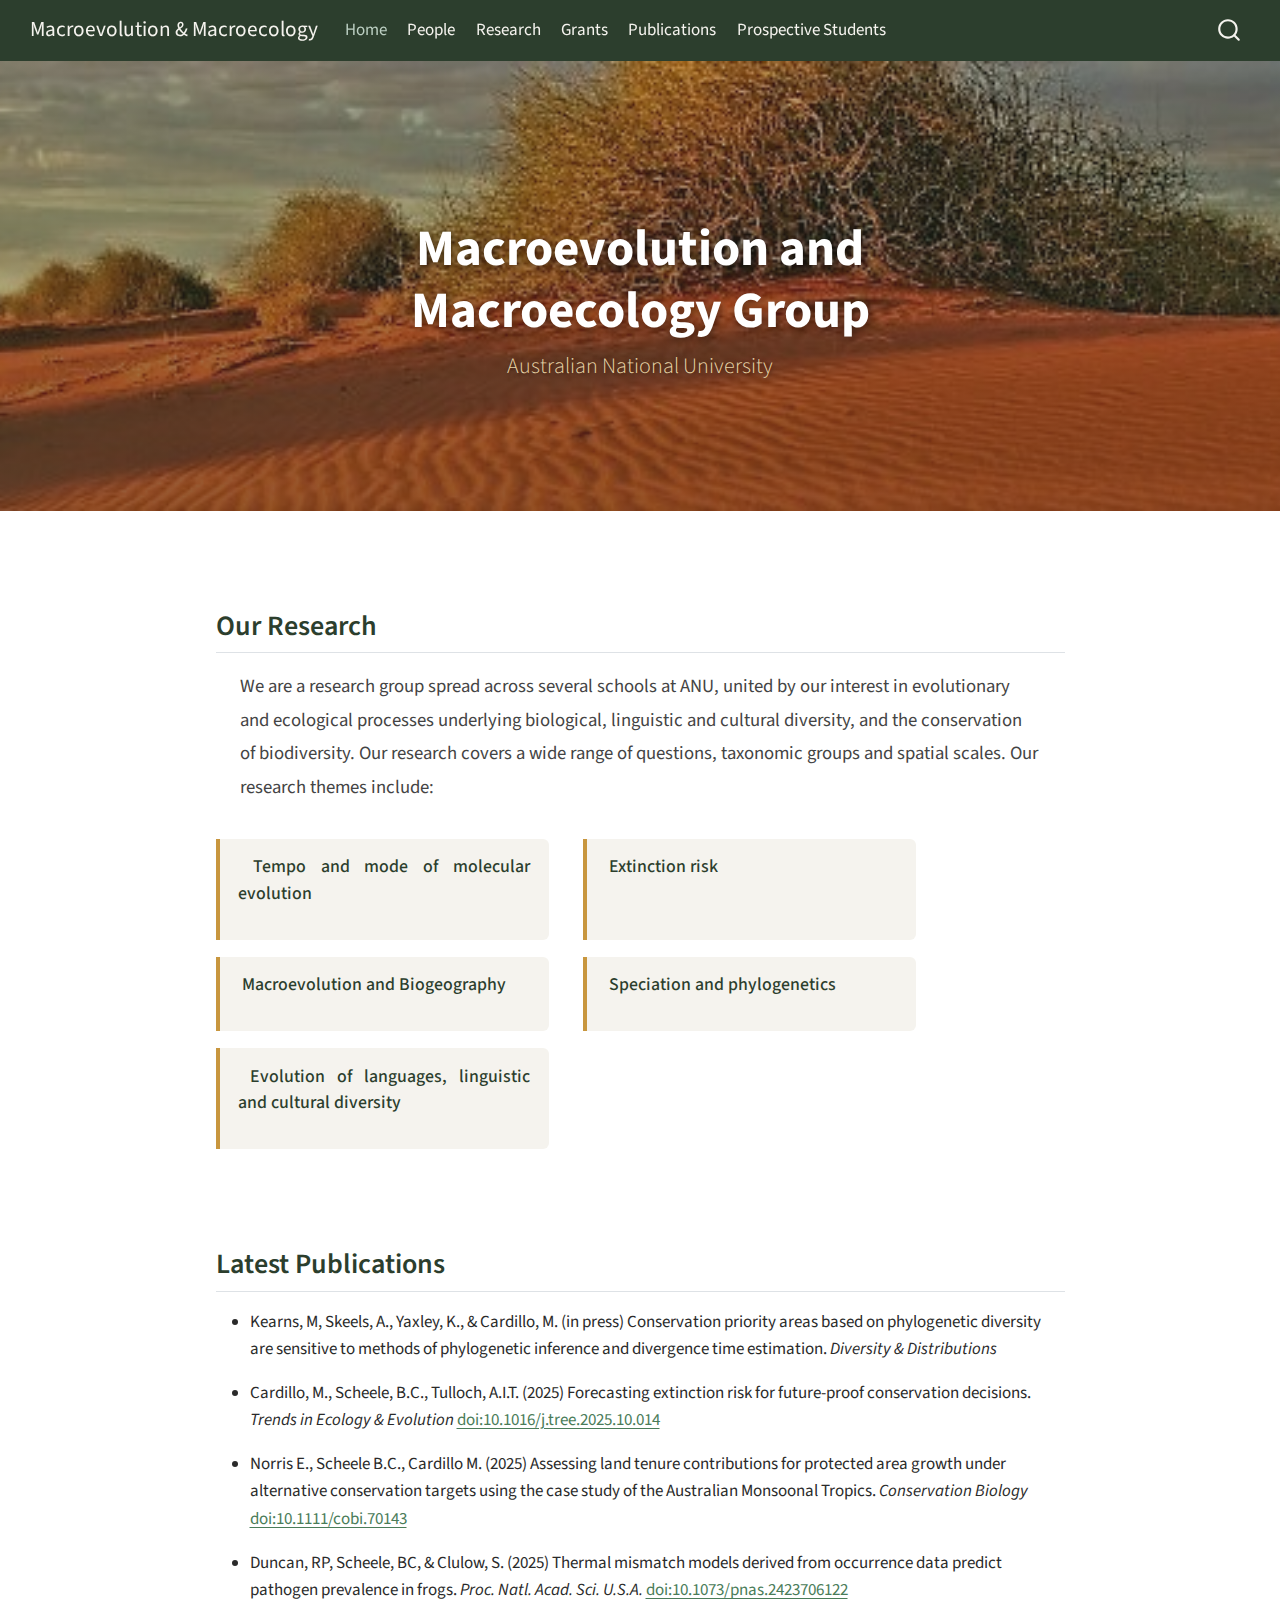
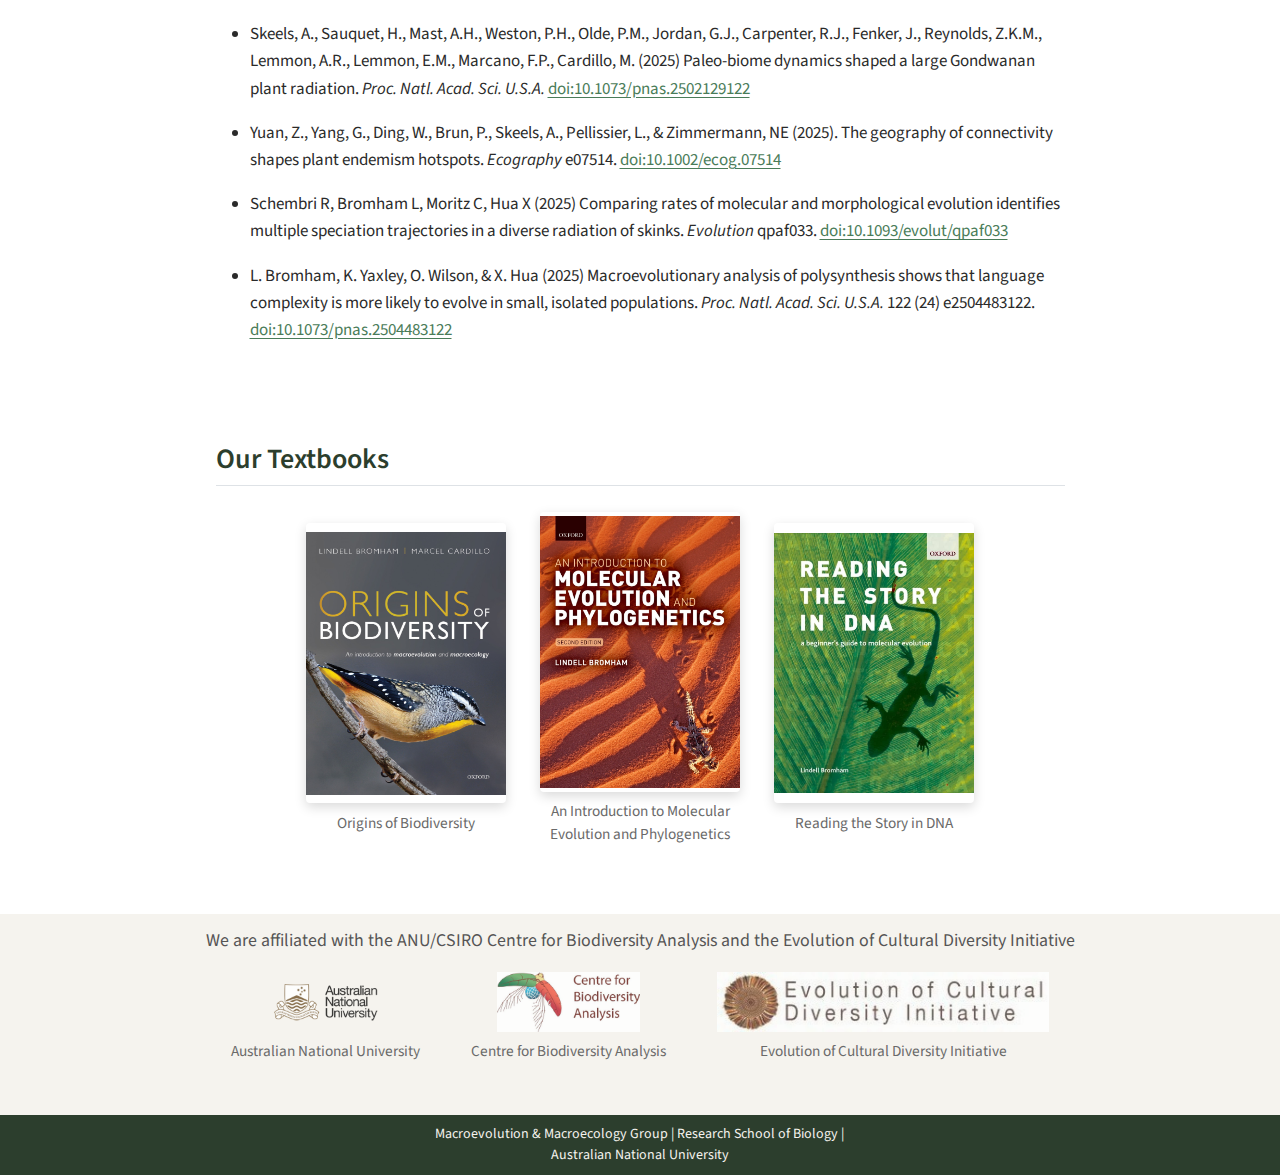
<file: docs/index.html>
<!DOCTYPE html>
<html xmlns="http://www.w3.org/1999/xhtml" lang="en" xml:lang="en"><head>

<meta charset="utf-8">
<meta name="generator" content="quarto-1.7.32">

<meta name="viewport" content="width=device-width, initial-scale=1.0, user-scalable=yes">


<title>Macroevolution &amp; Macroecology</title>
<style>
code{white-space: pre-wrap;}
span.smallcaps{font-variant: small-caps;}
div.columns{display: flex; gap: min(4vw, 1.5em);}
div.column{flex: auto; overflow-x: auto;}
div.hanging-indent{margin-left: 1.5em; text-indent: -1.5em;}
ul.task-list{list-style: none;}
ul.task-list li input[type="checkbox"] {
  width: 0.8em;
  margin: 0 0.8em 0.2em -1em; /* quarto-specific, see https://github.com/quarto-dev/quarto-cli/issues/4556 */ 
  vertical-align: middle;
}
</style>


<script src="site_libs/quarto-nav/quarto-nav.js"></script>
<script src="site_libs/quarto-nav/headroom.min.js"></script>
<script src="site_libs/clipboard/clipboard.min.js"></script>
<script src="site_libs/quarto-search/autocomplete.umd.js"></script>
<script src="site_libs/quarto-search/fuse.min.js"></script>
<script src="site_libs/quarto-search/quarto-search.js"></script>
<meta name="quarto:offset" content="./">
<link href="./images/favicon.png" rel="icon" type="image/png">
<script src="site_libs/quarto-html/quarto.js" type="module"></script>
<script src="site_libs/quarto-html/tabsets/tabsets.js" type="module"></script>
<script src="site_libs/quarto-html/popper.min.js"></script>
<script src="site_libs/quarto-html/tippy.umd.min.js"></script>
<script src="site_libs/quarto-html/anchor.min.js"></script>
<link href="site_libs/quarto-html/tippy.css" rel="stylesheet">
<link href="site_libs/quarto-html/quarto-syntax-highlighting-37eea08aefeeee20ff55810ff984fec1.css" rel="stylesheet" id="quarto-text-highlighting-styles">
<script src="site_libs/bootstrap/bootstrap.min.js"></script>
<link href="site_libs/bootstrap/bootstrap-icons.css" rel="stylesheet">
<link href="site_libs/bootstrap/bootstrap-b76cdb637123fc19a789548712f38062.min.css" rel="stylesheet" append-hash="true" id="quarto-bootstrap" data-mode="light">
<script src="site_libs/quarto-contrib/iconify-3.0.0/iconify-icon.min.js"></script>
<script id="quarto-search-options" type="application/json">{
  "location": "navbar",
  "copy-button": false,
  "collapse-after": 3,
  "panel-placement": "end",
  "type": "overlay",
  "limit": 50,
  "keyboard-shortcut": [
    "f",
    "/",
    "s"
  ],
  "show-item-context": false,
  "language": {
    "search-no-results-text": "No results",
    "search-matching-documents-text": "matching documents",
    "search-copy-link-title": "Copy link to search",
    "search-hide-matches-text": "Hide additional matches",
    "search-more-match-text": "more match in this document",
    "search-more-matches-text": "more matches in this document",
    "search-clear-button-title": "Clear",
    "search-text-placeholder": "",
    "search-detached-cancel-button-title": "Cancel",
    "search-submit-button-title": "Submit",
    "search-label": "Search"
  }
}</script>


<link rel="stylesheet" href="styles.css">
</head>

<body class="nav-fixed fullcontent quarto-light">

<div id="quarto-search-results"></div>
  <header id="quarto-header" class="headroom fixed-top">
    <nav class="navbar navbar-expand-lg " data-bs-theme="dark">
      <div class="navbar-container container-fluid">
      <div class="navbar-brand-container mx-auto">
    <a class="navbar-brand" href="./index.html">
    <span class="navbar-title">Macroevolution &amp; Macroecology</span>
    </a>
  </div>
            <div id="quarto-search" class="" title="Search"></div>
          <button class="navbar-toggler" type="button" data-bs-toggle="collapse" data-bs-target="#navbarCollapse" aria-controls="navbarCollapse" role="menu" aria-expanded="false" aria-label="Toggle navigation" onclick="if (window.quartoToggleHeadroom) { window.quartoToggleHeadroom(); }">
  <span class="navbar-toggler-icon"></span>
</button>
          <div class="collapse navbar-collapse" id="navbarCollapse">
            <ul class="navbar-nav navbar-nav-scroll me-auto">
  <li class="nav-item">
    <a class="nav-link active" href="./index.html" aria-current="page"> 
<span class="menu-text">Home</span></a>
  </li>  
  <li class="nav-item">
    <a class="nav-link" href="./people.html"> 
<span class="menu-text">People</span></a>
  </li>  
  <li class="nav-item">
    <a class="nav-link" href="./research.html"> 
<span class="menu-text">Research</span></a>
  </li>  
  <li class="nav-item">
    <a class="nav-link" href="./projects.html"> 
<span class="menu-text">Grants</span></a>
  </li>  
  <li class="nav-item">
    <a class="nav-link" href="./publications.html"> 
<span class="menu-text">Publications</span></a>
  </li>  
  <li class="nav-item">
    <a class="nav-link" href="./students.html"> 
<span class="menu-text">Prospective Students</span></a>
  </li>  
</ul>
          </div> <!-- /navcollapse -->
            <div class="quarto-navbar-tools">
</div>
      </div> <!-- /container-fluid -->
    </nav>
</header>
<!-- content -->
<div id="quarto-content" class="quarto-container page-layout-custom page-navbar">
<!-- sidebar -->
<!-- margin-sidebar -->
<!-- main -->




<div class="hero-banner" style="background-image: url('images/banner.jpg');">
<section id="macroevolution-and-macroecology-group" class="level1 hero-content">
<h1>Macroevolution and Macroecology Group</h1>
<p><span class="subtitle">Australian National University</span></p>
</section>
</div>
<section id="our-research" class="level2 section-block">
<h2 data-anchor-id="our-research">Our Research</h2>
<div class="intro-text">
<p>We are a research group spread across several schools at ANU, united by our interest in evolutionary and ecological processes underlying biological, linguistic and cultural diversity, and the conservation of biodiversity. Our research covers a wide range of questions, taxonomic groups and spatial scales. Our research themes include:</p>
</div>
<div class="research-themes">
<div class="theme-item">
<p><iconify-icon role="img" inline="" icon="mdi:dna" aria-label="Icon dna from mdi Iconify.design set." title="Icon dna from mdi Iconify.design set."></iconify-icon> <a href="./research.html#tempo-mode">Tempo and mode of molecular evolution</a></p>
</div>
<div class="theme-item">
<p><iconify-icon role="img" inline="" icon="mdi:shield-nature" aria-label="Icon shield-nature from mdi Iconify.design set." title="Icon shield-nature from mdi Iconify.design set."></iconify-icon> <a href="./research.html#extinction-risk">Extinction risk</a></p>
</div>
<div class="theme-item">
<p><iconify-icon role="img" inline="" icon="mdi:earth" aria-label="Icon earth from mdi Iconify.design set." title="Icon earth from mdi Iconify.design set."></iconify-icon> <a href="./research.html#macroevolution-biogeography">Macroevolution and Biogeography</a></p>
</div>
<div class="theme-item">
<p><iconify-icon role="img" inline="" icon="mdi:source-branch" aria-label="Icon source-branch from mdi Iconify.design set." title="Icon source-branch from mdi Iconify.design set."></iconify-icon> <a href="./research.html#speciation-phylogenetics">Speciation and phylogenetics</a></p>
</div>
<div class="theme-item">
<p><iconify-icon role="img" inline="" icon="mdi:translate" aria-label="Icon translate from mdi Iconify.design set." title="Icon translate from mdi Iconify.design set."></iconify-icon> <a href="./research.html#language-culture">Evolution of languages, linguistic and cultural diversity</a></p>
</div>
</div>
</section>
<section id="latest-publications" class="level2 section-block">
<h2 data-anchor-id="latest-publications">Latest Publications</h2>
<ul>
<li><p>Kearns, M, Skeels, A., Yaxley, K., &amp; Cardillo, M. (in press) Conservation priority areas based on phylogenetic diversity are sensitive to methods of phylogenetic inference and divergence time estimation. <em>Diversity &amp; Distributions</em></p></li>
<li><p>Cardillo, M., Scheele, B.C., Tulloch, A.I.T. (2025) Forecasting extinction risk for future-proof conservation decisions. <em>Trends in Ecology &amp; Evolution</em> <a href="https://doi.org/10.1016/j.tree.2025.10.014">doi:10.1016/j.tree.2025.10.014</a></p></li>
<li><p>Norris E., Scheele B.C., Cardillo M. (2025) Assessing land tenure contributions for protected area growth under alternative conservation targets using the case study of the Australian Monsoonal Tropics. <em>Conservation Biology</em> <a href="https://conbio.onlinelibrary.wiley.com/doi/10.1111/cobi.70143">doi:10.1111/cobi.70143</a></p></li>
<li><p>Duncan, RP, Scheele, BC, &amp; Clulow, S. (2025) Thermal mismatch models derived from occurrence data predict pathogen prevalence in frogs. <em>Proc. Natl. Acad. Sci. U.S.A.</em> <a href="https://www.pnas.org/doi/10.1073/pnas.2423706122">doi:10.1073/pnas.2423706122</a></p></li>
<li><p>Skeels, A., Sauquet, H., Mast, A.H., Weston, P.H., Olde, P.M., Jordan, G.J., Carpenter, R.J., Fenker, J., Reynolds, Z.K.M., Lemmon, A.R., Lemmon, E.M., Marcano, F.P., Cardillo, M. (2025) Paleo-biome dynamics shaped a large Gondwanan plant radiation. <em>Proc. Natl. Acad. Sci. U.S.A.</em> <a href="https://doi.org/10.1073/pnas.2502129122">doi:10.1073/pnas.2502129122</a></p></li>
<li><p>Yuan, Z., Yang, G., Ding, W., Brun, P., Skeels, A., Pellissier, L., &amp; Zimmermann, NE (2025). The geography of connectivity shapes plant endemism hotspots. <em>Ecography</em> e07514. <a href="https://doi.org/10.1002/ecog.07514">doi:10.1002/ecog.07514</a></p></li>
<li><p>Schembri R, Bromham L, Moritz C, Hua X (2025) Comparing rates of molecular and morphological evolution identifies multiple speciation trajectories in a diverse radiation of skinks. <em>Evolution</em> qpaf033. <a href="https://doi.org/10.1093/evolut/qpaf033">doi:10.1093/evolut/qpaf033</a></p></li>
<li><p>L. Bromham, K. Yaxley, O. Wilson, &amp; X. Hua (2025) Macroevolutionary analysis of polysynthesis shows that language complexity is more likely to evolve in small, isolated populations. <em>Proc. Natl. Acad. Sci. U.S.A.</em> 122 (24) e2504483122. <a href="https://doi.org/10.1073/pnas.2504483122">doi:10.1073/pnas.2504483122</a></p></li>
</ul>
</section>
<section id="our-textbooks" class="level2 section-block">
<h2 data-anchor-id="our-textbooks">Our Textbooks</h2>
<div class="textbook-grid">
<div class="textbook-item">
<div class="quarto-figure quarto-figure-center">
<figure class="figure">
<p><img src="images/textbook-origins.jpg" class="img-fluid figure-img"></p>
<figcaption>Origins of Biodiversity</figcaption>
</figure>
</div>
</div>
<div class="textbook-item">
<div class="quarto-figure quarto-figure-center">
<figure class="figure">
<p><img src="images/textbook-molevo.jpg" class="img-fluid figure-img"></p>
<figcaption>An Introduction to Molecular Evolution and Phylogenetics</figcaption>
</figure>
</div>
</div>
<div class="textbook-item">
<div class="quarto-figure quarto-figure-center">
<figure class="figure">
<p><img src="images/textbook-dna.jpg" class="img-fluid figure-img"></p>
<figcaption>Reading the Story in DNA</figcaption>
</figure>
</div>
</div>
</div>
</section>
<div class="affiliations-bar">
<p>We are affiliated with the ANU/CSIRO Centre for Biodiversity Analysis and the Evolution of Cultural Diversity Initiative</p>
<div class="affiliation-logos">
<div class="quarto-figure quarto-figure-center">
<figure class="figure">
<p><img src="images/logo-anu.png" class="affiliation-logo img-fluid figure-img"></p>
<figcaption>Australian National University</figcaption>
</figure>
</div>
<div class="quarto-figure quarto-figure-center">
<figure class="figure">
<p><img src="images/logo-cba.jpg" class="affiliation-logo img-fluid figure-img"></p>
<figcaption>Centre for Biodiversity Analysis</figcaption>
</figure>
</div>
<div class="quarto-figure quarto-figure-center">
<figure class="figure">
<p><img src="images/logo-ecdi.jpg" class="affiliation-logo img-fluid figure-img"></p>
<figcaption>Evolution of Cultural Diversity Initiative</figcaption>
</figure>
</div>
</div>
</div>




<script id="quarto-html-after-body" type="application/javascript">
  window.document.addEventListener("DOMContentLoaded", function (event) {
    const icon = "";
    const anchorJS = new window.AnchorJS();
    anchorJS.options = {
      placement: 'right',
      icon: icon
    };
    anchorJS.add('.anchored');
    const isCodeAnnotation = (el) => {
      for (const clz of el.classList) {
        if (clz.startsWith('code-annotation-')) {                     
          return true;
        }
      }
      return false;
    }
    const onCopySuccess = function(e) {
      // button target
      const button = e.trigger;
      // don't keep focus
      button.blur();
      // flash "checked"
      button.classList.add('code-copy-button-checked');
      var currentTitle = button.getAttribute("title");
      button.setAttribute("title", "Copied!");
      let tooltip;
      if (window.bootstrap) {
        button.setAttribute("data-bs-toggle", "tooltip");
        button.setAttribute("data-bs-placement", "left");
        button.setAttribute("data-bs-title", "Copied!");
        tooltip = new bootstrap.Tooltip(button, 
          { trigger: "manual", 
            customClass: "code-copy-button-tooltip",
            offset: [0, -8]});
        tooltip.show();    
      }
      setTimeout(function() {
        if (tooltip) {
          tooltip.hide();
          button.removeAttribute("data-bs-title");
          button.removeAttribute("data-bs-toggle");
          button.removeAttribute("data-bs-placement");
        }
        button.setAttribute("title", currentTitle);
        button.classList.remove('code-copy-button-checked');
      }, 1000);
      // clear code selection
      e.clearSelection();
    }
    const getTextToCopy = function(trigger) {
        const codeEl = trigger.previousElementSibling.cloneNode(true);
        for (const childEl of codeEl.children) {
          if (isCodeAnnotation(childEl)) {
            childEl.remove();
          }
        }
        return codeEl.innerText;
    }
    const clipboard = new window.ClipboardJS('.code-copy-button:not([data-in-quarto-modal])', {
      text: getTextToCopy
    });
    clipboard.on('success', onCopySuccess);
    if (window.document.getElementById('quarto-embedded-source-code-modal')) {
      const clipboardModal = new window.ClipboardJS('.code-copy-button[data-in-quarto-modal]', {
        text: getTextToCopy,
        container: window.document.getElementById('quarto-embedded-source-code-modal')
      });
      clipboardModal.on('success', onCopySuccess);
    }
      var localhostRegex = new RegExp(/^(?:http|https):\/\/localhost\:?[0-9]*\//);
      var mailtoRegex = new RegExp(/^mailto:/);
        var filterRegex = new RegExp('/' + window.location.host + '/');
      var isInternal = (href) => {
          return filterRegex.test(href) || localhostRegex.test(href) || mailtoRegex.test(href);
      }
      // Inspect non-navigation links and adorn them if external
     var links = window.document.querySelectorAll('a[href]:not(.nav-link):not(.navbar-brand):not(.toc-action):not(.sidebar-link):not(.sidebar-item-toggle):not(.pagination-link):not(.no-external):not([aria-hidden]):not(.dropdown-item):not(.quarto-navigation-tool):not(.about-link)');
      for (var i=0; i<links.length; i++) {
        const link = links[i];
        if (!isInternal(link.href)) {
          // undo the damage that might have been done by quarto-nav.js in the case of
          // links that we want to consider external
          if (link.dataset.originalHref !== undefined) {
            link.href = link.dataset.originalHref;
          }
        }
      }
    function tippyHover(el, contentFn, onTriggerFn, onUntriggerFn) {
      const config = {
        allowHTML: true,
        maxWidth: 500,
        delay: 100,
        arrow: false,
        appendTo: function(el) {
            return el.parentElement;
        },
        interactive: true,
        interactiveBorder: 10,
        theme: 'quarto',
        placement: 'bottom-start',
      };
      if (contentFn) {
        config.content = contentFn;
      }
      if (onTriggerFn) {
        config.onTrigger = onTriggerFn;
      }
      if (onUntriggerFn) {
        config.onUntrigger = onUntriggerFn;
      }
      window.tippy(el, config); 
    }
    const noterefs = window.document.querySelectorAll('a[role="doc-noteref"]');
    for (var i=0; i<noterefs.length; i++) {
      const ref = noterefs[i];
      tippyHover(ref, function() {
        // use id or data attribute instead here
        let href = ref.getAttribute('data-footnote-href') || ref.getAttribute('href');
        try { href = new URL(href).hash; } catch {}
        const id = href.replace(/^#\/?/, "");
        const note = window.document.getElementById(id);
        if (note) {
          return note.innerHTML;
        } else {
          return "";
        }
      });
    }
    const xrefs = window.document.querySelectorAll('a.quarto-xref');
    const processXRef = (id, note) => {
      // Strip column container classes
      const stripColumnClz = (el) => {
        el.classList.remove("page-full", "page-columns");
        if (el.children) {
          for (const child of el.children) {
            stripColumnClz(child);
          }
        }
      }
      stripColumnClz(note)
      if (id === null || id.startsWith('sec-')) {
        // Special case sections, only their first couple elements
        const container = document.createElement("div");
        if (note.children && note.children.length > 2) {
          container.appendChild(note.children[0].cloneNode(true));
          for (let i = 1; i < note.children.length; i++) {
            const child = note.children[i];
            if (child.tagName === "P" && child.innerText === "") {
              continue;
            } else {
              container.appendChild(child.cloneNode(true));
              break;
            }
          }
          if (window.Quarto?.typesetMath) {
            window.Quarto.typesetMath(container);
          }
          return container.innerHTML
        } else {
          if (window.Quarto?.typesetMath) {
            window.Quarto.typesetMath(note);
          }
          return note.innerHTML;
        }
      } else {
        // Remove any anchor links if they are present
        const anchorLink = note.querySelector('a.anchorjs-link');
        if (anchorLink) {
          anchorLink.remove();
        }
        if (window.Quarto?.typesetMath) {
          window.Quarto.typesetMath(note);
        }
        if (note.classList.contains("callout")) {
          return note.outerHTML;
        } else {
          return note.innerHTML;
        }
      }
    }
    for (var i=0; i<xrefs.length; i++) {
      const xref = xrefs[i];
      tippyHover(xref, undefined, function(instance) {
        instance.disable();
        let url = xref.getAttribute('href');
        let hash = undefined; 
        if (url.startsWith('#')) {
          hash = url;
        } else {
          try { hash = new URL(url).hash; } catch {}
        }
        if (hash) {
          const id = hash.replace(/^#\/?/, "");
          const note = window.document.getElementById(id);
          if (note !== null) {
            try {
              const html = processXRef(id, note.cloneNode(true));
              instance.setContent(html);
            } finally {
              instance.enable();
              instance.show();
            }
          } else {
            // See if we can fetch this
            fetch(url.split('#')[0])
            .then(res => res.text())
            .then(html => {
              const parser = new DOMParser();
              const htmlDoc = parser.parseFromString(html, "text/html");
              const note = htmlDoc.getElementById(id);
              if (note !== null) {
                const html = processXRef(id, note);
                instance.setContent(html);
              } 
            }).finally(() => {
              instance.enable();
              instance.show();
            });
          }
        } else {
          // See if we can fetch a full url (with no hash to target)
          // This is a special case and we should probably do some content thinning / targeting
          fetch(url)
          .then(res => res.text())
          .then(html => {
            const parser = new DOMParser();
            const htmlDoc = parser.parseFromString(html, "text/html");
            const note = htmlDoc.querySelector('main.content');
            if (note !== null) {
              // This should only happen for chapter cross references
              // (since there is no id in the URL)
              // remove the first header
              if (note.children.length > 0 && note.children[0].tagName === "HEADER") {
                note.children[0].remove();
              }
              const html = processXRef(null, note);
              instance.setContent(html);
            } 
          }).finally(() => {
            instance.enable();
            instance.show();
          });
        }
      }, function(instance) {
      });
    }
        let selectedAnnoteEl;
        const selectorForAnnotation = ( cell, annotation) => {
          let cellAttr = 'data-code-cell="' + cell + '"';
          let lineAttr = 'data-code-annotation="' +  annotation + '"';
          const selector = 'span[' + cellAttr + '][' + lineAttr + ']';
          return selector;
        }
        const selectCodeLines = (annoteEl) => {
          const doc = window.document;
          const targetCell = annoteEl.getAttribute("data-target-cell");
          const targetAnnotation = annoteEl.getAttribute("data-target-annotation");
          const annoteSpan = window.document.querySelector(selectorForAnnotation(targetCell, targetAnnotation));
          const lines = annoteSpan.getAttribute("data-code-lines").split(",");
          const lineIds = lines.map((line) => {
            return targetCell + "-" + line;
          })
          let top = null;
          let height = null;
          let parent = null;
          if (lineIds.length > 0) {
              //compute the position of the single el (top and bottom and make a div)
              const el = window.document.getElementById(lineIds[0]);
              top = el.offsetTop;
              height = el.offsetHeight;
              parent = el.parentElement.parentElement;
            if (lineIds.length > 1) {
              const lastEl = window.document.getElementById(lineIds[lineIds.length - 1]);
              const bottom = lastEl.offsetTop + lastEl.offsetHeight;
              height = bottom - top;
            }
            if (top !== null && height !== null && parent !== null) {
              // cook up a div (if necessary) and position it 
              let div = window.document.getElementById("code-annotation-line-highlight");
              if (div === null) {
                div = window.document.createElement("div");
                div.setAttribute("id", "code-annotation-line-highlight");
                div.style.position = 'absolute';
                parent.appendChild(div);
              }
              div.style.top = top - 2 + "px";
              div.style.height = height + 4 + "px";
              div.style.left = 0;
              let gutterDiv = window.document.getElementById("code-annotation-line-highlight-gutter");
              if (gutterDiv === null) {
                gutterDiv = window.document.createElement("div");
                gutterDiv.setAttribute("id", "code-annotation-line-highlight-gutter");
                gutterDiv.style.position = 'absolute';
                const codeCell = window.document.getElementById(targetCell);
                const gutter = codeCell.querySelector('.code-annotation-gutter');
                gutter.appendChild(gutterDiv);
              }
              gutterDiv.style.top = top - 2 + "px";
              gutterDiv.style.height = height + 4 + "px";
            }
            selectedAnnoteEl = annoteEl;
          }
        };
        const unselectCodeLines = () => {
          const elementsIds = ["code-annotation-line-highlight", "code-annotation-line-highlight-gutter"];
          elementsIds.forEach((elId) => {
            const div = window.document.getElementById(elId);
            if (div) {
              div.remove();
            }
          });
          selectedAnnoteEl = undefined;
        };
          // Handle positioning of the toggle
      window.addEventListener(
        "resize",
        throttle(() => {
          elRect = undefined;
          if (selectedAnnoteEl) {
            selectCodeLines(selectedAnnoteEl);
          }
        }, 10)
      );
      function throttle(fn, ms) {
      let throttle = false;
      let timer;
        return (...args) => {
          if(!throttle) { // first call gets through
              fn.apply(this, args);
              throttle = true;
          } else { // all the others get throttled
              if(timer) clearTimeout(timer); // cancel #2
              timer = setTimeout(() => {
                fn.apply(this, args);
                timer = throttle = false;
              }, ms);
          }
        };
      }
        // Attach click handler to the DT
        const annoteDls = window.document.querySelectorAll('dt[data-target-cell]');
        for (const annoteDlNode of annoteDls) {
          annoteDlNode.addEventListener('click', (event) => {
            const clickedEl = event.target;
            if (clickedEl !== selectedAnnoteEl) {
              unselectCodeLines();
              const activeEl = window.document.querySelector('dt[data-target-cell].code-annotation-active');
              if (activeEl) {
                activeEl.classList.remove('code-annotation-active');
              }
              selectCodeLines(clickedEl);
              clickedEl.classList.add('code-annotation-active');
            } else {
              // Unselect the line
              unselectCodeLines();
              clickedEl.classList.remove('code-annotation-active');
            }
          });
        }
    const findCites = (el) => {
      const parentEl = el.parentElement;
      if (parentEl) {
        const cites = parentEl.dataset.cites;
        if (cites) {
          return {
            el,
            cites: cites.split(' ')
          };
        } else {
          return findCites(el.parentElement)
        }
      } else {
        return undefined;
      }
    };
    var bibliorefs = window.document.querySelectorAll('a[role="doc-biblioref"]');
    for (var i=0; i<bibliorefs.length; i++) {
      const ref = bibliorefs[i];
      const citeInfo = findCites(ref);
      if (citeInfo) {
        tippyHover(citeInfo.el, function() {
          var popup = window.document.createElement('div');
          citeInfo.cites.forEach(function(cite) {
            var citeDiv = window.document.createElement('div');
            citeDiv.classList.add('hanging-indent');
            citeDiv.classList.add('csl-entry');
            var biblioDiv = window.document.getElementById('ref-' + cite);
            if (biblioDiv) {
              citeDiv.innerHTML = biblioDiv.innerHTML;
            }
            popup.appendChild(citeDiv);
          });
          return popup.innerHTML;
        });
      }
    }
  });
  </script>
</div> <!-- /content -->
<footer class="footer">
  <div class="nav-footer">
    <div class="nav-footer-left">
      &nbsp;
    </div>   
    <div class="nav-footer-center">
<p>Macroevolution &amp; Macroecology Group | Research School of Biology | Australian National University</p>
</div>
    <div class="nav-footer-right">
      &nbsp;
    </div>
  </div>
</footer>




</body></html>
</file>
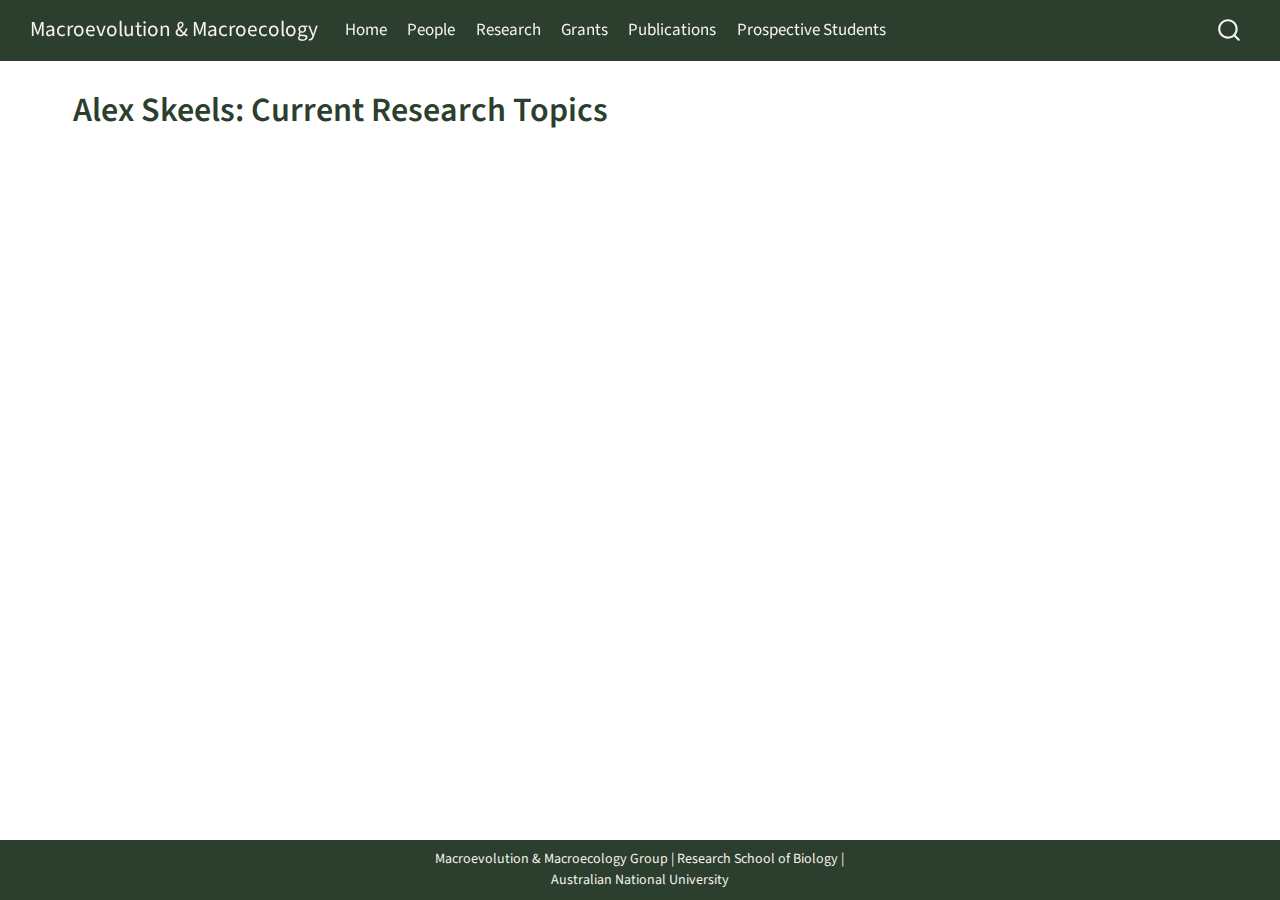
<file: docs/alex-projects.html>
<!DOCTYPE html>
<html xmlns="http://www.w3.org/1999/xhtml" lang="en" xml:lang="en"><head>

<meta charset="utf-8">
<meta name="generator" content="quarto-1.7.32">

<meta name="viewport" content="width=device-width, initial-scale=1.0, user-scalable=yes">


<title>Alex Skeels: Current Research Topics – Macroevolution &amp; Macroecology</title>
<style>
code{white-space: pre-wrap;}
span.smallcaps{font-variant: small-caps;}
div.columns{display: flex; gap: min(4vw, 1.5em);}
div.column{flex: auto; overflow-x: auto;}
div.hanging-indent{margin-left: 1.5em; text-indent: -1.5em;}
ul.task-list{list-style: none;}
ul.task-list li input[type="checkbox"] {
  width: 0.8em;
  margin: 0 0.8em 0.2em -1em; /* quarto-specific, see https://github.com/quarto-dev/quarto-cli/issues/4556 */ 
  vertical-align: middle;
}
</style>


<script src="site_libs/quarto-nav/quarto-nav.js"></script>
<script src="site_libs/quarto-nav/headroom.min.js"></script>
<script src="site_libs/clipboard/clipboard.min.js"></script>
<script src="site_libs/quarto-search/autocomplete.umd.js"></script>
<script src="site_libs/quarto-search/fuse.min.js"></script>
<script src="site_libs/quarto-search/quarto-search.js"></script>
<meta name="quarto:offset" content="./">
<link href="./images/favicon.png" rel="icon" type="image/png">
<script src="site_libs/quarto-html/quarto.js" type="module"></script>
<script src="site_libs/quarto-html/tabsets/tabsets.js" type="module"></script>
<script src="site_libs/quarto-html/popper.min.js"></script>
<script src="site_libs/quarto-html/tippy.umd.min.js"></script>
<script src="site_libs/quarto-html/anchor.min.js"></script>
<link href="site_libs/quarto-html/tippy.css" rel="stylesheet">
<link href="site_libs/quarto-html/quarto-syntax-highlighting-37eea08aefeeee20ff55810ff984fec1.css" rel="stylesheet" id="quarto-text-highlighting-styles">
<script src="site_libs/bootstrap/bootstrap.min.js"></script>
<link href="site_libs/bootstrap/bootstrap-icons.css" rel="stylesheet">
<link href="site_libs/bootstrap/bootstrap-b76cdb637123fc19a789548712f38062.min.css" rel="stylesheet" append-hash="true" id="quarto-bootstrap" data-mode="light">
<script id="quarto-search-options" type="application/json">{
  "location": "navbar",
  "copy-button": false,
  "collapse-after": 3,
  "panel-placement": "end",
  "type": "overlay",
  "limit": 50,
  "keyboard-shortcut": [
    "f",
    "/",
    "s"
  ],
  "show-item-context": false,
  "language": {
    "search-no-results-text": "No results",
    "search-matching-documents-text": "matching documents",
    "search-copy-link-title": "Copy link to search",
    "search-hide-matches-text": "Hide additional matches",
    "search-more-match-text": "more match in this document",
    "search-more-matches-text": "more matches in this document",
    "search-clear-button-title": "Clear",
    "search-text-placeholder": "",
    "search-detached-cancel-button-title": "Cancel",
    "search-submit-button-title": "Submit",
    "search-label": "Search"
  }
}</script>


<link rel="stylesheet" href="styles.css">
</head>

<body class="nav-fixed quarto-light">

<div id="quarto-search-results"></div>
  <header id="quarto-header" class="headroom fixed-top">
    <nav class="navbar navbar-expand-lg " data-bs-theme="dark">
      <div class="navbar-container container-fluid">
      <div class="navbar-brand-container mx-auto">
    <a class="navbar-brand" href="./index.html">
    <span class="navbar-title">Macroevolution &amp; Macroecology</span>
    </a>
  </div>
            <div id="quarto-search" class="" title="Search"></div>
          <button class="navbar-toggler" type="button" data-bs-toggle="collapse" data-bs-target="#navbarCollapse" aria-controls="navbarCollapse" role="menu" aria-expanded="false" aria-label="Toggle navigation" onclick="if (window.quartoToggleHeadroom) { window.quartoToggleHeadroom(); }">
  <span class="navbar-toggler-icon"></span>
</button>
          <div class="collapse navbar-collapse" id="navbarCollapse">
            <ul class="navbar-nav navbar-nav-scroll me-auto">
  <li class="nav-item">
    <a class="nav-link" href="./index.html"> 
<span class="menu-text">Home</span></a>
  </li>  
  <li class="nav-item">
    <a class="nav-link" href="./people.html"> 
<span class="menu-text">People</span></a>
  </li>  
  <li class="nav-item">
    <a class="nav-link" href="./research.html"> 
<span class="menu-text">Research</span></a>
  </li>  
  <li class="nav-item">
    <a class="nav-link" href="./projects.html"> 
<span class="menu-text">Grants</span></a>
  </li>  
  <li class="nav-item">
    <a class="nav-link" href="./publications.html"> 
<span class="menu-text">Publications</span></a>
  </li>  
  <li class="nav-item">
    <a class="nav-link" href="./students.html"> 
<span class="menu-text">Prospective Students</span></a>
  </li>  
</ul>
          </div> <!-- /navcollapse -->
            <div class="quarto-navbar-tools">
</div>
      </div> <!-- /container-fluid -->
    </nav>
</header>
<!-- content -->
<div id="quarto-content" class="quarto-container page-columns page-rows-contents page-layout-full page-navbar">
<!-- sidebar -->
<!-- margin-sidebar -->
    
<!-- main -->
<main class="content column-page" id="quarto-document-content">

<header id="title-block-header" class="quarto-title-block default">
<div class="quarto-title">
<h1 class="title">Alex Skeels: Current Research Topics</h1>
</div>



<div class="quarto-title-meta column-page">

    
  
    
  </div>
  


</header>


<div class="section-block">

</div>



</main> <!-- /main -->
<script id="quarto-html-after-body" type="application/javascript">
  window.document.addEventListener("DOMContentLoaded", function (event) {
    const icon = "";
    const anchorJS = new window.AnchorJS();
    anchorJS.options = {
      placement: 'right',
      icon: icon
    };
    anchorJS.add('.anchored');
    const isCodeAnnotation = (el) => {
      for (const clz of el.classList) {
        if (clz.startsWith('code-annotation-')) {                     
          return true;
        }
      }
      return false;
    }
    const onCopySuccess = function(e) {
      // button target
      const button = e.trigger;
      // don't keep focus
      button.blur();
      // flash "checked"
      button.classList.add('code-copy-button-checked');
      var currentTitle = button.getAttribute("title");
      button.setAttribute("title", "Copied!");
      let tooltip;
      if (window.bootstrap) {
        button.setAttribute("data-bs-toggle", "tooltip");
        button.setAttribute("data-bs-placement", "left");
        button.setAttribute("data-bs-title", "Copied!");
        tooltip = new bootstrap.Tooltip(button, 
          { trigger: "manual", 
            customClass: "code-copy-button-tooltip",
            offset: [0, -8]});
        tooltip.show();    
      }
      setTimeout(function() {
        if (tooltip) {
          tooltip.hide();
          button.removeAttribute("data-bs-title");
          button.removeAttribute("data-bs-toggle");
          button.removeAttribute("data-bs-placement");
        }
        button.setAttribute("title", currentTitle);
        button.classList.remove('code-copy-button-checked');
      }, 1000);
      // clear code selection
      e.clearSelection();
    }
    const getTextToCopy = function(trigger) {
        const codeEl = trigger.previousElementSibling.cloneNode(true);
        for (const childEl of codeEl.children) {
          if (isCodeAnnotation(childEl)) {
            childEl.remove();
          }
        }
        return codeEl.innerText;
    }
    const clipboard = new window.ClipboardJS('.code-copy-button:not([data-in-quarto-modal])', {
      text: getTextToCopy
    });
    clipboard.on('success', onCopySuccess);
    if (window.document.getElementById('quarto-embedded-source-code-modal')) {
      const clipboardModal = new window.ClipboardJS('.code-copy-button[data-in-quarto-modal]', {
        text: getTextToCopy,
        container: window.document.getElementById('quarto-embedded-source-code-modal')
      });
      clipboardModal.on('success', onCopySuccess);
    }
      var localhostRegex = new RegExp(/^(?:http|https):\/\/localhost\:?[0-9]*\//);
      var mailtoRegex = new RegExp(/^mailto:/);
        var filterRegex = new RegExp('/' + window.location.host + '/');
      var isInternal = (href) => {
          return filterRegex.test(href) || localhostRegex.test(href) || mailtoRegex.test(href);
      }
      // Inspect non-navigation links and adorn them if external
     var links = window.document.querySelectorAll('a[href]:not(.nav-link):not(.navbar-brand):not(.toc-action):not(.sidebar-link):not(.sidebar-item-toggle):not(.pagination-link):not(.no-external):not([aria-hidden]):not(.dropdown-item):not(.quarto-navigation-tool):not(.about-link)');
      for (var i=0; i<links.length; i++) {
        const link = links[i];
        if (!isInternal(link.href)) {
          // undo the damage that might have been done by quarto-nav.js in the case of
          // links that we want to consider external
          if (link.dataset.originalHref !== undefined) {
            link.href = link.dataset.originalHref;
          }
        }
      }
    function tippyHover(el, contentFn, onTriggerFn, onUntriggerFn) {
      const config = {
        allowHTML: true,
        maxWidth: 500,
        delay: 100,
        arrow: false,
        appendTo: function(el) {
            return el.parentElement;
        },
        interactive: true,
        interactiveBorder: 10,
        theme: 'quarto',
        placement: 'bottom-start',
      };
      if (contentFn) {
        config.content = contentFn;
      }
      if (onTriggerFn) {
        config.onTrigger = onTriggerFn;
      }
      if (onUntriggerFn) {
        config.onUntrigger = onUntriggerFn;
      }
      window.tippy(el, config); 
    }
    const noterefs = window.document.querySelectorAll('a[role="doc-noteref"]');
    for (var i=0; i<noterefs.length; i++) {
      const ref = noterefs[i];
      tippyHover(ref, function() {
        // use id or data attribute instead here
        let href = ref.getAttribute('data-footnote-href') || ref.getAttribute('href');
        try { href = new URL(href).hash; } catch {}
        const id = href.replace(/^#\/?/, "");
        const note = window.document.getElementById(id);
        if (note) {
          return note.innerHTML;
        } else {
          return "";
        }
      });
    }
    const xrefs = window.document.querySelectorAll('a.quarto-xref');
    const processXRef = (id, note) => {
      // Strip column container classes
      const stripColumnClz = (el) => {
        el.classList.remove("page-full", "page-columns");
        if (el.children) {
          for (const child of el.children) {
            stripColumnClz(child);
          }
        }
      }
      stripColumnClz(note)
      if (id === null || id.startsWith('sec-')) {
        // Special case sections, only their first couple elements
        const container = document.createElement("div");
        if (note.children && note.children.length > 2) {
          container.appendChild(note.children[0].cloneNode(true));
          for (let i = 1; i < note.children.length; i++) {
            const child = note.children[i];
            if (child.tagName === "P" && child.innerText === "") {
              continue;
            } else {
              container.appendChild(child.cloneNode(true));
              break;
            }
          }
          if (window.Quarto?.typesetMath) {
            window.Quarto.typesetMath(container);
          }
          return container.innerHTML
        } else {
          if (window.Quarto?.typesetMath) {
            window.Quarto.typesetMath(note);
          }
          return note.innerHTML;
        }
      } else {
        // Remove any anchor links if they are present
        const anchorLink = note.querySelector('a.anchorjs-link');
        if (anchorLink) {
          anchorLink.remove();
        }
        if (window.Quarto?.typesetMath) {
          window.Quarto.typesetMath(note);
        }
        if (note.classList.contains("callout")) {
          return note.outerHTML;
        } else {
          return note.innerHTML;
        }
      }
    }
    for (var i=0; i<xrefs.length; i++) {
      const xref = xrefs[i];
      tippyHover(xref, undefined, function(instance) {
        instance.disable();
        let url = xref.getAttribute('href');
        let hash = undefined; 
        if (url.startsWith('#')) {
          hash = url;
        } else {
          try { hash = new URL(url).hash; } catch {}
        }
        if (hash) {
          const id = hash.replace(/^#\/?/, "");
          const note = window.document.getElementById(id);
          if (note !== null) {
            try {
              const html = processXRef(id, note.cloneNode(true));
              instance.setContent(html);
            } finally {
              instance.enable();
              instance.show();
            }
          } else {
            // See if we can fetch this
            fetch(url.split('#')[0])
            .then(res => res.text())
            .then(html => {
              const parser = new DOMParser();
              const htmlDoc = parser.parseFromString(html, "text/html");
              const note = htmlDoc.getElementById(id);
              if (note !== null) {
                const html = processXRef(id, note);
                instance.setContent(html);
              } 
            }).finally(() => {
              instance.enable();
              instance.show();
            });
          }
        } else {
          // See if we can fetch a full url (with no hash to target)
          // This is a special case and we should probably do some content thinning / targeting
          fetch(url)
          .then(res => res.text())
          .then(html => {
            const parser = new DOMParser();
            const htmlDoc = parser.parseFromString(html, "text/html");
            const note = htmlDoc.querySelector('main.content');
            if (note !== null) {
              // This should only happen for chapter cross references
              // (since there is no id in the URL)
              // remove the first header
              if (note.children.length > 0 && note.children[0].tagName === "HEADER") {
                note.children[0].remove();
              }
              const html = processXRef(null, note);
              instance.setContent(html);
            } 
          }).finally(() => {
            instance.enable();
            instance.show();
          });
        }
      }, function(instance) {
      });
    }
        let selectedAnnoteEl;
        const selectorForAnnotation = ( cell, annotation) => {
          let cellAttr = 'data-code-cell="' + cell + '"';
          let lineAttr = 'data-code-annotation="' +  annotation + '"';
          const selector = 'span[' + cellAttr + '][' + lineAttr + ']';
          return selector;
        }
        const selectCodeLines = (annoteEl) => {
          const doc = window.document;
          const targetCell = annoteEl.getAttribute("data-target-cell");
          const targetAnnotation = annoteEl.getAttribute("data-target-annotation");
          const annoteSpan = window.document.querySelector(selectorForAnnotation(targetCell, targetAnnotation));
          const lines = annoteSpan.getAttribute("data-code-lines").split(",");
          const lineIds = lines.map((line) => {
            return targetCell + "-" + line;
          })
          let top = null;
          let height = null;
          let parent = null;
          if (lineIds.length > 0) {
              //compute the position of the single el (top and bottom and make a div)
              const el = window.document.getElementById(lineIds[0]);
              top = el.offsetTop;
              height = el.offsetHeight;
              parent = el.parentElement.parentElement;
            if (lineIds.length > 1) {
              const lastEl = window.document.getElementById(lineIds[lineIds.length - 1]);
              const bottom = lastEl.offsetTop + lastEl.offsetHeight;
              height = bottom - top;
            }
            if (top !== null && height !== null && parent !== null) {
              // cook up a div (if necessary) and position it 
              let div = window.document.getElementById("code-annotation-line-highlight");
              if (div === null) {
                div = window.document.createElement("div");
                div.setAttribute("id", "code-annotation-line-highlight");
                div.style.position = 'absolute';
                parent.appendChild(div);
              }
              div.style.top = top - 2 + "px";
              div.style.height = height + 4 + "px";
              div.style.left = 0;
              let gutterDiv = window.document.getElementById("code-annotation-line-highlight-gutter");
              if (gutterDiv === null) {
                gutterDiv = window.document.createElement("div");
                gutterDiv.setAttribute("id", "code-annotation-line-highlight-gutter");
                gutterDiv.style.position = 'absolute';
                const codeCell = window.document.getElementById(targetCell);
                const gutter = codeCell.querySelector('.code-annotation-gutter');
                gutter.appendChild(gutterDiv);
              }
              gutterDiv.style.top = top - 2 + "px";
              gutterDiv.style.height = height + 4 + "px";
            }
            selectedAnnoteEl = annoteEl;
          }
        };
        const unselectCodeLines = () => {
          const elementsIds = ["code-annotation-line-highlight", "code-annotation-line-highlight-gutter"];
          elementsIds.forEach((elId) => {
            const div = window.document.getElementById(elId);
            if (div) {
              div.remove();
            }
          });
          selectedAnnoteEl = undefined;
        };
          // Handle positioning of the toggle
      window.addEventListener(
        "resize",
        throttle(() => {
          elRect = undefined;
          if (selectedAnnoteEl) {
            selectCodeLines(selectedAnnoteEl);
          }
        }, 10)
      );
      function throttle(fn, ms) {
      let throttle = false;
      let timer;
        return (...args) => {
          if(!throttle) { // first call gets through
              fn.apply(this, args);
              throttle = true;
          } else { // all the others get throttled
              if(timer) clearTimeout(timer); // cancel #2
              timer = setTimeout(() => {
                fn.apply(this, args);
                timer = throttle = false;
              }, ms);
          }
        };
      }
        // Attach click handler to the DT
        const annoteDls = window.document.querySelectorAll('dt[data-target-cell]');
        for (const annoteDlNode of annoteDls) {
          annoteDlNode.addEventListener('click', (event) => {
            const clickedEl = event.target;
            if (clickedEl !== selectedAnnoteEl) {
              unselectCodeLines();
              const activeEl = window.document.querySelector('dt[data-target-cell].code-annotation-active');
              if (activeEl) {
                activeEl.classList.remove('code-annotation-active');
              }
              selectCodeLines(clickedEl);
              clickedEl.classList.add('code-annotation-active');
            } else {
              // Unselect the line
              unselectCodeLines();
              clickedEl.classList.remove('code-annotation-active');
            }
          });
        }
    const findCites = (el) => {
      const parentEl = el.parentElement;
      if (parentEl) {
        const cites = parentEl.dataset.cites;
        if (cites) {
          return {
            el,
            cites: cites.split(' ')
          };
        } else {
          return findCites(el.parentElement)
        }
      } else {
        return undefined;
      }
    };
    var bibliorefs = window.document.querySelectorAll('a[role="doc-biblioref"]');
    for (var i=0; i<bibliorefs.length; i++) {
      const ref = bibliorefs[i];
      const citeInfo = findCites(ref);
      if (citeInfo) {
        tippyHover(citeInfo.el, function() {
          var popup = window.document.createElement('div');
          citeInfo.cites.forEach(function(cite) {
            var citeDiv = window.document.createElement('div');
            citeDiv.classList.add('hanging-indent');
            citeDiv.classList.add('csl-entry');
            var biblioDiv = window.document.getElementById('ref-' + cite);
            if (biblioDiv) {
              citeDiv.innerHTML = biblioDiv.innerHTML;
            }
            popup.appendChild(citeDiv);
          });
          return popup.innerHTML;
        });
      }
    }
  });
  </script>
</div> <!-- /content -->
<footer class="footer">
  <div class="nav-footer">
    <div class="nav-footer-left">
      &nbsp;
    </div>   
    <div class="nav-footer-center">
<p>Macroevolution &amp; Macroecology Group | Research School of Biology | Australian National University</p>
</div>
    <div class="nav-footer-right">
      &nbsp;
    </div>
  </div>
</footer>




</body></html>
</file>
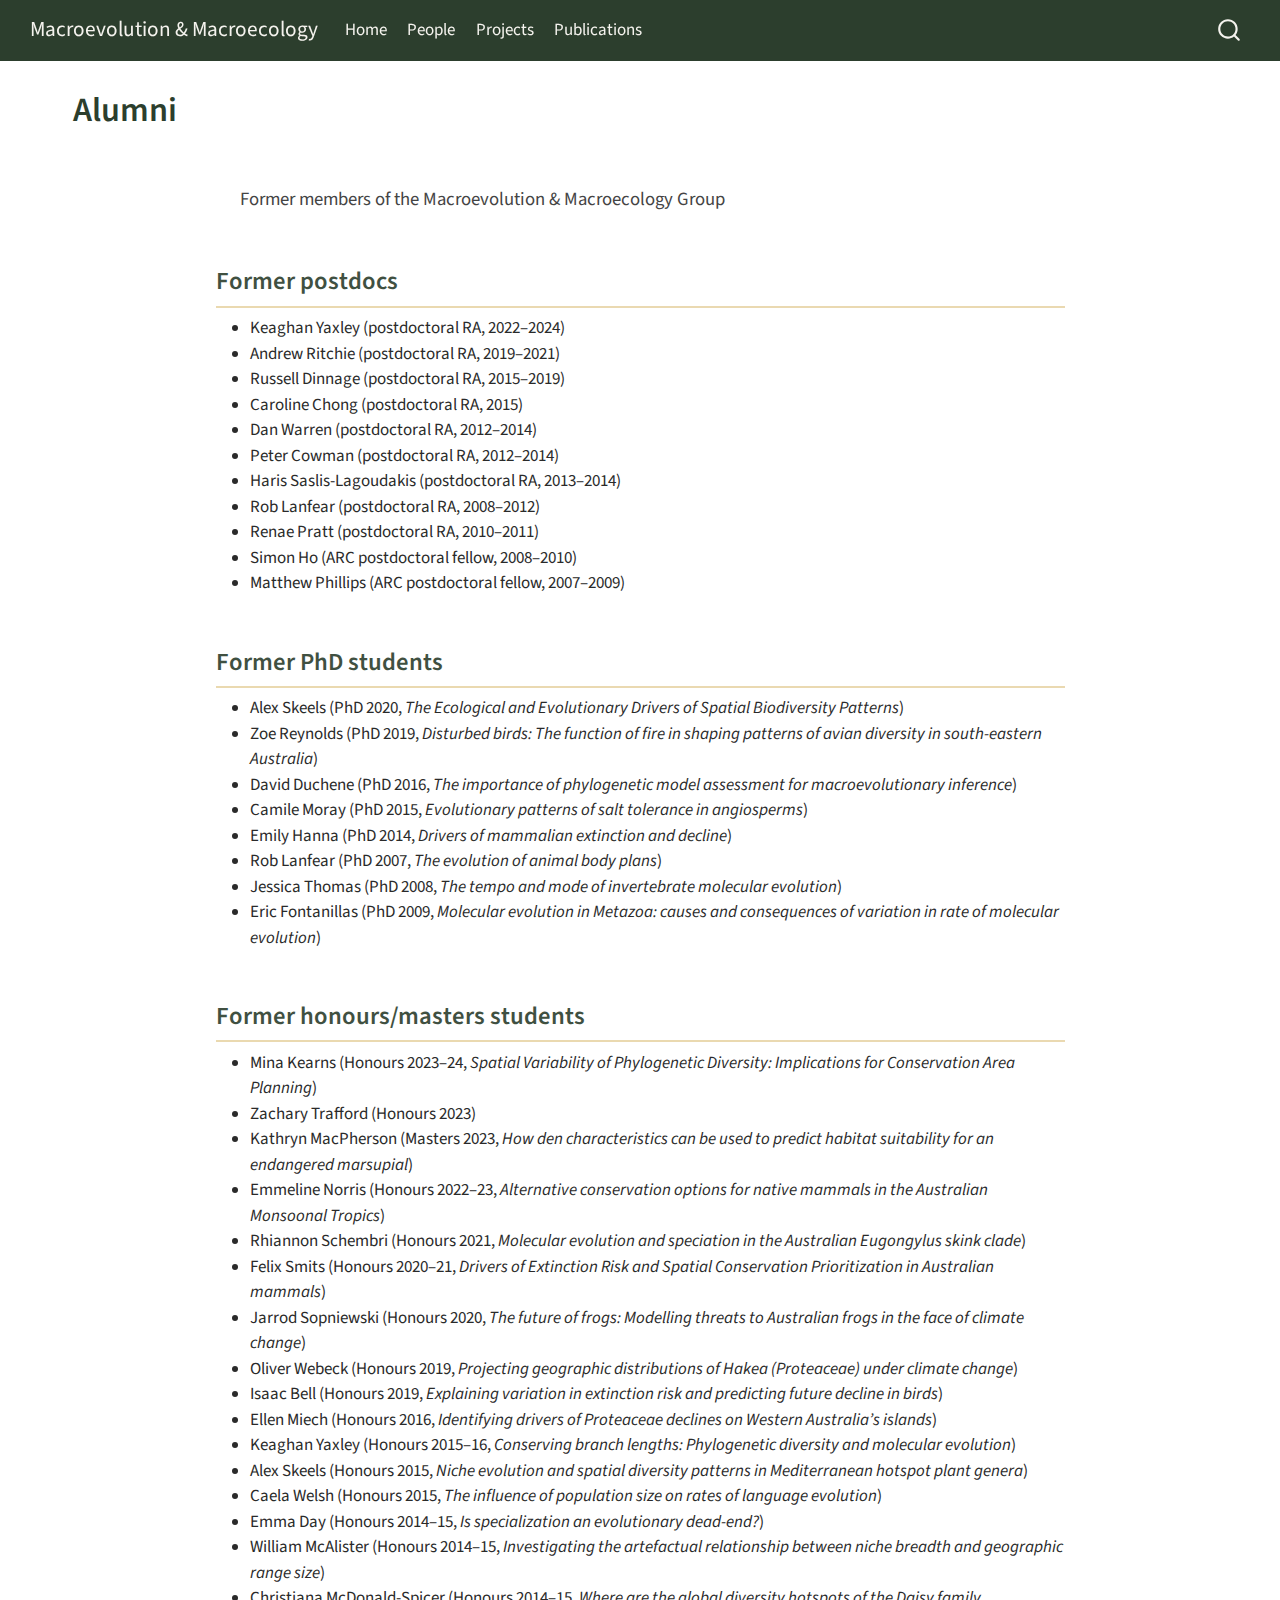
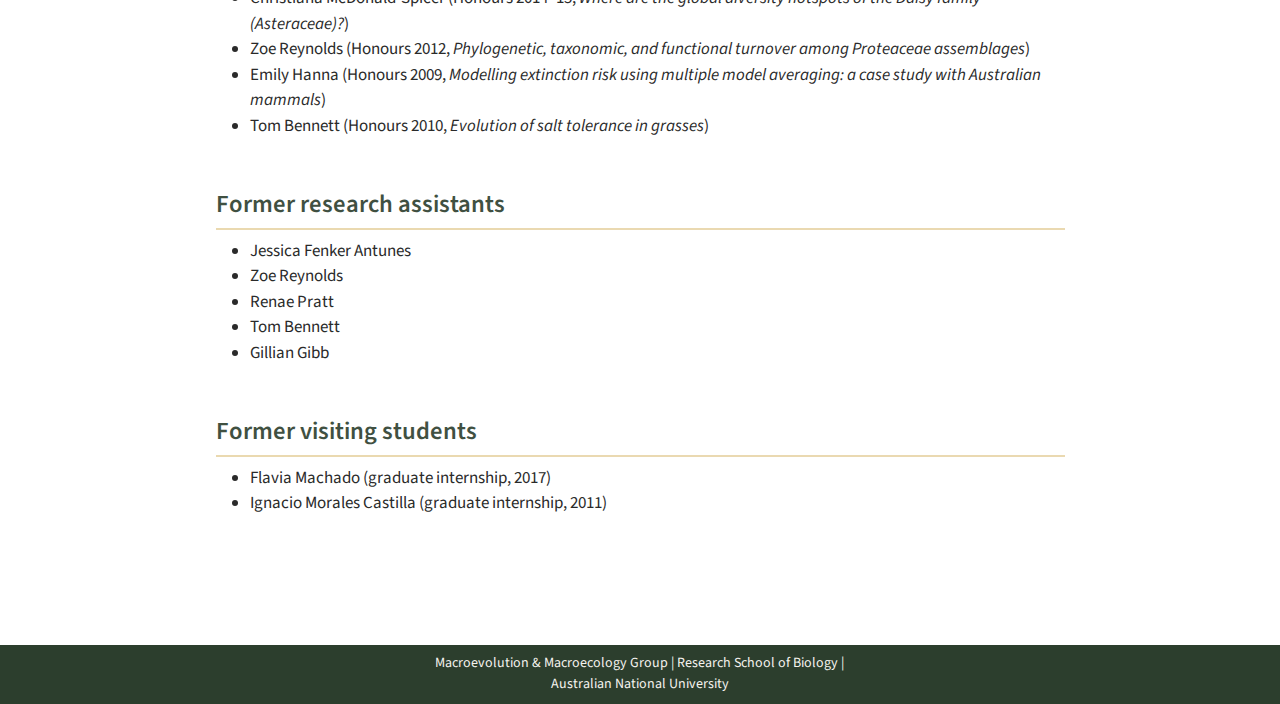
<file: docs/alumni.html>
<!DOCTYPE html>
<html xmlns="http://www.w3.org/1999/xhtml" lang="en" xml:lang="en"><head>

<meta charset="utf-8">
<meta name="generator" content="quarto-1.8.27">

<meta name="viewport" content="width=device-width, initial-scale=1.0, user-scalable=yes">


<title>Alumni – Macroevolution &amp; Macroecology</title>
<style>
code{white-space: pre-wrap;}
span.smallcaps{font-variant: small-caps;}
div.columns{display: flex; gap: min(4vw, 1.5em);}
div.column{flex: auto; overflow-x: auto;}
div.hanging-indent{margin-left: 1.5em; text-indent: -1.5em;}
ul.task-list{list-style: none;}
ul.task-list li input[type="checkbox"] {
  width: 0.8em;
  margin: 0 0.8em 0.2em -1em; /* quarto-specific, see https://github.com/quarto-dev/quarto-cli/issues/4556 */ 
  vertical-align: middle;
}
</style>


<script src="site_libs/quarto-nav/quarto-nav.js"></script>
<script src="site_libs/quarto-nav/headroom.min.js"></script>
<script src="site_libs/clipboard/clipboard.min.js"></script>
<script src="site_libs/quarto-search/autocomplete.umd.js"></script>
<script src="site_libs/quarto-search/fuse.min.js"></script>
<script src="site_libs/quarto-search/quarto-search.js"></script>
<meta name="quarto:offset" content="./">
<link href="./images/favicon.png" rel="icon" type="image/png">
<script src="site_libs/quarto-html/quarto.js" type="module"></script>
<script src="site_libs/quarto-html/tabsets/tabsets.js" type="module"></script>
<script src="site_libs/quarto-html/axe/axe-check.js" type="module"></script>
<script src="site_libs/quarto-html/popper.min.js"></script>
<script src="site_libs/quarto-html/tippy.umd.min.js"></script>
<script src="site_libs/quarto-html/anchor.min.js"></script>
<link href="site_libs/quarto-html/tippy.css" rel="stylesheet">
<link href="site_libs/quarto-html/quarto-syntax-highlighting-ed96de9b727972fe78a7b5d16c58bf87.css" rel="stylesheet" id="quarto-text-highlighting-styles">
<script src="site_libs/bootstrap/bootstrap.min.js"></script>
<link href="site_libs/bootstrap/bootstrap-icons.css" rel="stylesheet">
<link href="site_libs/bootstrap/bootstrap-9e95eebaac464ba0f2095f8cb337dd5e.min.css" rel="stylesheet" append-hash="true" id="quarto-bootstrap" data-mode="light">
<script id="quarto-search-options" type="application/json">{
  "location": "navbar",
  "copy-button": false,
  "collapse-after": 3,
  "panel-placement": "end",
  "type": "overlay",
  "limit": 50,
  "keyboard-shortcut": [
    "f",
    "/",
    "s"
  ],
  "show-item-context": false,
  "language": {
    "search-no-results-text": "No results",
    "search-matching-documents-text": "matching documents",
    "search-copy-link-title": "Copy link to search",
    "search-hide-matches-text": "Hide additional matches",
    "search-more-match-text": "more match in this document",
    "search-more-matches-text": "more matches in this document",
    "search-clear-button-title": "Clear",
    "search-text-placeholder": "",
    "search-detached-cancel-button-title": "Cancel",
    "search-submit-button-title": "Submit",
    "search-label": "Search"
  }
}</script>


<link rel="stylesheet" href="styles.css">
</head>

<body class="nav-fixed quarto-light">

<div id="quarto-search-results"></div>
  <header id="quarto-header" class="headroom fixed-top">
    <nav class="navbar navbar-expand-lg " data-bs-theme="dark">
      <div class="navbar-container container-fluid">
      <div class="navbar-brand-container mx-auto">
    <a class="navbar-brand" href="./index.html">
    <span class="navbar-title">Macroevolution &amp; Macroecology</span>
    </a>
  </div>
            <div id="quarto-search" class="" title="Search"></div>
          <button class="navbar-toggler" type="button" data-bs-toggle="collapse" data-bs-target="#navbarCollapse" aria-controls="navbarCollapse" role="menu" aria-expanded="false" aria-label="Toggle navigation" onclick="if (window.quartoToggleHeadroom) { window.quartoToggleHeadroom(); }">
  <span class="navbar-toggler-icon"></span>
</button>
          <div class="collapse navbar-collapse" id="navbarCollapse">
            <ul class="navbar-nav navbar-nav-scroll me-auto">
  <li class="nav-item">
    <a class="nav-link" href="./index.html"> 
<span class="menu-text">Home</span></a>
  </li>  
  <li class="nav-item">
    <a class="nav-link" href="./people.html"> 
<span class="menu-text">People</span></a>
  </li>  
  <li class="nav-item">
    <a class="nav-link" href="./projects.html"> 
<span class="menu-text">Projects</span></a>
  </li>  
  <li class="nav-item">
    <a class="nav-link" href="./publications.html"> 
<span class="menu-text">Publications</span></a>
  </li>  
</ul>
          </div> <!-- /navcollapse -->
            <div class="quarto-navbar-tools">
</div>
      </div> <!-- /container-fluid -->
    </nav>
</header>
<!-- content -->
<div id="quarto-content" class="quarto-container page-columns page-rows-contents page-layout-full page-navbar">
<!-- sidebar -->
<!-- margin-sidebar -->
    
<!-- main -->
<main class="content column-page" id="quarto-document-content">

<header id="title-block-header" class="quarto-title-block default">
<div class="quarto-title">
<h1 class="title">Alumni</h1>
</div>



<div class="quarto-title-meta column-page">

    
  
    
  </div>
  


</header>


<div class="section-block">
<div class="intro-text">
<p>Former members of the Macroevolution &amp; Macroecology Group</p>
</div>
</div>
<div class="section-block">
<section id="former-postdocs" class="level3 alumni-section">
<h3 class="anchored" data-anchor-id="former-postdocs">Former postdocs</h3>
<ul>
<li>Keaghan Yaxley (postdoctoral RA, 2022–2024)</li>
<li>Andrew Ritchie (postdoctoral RA, 2019–2021)</li>
<li>Russell Dinnage (postdoctoral RA, 2015–2019)</li>
<li>Caroline Chong (postdoctoral RA, 2015)</li>
<li>Dan Warren (postdoctoral RA, 2012–2014)</li>
<li>Peter Cowman (postdoctoral RA, 2012–2014)</li>
<li>Haris Saslis-Lagoudakis (postdoctoral RA, 2013–2014)</li>
<li>Rob Lanfear (postdoctoral RA, 2008–2012)</li>
<li>Renae Pratt (postdoctoral RA, 2010–2011)</li>
<li>Simon Ho (ARC postdoctoral fellow, 2008–2010)</li>
<li>Matthew Phillips (ARC postdoctoral fellow, 2007–2009)</li>
</ul>
</section>
</div>
<div class="section-block">
<section id="former-phd-students" class="level3 alumni-section">
<h3 class="anchored" data-anchor-id="former-phd-students">Former PhD students</h3>
<ul>
<li>Alex Skeels (PhD 2020, <em>The Ecological and Evolutionary Drivers of Spatial Biodiversity Patterns</em>)</li>
<li>Zoe Reynolds (PhD 2019, <em>Disturbed birds: The function of fire in shaping patterns of avian diversity in south-eastern Australia</em>)</li>
<li>David Duchene (PhD 2016, <em>The importance of phylogenetic model assessment for macroevolutionary inference</em>)</li>
<li>Camile Moray (PhD 2015, <em>Evolutionary patterns of salt tolerance in angiosperms</em>)</li>
<li>Emily Hanna (PhD 2014, <em>Drivers of mammalian extinction and decline</em>)</li>
<li>Rob Lanfear (PhD 2007, <em>The evolution of animal body plans</em>)</li>
<li>Jessica Thomas (PhD 2008, <em>The tempo and mode of invertebrate molecular evolution</em>)</li>
<li>Eric Fontanillas (PhD 2009, <em>Molecular evolution in Metazoa: causes and consequences of variation in rate of molecular evolution</em>)</li>
</ul>
</section>
</div>
<div class="section-block">
<section id="former-honoursmasters-students" class="level3 alumni-section">
<h3 class="anchored" data-anchor-id="former-honoursmasters-students">Former honours/masters students</h3>
<ul>
<li>Mina Kearns (Honours 2023–24, <em>Spatial Variability of Phylogenetic Diversity: Implications for Conservation Area Planning</em>)</li>
<li>Zachary Trafford (Honours 2023)</li>
<li>Kathryn MacPherson (Masters 2023, <em>How den characteristics can be used to predict habitat suitability for an endangered marsupial</em>)</li>
<li>Emmeline Norris (Honours 2022–23, <em>Alternative conservation options for native mammals in the Australian Monsoonal Tropics</em>)</li>
<li>Rhiannon Schembri (Honours 2021, <em>Molecular evolution and speciation in the Australian Eugongylus skink clade</em>)</li>
<li>Felix Smits (Honours 2020–21, <em>Drivers of Extinction Risk and Spatial Conservation Prioritization in Australian mammals</em>)</li>
<li>Jarrod Sopniewski (Honours 2020, <em>The future of frogs: Modelling threats to Australian frogs in the face of climate change</em>)</li>
<li>Oliver Webeck (Honours 2019, <em>Projecting geographic distributions of Hakea (Proteaceae) under climate change</em>)</li>
<li>Isaac Bell (Honours 2019, <em>Explaining variation in extinction risk and predicting future decline in birds</em>)</li>
<li>Ellen Miech (Honours 2016, <em>Identifying drivers of Proteaceae declines on Western Australia’s islands</em>)</li>
<li>Keaghan Yaxley (Honours 2015–16, <em>Conserving branch lengths: Phylogenetic diversity and molecular evolution</em>)</li>
<li>Alex Skeels (Honours 2015, <em>Niche evolution and spatial diversity patterns in Mediterranean hotspot plant genera</em>)</li>
<li>Caela Welsh (Honours 2015, <em>The influence of population size on rates of language evolution</em>)</li>
<li>Emma Day (Honours 2014–15, <em>Is specialization an evolutionary dead-end?</em>)</li>
<li>William McAlister (Honours 2014–15, <em>Investigating the artefactual relationship between niche breadth and geographic range size</em>)</li>
<li>Christiana McDonald-Spicer (Honours 2014–15, <em>Where are the global diversity hotspots of the Daisy family (Asteraceae)?</em>)</li>
<li>Zoe Reynolds (Honours 2012, <em>Phylogenetic, taxonomic, and functional turnover among Proteaceae assemblages</em>)</li>
<li>Emily Hanna (Honours 2009, <em>Modelling extinction risk using multiple model averaging: a case study with Australian mammals</em>)</li>
<li>Tom Bennett (Honours 2010, <em>Evolution of salt tolerance in grasses</em>)</li>
</ul>
</section>
</div>
<div class="section-block">
<section id="former-research-assistants" class="level3 alumni-section">
<h3 class="anchored" data-anchor-id="former-research-assistants">Former research assistants</h3>
<ul>
<li>Jessica Fenker Antunes</li>
<li>Zoe Reynolds</li>
<li>Renae Pratt</li>
<li>Tom Bennett</li>
<li>Gillian Gibb</li>
</ul>
</section>
</div>
<div class="section-block">
<section id="former-visiting-students" class="level3 alumni-section">
<h3 class="anchored" data-anchor-id="former-visiting-students">Former visiting students</h3>
<ul>
<li>Flavia Machado (graduate internship, 2017)</li>
<li>Ignacio Morales Castilla (graduate internship, 2011)</li>
</ul>
</section>
</div>



</main> <!-- /main -->
<script id="quarto-html-after-body" type="application/javascript">
  window.document.addEventListener("DOMContentLoaded", function (event) {
    const icon = "";
    const anchorJS = new window.AnchorJS();
    anchorJS.options = {
      placement: 'right',
      icon: icon
    };
    anchorJS.add('.anchored');
    const isCodeAnnotation = (el) => {
      for (const clz of el.classList) {
        if (clz.startsWith('code-annotation-')) {                     
          return true;
        }
      }
      return false;
    }
    const onCopySuccess = function(e) {
      // button target
      const button = e.trigger;
      // don't keep focus
      button.blur();
      // flash "checked"
      button.classList.add('code-copy-button-checked');
      var currentTitle = button.getAttribute("title");
      button.setAttribute("title", "Copied!");
      let tooltip;
      if (window.bootstrap) {
        button.setAttribute("data-bs-toggle", "tooltip");
        button.setAttribute("data-bs-placement", "left");
        button.setAttribute("data-bs-title", "Copied!");
        tooltip = new bootstrap.Tooltip(button, 
          { trigger: "manual", 
            customClass: "code-copy-button-tooltip",
            offset: [0, -8]});
        tooltip.show();    
      }
      setTimeout(function() {
        if (tooltip) {
          tooltip.hide();
          button.removeAttribute("data-bs-title");
          button.removeAttribute("data-bs-toggle");
          button.removeAttribute("data-bs-placement");
        }
        button.setAttribute("title", currentTitle);
        button.classList.remove('code-copy-button-checked');
      }, 1000);
      // clear code selection
      e.clearSelection();
    }
    const getTextToCopy = function(trigger) {
      const outerScaffold = trigger.parentElement.cloneNode(true);
      const codeEl = outerScaffold.querySelector('code');
      for (const childEl of codeEl.children) {
        if (isCodeAnnotation(childEl)) {
          childEl.remove();
        }
      }
      return codeEl.innerText;
    }
    const clipboard = new window.ClipboardJS('.code-copy-button:not([data-in-quarto-modal])', {
      text: getTextToCopy
    });
    clipboard.on('success', onCopySuccess);
    if (window.document.getElementById('quarto-embedded-source-code-modal')) {
      const clipboardModal = new window.ClipboardJS('.code-copy-button[data-in-quarto-modal]', {
        text: getTextToCopy,
        container: window.document.getElementById('quarto-embedded-source-code-modal')
      });
      clipboardModal.on('success', onCopySuccess);
    }
      var localhostRegex = new RegExp(/^(?:http|https):\/\/localhost\:?[0-9]*\//);
      var mailtoRegex = new RegExp(/^mailto:/);
        var filterRegex = new RegExp('/' + window.location.host + '/');
      var isInternal = (href) => {
          return filterRegex.test(href) || localhostRegex.test(href) || mailtoRegex.test(href);
      }
      // Inspect non-navigation links and adorn them if external
     var links = window.document.querySelectorAll('a[href]:not(.nav-link):not(.navbar-brand):not(.toc-action):not(.sidebar-link):not(.sidebar-item-toggle):not(.pagination-link):not(.no-external):not([aria-hidden]):not(.dropdown-item):not(.quarto-navigation-tool):not(.about-link)');
      for (var i=0; i<links.length; i++) {
        const link = links[i];
        if (!isInternal(link.href)) {
          // undo the damage that might have been done by quarto-nav.js in the case of
          // links that we want to consider external
          if (link.dataset.originalHref !== undefined) {
            link.href = link.dataset.originalHref;
          }
        }
      }
    function tippyHover(el, contentFn, onTriggerFn, onUntriggerFn) {
      const config = {
        allowHTML: true,
        maxWidth: 500,
        delay: 100,
        arrow: false,
        appendTo: function(el) {
            return el.parentElement;
        },
        interactive: true,
        interactiveBorder: 10,
        theme: 'quarto',
        placement: 'bottom-start',
      };
      if (contentFn) {
        config.content = contentFn;
      }
      if (onTriggerFn) {
        config.onTrigger = onTriggerFn;
      }
      if (onUntriggerFn) {
        config.onUntrigger = onUntriggerFn;
      }
      window.tippy(el, config); 
    }
    const noterefs = window.document.querySelectorAll('a[role="doc-noteref"]');
    for (var i=0; i<noterefs.length; i++) {
      const ref = noterefs[i];
      tippyHover(ref, function() {
        // use id or data attribute instead here
        let href = ref.getAttribute('data-footnote-href') || ref.getAttribute('href');
        try { href = new URL(href).hash; } catch {}
        const id = href.replace(/^#\/?/, "");
        const note = window.document.getElementById(id);
        if (note) {
          return note.innerHTML;
        } else {
          return "";
        }
      });
    }
    const xrefs = window.document.querySelectorAll('a.quarto-xref');
    const processXRef = (id, note) => {
      // Strip column container classes
      const stripColumnClz = (el) => {
        el.classList.remove("page-full", "page-columns");
        if (el.children) {
          for (const child of el.children) {
            stripColumnClz(child);
          }
        }
      }
      stripColumnClz(note)
      if (id === null || id.startsWith('sec-')) {
        // Special case sections, only their first couple elements
        const container = document.createElement("div");
        if (note.children && note.children.length > 2) {
          container.appendChild(note.children[0].cloneNode(true));
          for (let i = 1; i < note.children.length; i++) {
            const child = note.children[i];
            if (child.tagName === "P" && child.innerText === "") {
              continue;
            } else {
              container.appendChild(child.cloneNode(true));
              break;
            }
          }
          if (window.Quarto?.typesetMath) {
            window.Quarto.typesetMath(container);
          }
          return container.innerHTML
        } else {
          if (window.Quarto?.typesetMath) {
            window.Quarto.typesetMath(note);
          }
          return note.innerHTML;
        }
      } else {
        // Remove any anchor links if they are present
        const anchorLink = note.querySelector('a.anchorjs-link');
        if (anchorLink) {
          anchorLink.remove();
        }
        if (window.Quarto?.typesetMath) {
          window.Quarto.typesetMath(note);
        }
        if (note.classList.contains("callout")) {
          return note.outerHTML;
        } else {
          return note.innerHTML;
        }
      }
    }
    for (var i=0; i<xrefs.length; i++) {
      const xref = xrefs[i];
      tippyHover(xref, undefined, function(instance) {
        instance.disable();
        let url = xref.getAttribute('href');
        let hash = undefined; 
        if (url.startsWith('#')) {
          hash = url;
        } else {
          try { hash = new URL(url).hash; } catch {}
        }
        if (hash) {
          const id = hash.replace(/^#\/?/, "");
          const note = window.document.getElementById(id);
          if (note !== null) {
            try {
              const html = processXRef(id, note.cloneNode(true));
              instance.setContent(html);
            } finally {
              instance.enable();
              instance.show();
            }
          } else {
            // See if we can fetch this
            fetch(url.split('#')[0])
            .then(res => res.text())
            .then(html => {
              const parser = new DOMParser();
              const htmlDoc = parser.parseFromString(html, "text/html");
              const note = htmlDoc.getElementById(id);
              if (note !== null) {
                const html = processXRef(id, note);
                instance.setContent(html);
              } 
            }).finally(() => {
              instance.enable();
              instance.show();
            });
          }
        } else {
          // See if we can fetch a full url (with no hash to target)
          // This is a special case and we should probably do some content thinning / targeting
          fetch(url)
          .then(res => res.text())
          .then(html => {
            const parser = new DOMParser();
            const htmlDoc = parser.parseFromString(html, "text/html");
            const note = htmlDoc.querySelector('main.content');
            if (note !== null) {
              // This should only happen for chapter cross references
              // (since there is no id in the URL)
              // remove the first header
              if (note.children.length > 0 && note.children[0].tagName === "HEADER") {
                note.children[0].remove();
              }
              const html = processXRef(null, note);
              instance.setContent(html);
            } 
          }).finally(() => {
            instance.enable();
            instance.show();
          });
        }
      }, function(instance) {
      });
    }
        let selectedAnnoteEl;
        const selectorForAnnotation = ( cell, annotation) => {
          let cellAttr = 'data-code-cell="' + cell + '"';
          let lineAttr = 'data-code-annotation="' +  annotation + '"';
          const selector = 'span[' + cellAttr + '][' + lineAttr + ']';
          return selector;
        }
        const selectCodeLines = (annoteEl) => {
          const doc = window.document;
          const targetCell = annoteEl.getAttribute("data-target-cell");
          const targetAnnotation = annoteEl.getAttribute("data-target-annotation");
          const annoteSpan = window.document.querySelector(selectorForAnnotation(targetCell, targetAnnotation));
          const lines = annoteSpan.getAttribute("data-code-lines").split(",");
          const lineIds = lines.map((line) => {
            return targetCell + "-" + line;
          })
          let top = null;
          let height = null;
          let parent = null;
          if (lineIds.length > 0) {
              //compute the position of the single el (top and bottom and make a div)
              const el = window.document.getElementById(lineIds[0]);
              top = el.offsetTop;
              height = el.offsetHeight;
              parent = el.parentElement.parentElement;
            if (lineIds.length > 1) {
              const lastEl = window.document.getElementById(lineIds[lineIds.length - 1]);
              const bottom = lastEl.offsetTop + lastEl.offsetHeight;
              height = bottom - top;
            }
            if (top !== null && height !== null && parent !== null) {
              // cook up a div (if necessary) and position it 
              let div = window.document.getElementById("code-annotation-line-highlight");
              if (div === null) {
                div = window.document.createElement("div");
                div.setAttribute("id", "code-annotation-line-highlight");
                div.style.position = 'absolute';
                parent.appendChild(div);
              }
              div.style.top = top - 2 + "px";
              div.style.height = height + 4 + "px";
              div.style.left = 0;
              let gutterDiv = window.document.getElementById("code-annotation-line-highlight-gutter");
              if (gutterDiv === null) {
                gutterDiv = window.document.createElement("div");
                gutterDiv.setAttribute("id", "code-annotation-line-highlight-gutter");
                gutterDiv.style.position = 'absolute';
                const codeCell = window.document.getElementById(targetCell);
                const gutter = codeCell.querySelector('.code-annotation-gutter');
                gutter.appendChild(gutterDiv);
              }
              gutterDiv.style.top = top - 2 + "px";
              gutterDiv.style.height = height + 4 + "px";
            }
            selectedAnnoteEl = annoteEl;
          }
        };
        const unselectCodeLines = () => {
          const elementsIds = ["code-annotation-line-highlight", "code-annotation-line-highlight-gutter"];
          elementsIds.forEach((elId) => {
            const div = window.document.getElementById(elId);
            if (div) {
              div.remove();
            }
          });
          selectedAnnoteEl = undefined;
        };
          // Handle positioning of the toggle
      window.addEventListener(
        "resize",
        throttle(() => {
          elRect = undefined;
          if (selectedAnnoteEl) {
            selectCodeLines(selectedAnnoteEl);
          }
        }, 10)
      );
      function throttle(fn, ms) {
      let throttle = false;
      let timer;
        return (...args) => {
          if(!throttle) { // first call gets through
              fn.apply(this, args);
              throttle = true;
          } else { // all the others get throttled
              if(timer) clearTimeout(timer); // cancel #2
              timer = setTimeout(() => {
                fn.apply(this, args);
                timer = throttle = false;
              }, ms);
          }
        };
      }
        // Attach click handler to the DT
        const annoteDls = window.document.querySelectorAll('dt[data-target-cell]');
        for (const annoteDlNode of annoteDls) {
          annoteDlNode.addEventListener('click', (event) => {
            const clickedEl = event.target;
            if (clickedEl !== selectedAnnoteEl) {
              unselectCodeLines();
              const activeEl = window.document.querySelector('dt[data-target-cell].code-annotation-active');
              if (activeEl) {
                activeEl.classList.remove('code-annotation-active');
              }
              selectCodeLines(clickedEl);
              clickedEl.classList.add('code-annotation-active');
            } else {
              // Unselect the line
              unselectCodeLines();
              clickedEl.classList.remove('code-annotation-active');
            }
          });
        }
    const findCites = (el) => {
      const parentEl = el.parentElement;
      if (parentEl) {
        const cites = parentEl.dataset.cites;
        if (cites) {
          return {
            el,
            cites: cites.split(' ')
          };
        } else {
          return findCites(el.parentElement)
        }
      } else {
        return undefined;
      }
    };
    var bibliorefs = window.document.querySelectorAll('a[role="doc-biblioref"]');
    for (var i=0; i<bibliorefs.length; i++) {
      const ref = bibliorefs[i];
      const citeInfo = findCites(ref);
      if (citeInfo) {
        tippyHover(citeInfo.el, function() {
          var popup = window.document.createElement('div');
          citeInfo.cites.forEach(function(cite) {
            var citeDiv = window.document.createElement('div');
            citeDiv.classList.add('hanging-indent');
            citeDiv.classList.add('csl-entry');
            var biblioDiv = window.document.getElementById('ref-' + cite);
            if (biblioDiv) {
              citeDiv.innerHTML = biblioDiv.innerHTML;
            }
            popup.appendChild(citeDiv);
          });
          return popup.innerHTML;
        });
      }
    }
  });
  </script>
</div> <!-- /content -->
<footer class="footer">
  <div class="nav-footer">
    <div class="nav-footer-left">
      &nbsp;
    </div>   
    <div class="nav-footer-center">
<p>Macroevolution &amp; Macroecology Group | Research School of Biology | Australian National University</p>
</div>
    <div class="nav-footer-right">
      &nbsp;
    </div>
  </div>
</footer>




</body></html>
</file>
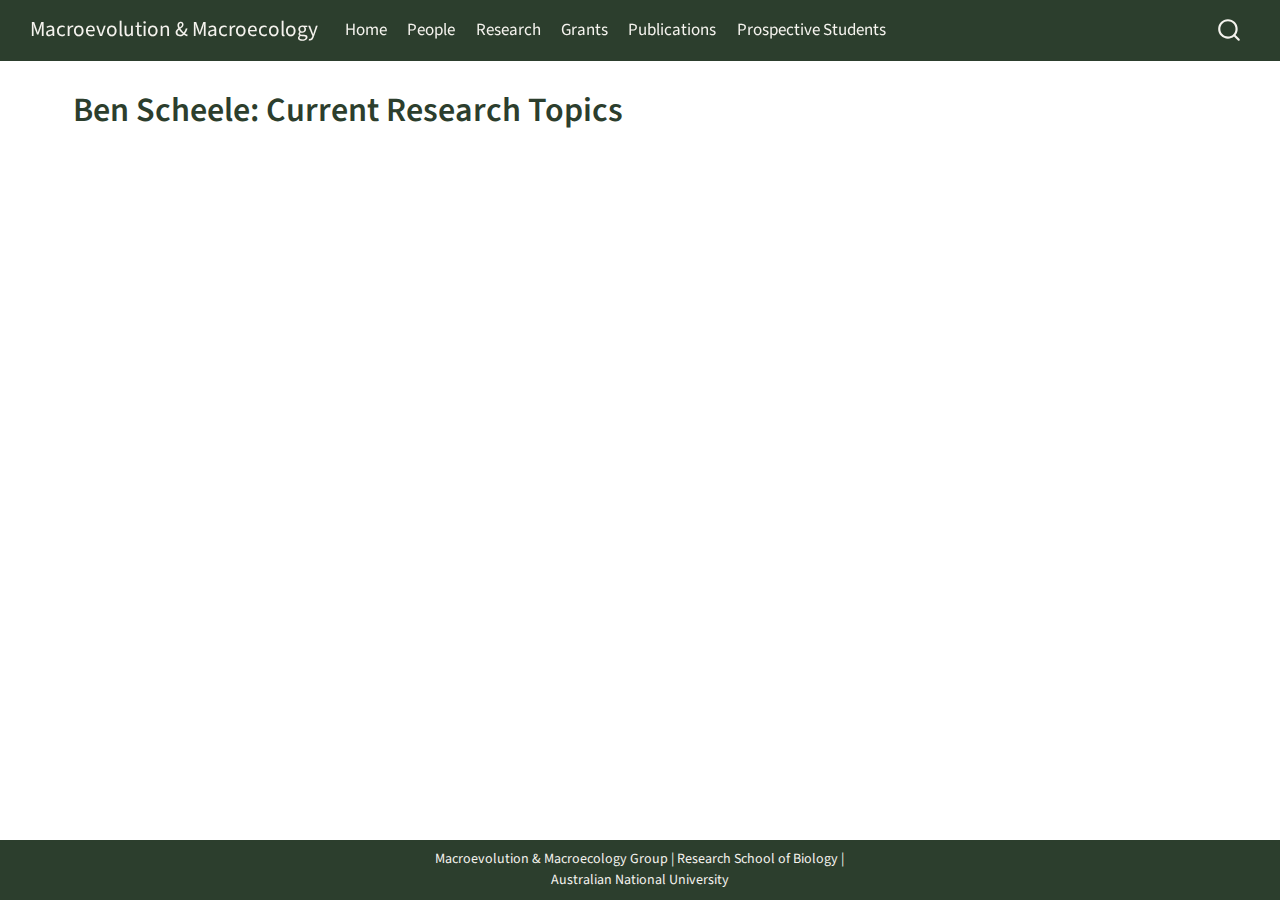
<file: docs/ben-projects.html>
<!DOCTYPE html>
<html xmlns="http://www.w3.org/1999/xhtml" lang="en" xml:lang="en"><head>

<meta charset="utf-8">
<meta name="generator" content="quarto-1.7.32">

<meta name="viewport" content="width=device-width, initial-scale=1.0, user-scalable=yes">


<title>Ben Scheele: Current Research Topics – Macroevolution &amp; Macroecology</title>
<style>
code{white-space: pre-wrap;}
span.smallcaps{font-variant: small-caps;}
div.columns{display: flex; gap: min(4vw, 1.5em);}
div.column{flex: auto; overflow-x: auto;}
div.hanging-indent{margin-left: 1.5em; text-indent: -1.5em;}
ul.task-list{list-style: none;}
ul.task-list li input[type="checkbox"] {
  width: 0.8em;
  margin: 0 0.8em 0.2em -1em; /* quarto-specific, see https://github.com/quarto-dev/quarto-cli/issues/4556 */ 
  vertical-align: middle;
}
</style>


<script src="site_libs/quarto-nav/quarto-nav.js"></script>
<script src="site_libs/quarto-nav/headroom.min.js"></script>
<script src="site_libs/clipboard/clipboard.min.js"></script>
<script src="site_libs/quarto-search/autocomplete.umd.js"></script>
<script src="site_libs/quarto-search/fuse.min.js"></script>
<script src="site_libs/quarto-search/quarto-search.js"></script>
<meta name="quarto:offset" content="./">
<link href="./images/favicon.png" rel="icon" type="image/png">
<script src="site_libs/quarto-html/quarto.js" type="module"></script>
<script src="site_libs/quarto-html/tabsets/tabsets.js" type="module"></script>
<script src="site_libs/quarto-html/popper.min.js"></script>
<script src="site_libs/quarto-html/tippy.umd.min.js"></script>
<script src="site_libs/quarto-html/anchor.min.js"></script>
<link href="site_libs/quarto-html/tippy.css" rel="stylesheet">
<link href="site_libs/quarto-html/quarto-syntax-highlighting-37eea08aefeeee20ff55810ff984fec1.css" rel="stylesheet" id="quarto-text-highlighting-styles">
<script src="site_libs/bootstrap/bootstrap.min.js"></script>
<link href="site_libs/bootstrap/bootstrap-icons.css" rel="stylesheet">
<link href="site_libs/bootstrap/bootstrap-b76cdb637123fc19a789548712f38062.min.css" rel="stylesheet" append-hash="true" id="quarto-bootstrap" data-mode="light">
<script id="quarto-search-options" type="application/json">{
  "location": "navbar",
  "copy-button": false,
  "collapse-after": 3,
  "panel-placement": "end",
  "type": "overlay",
  "limit": 50,
  "keyboard-shortcut": [
    "f",
    "/",
    "s"
  ],
  "show-item-context": false,
  "language": {
    "search-no-results-text": "No results",
    "search-matching-documents-text": "matching documents",
    "search-copy-link-title": "Copy link to search",
    "search-hide-matches-text": "Hide additional matches",
    "search-more-match-text": "more match in this document",
    "search-more-matches-text": "more matches in this document",
    "search-clear-button-title": "Clear",
    "search-text-placeholder": "",
    "search-detached-cancel-button-title": "Cancel",
    "search-submit-button-title": "Submit",
    "search-label": "Search"
  }
}</script>


<link rel="stylesheet" href="styles.css">
</head>

<body class="nav-fixed quarto-light">

<div id="quarto-search-results"></div>
  <header id="quarto-header" class="headroom fixed-top">
    <nav class="navbar navbar-expand-lg " data-bs-theme="dark">
      <div class="navbar-container container-fluid">
      <div class="navbar-brand-container mx-auto">
    <a class="navbar-brand" href="./index.html">
    <span class="navbar-title">Macroevolution &amp; Macroecology</span>
    </a>
  </div>
            <div id="quarto-search" class="" title="Search"></div>
          <button class="navbar-toggler" type="button" data-bs-toggle="collapse" data-bs-target="#navbarCollapse" aria-controls="navbarCollapse" role="menu" aria-expanded="false" aria-label="Toggle navigation" onclick="if (window.quartoToggleHeadroom) { window.quartoToggleHeadroom(); }">
  <span class="navbar-toggler-icon"></span>
</button>
          <div class="collapse navbar-collapse" id="navbarCollapse">
            <ul class="navbar-nav navbar-nav-scroll me-auto">
  <li class="nav-item">
    <a class="nav-link" href="./index.html"> 
<span class="menu-text">Home</span></a>
  </li>  
  <li class="nav-item">
    <a class="nav-link" href="./people.html"> 
<span class="menu-text">People</span></a>
  </li>  
  <li class="nav-item">
    <a class="nav-link" href="./research.html"> 
<span class="menu-text">Research</span></a>
  </li>  
  <li class="nav-item">
    <a class="nav-link" href="./projects.html"> 
<span class="menu-text">Grants</span></a>
  </li>  
  <li class="nav-item">
    <a class="nav-link" href="./publications.html"> 
<span class="menu-text">Publications</span></a>
  </li>  
  <li class="nav-item">
    <a class="nav-link" href="./students.html"> 
<span class="menu-text">Prospective Students</span></a>
  </li>  
</ul>
          </div> <!-- /navcollapse -->
            <div class="quarto-navbar-tools">
</div>
      </div> <!-- /container-fluid -->
    </nav>
</header>
<!-- content -->
<div id="quarto-content" class="quarto-container page-columns page-rows-contents page-layout-full page-navbar">
<!-- sidebar -->
<!-- margin-sidebar -->
    
<!-- main -->
<main class="content column-page" id="quarto-document-content">

<header id="title-block-header" class="quarto-title-block default">
<div class="quarto-title">
<h1 class="title">Ben Scheele: Current Research Topics</h1>
</div>



<div class="quarto-title-meta column-page">

    
  
    
  </div>
  


</header>


<div class="section-block">

</div>



</main> <!-- /main -->
<script id="quarto-html-after-body" type="application/javascript">
  window.document.addEventListener("DOMContentLoaded", function (event) {
    const icon = "";
    const anchorJS = new window.AnchorJS();
    anchorJS.options = {
      placement: 'right',
      icon: icon
    };
    anchorJS.add('.anchored');
    const isCodeAnnotation = (el) => {
      for (const clz of el.classList) {
        if (clz.startsWith('code-annotation-')) {                     
          return true;
        }
      }
      return false;
    }
    const onCopySuccess = function(e) {
      // button target
      const button = e.trigger;
      // don't keep focus
      button.blur();
      // flash "checked"
      button.classList.add('code-copy-button-checked');
      var currentTitle = button.getAttribute("title");
      button.setAttribute("title", "Copied!");
      let tooltip;
      if (window.bootstrap) {
        button.setAttribute("data-bs-toggle", "tooltip");
        button.setAttribute("data-bs-placement", "left");
        button.setAttribute("data-bs-title", "Copied!");
        tooltip = new bootstrap.Tooltip(button, 
          { trigger: "manual", 
            customClass: "code-copy-button-tooltip",
            offset: [0, -8]});
        tooltip.show();    
      }
      setTimeout(function() {
        if (tooltip) {
          tooltip.hide();
          button.removeAttribute("data-bs-title");
          button.removeAttribute("data-bs-toggle");
          button.removeAttribute("data-bs-placement");
        }
        button.setAttribute("title", currentTitle);
        button.classList.remove('code-copy-button-checked');
      }, 1000);
      // clear code selection
      e.clearSelection();
    }
    const getTextToCopy = function(trigger) {
        const codeEl = trigger.previousElementSibling.cloneNode(true);
        for (const childEl of codeEl.children) {
          if (isCodeAnnotation(childEl)) {
            childEl.remove();
          }
        }
        return codeEl.innerText;
    }
    const clipboard = new window.ClipboardJS('.code-copy-button:not([data-in-quarto-modal])', {
      text: getTextToCopy
    });
    clipboard.on('success', onCopySuccess);
    if (window.document.getElementById('quarto-embedded-source-code-modal')) {
      const clipboardModal = new window.ClipboardJS('.code-copy-button[data-in-quarto-modal]', {
        text: getTextToCopy,
        container: window.document.getElementById('quarto-embedded-source-code-modal')
      });
      clipboardModal.on('success', onCopySuccess);
    }
      var localhostRegex = new RegExp(/^(?:http|https):\/\/localhost\:?[0-9]*\//);
      var mailtoRegex = new RegExp(/^mailto:/);
        var filterRegex = new RegExp('/' + window.location.host + '/');
      var isInternal = (href) => {
          return filterRegex.test(href) || localhostRegex.test(href) || mailtoRegex.test(href);
      }
      // Inspect non-navigation links and adorn them if external
     var links = window.document.querySelectorAll('a[href]:not(.nav-link):not(.navbar-brand):not(.toc-action):not(.sidebar-link):not(.sidebar-item-toggle):not(.pagination-link):not(.no-external):not([aria-hidden]):not(.dropdown-item):not(.quarto-navigation-tool):not(.about-link)');
      for (var i=0; i<links.length; i++) {
        const link = links[i];
        if (!isInternal(link.href)) {
          // undo the damage that might have been done by quarto-nav.js in the case of
          // links that we want to consider external
          if (link.dataset.originalHref !== undefined) {
            link.href = link.dataset.originalHref;
          }
        }
      }
    function tippyHover(el, contentFn, onTriggerFn, onUntriggerFn) {
      const config = {
        allowHTML: true,
        maxWidth: 500,
        delay: 100,
        arrow: false,
        appendTo: function(el) {
            return el.parentElement;
        },
        interactive: true,
        interactiveBorder: 10,
        theme: 'quarto',
        placement: 'bottom-start',
      };
      if (contentFn) {
        config.content = contentFn;
      }
      if (onTriggerFn) {
        config.onTrigger = onTriggerFn;
      }
      if (onUntriggerFn) {
        config.onUntrigger = onUntriggerFn;
      }
      window.tippy(el, config); 
    }
    const noterefs = window.document.querySelectorAll('a[role="doc-noteref"]');
    for (var i=0; i<noterefs.length; i++) {
      const ref = noterefs[i];
      tippyHover(ref, function() {
        // use id or data attribute instead here
        let href = ref.getAttribute('data-footnote-href') || ref.getAttribute('href');
        try { href = new URL(href).hash; } catch {}
        const id = href.replace(/^#\/?/, "");
        const note = window.document.getElementById(id);
        if (note) {
          return note.innerHTML;
        } else {
          return "";
        }
      });
    }
    const xrefs = window.document.querySelectorAll('a.quarto-xref');
    const processXRef = (id, note) => {
      // Strip column container classes
      const stripColumnClz = (el) => {
        el.classList.remove("page-full", "page-columns");
        if (el.children) {
          for (const child of el.children) {
            stripColumnClz(child);
          }
        }
      }
      stripColumnClz(note)
      if (id === null || id.startsWith('sec-')) {
        // Special case sections, only their first couple elements
        const container = document.createElement("div");
        if (note.children && note.children.length > 2) {
          container.appendChild(note.children[0].cloneNode(true));
          for (let i = 1; i < note.children.length; i++) {
            const child = note.children[i];
            if (child.tagName === "P" && child.innerText === "") {
              continue;
            } else {
              container.appendChild(child.cloneNode(true));
              break;
            }
          }
          if (window.Quarto?.typesetMath) {
            window.Quarto.typesetMath(container);
          }
          return container.innerHTML
        } else {
          if (window.Quarto?.typesetMath) {
            window.Quarto.typesetMath(note);
          }
          return note.innerHTML;
        }
      } else {
        // Remove any anchor links if they are present
        const anchorLink = note.querySelector('a.anchorjs-link');
        if (anchorLink) {
          anchorLink.remove();
        }
        if (window.Quarto?.typesetMath) {
          window.Quarto.typesetMath(note);
        }
        if (note.classList.contains("callout")) {
          return note.outerHTML;
        } else {
          return note.innerHTML;
        }
      }
    }
    for (var i=0; i<xrefs.length; i++) {
      const xref = xrefs[i];
      tippyHover(xref, undefined, function(instance) {
        instance.disable();
        let url = xref.getAttribute('href');
        let hash = undefined; 
        if (url.startsWith('#')) {
          hash = url;
        } else {
          try { hash = new URL(url).hash; } catch {}
        }
        if (hash) {
          const id = hash.replace(/^#\/?/, "");
          const note = window.document.getElementById(id);
          if (note !== null) {
            try {
              const html = processXRef(id, note.cloneNode(true));
              instance.setContent(html);
            } finally {
              instance.enable();
              instance.show();
            }
          } else {
            // See if we can fetch this
            fetch(url.split('#')[0])
            .then(res => res.text())
            .then(html => {
              const parser = new DOMParser();
              const htmlDoc = parser.parseFromString(html, "text/html");
              const note = htmlDoc.getElementById(id);
              if (note !== null) {
                const html = processXRef(id, note);
                instance.setContent(html);
              } 
            }).finally(() => {
              instance.enable();
              instance.show();
            });
          }
        } else {
          // See if we can fetch a full url (with no hash to target)
          // This is a special case and we should probably do some content thinning / targeting
          fetch(url)
          .then(res => res.text())
          .then(html => {
            const parser = new DOMParser();
            const htmlDoc = parser.parseFromString(html, "text/html");
            const note = htmlDoc.querySelector('main.content');
            if (note !== null) {
              // This should only happen for chapter cross references
              // (since there is no id in the URL)
              // remove the first header
              if (note.children.length > 0 && note.children[0].tagName === "HEADER") {
                note.children[0].remove();
              }
              const html = processXRef(null, note);
              instance.setContent(html);
            } 
          }).finally(() => {
            instance.enable();
            instance.show();
          });
        }
      }, function(instance) {
      });
    }
        let selectedAnnoteEl;
        const selectorForAnnotation = ( cell, annotation) => {
          let cellAttr = 'data-code-cell="' + cell + '"';
          let lineAttr = 'data-code-annotation="' +  annotation + '"';
          const selector = 'span[' + cellAttr + '][' + lineAttr + ']';
          return selector;
        }
        const selectCodeLines = (annoteEl) => {
          const doc = window.document;
          const targetCell = annoteEl.getAttribute("data-target-cell");
          const targetAnnotation = annoteEl.getAttribute("data-target-annotation");
          const annoteSpan = window.document.querySelector(selectorForAnnotation(targetCell, targetAnnotation));
          const lines = annoteSpan.getAttribute("data-code-lines").split(",");
          const lineIds = lines.map((line) => {
            return targetCell + "-" + line;
          })
          let top = null;
          let height = null;
          let parent = null;
          if (lineIds.length > 0) {
              //compute the position of the single el (top and bottom and make a div)
              const el = window.document.getElementById(lineIds[0]);
              top = el.offsetTop;
              height = el.offsetHeight;
              parent = el.parentElement.parentElement;
            if (lineIds.length > 1) {
              const lastEl = window.document.getElementById(lineIds[lineIds.length - 1]);
              const bottom = lastEl.offsetTop + lastEl.offsetHeight;
              height = bottom - top;
            }
            if (top !== null && height !== null && parent !== null) {
              // cook up a div (if necessary) and position it 
              let div = window.document.getElementById("code-annotation-line-highlight");
              if (div === null) {
                div = window.document.createElement("div");
                div.setAttribute("id", "code-annotation-line-highlight");
                div.style.position = 'absolute';
                parent.appendChild(div);
              }
              div.style.top = top - 2 + "px";
              div.style.height = height + 4 + "px";
              div.style.left = 0;
              let gutterDiv = window.document.getElementById("code-annotation-line-highlight-gutter");
              if (gutterDiv === null) {
                gutterDiv = window.document.createElement("div");
                gutterDiv.setAttribute("id", "code-annotation-line-highlight-gutter");
                gutterDiv.style.position = 'absolute';
                const codeCell = window.document.getElementById(targetCell);
                const gutter = codeCell.querySelector('.code-annotation-gutter');
                gutter.appendChild(gutterDiv);
              }
              gutterDiv.style.top = top - 2 + "px";
              gutterDiv.style.height = height + 4 + "px";
            }
            selectedAnnoteEl = annoteEl;
          }
        };
        const unselectCodeLines = () => {
          const elementsIds = ["code-annotation-line-highlight", "code-annotation-line-highlight-gutter"];
          elementsIds.forEach((elId) => {
            const div = window.document.getElementById(elId);
            if (div) {
              div.remove();
            }
          });
          selectedAnnoteEl = undefined;
        };
          // Handle positioning of the toggle
      window.addEventListener(
        "resize",
        throttle(() => {
          elRect = undefined;
          if (selectedAnnoteEl) {
            selectCodeLines(selectedAnnoteEl);
          }
        }, 10)
      );
      function throttle(fn, ms) {
      let throttle = false;
      let timer;
        return (...args) => {
          if(!throttle) { // first call gets through
              fn.apply(this, args);
              throttle = true;
          } else { // all the others get throttled
              if(timer) clearTimeout(timer); // cancel #2
              timer = setTimeout(() => {
                fn.apply(this, args);
                timer = throttle = false;
              }, ms);
          }
        };
      }
        // Attach click handler to the DT
        const annoteDls = window.document.querySelectorAll('dt[data-target-cell]');
        for (const annoteDlNode of annoteDls) {
          annoteDlNode.addEventListener('click', (event) => {
            const clickedEl = event.target;
            if (clickedEl !== selectedAnnoteEl) {
              unselectCodeLines();
              const activeEl = window.document.querySelector('dt[data-target-cell].code-annotation-active');
              if (activeEl) {
                activeEl.classList.remove('code-annotation-active');
              }
              selectCodeLines(clickedEl);
              clickedEl.classList.add('code-annotation-active');
            } else {
              // Unselect the line
              unselectCodeLines();
              clickedEl.classList.remove('code-annotation-active');
            }
          });
        }
    const findCites = (el) => {
      const parentEl = el.parentElement;
      if (parentEl) {
        const cites = parentEl.dataset.cites;
        if (cites) {
          return {
            el,
            cites: cites.split(' ')
          };
        } else {
          return findCites(el.parentElement)
        }
      } else {
        return undefined;
      }
    };
    var bibliorefs = window.document.querySelectorAll('a[role="doc-biblioref"]');
    for (var i=0; i<bibliorefs.length; i++) {
      const ref = bibliorefs[i];
      const citeInfo = findCites(ref);
      if (citeInfo) {
        tippyHover(citeInfo.el, function() {
          var popup = window.document.createElement('div');
          citeInfo.cites.forEach(function(cite) {
            var citeDiv = window.document.createElement('div');
            citeDiv.classList.add('hanging-indent');
            citeDiv.classList.add('csl-entry');
            var biblioDiv = window.document.getElementById('ref-' + cite);
            if (biblioDiv) {
              citeDiv.innerHTML = biblioDiv.innerHTML;
            }
            popup.appendChild(citeDiv);
          });
          return popup.innerHTML;
        });
      }
    }
  });
  </script>
</div> <!-- /content -->
<footer class="footer">
  <div class="nav-footer">
    <div class="nav-footer-left">
      &nbsp;
    </div>   
    <div class="nav-footer-center">
<p>Macroevolution &amp; Macroecology Group | Research School of Biology | Australian National University</p>
</div>
    <div class="nav-footer-right">
      &nbsp;
    </div>
  </div>
</footer>




</body></html>
</file>
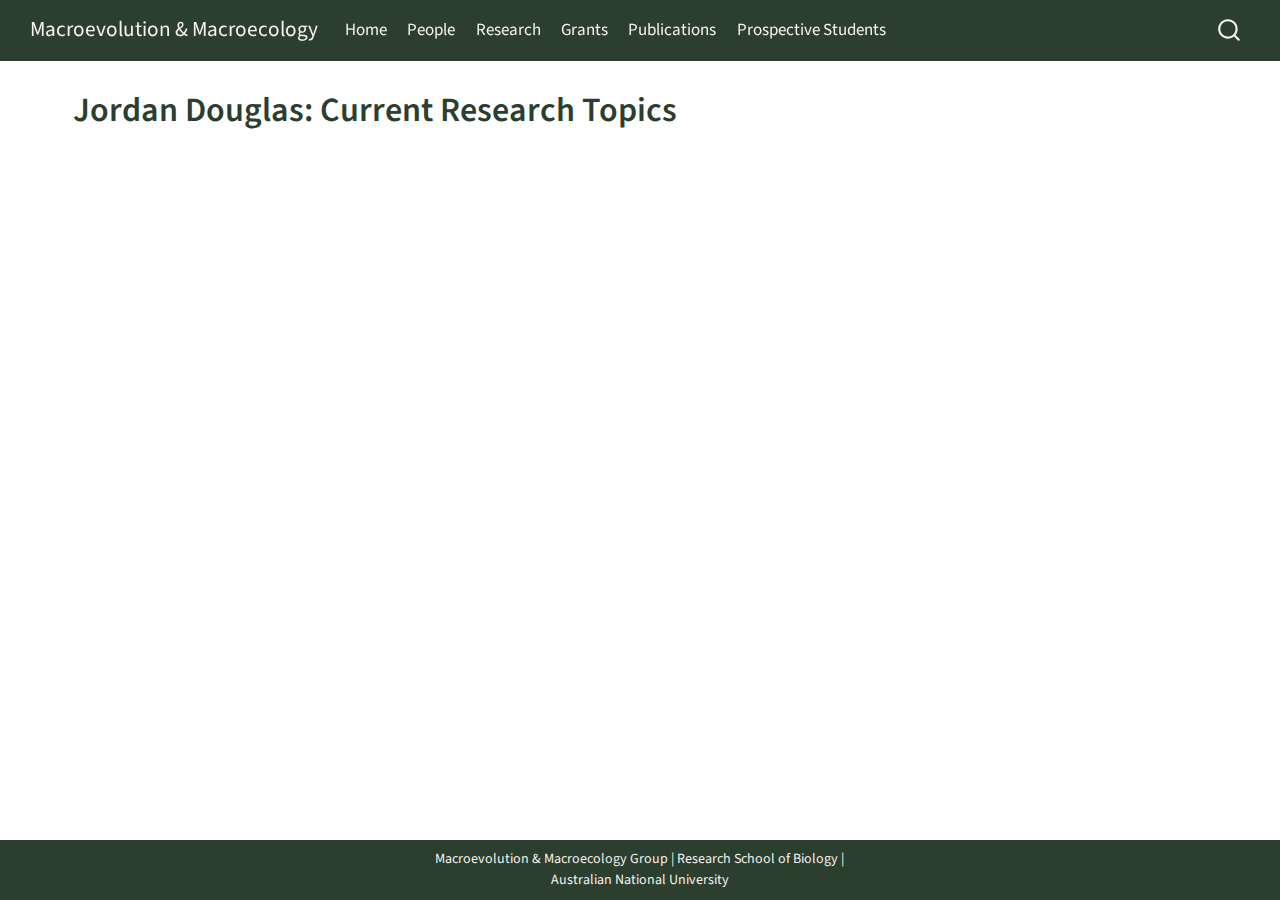
<file: docs/jordan-projects.html>
<!DOCTYPE html>
<html xmlns="http://www.w3.org/1999/xhtml" lang="en" xml:lang="en"><head>

<meta charset="utf-8">
<meta name="generator" content="quarto-1.7.32">

<meta name="viewport" content="width=device-width, initial-scale=1.0, user-scalable=yes">


<title>Jordan Douglas: Current Research Topics – Macroevolution &amp; Macroecology</title>
<style>
code{white-space: pre-wrap;}
span.smallcaps{font-variant: small-caps;}
div.columns{display: flex; gap: min(4vw, 1.5em);}
div.column{flex: auto; overflow-x: auto;}
div.hanging-indent{margin-left: 1.5em; text-indent: -1.5em;}
ul.task-list{list-style: none;}
ul.task-list li input[type="checkbox"] {
  width: 0.8em;
  margin: 0 0.8em 0.2em -1em; /* quarto-specific, see https://github.com/quarto-dev/quarto-cli/issues/4556 */ 
  vertical-align: middle;
}
</style>


<script src="site_libs/quarto-nav/quarto-nav.js"></script>
<script src="site_libs/quarto-nav/headroom.min.js"></script>
<script src="site_libs/clipboard/clipboard.min.js"></script>
<script src="site_libs/quarto-search/autocomplete.umd.js"></script>
<script src="site_libs/quarto-search/fuse.min.js"></script>
<script src="site_libs/quarto-search/quarto-search.js"></script>
<meta name="quarto:offset" content="./">
<link href="./images/favicon.png" rel="icon" type="image/png">
<script src="site_libs/quarto-html/quarto.js" type="module"></script>
<script src="site_libs/quarto-html/tabsets/tabsets.js" type="module"></script>
<script src="site_libs/quarto-html/popper.min.js"></script>
<script src="site_libs/quarto-html/tippy.umd.min.js"></script>
<script src="site_libs/quarto-html/anchor.min.js"></script>
<link href="site_libs/quarto-html/tippy.css" rel="stylesheet">
<link href="site_libs/quarto-html/quarto-syntax-highlighting-37eea08aefeeee20ff55810ff984fec1.css" rel="stylesheet" id="quarto-text-highlighting-styles">
<script src="site_libs/bootstrap/bootstrap.min.js"></script>
<link href="site_libs/bootstrap/bootstrap-icons.css" rel="stylesheet">
<link href="site_libs/bootstrap/bootstrap-09ac9aad3fcbf427811feac33e16f18b.min.css" rel="stylesheet" append-hash="true" id="quarto-bootstrap" data-mode="light">
<script id="quarto-search-options" type="application/json">{
  "location": "navbar",
  "copy-button": false,
  "collapse-after": 3,
  "panel-placement": "end",
  "type": "overlay",
  "limit": 50,
  "keyboard-shortcut": [
    "f",
    "/",
    "s"
  ],
  "show-item-context": false,
  "language": {
    "search-no-results-text": "No results",
    "search-matching-documents-text": "matching documents",
    "search-copy-link-title": "Copy link to search",
    "search-hide-matches-text": "Hide additional matches",
    "search-more-match-text": "more match in this document",
    "search-more-matches-text": "more matches in this document",
    "search-clear-button-title": "Clear",
    "search-text-placeholder": "",
    "search-detached-cancel-button-title": "Cancel",
    "search-submit-button-title": "Submit",
    "search-label": "Search"
  }
}</script>


<link rel="stylesheet" href="styles.css">
</head>

<body class="nav-fixed quarto-light">

<div id="quarto-search-results"></div>
  <header id="quarto-header" class="headroom fixed-top">
    <nav class="navbar navbar-expand-lg " data-bs-theme="dark">
      <div class="navbar-container container-fluid">
      <div class="navbar-brand-container mx-auto">
    <a class="navbar-brand" href="./index.html">
    <span class="navbar-title">Macroevolution &amp; Macroecology</span>
    </a>
  </div>
            <div id="quarto-search" class="" title="Search"></div>
          <button class="navbar-toggler" type="button" data-bs-toggle="collapse" data-bs-target="#navbarCollapse" aria-controls="navbarCollapse" role="menu" aria-expanded="false" aria-label="Toggle navigation" onclick="if (window.quartoToggleHeadroom) { window.quartoToggleHeadroom(); }">
  <span class="navbar-toggler-icon"></span>
</button>
          <div class="collapse navbar-collapse" id="navbarCollapse">
            <ul class="navbar-nav navbar-nav-scroll me-auto">
  <li class="nav-item">
    <a class="nav-link" href="./index.html"> 
<span class="menu-text">Home</span></a>
  </li>  
  <li class="nav-item">
    <a class="nav-link" href="./people.html"> 
<span class="menu-text">People</span></a>
  </li>  
  <li class="nav-item">
    <a class="nav-link" href="./research.html"> 
<span class="menu-text">Research</span></a>
  </li>  
  <li class="nav-item">
    <a class="nav-link" href="./projects.html"> 
<span class="menu-text">Grants</span></a>
  </li>  
  <li class="nav-item">
    <a class="nav-link" href="./publications.html"> 
<span class="menu-text">Publications</span></a>
  </li>  
  <li class="nav-item">
    <a class="nav-link" href="./students.html"> 
<span class="menu-text">Prospective Students</span></a>
  </li>  
</ul>
          </div> <!-- /navcollapse -->
            <div class="quarto-navbar-tools">
</div>
      </div> <!-- /container-fluid -->
    </nav>
</header>
<!-- content -->
<div id="quarto-content" class="quarto-container page-columns page-rows-contents page-layout-full page-navbar">
<!-- sidebar -->
<!-- margin-sidebar -->
    
<!-- main -->
<main class="content column-page" id="quarto-document-content">

<header id="title-block-header" class="quarto-title-block default">
<div class="quarto-title">
<h1 class="title">Jordan Douglas: Current Research Topics</h1>
</div>



<div class="quarto-title-meta column-page">

    
  
    
  </div>
  


</header>


<div class="section-block">

</div>



</main> <!-- /main -->
<script id="quarto-html-after-body" type="application/javascript">
  window.document.addEventListener("DOMContentLoaded", function (event) {
    const icon = "";
    const anchorJS = new window.AnchorJS();
    anchorJS.options = {
      placement: 'right',
      icon: icon
    };
    anchorJS.add('.anchored');
    const isCodeAnnotation = (el) => {
      for (const clz of el.classList) {
        if (clz.startsWith('code-annotation-')) {                     
          return true;
        }
      }
      return false;
    }
    const onCopySuccess = function(e) {
      // button target
      const button = e.trigger;
      // don't keep focus
      button.blur();
      // flash "checked"
      button.classList.add('code-copy-button-checked');
      var currentTitle = button.getAttribute("title");
      button.setAttribute("title", "Copied!");
      let tooltip;
      if (window.bootstrap) {
        button.setAttribute("data-bs-toggle", "tooltip");
        button.setAttribute("data-bs-placement", "left");
        button.setAttribute("data-bs-title", "Copied!");
        tooltip = new bootstrap.Tooltip(button, 
          { trigger: "manual", 
            customClass: "code-copy-button-tooltip",
            offset: [0, -8]});
        tooltip.show();    
      }
      setTimeout(function() {
        if (tooltip) {
          tooltip.hide();
          button.removeAttribute("data-bs-title");
          button.removeAttribute("data-bs-toggle");
          button.removeAttribute("data-bs-placement");
        }
        button.setAttribute("title", currentTitle);
        button.classList.remove('code-copy-button-checked');
      }, 1000);
      // clear code selection
      e.clearSelection();
    }
    const getTextToCopy = function(trigger) {
        const codeEl = trigger.previousElementSibling.cloneNode(true);
        for (const childEl of codeEl.children) {
          if (isCodeAnnotation(childEl)) {
            childEl.remove();
          }
        }
        return codeEl.innerText;
    }
    const clipboard = new window.ClipboardJS('.code-copy-button:not([data-in-quarto-modal])', {
      text: getTextToCopy
    });
    clipboard.on('success', onCopySuccess);
    if (window.document.getElementById('quarto-embedded-source-code-modal')) {
      const clipboardModal = new window.ClipboardJS('.code-copy-button[data-in-quarto-modal]', {
        text: getTextToCopy,
        container: window.document.getElementById('quarto-embedded-source-code-modal')
      });
      clipboardModal.on('success', onCopySuccess);
    }
      var localhostRegex = new RegExp(/^(?:http|https):\/\/localhost\:?[0-9]*\//);
      var mailtoRegex = new RegExp(/^mailto:/);
        var filterRegex = new RegExp('/' + window.location.host + '/');
      var isInternal = (href) => {
          return filterRegex.test(href) || localhostRegex.test(href) || mailtoRegex.test(href);
      }
      // Inspect non-navigation links and adorn them if external
     var links = window.document.querySelectorAll('a[href]:not(.nav-link):not(.navbar-brand):not(.toc-action):not(.sidebar-link):not(.sidebar-item-toggle):not(.pagination-link):not(.no-external):not([aria-hidden]):not(.dropdown-item):not(.quarto-navigation-tool):not(.about-link)');
      for (var i=0; i<links.length; i++) {
        const link = links[i];
        if (!isInternal(link.href)) {
          // undo the damage that might have been done by quarto-nav.js in the case of
          // links that we want to consider external
          if (link.dataset.originalHref !== undefined) {
            link.href = link.dataset.originalHref;
          }
        }
      }
    function tippyHover(el, contentFn, onTriggerFn, onUntriggerFn) {
      const config = {
        allowHTML: true,
        maxWidth: 500,
        delay: 100,
        arrow: false,
        appendTo: function(el) {
            return el.parentElement;
        },
        interactive: true,
        interactiveBorder: 10,
        theme: 'quarto',
        placement: 'bottom-start',
      };
      if (contentFn) {
        config.content = contentFn;
      }
      if (onTriggerFn) {
        config.onTrigger = onTriggerFn;
      }
      if (onUntriggerFn) {
        config.onUntrigger = onUntriggerFn;
      }
      window.tippy(el, config); 
    }
    const noterefs = window.document.querySelectorAll('a[role="doc-noteref"]');
    for (var i=0; i<noterefs.length; i++) {
      const ref = noterefs[i];
      tippyHover(ref, function() {
        // use id or data attribute instead here
        let href = ref.getAttribute('data-footnote-href') || ref.getAttribute('href');
        try { href = new URL(href).hash; } catch {}
        const id = href.replace(/^#\/?/, "");
        const note = window.document.getElementById(id);
        if (note) {
          return note.innerHTML;
        } else {
          return "";
        }
      });
    }
    const xrefs = window.document.querySelectorAll('a.quarto-xref');
    const processXRef = (id, note) => {
      // Strip column container classes
      const stripColumnClz = (el) => {
        el.classList.remove("page-full", "page-columns");
        if (el.children) {
          for (const child of el.children) {
            stripColumnClz(child);
          }
        }
      }
      stripColumnClz(note)
      if (id === null || id.startsWith('sec-')) {
        // Special case sections, only their first couple elements
        const container = document.createElement("div");
        if (note.children && note.children.length > 2) {
          container.appendChild(note.children[0].cloneNode(true));
          for (let i = 1; i < note.children.length; i++) {
            const child = note.children[i];
            if (child.tagName === "P" && child.innerText === "") {
              continue;
            } else {
              container.appendChild(child.cloneNode(true));
              break;
            }
          }
          if (window.Quarto?.typesetMath) {
            window.Quarto.typesetMath(container);
          }
          return container.innerHTML
        } else {
          if (window.Quarto?.typesetMath) {
            window.Quarto.typesetMath(note);
          }
          return note.innerHTML;
        }
      } else {
        // Remove any anchor links if they are present
        const anchorLink = note.querySelector('a.anchorjs-link');
        if (anchorLink) {
          anchorLink.remove();
        }
        if (window.Quarto?.typesetMath) {
          window.Quarto.typesetMath(note);
        }
        if (note.classList.contains("callout")) {
          return note.outerHTML;
        } else {
          return note.innerHTML;
        }
      }
    }
    for (var i=0; i<xrefs.length; i++) {
      const xref = xrefs[i];
      tippyHover(xref, undefined, function(instance) {
        instance.disable();
        let url = xref.getAttribute('href');
        let hash = undefined; 
        if (url.startsWith('#')) {
          hash = url;
        } else {
          try { hash = new URL(url).hash; } catch {}
        }
        if (hash) {
          const id = hash.replace(/^#\/?/, "");
          const note = window.document.getElementById(id);
          if (note !== null) {
            try {
              const html = processXRef(id, note.cloneNode(true));
              instance.setContent(html);
            } finally {
              instance.enable();
              instance.show();
            }
          } else {
            // See if we can fetch this
            fetch(url.split('#')[0])
            .then(res => res.text())
            .then(html => {
              const parser = new DOMParser();
              const htmlDoc = parser.parseFromString(html, "text/html");
              const note = htmlDoc.getElementById(id);
              if (note !== null) {
                const html = processXRef(id, note);
                instance.setContent(html);
              } 
            }).finally(() => {
              instance.enable();
              instance.show();
            });
          }
        } else {
          // See if we can fetch a full url (with no hash to target)
          // This is a special case and we should probably do some content thinning / targeting
          fetch(url)
          .then(res => res.text())
          .then(html => {
            const parser = new DOMParser();
            const htmlDoc = parser.parseFromString(html, "text/html");
            const note = htmlDoc.querySelector('main.content');
            if (note !== null) {
              // This should only happen for chapter cross references
              // (since there is no id in the URL)
              // remove the first header
              if (note.children.length > 0 && note.children[0].tagName === "HEADER") {
                note.children[0].remove();
              }
              const html = processXRef(null, note);
              instance.setContent(html);
            } 
          }).finally(() => {
            instance.enable();
            instance.show();
          });
        }
      }, function(instance) {
      });
    }
        let selectedAnnoteEl;
        const selectorForAnnotation = ( cell, annotation) => {
          let cellAttr = 'data-code-cell="' + cell + '"';
          let lineAttr = 'data-code-annotation="' +  annotation + '"';
          const selector = 'span[' + cellAttr + '][' + lineAttr + ']';
          return selector;
        }
        const selectCodeLines = (annoteEl) => {
          const doc = window.document;
          const targetCell = annoteEl.getAttribute("data-target-cell");
          const targetAnnotation = annoteEl.getAttribute("data-target-annotation");
          const annoteSpan = window.document.querySelector(selectorForAnnotation(targetCell, targetAnnotation));
          const lines = annoteSpan.getAttribute("data-code-lines").split(",");
          const lineIds = lines.map((line) => {
            return targetCell + "-" + line;
          })
          let top = null;
          let height = null;
          let parent = null;
          if (lineIds.length > 0) {
              //compute the position of the single el (top and bottom and make a div)
              const el = window.document.getElementById(lineIds[0]);
              top = el.offsetTop;
              height = el.offsetHeight;
              parent = el.parentElement.parentElement;
            if (lineIds.length > 1) {
              const lastEl = window.document.getElementById(lineIds[lineIds.length - 1]);
              const bottom = lastEl.offsetTop + lastEl.offsetHeight;
              height = bottom - top;
            }
            if (top !== null && height !== null && parent !== null) {
              // cook up a div (if necessary) and position it 
              let div = window.document.getElementById("code-annotation-line-highlight");
              if (div === null) {
                div = window.document.createElement("div");
                div.setAttribute("id", "code-annotation-line-highlight");
                div.style.position = 'absolute';
                parent.appendChild(div);
              }
              div.style.top = top - 2 + "px";
              div.style.height = height + 4 + "px";
              div.style.left = 0;
              let gutterDiv = window.document.getElementById("code-annotation-line-highlight-gutter");
              if (gutterDiv === null) {
                gutterDiv = window.document.createElement("div");
                gutterDiv.setAttribute("id", "code-annotation-line-highlight-gutter");
                gutterDiv.style.position = 'absolute';
                const codeCell = window.document.getElementById(targetCell);
                const gutter = codeCell.querySelector('.code-annotation-gutter');
                gutter.appendChild(gutterDiv);
              }
              gutterDiv.style.top = top - 2 + "px";
              gutterDiv.style.height = height + 4 + "px";
            }
            selectedAnnoteEl = annoteEl;
          }
        };
        const unselectCodeLines = () => {
          const elementsIds = ["code-annotation-line-highlight", "code-annotation-line-highlight-gutter"];
          elementsIds.forEach((elId) => {
            const div = window.document.getElementById(elId);
            if (div) {
              div.remove();
            }
          });
          selectedAnnoteEl = undefined;
        };
          // Handle positioning of the toggle
      window.addEventListener(
        "resize",
        throttle(() => {
          elRect = undefined;
          if (selectedAnnoteEl) {
            selectCodeLines(selectedAnnoteEl);
          }
        }, 10)
      );
      function throttle(fn, ms) {
      let throttle = false;
      let timer;
        return (...args) => {
          if(!throttle) { // first call gets through
              fn.apply(this, args);
              throttle = true;
          } else { // all the others get throttled
              if(timer) clearTimeout(timer); // cancel #2
              timer = setTimeout(() => {
                fn.apply(this, args);
                timer = throttle = false;
              }, ms);
          }
        };
      }
        // Attach click handler to the DT
        const annoteDls = window.document.querySelectorAll('dt[data-target-cell]');
        for (const annoteDlNode of annoteDls) {
          annoteDlNode.addEventListener('click', (event) => {
            const clickedEl = event.target;
            if (clickedEl !== selectedAnnoteEl) {
              unselectCodeLines();
              const activeEl = window.document.querySelector('dt[data-target-cell].code-annotation-active');
              if (activeEl) {
                activeEl.classList.remove('code-annotation-active');
              }
              selectCodeLines(clickedEl);
              clickedEl.classList.add('code-annotation-active');
            } else {
              // Unselect the line
              unselectCodeLines();
              clickedEl.classList.remove('code-annotation-active');
            }
          });
        }
    const findCites = (el) => {
      const parentEl = el.parentElement;
      if (parentEl) {
        const cites = parentEl.dataset.cites;
        if (cites) {
          return {
            el,
            cites: cites.split(' ')
          };
        } else {
          return findCites(el.parentElement)
        }
      } else {
        return undefined;
      }
    };
    var bibliorefs = window.document.querySelectorAll('a[role="doc-biblioref"]');
    for (var i=0; i<bibliorefs.length; i++) {
      const ref = bibliorefs[i];
      const citeInfo = findCites(ref);
      if (citeInfo) {
        tippyHover(citeInfo.el, function() {
          var popup = window.document.createElement('div');
          citeInfo.cites.forEach(function(cite) {
            var citeDiv = window.document.createElement('div');
            citeDiv.classList.add('hanging-indent');
            citeDiv.classList.add('csl-entry');
            var biblioDiv = window.document.getElementById('ref-' + cite);
            if (biblioDiv) {
              citeDiv.innerHTML = biblioDiv.innerHTML;
            }
            popup.appendChild(citeDiv);
          });
          return popup.innerHTML;
        });
      }
    }
  });
  </script>
</div> <!-- /content -->
<footer class="footer">
  <div class="nav-footer">
    <div class="nav-footer-left">
      &nbsp;
    </div>   
    <div class="nav-footer-center">
<p>Macroevolution &amp; Macroecology Group | Research School of Biology | Australian National University</p>
</div>
    <div class="nav-footer-right">
      &nbsp;
    </div>
  </div>
</footer>




</body></html>
</file>
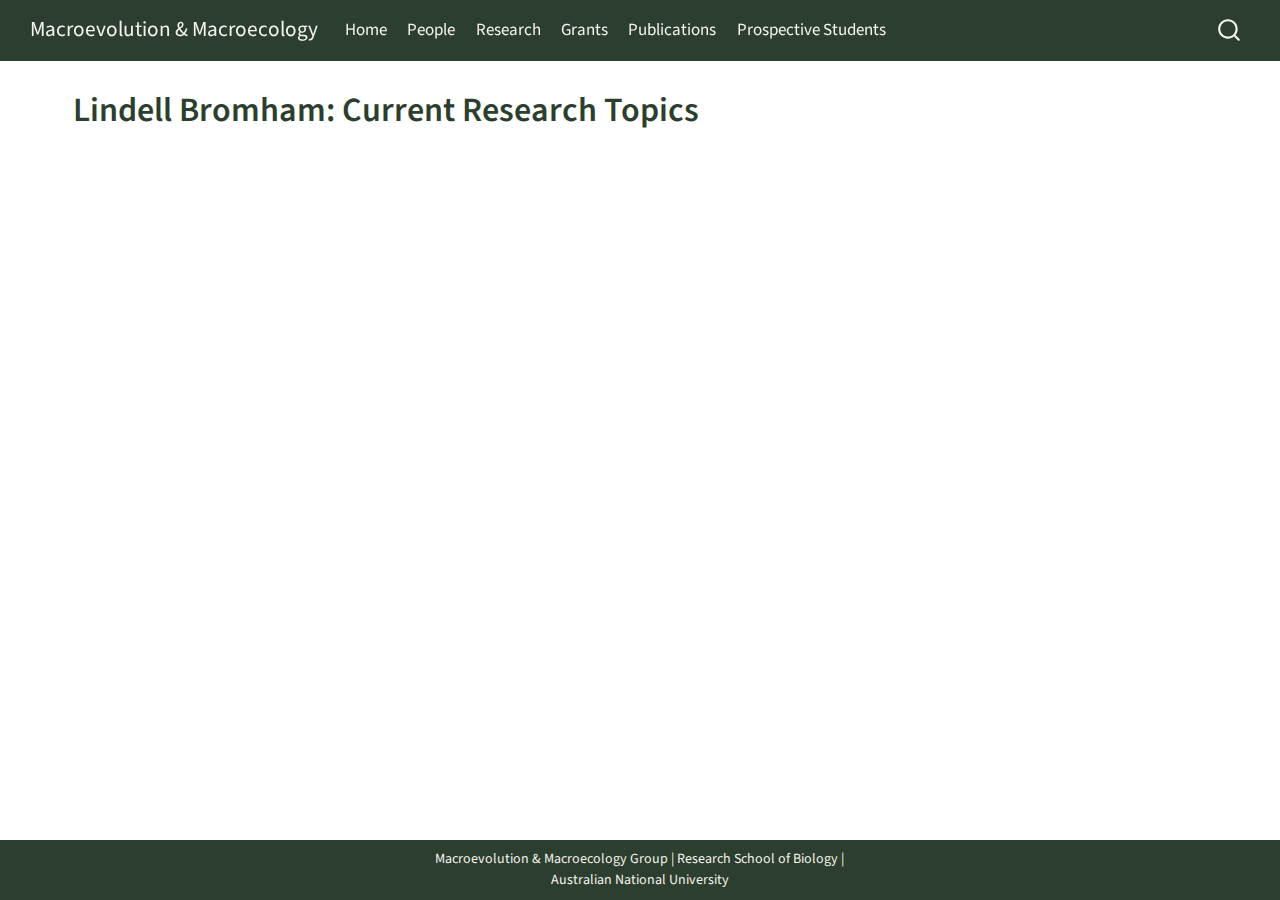
<file: docs/lindell-projects.html>
<!DOCTYPE html>
<html xmlns="http://www.w3.org/1999/xhtml" lang="en" xml:lang="en"><head>

<meta charset="utf-8">
<meta name="generator" content="quarto-1.7.32">

<meta name="viewport" content="width=device-width, initial-scale=1.0, user-scalable=yes">


<title>Lindell Bromham: Current Research Topics – Macroevolution &amp; Macroecology</title>
<style>
code{white-space: pre-wrap;}
span.smallcaps{font-variant: small-caps;}
div.columns{display: flex; gap: min(4vw, 1.5em);}
div.column{flex: auto; overflow-x: auto;}
div.hanging-indent{margin-left: 1.5em; text-indent: -1.5em;}
ul.task-list{list-style: none;}
ul.task-list li input[type="checkbox"] {
  width: 0.8em;
  margin: 0 0.8em 0.2em -1em; /* quarto-specific, see https://github.com/quarto-dev/quarto-cli/issues/4556 */ 
  vertical-align: middle;
}
</style>


<script src="site_libs/quarto-nav/quarto-nav.js"></script>
<script src="site_libs/quarto-nav/headroom.min.js"></script>
<script src="site_libs/clipboard/clipboard.min.js"></script>
<script src="site_libs/quarto-search/autocomplete.umd.js"></script>
<script src="site_libs/quarto-search/fuse.min.js"></script>
<script src="site_libs/quarto-search/quarto-search.js"></script>
<meta name="quarto:offset" content="./">
<link href="./images/favicon.png" rel="icon" type="image/png">
<script src="site_libs/quarto-html/quarto.js" type="module"></script>
<script src="site_libs/quarto-html/tabsets/tabsets.js" type="module"></script>
<script src="site_libs/quarto-html/popper.min.js"></script>
<script src="site_libs/quarto-html/tippy.umd.min.js"></script>
<script src="site_libs/quarto-html/anchor.min.js"></script>
<link href="site_libs/quarto-html/tippy.css" rel="stylesheet">
<link href="site_libs/quarto-html/quarto-syntax-highlighting-37eea08aefeeee20ff55810ff984fec1.css" rel="stylesheet" id="quarto-text-highlighting-styles">
<script src="site_libs/bootstrap/bootstrap.min.js"></script>
<link href="site_libs/bootstrap/bootstrap-icons.css" rel="stylesheet">
<link href="site_libs/bootstrap/bootstrap-b76cdb637123fc19a789548712f38062.min.css" rel="stylesheet" append-hash="true" id="quarto-bootstrap" data-mode="light">
<script id="quarto-search-options" type="application/json">{
  "location": "navbar",
  "copy-button": false,
  "collapse-after": 3,
  "panel-placement": "end",
  "type": "overlay",
  "limit": 50,
  "keyboard-shortcut": [
    "f",
    "/",
    "s"
  ],
  "show-item-context": false,
  "language": {
    "search-no-results-text": "No results",
    "search-matching-documents-text": "matching documents",
    "search-copy-link-title": "Copy link to search",
    "search-hide-matches-text": "Hide additional matches",
    "search-more-match-text": "more match in this document",
    "search-more-matches-text": "more matches in this document",
    "search-clear-button-title": "Clear",
    "search-text-placeholder": "",
    "search-detached-cancel-button-title": "Cancel",
    "search-submit-button-title": "Submit",
    "search-label": "Search"
  }
}</script>


<link rel="stylesheet" href="styles.css">
</head>

<body class="nav-fixed quarto-light">

<div id="quarto-search-results"></div>
  <header id="quarto-header" class="headroom fixed-top">
    <nav class="navbar navbar-expand-lg " data-bs-theme="dark">
      <div class="navbar-container container-fluid">
      <div class="navbar-brand-container mx-auto">
    <a class="navbar-brand" href="./index.html">
    <span class="navbar-title">Macroevolution &amp; Macroecology</span>
    </a>
  </div>
            <div id="quarto-search" class="" title="Search"></div>
          <button class="navbar-toggler" type="button" data-bs-toggle="collapse" data-bs-target="#navbarCollapse" aria-controls="navbarCollapse" role="menu" aria-expanded="false" aria-label="Toggle navigation" onclick="if (window.quartoToggleHeadroom) { window.quartoToggleHeadroom(); }">
  <span class="navbar-toggler-icon"></span>
</button>
          <div class="collapse navbar-collapse" id="navbarCollapse">
            <ul class="navbar-nav navbar-nav-scroll me-auto">
  <li class="nav-item">
    <a class="nav-link" href="./index.html"> 
<span class="menu-text">Home</span></a>
  </li>  
  <li class="nav-item">
    <a class="nav-link" href="./people.html"> 
<span class="menu-text">People</span></a>
  </li>  
  <li class="nav-item">
    <a class="nav-link" href="./research.html"> 
<span class="menu-text">Research</span></a>
  </li>  
  <li class="nav-item">
    <a class="nav-link" href="./projects.html"> 
<span class="menu-text">Grants</span></a>
  </li>  
  <li class="nav-item">
    <a class="nav-link" href="./publications.html"> 
<span class="menu-text">Publications</span></a>
  </li>  
  <li class="nav-item">
    <a class="nav-link" href="./students.html"> 
<span class="menu-text">Prospective Students</span></a>
  </li>  
</ul>
          </div> <!-- /navcollapse -->
            <div class="quarto-navbar-tools">
</div>
      </div> <!-- /container-fluid -->
    </nav>
</header>
<!-- content -->
<div id="quarto-content" class="quarto-container page-columns page-rows-contents page-layout-full page-navbar">
<!-- sidebar -->
<!-- margin-sidebar -->
    
<!-- main -->
<main class="content column-page" id="quarto-document-content">

<header id="title-block-header" class="quarto-title-block default">
<div class="quarto-title">
<h1 class="title">Lindell Bromham: Current Research Topics</h1>
</div>



<div class="quarto-title-meta column-page">

    
  
    
  </div>
  


</header>


<div class="section-block">

</div>



</main> <!-- /main -->
<script id="quarto-html-after-body" type="application/javascript">
  window.document.addEventListener("DOMContentLoaded", function (event) {
    const icon = "";
    const anchorJS = new window.AnchorJS();
    anchorJS.options = {
      placement: 'right',
      icon: icon
    };
    anchorJS.add('.anchored');
    const isCodeAnnotation = (el) => {
      for (const clz of el.classList) {
        if (clz.startsWith('code-annotation-')) {                     
          return true;
        }
      }
      return false;
    }
    const onCopySuccess = function(e) {
      // button target
      const button = e.trigger;
      // don't keep focus
      button.blur();
      // flash "checked"
      button.classList.add('code-copy-button-checked');
      var currentTitle = button.getAttribute("title");
      button.setAttribute("title", "Copied!");
      let tooltip;
      if (window.bootstrap) {
        button.setAttribute("data-bs-toggle", "tooltip");
        button.setAttribute("data-bs-placement", "left");
        button.setAttribute("data-bs-title", "Copied!");
        tooltip = new bootstrap.Tooltip(button, 
          { trigger: "manual", 
            customClass: "code-copy-button-tooltip",
            offset: [0, -8]});
        tooltip.show();    
      }
      setTimeout(function() {
        if (tooltip) {
          tooltip.hide();
          button.removeAttribute("data-bs-title");
          button.removeAttribute("data-bs-toggle");
          button.removeAttribute("data-bs-placement");
        }
        button.setAttribute("title", currentTitle);
        button.classList.remove('code-copy-button-checked');
      }, 1000);
      // clear code selection
      e.clearSelection();
    }
    const getTextToCopy = function(trigger) {
        const codeEl = trigger.previousElementSibling.cloneNode(true);
        for (const childEl of codeEl.children) {
          if (isCodeAnnotation(childEl)) {
            childEl.remove();
          }
        }
        return codeEl.innerText;
    }
    const clipboard = new window.ClipboardJS('.code-copy-button:not([data-in-quarto-modal])', {
      text: getTextToCopy
    });
    clipboard.on('success', onCopySuccess);
    if (window.document.getElementById('quarto-embedded-source-code-modal')) {
      const clipboardModal = new window.ClipboardJS('.code-copy-button[data-in-quarto-modal]', {
        text: getTextToCopy,
        container: window.document.getElementById('quarto-embedded-source-code-modal')
      });
      clipboardModal.on('success', onCopySuccess);
    }
      var localhostRegex = new RegExp(/^(?:http|https):\/\/localhost\:?[0-9]*\//);
      var mailtoRegex = new RegExp(/^mailto:/);
        var filterRegex = new RegExp('/' + window.location.host + '/');
      var isInternal = (href) => {
          return filterRegex.test(href) || localhostRegex.test(href) || mailtoRegex.test(href);
      }
      // Inspect non-navigation links and adorn them if external
     var links = window.document.querySelectorAll('a[href]:not(.nav-link):not(.navbar-brand):not(.toc-action):not(.sidebar-link):not(.sidebar-item-toggle):not(.pagination-link):not(.no-external):not([aria-hidden]):not(.dropdown-item):not(.quarto-navigation-tool):not(.about-link)');
      for (var i=0; i<links.length; i++) {
        const link = links[i];
        if (!isInternal(link.href)) {
          // undo the damage that might have been done by quarto-nav.js in the case of
          // links that we want to consider external
          if (link.dataset.originalHref !== undefined) {
            link.href = link.dataset.originalHref;
          }
        }
      }
    function tippyHover(el, contentFn, onTriggerFn, onUntriggerFn) {
      const config = {
        allowHTML: true,
        maxWidth: 500,
        delay: 100,
        arrow: false,
        appendTo: function(el) {
            return el.parentElement;
        },
        interactive: true,
        interactiveBorder: 10,
        theme: 'quarto',
        placement: 'bottom-start',
      };
      if (contentFn) {
        config.content = contentFn;
      }
      if (onTriggerFn) {
        config.onTrigger = onTriggerFn;
      }
      if (onUntriggerFn) {
        config.onUntrigger = onUntriggerFn;
      }
      window.tippy(el, config); 
    }
    const noterefs = window.document.querySelectorAll('a[role="doc-noteref"]');
    for (var i=0; i<noterefs.length; i++) {
      const ref = noterefs[i];
      tippyHover(ref, function() {
        // use id or data attribute instead here
        let href = ref.getAttribute('data-footnote-href') || ref.getAttribute('href');
        try { href = new URL(href).hash; } catch {}
        const id = href.replace(/^#\/?/, "");
        const note = window.document.getElementById(id);
        if (note) {
          return note.innerHTML;
        } else {
          return "";
        }
      });
    }
    const xrefs = window.document.querySelectorAll('a.quarto-xref');
    const processXRef = (id, note) => {
      // Strip column container classes
      const stripColumnClz = (el) => {
        el.classList.remove("page-full", "page-columns");
        if (el.children) {
          for (const child of el.children) {
            stripColumnClz(child);
          }
        }
      }
      stripColumnClz(note)
      if (id === null || id.startsWith('sec-')) {
        // Special case sections, only their first couple elements
        const container = document.createElement("div");
        if (note.children && note.children.length > 2) {
          container.appendChild(note.children[0].cloneNode(true));
          for (let i = 1; i < note.children.length; i++) {
            const child = note.children[i];
            if (child.tagName === "P" && child.innerText === "") {
              continue;
            } else {
              container.appendChild(child.cloneNode(true));
              break;
            }
          }
          if (window.Quarto?.typesetMath) {
            window.Quarto.typesetMath(container);
          }
          return container.innerHTML
        } else {
          if (window.Quarto?.typesetMath) {
            window.Quarto.typesetMath(note);
          }
          return note.innerHTML;
        }
      } else {
        // Remove any anchor links if they are present
        const anchorLink = note.querySelector('a.anchorjs-link');
        if (anchorLink) {
          anchorLink.remove();
        }
        if (window.Quarto?.typesetMath) {
          window.Quarto.typesetMath(note);
        }
        if (note.classList.contains("callout")) {
          return note.outerHTML;
        } else {
          return note.innerHTML;
        }
      }
    }
    for (var i=0; i<xrefs.length; i++) {
      const xref = xrefs[i];
      tippyHover(xref, undefined, function(instance) {
        instance.disable();
        let url = xref.getAttribute('href');
        let hash = undefined; 
        if (url.startsWith('#')) {
          hash = url;
        } else {
          try { hash = new URL(url).hash; } catch {}
        }
        if (hash) {
          const id = hash.replace(/^#\/?/, "");
          const note = window.document.getElementById(id);
          if (note !== null) {
            try {
              const html = processXRef(id, note.cloneNode(true));
              instance.setContent(html);
            } finally {
              instance.enable();
              instance.show();
            }
          } else {
            // See if we can fetch this
            fetch(url.split('#')[0])
            .then(res => res.text())
            .then(html => {
              const parser = new DOMParser();
              const htmlDoc = parser.parseFromString(html, "text/html");
              const note = htmlDoc.getElementById(id);
              if (note !== null) {
                const html = processXRef(id, note);
                instance.setContent(html);
              } 
            }).finally(() => {
              instance.enable();
              instance.show();
            });
          }
        } else {
          // See if we can fetch a full url (with no hash to target)
          // This is a special case and we should probably do some content thinning / targeting
          fetch(url)
          .then(res => res.text())
          .then(html => {
            const parser = new DOMParser();
            const htmlDoc = parser.parseFromString(html, "text/html");
            const note = htmlDoc.querySelector('main.content');
            if (note !== null) {
              // This should only happen for chapter cross references
              // (since there is no id in the URL)
              // remove the first header
              if (note.children.length > 0 && note.children[0].tagName === "HEADER") {
                note.children[0].remove();
              }
              const html = processXRef(null, note);
              instance.setContent(html);
            } 
          }).finally(() => {
            instance.enable();
            instance.show();
          });
        }
      }, function(instance) {
      });
    }
        let selectedAnnoteEl;
        const selectorForAnnotation = ( cell, annotation) => {
          let cellAttr = 'data-code-cell="' + cell + '"';
          let lineAttr = 'data-code-annotation="' +  annotation + '"';
          const selector = 'span[' + cellAttr + '][' + lineAttr + ']';
          return selector;
        }
        const selectCodeLines = (annoteEl) => {
          const doc = window.document;
          const targetCell = annoteEl.getAttribute("data-target-cell");
          const targetAnnotation = annoteEl.getAttribute("data-target-annotation");
          const annoteSpan = window.document.querySelector(selectorForAnnotation(targetCell, targetAnnotation));
          const lines = annoteSpan.getAttribute("data-code-lines").split(",");
          const lineIds = lines.map((line) => {
            return targetCell + "-" + line;
          })
          let top = null;
          let height = null;
          let parent = null;
          if (lineIds.length > 0) {
              //compute the position of the single el (top and bottom and make a div)
              const el = window.document.getElementById(lineIds[0]);
              top = el.offsetTop;
              height = el.offsetHeight;
              parent = el.parentElement.parentElement;
            if (lineIds.length > 1) {
              const lastEl = window.document.getElementById(lineIds[lineIds.length - 1]);
              const bottom = lastEl.offsetTop + lastEl.offsetHeight;
              height = bottom - top;
            }
            if (top !== null && height !== null && parent !== null) {
              // cook up a div (if necessary) and position it 
              let div = window.document.getElementById("code-annotation-line-highlight");
              if (div === null) {
                div = window.document.createElement("div");
                div.setAttribute("id", "code-annotation-line-highlight");
                div.style.position = 'absolute';
                parent.appendChild(div);
              }
              div.style.top = top - 2 + "px";
              div.style.height = height + 4 + "px";
              div.style.left = 0;
              let gutterDiv = window.document.getElementById("code-annotation-line-highlight-gutter");
              if (gutterDiv === null) {
                gutterDiv = window.document.createElement("div");
                gutterDiv.setAttribute("id", "code-annotation-line-highlight-gutter");
                gutterDiv.style.position = 'absolute';
                const codeCell = window.document.getElementById(targetCell);
                const gutter = codeCell.querySelector('.code-annotation-gutter');
                gutter.appendChild(gutterDiv);
              }
              gutterDiv.style.top = top - 2 + "px";
              gutterDiv.style.height = height + 4 + "px";
            }
            selectedAnnoteEl = annoteEl;
          }
        };
        const unselectCodeLines = () => {
          const elementsIds = ["code-annotation-line-highlight", "code-annotation-line-highlight-gutter"];
          elementsIds.forEach((elId) => {
            const div = window.document.getElementById(elId);
            if (div) {
              div.remove();
            }
          });
          selectedAnnoteEl = undefined;
        };
          // Handle positioning of the toggle
      window.addEventListener(
        "resize",
        throttle(() => {
          elRect = undefined;
          if (selectedAnnoteEl) {
            selectCodeLines(selectedAnnoteEl);
          }
        }, 10)
      );
      function throttle(fn, ms) {
      let throttle = false;
      let timer;
        return (...args) => {
          if(!throttle) { // first call gets through
              fn.apply(this, args);
              throttle = true;
          } else { // all the others get throttled
              if(timer) clearTimeout(timer); // cancel #2
              timer = setTimeout(() => {
                fn.apply(this, args);
                timer = throttle = false;
              }, ms);
          }
        };
      }
        // Attach click handler to the DT
        const annoteDls = window.document.querySelectorAll('dt[data-target-cell]');
        for (const annoteDlNode of annoteDls) {
          annoteDlNode.addEventListener('click', (event) => {
            const clickedEl = event.target;
            if (clickedEl !== selectedAnnoteEl) {
              unselectCodeLines();
              const activeEl = window.document.querySelector('dt[data-target-cell].code-annotation-active');
              if (activeEl) {
                activeEl.classList.remove('code-annotation-active');
              }
              selectCodeLines(clickedEl);
              clickedEl.classList.add('code-annotation-active');
            } else {
              // Unselect the line
              unselectCodeLines();
              clickedEl.classList.remove('code-annotation-active');
            }
          });
        }
    const findCites = (el) => {
      const parentEl = el.parentElement;
      if (parentEl) {
        const cites = parentEl.dataset.cites;
        if (cites) {
          return {
            el,
            cites: cites.split(' ')
          };
        } else {
          return findCites(el.parentElement)
        }
      } else {
        return undefined;
      }
    };
    var bibliorefs = window.document.querySelectorAll('a[role="doc-biblioref"]');
    for (var i=0; i<bibliorefs.length; i++) {
      const ref = bibliorefs[i];
      const citeInfo = findCites(ref);
      if (citeInfo) {
        tippyHover(citeInfo.el, function() {
          var popup = window.document.createElement('div');
          citeInfo.cites.forEach(function(cite) {
            var citeDiv = window.document.createElement('div');
            citeDiv.classList.add('hanging-indent');
            citeDiv.classList.add('csl-entry');
            var biblioDiv = window.document.getElementById('ref-' + cite);
            if (biblioDiv) {
              citeDiv.innerHTML = biblioDiv.innerHTML;
            }
            popup.appendChild(citeDiv);
          });
          return popup.innerHTML;
        });
      }
    }
  });
  </script>
</div> <!-- /content -->
<footer class="footer">
  <div class="nav-footer">
    <div class="nav-footer-left">
      &nbsp;
    </div>   
    <div class="nav-footer-center">
<p>Macroevolution &amp; Macroecology Group | Research School of Biology | Australian National University</p>
</div>
    <div class="nav-footer-right">
      &nbsp;
    </div>
  </div>
</footer>




</body></html>
</file>
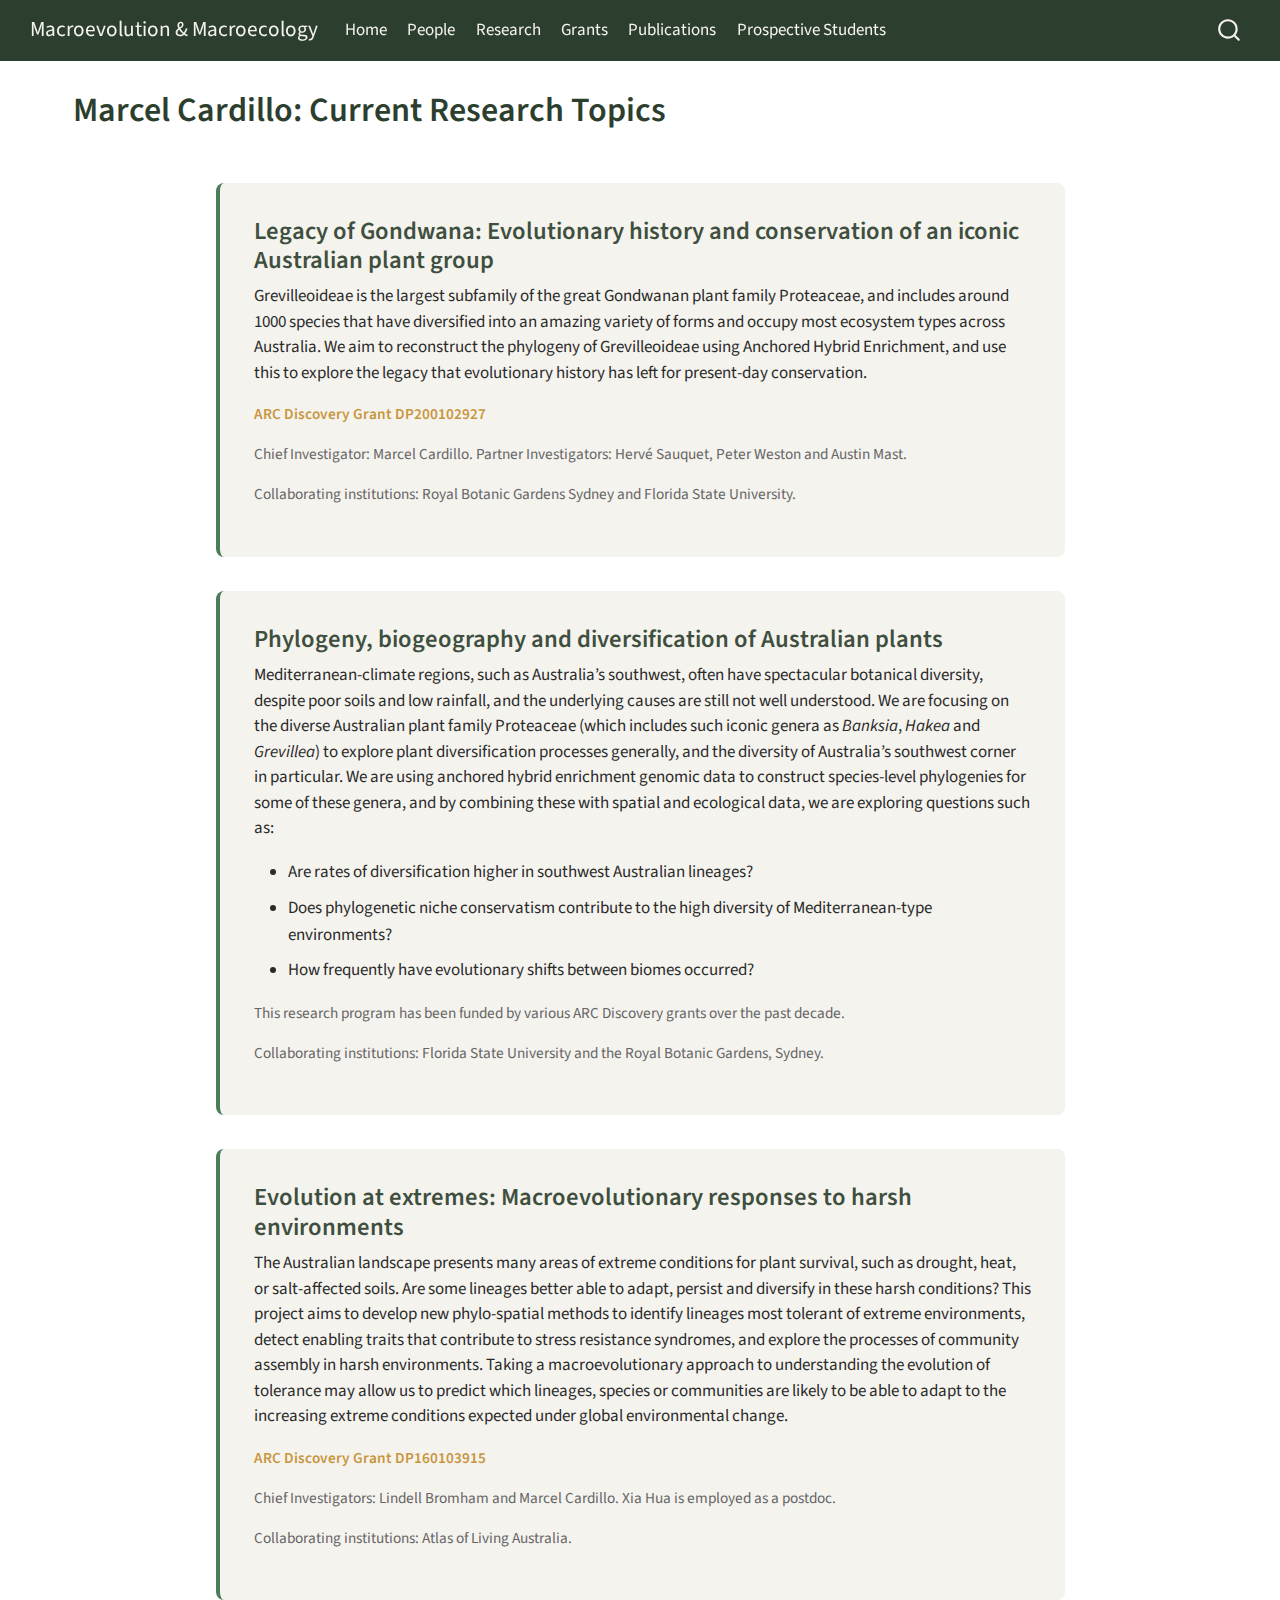
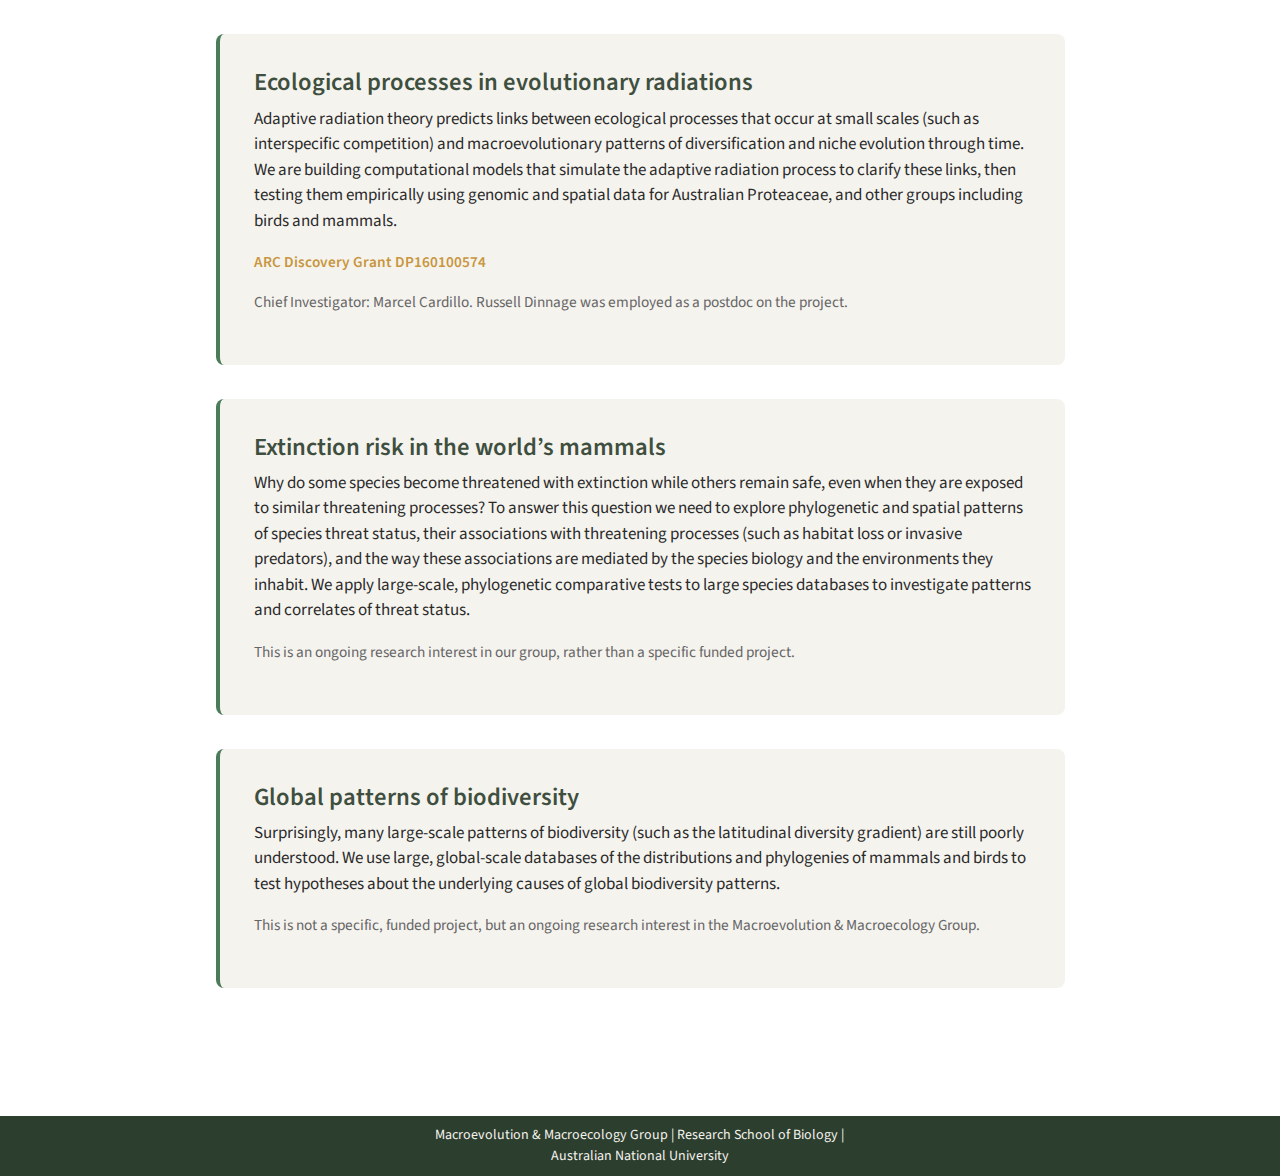
<file: docs/marcel-projects.html>
<!DOCTYPE html>
<html xmlns="http://www.w3.org/1999/xhtml" lang="en" xml:lang="en"><head>

<meta charset="utf-8">
<meta name="generator" content="quarto-1.7.32">

<meta name="viewport" content="width=device-width, initial-scale=1.0, user-scalable=yes">


<title>Marcel Cardillo: Current Research Topics – Macroevolution &amp; Macroecology</title>
<style>
code{white-space: pre-wrap;}
span.smallcaps{font-variant: small-caps;}
div.columns{display: flex; gap: min(4vw, 1.5em);}
div.column{flex: auto; overflow-x: auto;}
div.hanging-indent{margin-left: 1.5em; text-indent: -1.5em;}
ul.task-list{list-style: none;}
ul.task-list li input[type="checkbox"] {
  width: 0.8em;
  margin: 0 0.8em 0.2em -1em; /* quarto-specific, see https://github.com/quarto-dev/quarto-cli/issues/4556 */ 
  vertical-align: middle;
}
</style>


<script src="site_libs/quarto-nav/quarto-nav.js"></script>
<script src="site_libs/quarto-nav/headroom.min.js"></script>
<script src="site_libs/clipboard/clipboard.min.js"></script>
<script src="site_libs/quarto-search/autocomplete.umd.js"></script>
<script src="site_libs/quarto-search/fuse.min.js"></script>
<script src="site_libs/quarto-search/quarto-search.js"></script>
<meta name="quarto:offset" content="./">
<link href="./images/favicon.png" rel="icon" type="image/png">
<script src="site_libs/quarto-html/quarto.js" type="module"></script>
<script src="site_libs/quarto-html/tabsets/tabsets.js" type="module"></script>
<script src="site_libs/quarto-html/popper.min.js"></script>
<script src="site_libs/quarto-html/tippy.umd.min.js"></script>
<script src="site_libs/quarto-html/anchor.min.js"></script>
<link href="site_libs/quarto-html/tippy.css" rel="stylesheet">
<link href="site_libs/quarto-html/quarto-syntax-highlighting-37eea08aefeeee20ff55810ff984fec1.css" rel="stylesheet" id="quarto-text-highlighting-styles">
<script src="site_libs/bootstrap/bootstrap.min.js"></script>
<link href="site_libs/bootstrap/bootstrap-icons.css" rel="stylesheet">
<link href="site_libs/bootstrap/bootstrap-09ac9aad3fcbf427811feac33e16f18b.min.css" rel="stylesheet" append-hash="true" id="quarto-bootstrap" data-mode="light">
<script id="quarto-search-options" type="application/json">{
  "location": "navbar",
  "copy-button": false,
  "collapse-after": 3,
  "panel-placement": "end",
  "type": "overlay",
  "limit": 50,
  "keyboard-shortcut": [
    "f",
    "/",
    "s"
  ],
  "show-item-context": false,
  "language": {
    "search-no-results-text": "No results",
    "search-matching-documents-text": "matching documents",
    "search-copy-link-title": "Copy link to search",
    "search-hide-matches-text": "Hide additional matches",
    "search-more-match-text": "more match in this document",
    "search-more-matches-text": "more matches in this document",
    "search-clear-button-title": "Clear",
    "search-text-placeholder": "",
    "search-detached-cancel-button-title": "Cancel",
    "search-submit-button-title": "Submit",
    "search-label": "Search"
  }
}</script>


<link rel="stylesheet" href="styles.css">
</head>

<body class="nav-fixed quarto-light">

<div id="quarto-search-results"></div>
  <header id="quarto-header" class="headroom fixed-top">
    <nav class="navbar navbar-expand-lg " data-bs-theme="dark">
      <div class="navbar-container container-fluid">
      <div class="navbar-brand-container mx-auto">
    <a class="navbar-brand" href="./index.html">
    <span class="navbar-title">Macroevolution &amp; Macroecology</span>
    </a>
  </div>
            <div id="quarto-search" class="" title="Search"></div>
          <button class="navbar-toggler" type="button" data-bs-toggle="collapse" data-bs-target="#navbarCollapse" aria-controls="navbarCollapse" role="menu" aria-expanded="false" aria-label="Toggle navigation" onclick="if (window.quartoToggleHeadroom) { window.quartoToggleHeadroom(); }">
  <span class="navbar-toggler-icon"></span>
</button>
          <div class="collapse navbar-collapse" id="navbarCollapse">
            <ul class="navbar-nav navbar-nav-scroll me-auto">
  <li class="nav-item">
    <a class="nav-link" href="./index.html"> 
<span class="menu-text">Home</span></a>
  </li>  
  <li class="nav-item">
    <a class="nav-link" href="./people.html"> 
<span class="menu-text">People</span></a>
  </li>  
  <li class="nav-item">
    <a class="nav-link" href="./research.html"> 
<span class="menu-text">Research</span></a>
  </li>  
  <li class="nav-item">
    <a class="nav-link" href="./projects.html"> 
<span class="menu-text">Grants</span></a>
  </li>  
  <li class="nav-item">
    <a class="nav-link" href="./publications.html"> 
<span class="menu-text">Publications</span></a>
  </li>  
  <li class="nav-item">
    <a class="nav-link" href="./students.html"> 
<span class="menu-text">Prospective Students</span></a>
  </li>  
</ul>
          </div> <!-- /navcollapse -->
            <div class="quarto-navbar-tools">
</div>
      </div> <!-- /container-fluid -->
    </nav>
</header>
<!-- content -->
<div id="quarto-content" class="quarto-container page-columns page-rows-contents page-layout-full page-navbar">
<!-- sidebar -->
<!-- margin-sidebar -->
    
<!-- main -->
<main class="content column-page" id="quarto-document-content">

<header id="title-block-header" class="quarto-title-block default">
<div class="quarto-title">
<h1 class="title">Marcel Cardillo: Current Research Topics</h1>
</div>



<div class="quarto-title-meta column-page">

    
  
    
  </div>
  


</header>


<div class="section-block">
<section id="legacy-of-gondwana-evolutionary-history-and-conservation-of-an-iconic-australian-plant-group" class="level3 project-card">
<h3 class="anchored" data-anchor-id="legacy-of-gondwana-evolutionary-history-and-conservation-of-an-iconic-australian-plant-group">Legacy of Gondwana: Evolutionary history and conservation of an iconic Australian plant group</h3>
<p>Grevilleoideae is the largest subfamily of the great Gondwanan plant family Proteaceae, and includes around 1000 species that have diversified into an amazing variety of forms and occupy most ecosystem types across Australia. We aim to reconstruct the phylogeny of Grevilleoideae using Anchored Hybrid Enrichment, and use this to explore the legacy that evolutionary history has left for present-day conservation.</p>
<div class="project-meta">
<p><span class="funding">ARC Discovery Grant DP200102927</span></p>
<p>Chief Investigator: Marcel Cardillo. Partner Investigators: Hervé Sauquet, Peter Weston and Austin Mast.</p>
<p>Collaborating institutions: Royal Botanic Gardens Sydney and Florida State University.</p>
</div>
</section>
<section id="phylogeny-biogeography-and-diversification-of-australian-plants" class="level3 project-card">
<h3 class="anchored" data-anchor-id="phylogeny-biogeography-and-diversification-of-australian-plants">Phylogeny, biogeography and diversification of Australian plants</h3>
<p>Mediterranean-climate regions, such as Australia’s southwest, often have spectacular botanical diversity, despite poor soils and low rainfall, and the underlying causes are still not well understood. We are focusing on the diverse Australian plant family Proteaceae (which includes such iconic genera as <em>Banksia</em>, <em>Hakea</em> and <em>Grevillea</em>) to explore plant diversification processes generally, and the diversity of Australia’s southwest corner in particular. We are using anchored hybrid enrichment genomic data to construct species-level phylogenies for some of these genera, and by combining these with spatial and ecological data, we are exploring questions such as:</p>
<ul>
<li>Are rates of diversification higher in southwest Australian lineages?</li>
<li>Does phylogenetic niche conservatism contribute to the high diversity of Mediterranean-type environments?</li>
<li>How frequently have evolutionary shifts between biomes occurred?</li>
</ul>
<div class="project-meta">
<p>This research program has been funded by various ARC Discovery grants over the past decade.</p>
<p>Collaborating institutions: Florida State University and the Royal Botanic Gardens, Sydney.</p>
</div>
</section>
<section id="evolution-at-extremes-macroevolutionary-responses-to-harsh-environments" class="level3 project-card">
<h3 class="anchored" data-anchor-id="evolution-at-extremes-macroevolutionary-responses-to-harsh-environments">Evolution at extremes: Macroevolutionary responses to harsh environments</h3>
<p>The Australian landscape presents many areas of extreme conditions for plant survival, such as drought, heat, or salt-affected soils. Are some lineages better able to adapt, persist and diversify in these harsh conditions? This project aims to develop new phylo-spatial methods to identify lineages most tolerant of extreme environments, detect enabling traits that contribute to stress resistance syndromes, and explore the processes of community assembly in harsh environments. Taking a macroevolutionary approach to understanding the evolution of tolerance may allow us to predict which lineages, species or communities are likely to be able to adapt to the increasing extreme conditions expected under global environmental change.</p>
<div class="project-meta">
<p><span class="funding">ARC Discovery Grant DP160103915</span></p>
<p>Chief Investigators: Lindell Bromham and Marcel Cardillo. Xia Hua is employed as a postdoc.</p>
<p>Collaborating institutions: Atlas of Living Australia.</p>
</div>
</section>
<section id="ecological-processes-in-evolutionary-radiations" class="level3 project-card">
<h3 class="anchored" data-anchor-id="ecological-processes-in-evolutionary-radiations">Ecological processes in evolutionary radiations</h3>
<p>Adaptive radiation theory predicts links between ecological processes that occur at small scales (such as interspecific competition) and macroevolutionary patterns of diversification and niche evolution through time. We are building computational models that simulate the adaptive radiation process to clarify these links, then testing them empirically using genomic and spatial data for Australian Proteaceae, and other groups including birds and mammals.</p>
<div class="project-meta">
<p><span class="funding">ARC Discovery Grant DP160100574</span></p>
<p>Chief Investigator: Marcel Cardillo. Russell Dinnage was employed as a postdoc on the project.</p>
</div>
</section>
<section id="extinction-risk-in-the-worlds-mammals" class="level3 project-card">
<h3 class="anchored" data-anchor-id="extinction-risk-in-the-worlds-mammals">Extinction risk in the world’s mammals</h3>
<p>Why do some species become threatened with extinction while others remain safe, even when they are exposed to similar threatening processes? To answer this question we need to explore phylogenetic and spatial patterns of species threat status, their associations with threatening processes (such as habitat loss or invasive predators), and the way these associations are mediated by the species biology and the environments they inhabit. We apply large-scale, phylogenetic comparative tests to large species databases to investigate patterns and correlates of threat status.</p>
<div class="project-meta">
<p>This is an ongoing research interest in our group, rather than a specific funded project.</p>
</div>
</section>
<section id="global-patterns-of-biodiversity" class="level3 project-card">
<h3 class="anchored" data-anchor-id="global-patterns-of-biodiversity">Global patterns of biodiversity</h3>
<p>Surprisingly, many large-scale patterns of biodiversity (such as the latitudinal diversity gradient) are still poorly understood. We use large, global-scale databases of the distributions and phylogenies of mammals and birds to test hypotheses about the underlying causes of global biodiversity patterns.</p>
<div class="project-meta">
<p>This is not a specific, funded project, but an ongoing research interest in the Macroevolution &amp; Macroecology Group.</p>
</div>
</section>
</div>



</main> <!-- /main -->
<script id="quarto-html-after-body" type="application/javascript">
  window.document.addEventListener("DOMContentLoaded", function (event) {
    const icon = "";
    const anchorJS = new window.AnchorJS();
    anchorJS.options = {
      placement: 'right',
      icon: icon
    };
    anchorJS.add('.anchored');
    const isCodeAnnotation = (el) => {
      for (const clz of el.classList) {
        if (clz.startsWith('code-annotation-')) {                     
          return true;
        }
      }
      return false;
    }
    const onCopySuccess = function(e) {
      // button target
      const button = e.trigger;
      // don't keep focus
      button.blur();
      // flash "checked"
      button.classList.add('code-copy-button-checked');
      var currentTitle = button.getAttribute("title");
      button.setAttribute("title", "Copied!");
      let tooltip;
      if (window.bootstrap) {
        button.setAttribute("data-bs-toggle", "tooltip");
        button.setAttribute("data-bs-placement", "left");
        button.setAttribute("data-bs-title", "Copied!");
        tooltip = new bootstrap.Tooltip(button, 
          { trigger: "manual", 
            customClass: "code-copy-button-tooltip",
            offset: [0, -8]});
        tooltip.show();    
      }
      setTimeout(function() {
        if (tooltip) {
          tooltip.hide();
          button.removeAttribute("data-bs-title");
          button.removeAttribute("data-bs-toggle");
          button.removeAttribute("data-bs-placement");
        }
        button.setAttribute("title", currentTitle);
        button.classList.remove('code-copy-button-checked');
      }, 1000);
      // clear code selection
      e.clearSelection();
    }
    const getTextToCopy = function(trigger) {
        const codeEl = trigger.previousElementSibling.cloneNode(true);
        for (const childEl of codeEl.children) {
          if (isCodeAnnotation(childEl)) {
            childEl.remove();
          }
        }
        return codeEl.innerText;
    }
    const clipboard = new window.ClipboardJS('.code-copy-button:not([data-in-quarto-modal])', {
      text: getTextToCopy
    });
    clipboard.on('success', onCopySuccess);
    if (window.document.getElementById('quarto-embedded-source-code-modal')) {
      const clipboardModal = new window.ClipboardJS('.code-copy-button[data-in-quarto-modal]', {
        text: getTextToCopy,
        container: window.document.getElementById('quarto-embedded-source-code-modal')
      });
      clipboardModal.on('success', onCopySuccess);
    }
      var localhostRegex = new RegExp(/^(?:http|https):\/\/localhost\:?[0-9]*\//);
      var mailtoRegex = new RegExp(/^mailto:/);
        var filterRegex = new RegExp('/' + window.location.host + '/');
      var isInternal = (href) => {
          return filterRegex.test(href) || localhostRegex.test(href) || mailtoRegex.test(href);
      }
      // Inspect non-navigation links and adorn them if external
     var links = window.document.querySelectorAll('a[href]:not(.nav-link):not(.navbar-brand):not(.toc-action):not(.sidebar-link):not(.sidebar-item-toggle):not(.pagination-link):not(.no-external):not([aria-hidden]):not(.dropdown-item):not(.quarto-navigation-tool):not(.about-link)');
      for (var i=0; i<links.length; i++) {
        const link = links[i];
        if (!isInternal(link.href)) {
          // undo the damage that might have been done by quarto-nav.js in the case of
          // links that we want to consider external
          if (link.dataset.originalHref !== undefined) {
            link.href = link.dataset.originalHref;
          }
        }
      }
    function tippyHover(el, contentFn, onTriggerFn, onUntriggerFn) {
      const config = {
        allowHTML: true,
        maxWidth: 500,
        delay: 100,
        arrow: false,
        appendTo: function(el) {
            return el.parentElement;
        },
        interactive: true,
        interactiveBorder: 10,
        theme: 'quarto',
        placement: 'bottom-start',
      };
      if (contentFn) {
        config.content = contentFn;
      }
      if (onTriggerFn) {
        config.onTrigger = onTriggerFn;
      }
      if (onUntriggerFn) {
        config.onUntrigger = onUntriggerFn;
      }
      window.tippy(el, config); 
    }
    const noterefs = window.document.querySelectorAll('a[role="doc-noteref"]');
    for (var i=0; i<noterefs.length; i++) {
      const ref = noterefs[i];
      tippyHover(ref, function() {
        // use id or data attribute instead here
        let href = ref.getAttribute('data-footnote-href') || ref.getAttribute('href');
        try { href = new URL(href).hash; } catch {}
        const id = href.replace(/^#\/?/, "");
        const note = window.document.getElementById(id);
        if (note) {
          return note.innerHTML;
        } else {
          return "";
        }
      });
    }
    const xrefs = window.document.querySelectorAll('a.quarto-xref');
    const processXRef = (id, note) => {
      // Strip column container classes
      const stripColumnClz = (el) => {
        el.classList.remove("page-full", "page-columns");
        if (el.children) {
          for (const child of el.children) {
            stripColumnClz(child);
          }
        }
      }
      stripColumnClz(note)
      if (id === null || id.startsWith('sec-')) {
        // Special case sections, only their first couple elements
        const container = document.createElement("div");
        if (note.children && note.children.length > 2) {
          container.appendChild(note.children[0].cloneNode(true));
          for (let i = 1; i < note.children.length; i++) {
            const child = note.children[i];
            if (child.tagName === "P" && child.innerText === "") {
              continue;
            } else {
              container.appendChild(child.cloneNode(true));
              break;
            }
          }
          if (window.Quarto?.typesetMath) {
            window.Quarto.typesetMath(container);
          }
          return container.innerHTML
        } else {
          if (window.Quarto?.typesetMath) {
            window.Quarto.typesetMath(note);
          }
          return note.innerHTML;
        }
      } else {
        // Remove any anchor links if they are present
        const anchorLink = note.querySelector('a.anchorjs-link');
        if (anchorLink) {
          anchorLink.remove();
        }
        if (window.Quarto?.typesetMath) {
          window.Quarto.typesetMath(note);
        }
        if (note.classList.contains("callout")) {
          return note.outerHTML;
        } else {
          return note.innerHTML;
        }
      }
    }
    for (var i=0; i<xrefs.length; i++) {
      const xref = xrefs[i];
      tippyHover(xref, undefined, function(instance) {
        instance.disable();
        let url = xref.getAttribute('href');
        let hash = undefined; 
        if (url.startsWith('#')) {
          hash = url;
        } else {
          try { hash = new URL(url).hash; } catch {}
        }
        if (hash) {
          const id = hash.replace(/^#\/?/, "");
          const note = window.document.getElementById(id);
          if (note !== null) {
            try {
              const html = processXRef(id, note.cloneNode(true));
              instance.setContent(html);
            } finally {
              instance.enable();
              instance.show();
            }
          } else {
            // See if we can fetch this
            fetch(url.split('#')[0])
            .then(res => res.text())
            .then(html => {
              const parser = new DOMParser();
              const htmlDoc = parser.parseFromString(html, "text/html");
              const note = htmlDoc.getElementById(id);
              if (note !== null) {
                const html = processXRef(id, note);
                instance.setContent(html);
              } 
            }).finally(() => {
              instance.enable();
              instance.show();
            });
          }
        } else {
          // See if we can fetch a full url (with no hash to target)
          // This is a special case and we should probably do some content thinning / targeting
          fetch(url)
          .then(res => res.text())
          .then(html => {
            const parser = new DOMParser();
            const htmlDoc = parser.parseFromString(html, "text/html");
            const note = htmlDoc.querySelector('main.content');
            if (note !== null) {
              // This should only happen for chapter cross references
              // (since there is no id in the URL)
              // remove the first header
              if (note.children.length > 0 && note.children[0].tagName === "HEADER") {
                note.children[0].remove();
              }
              const html = processXRef(null, note);
              instance.setContent(html);
            } 
          }).finally(() => {
            instance.enable();
            instance.show();
          });
        }
      }, function(instance) {
      });
    }
        let selectedAnnoteEl;
        const selectorForAnnotation = ( cell, annotation) => {
          let cellAttr = 'data-code-cell="' + cell + '"';
          let lineAttr = 'data-code-annotation="' +  annotation + '"';
          const selector = 'span[' + cellAttr + '][' + lineAttr + ']';
          return selector;
        }
        const selectCodeLines = (annoteEl) => {
          const doc = window.document;
          const targetCell = annoteEl.getAttribute("data-target-cell");
          const targetAnnotation = annoteEl.getAttribute("data-target-annotation");
          const annoteSpan = window.document.querySelector(selectorForAnnotation(targetCell, targetAnnotation));
          const lines = annoteSpan.getAttribute("data-code-lines").split(",");
          const lineIds = lines.map((line) => {
            return targetCell + "-" + line;
          })
          let top = null;
          let height = null;
          let parent = null;
          if (lineIds.length > 0) {
              //compute the position of the single el (top and bottom and make a div)
              const el = window.document.getElementById(lineIds[0]);
              top = el.offsetTop;
              height = el.offsetHeight;
              parent = el.parentElement.parentElement;
            if (lineIds.length > 1) {
              const lastEl = window.document.getElementById(lineIds[lineIds.length - 1]);
              const bottom = lastEl.offsetTop + lastEl.offsetHeight;
              height = bottom - top;
            }
            if (top !== null && height !== null && parent !== null) {
              // cook up a div (if necessary) and position it 
              let div = window.document.getElementById("code-annotation-line-highlight");
              if (div === null) {
                div = window.document.createElement("div");
                div.setAttribute("id", "code-annotation-line-highlight");
                div.style.position = 'absolute';
                parent.appendChild(div);
              }
              div.style.top = top - 2 + "px";
              div.style.height = height + 4 + "px";
              div.style.left = 0;
              let gutterDiv = window.document.getElementById("code-annotation-line-highlight-gutter");
              if (gutterDiv === null) {
                gutterDiv = window.document.createElement("div");
                gutterDiv.setAttribute("id", "code-annotation-line-highlight-gutter");
                gutterDiv.style.position = 'absolute';
                const codeCell = window.document.getElementById(targetCell);
                const gutter = codeCell.querySelector('.code-annotation-gutter');
                gutter.appendChild(gutterDiv);
              }
              gutterDiv.style.top = top - 2 + "px";
              gutterDiv.style.height = height + 4 + "px";
            }
            selectedAnnoteEl = annoteEl;
          }
        };
        const unselectCodeLines = () => {
          const elementsIds = ["code-annotation-line-highlight", "code-annotation-line-highlight-gutter"];
          elementsIds.forEach((elId) => {
            const div = window.document.getElementById(elId);
            if (div) {
              div.remove();
            }
          });
          selectedAnnoteEl = undefined;
        };
          // Handle positioning of the toggle
      window.addEventListener(
        "resize",
        throttle(() => {
          elRect = undefined;
          if (selectedAnnoteEl) {
            selectCodeLines(selectedAnnoteEl);
          }
        }, 10)
      );
      function throttle(fn, ms) {
      let throttle = false;
      let timer;
        return (...args) => {
          if(!throttle) { // first call gets through
              fn.apply(this, args);
              throttle = true;
          } else { // all the others get throttled
              if(timer) clearTimeout(timer); // cancel #2
              timer = setTimeout(() => {
                fn.apply(this, args);
                timer = throttle = false;
              }, ms);
          }
        };
      }
        // Attach click handler to the DT
        const annoteDls = window.document.querySelectorAll('dt[data-target-cell]');
        for (const annoteDlNode of annoteDls) {
          annoteDlNode.addEventListener('click', (event) => {
            const clickedEl = event.target;
            if (clickedEl !== selectedAnnoteEl) {
              unselectCodeLines();
              const activeEl = window.document.querySelector('dt[data-target-cell].code-annotation-active');
              if (activeEl) {
                activeEl.classList.remove('code-annotation-active');
              }
              selectCodeLines(clickedEl);
              clickedEl.classList.add('code-annotation-active');
            } else {
              // Unselect the line
              unselectCodeLines();
              clickedEl.classList.remove('code-annotation-active');
            }
          });
        }
    const findCites = (el) => {
      const parentEl = el.parentElement;
      if (parentEl) {
        const cites = parentEl.dataset.cites;
        if (cites) {
          return {
            el,
            cites: cites.split(' ')
          };
        } else {
          return findCites(el.parentElement)
        }
      } else {
        return undefined;
      }
    };
    var bibliorefs = window.document.querySelectorAll('a[role="doc-biblioref"]');
    for (var i=0; i<bibliorefs.length; i++) {
      const ref = bibliorefs[i];
      const citeInfo = findCites(ref);
      if (citeInfo) {
        tippyHover(citeInfo.el, function() {
          var popup = window.document.createElement('div');
          citeInfo.cites.forEach(function(cite) {
            var citeDiv = window.document.createElement('div');
            citeDiv.classList.add('hanging-indent');
            citeDiv.classList.add('csl-entry');
            var biblioDiv = window.document.getElementById('ref-' + cite);
            if (biblioDiv) {
              citeDiv.innerHTML = biblioDiv.innerHTML;
            }
            popup.appendChild(citeDiv);
          });
          return popup.innerHTML;
        });
      }
    }
  });
  </script>
</div> <!-- /content -->
<footer class="footer">
  <div class="nav-footer">
    <div class="nav-footer-left">
      &nbsp;
    </div>   
    <div class="nav-footer-center">
<p>Macroevolution &amp; Macroecology Group | Research School of Biology | Australian National University</p>
</div>
    <div class="nav-footer-right">
      &nbsp;
    </div>
  </div>
</footer>




</body></html>
</file>
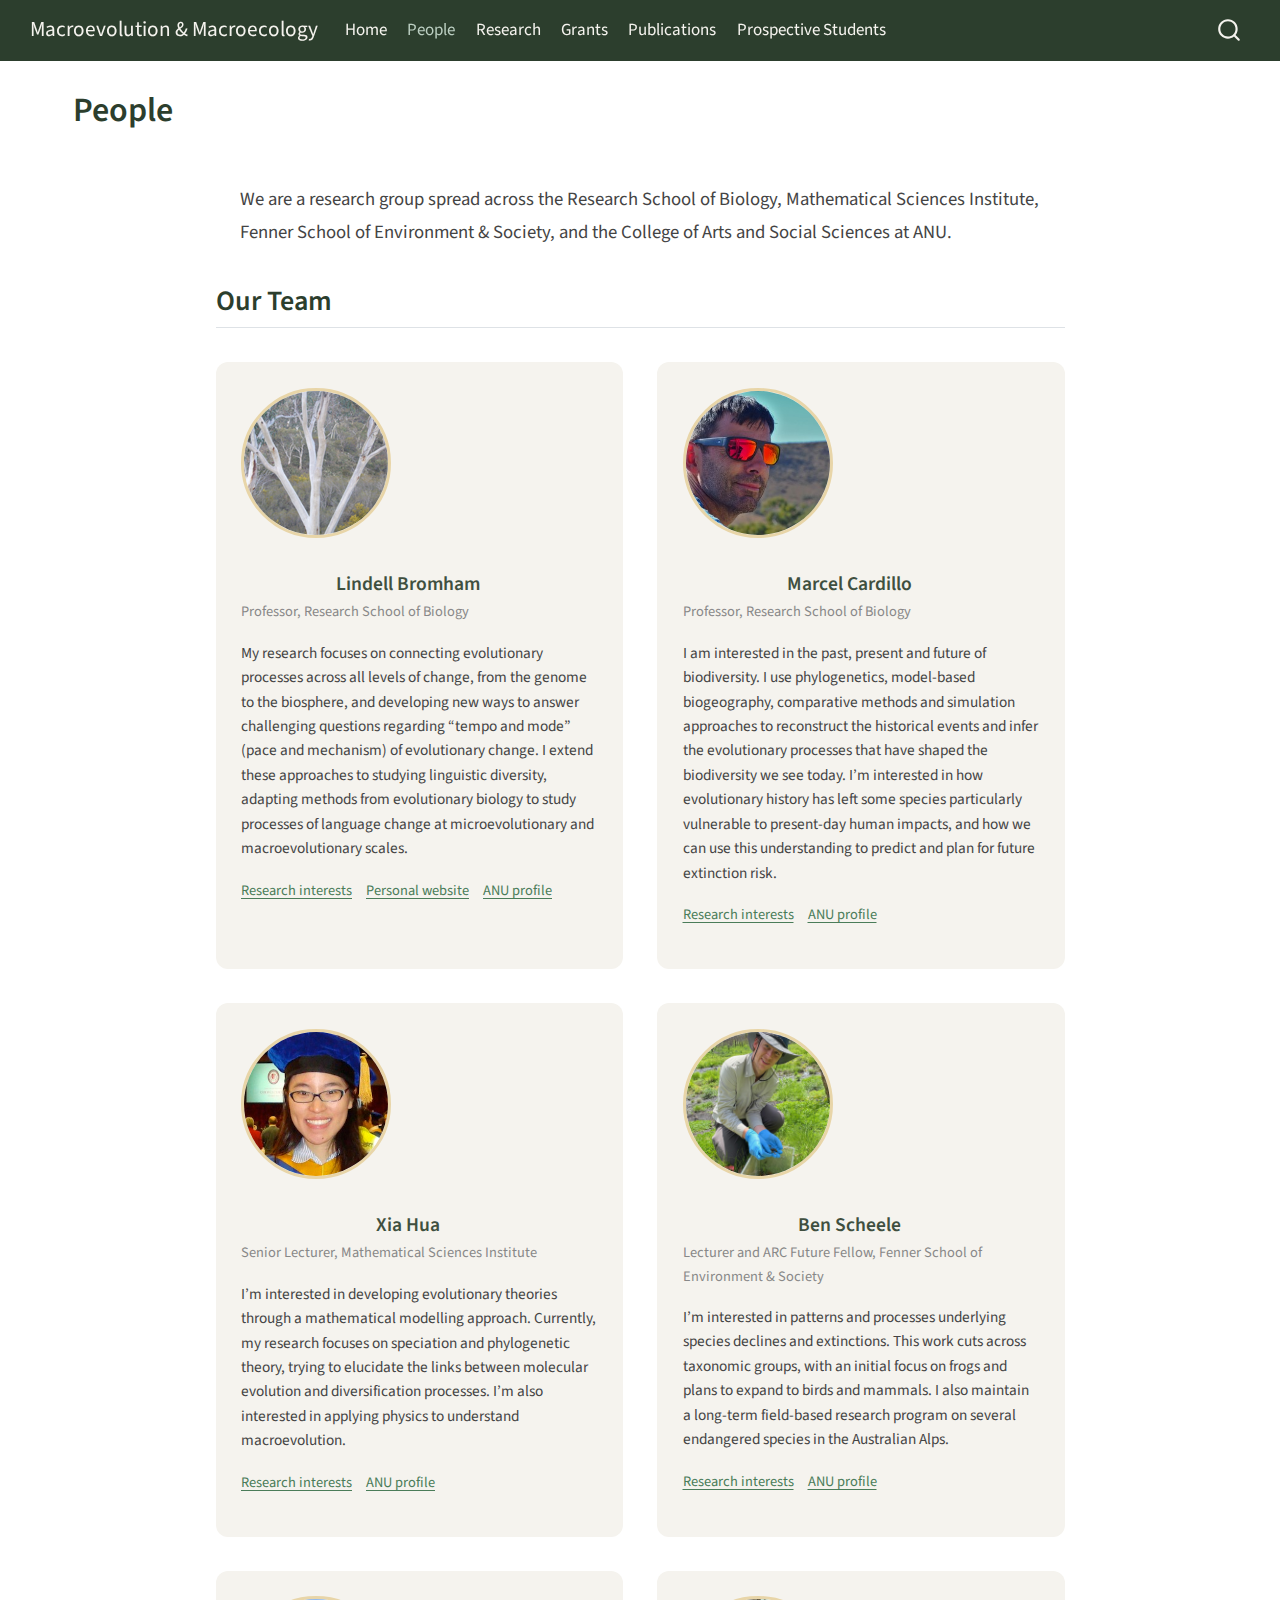
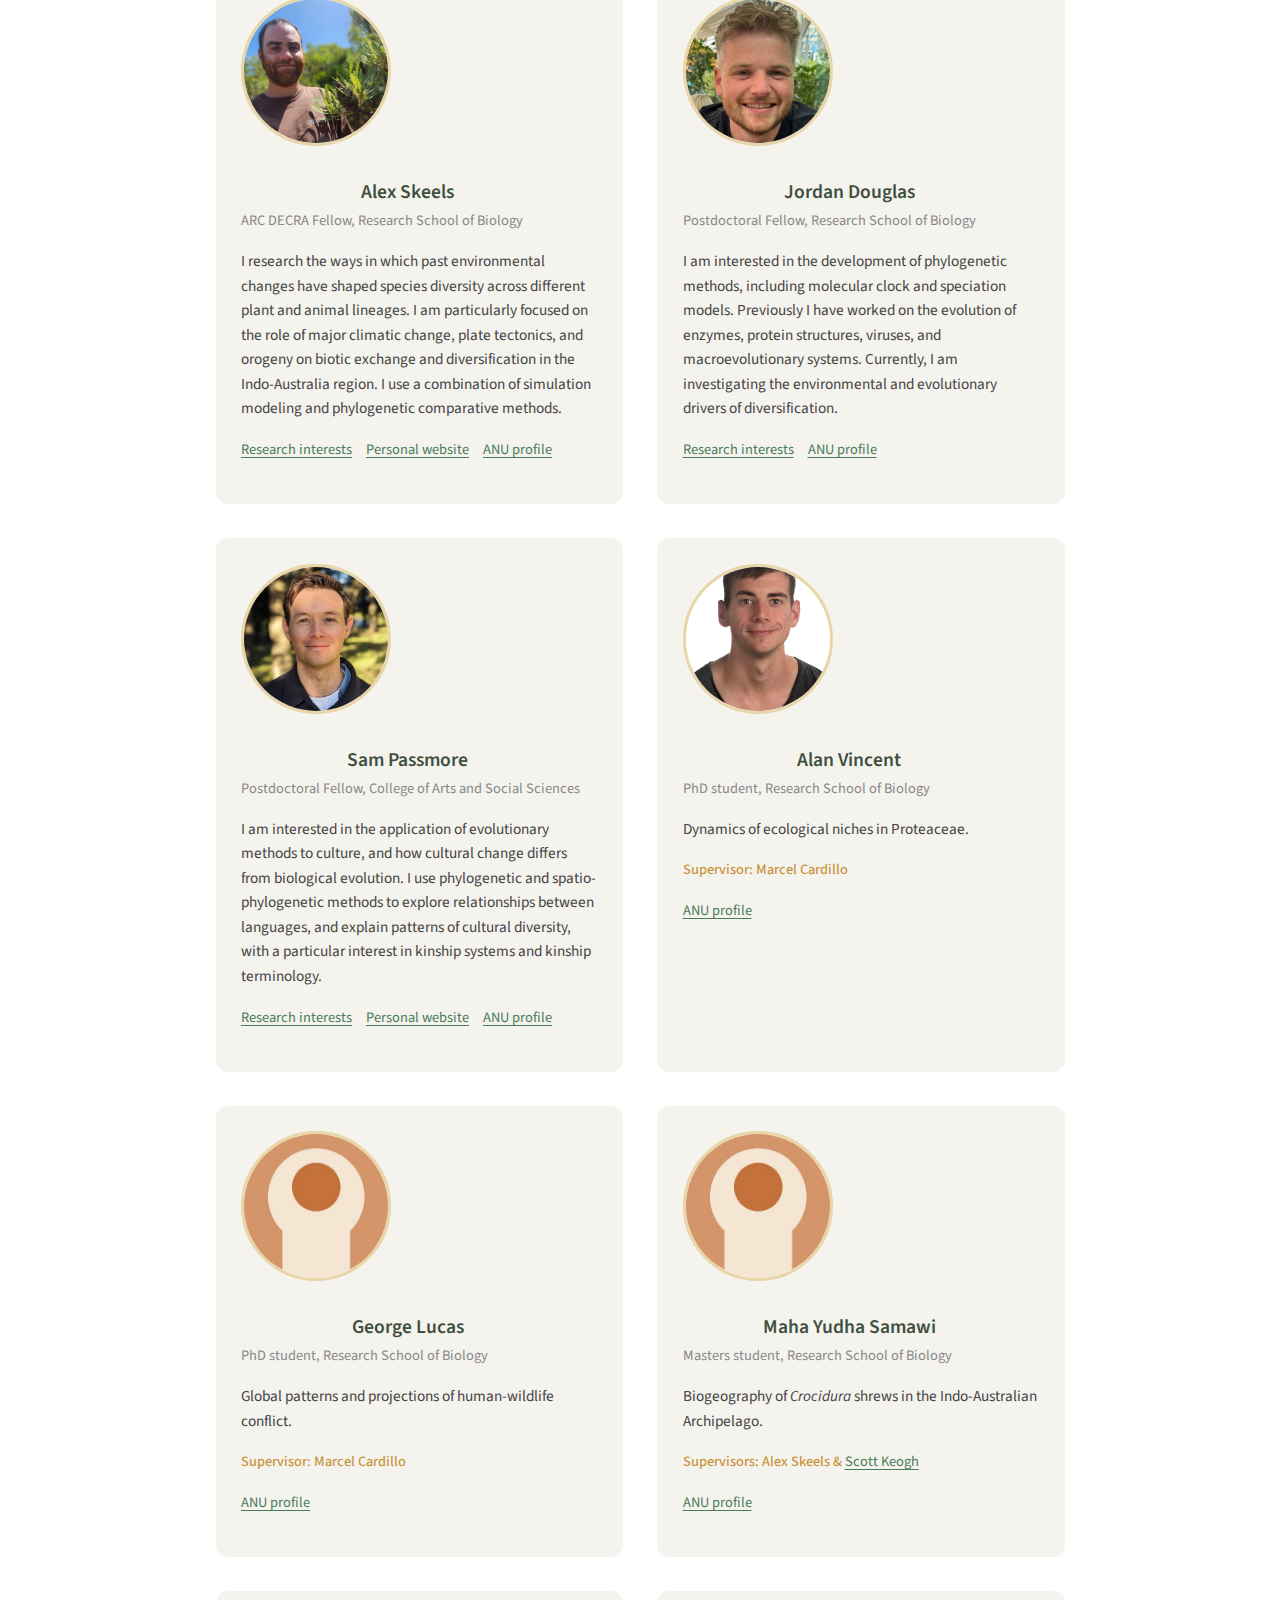
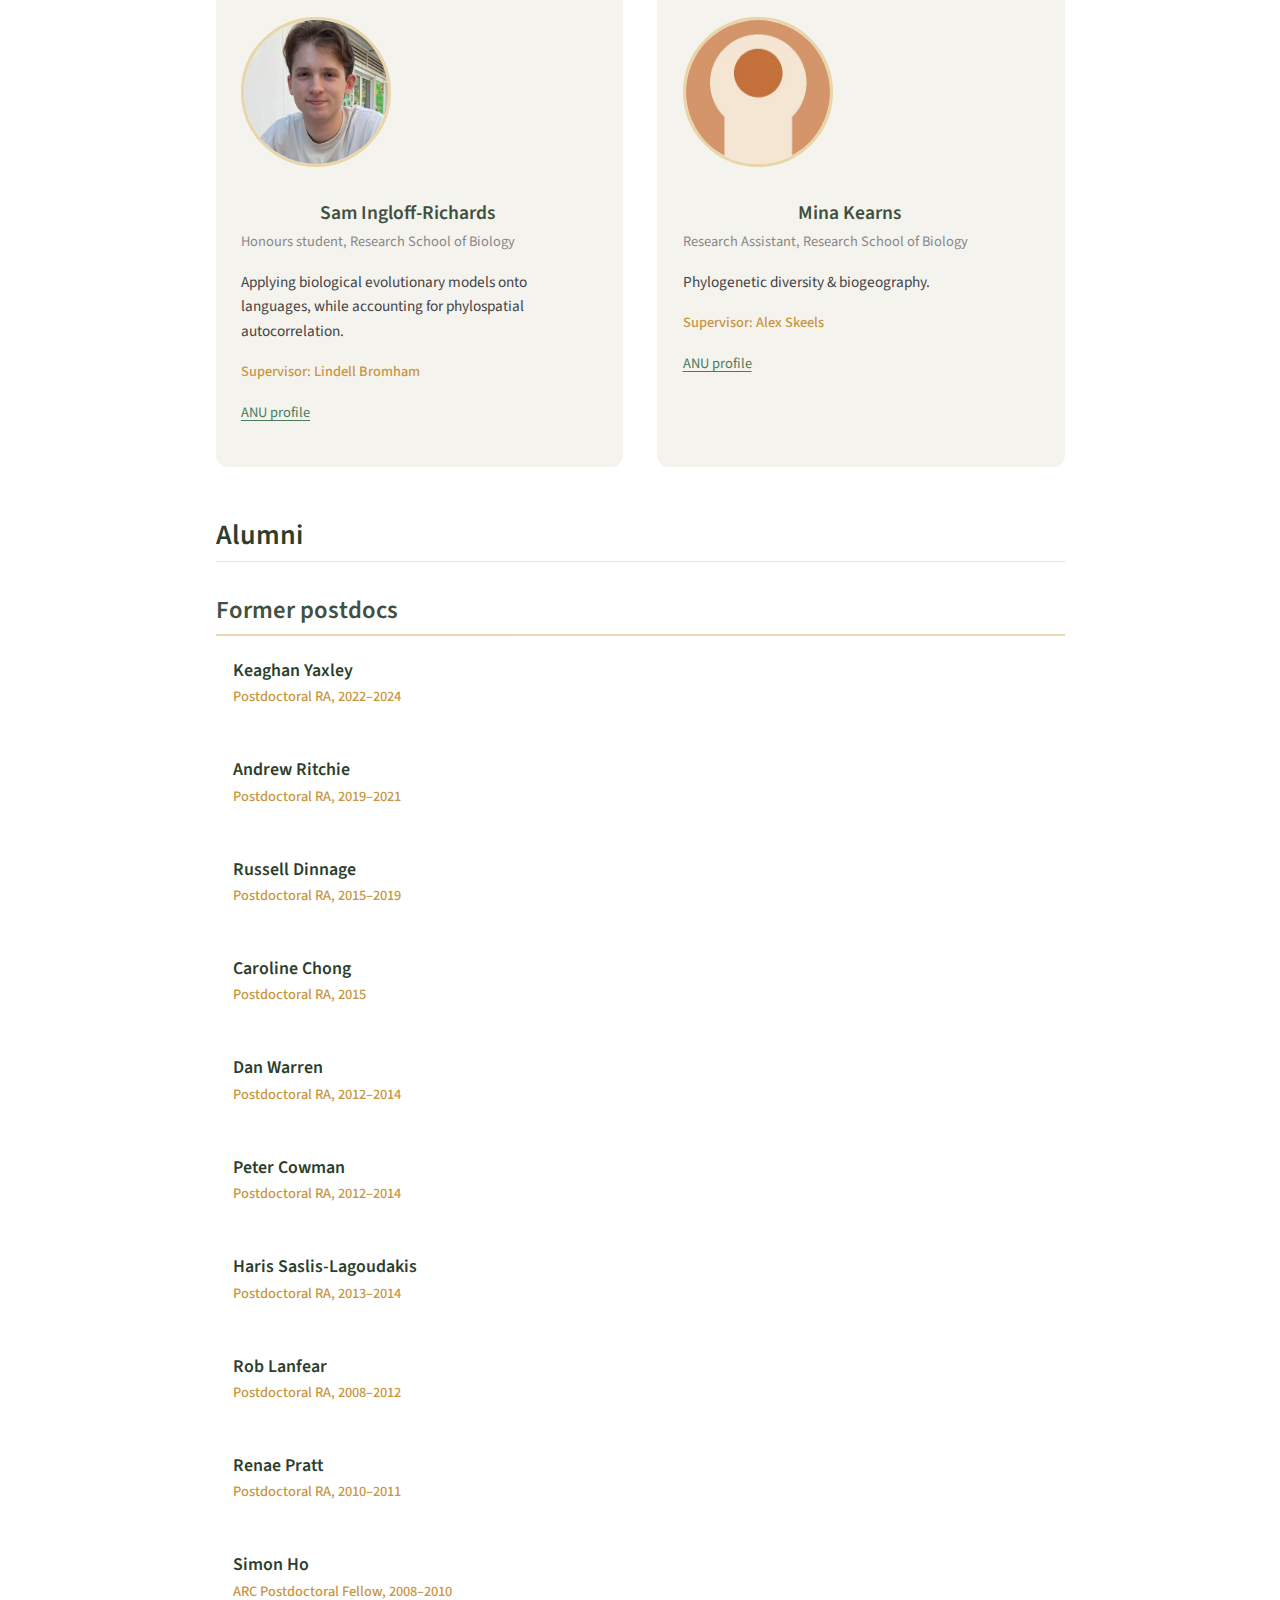
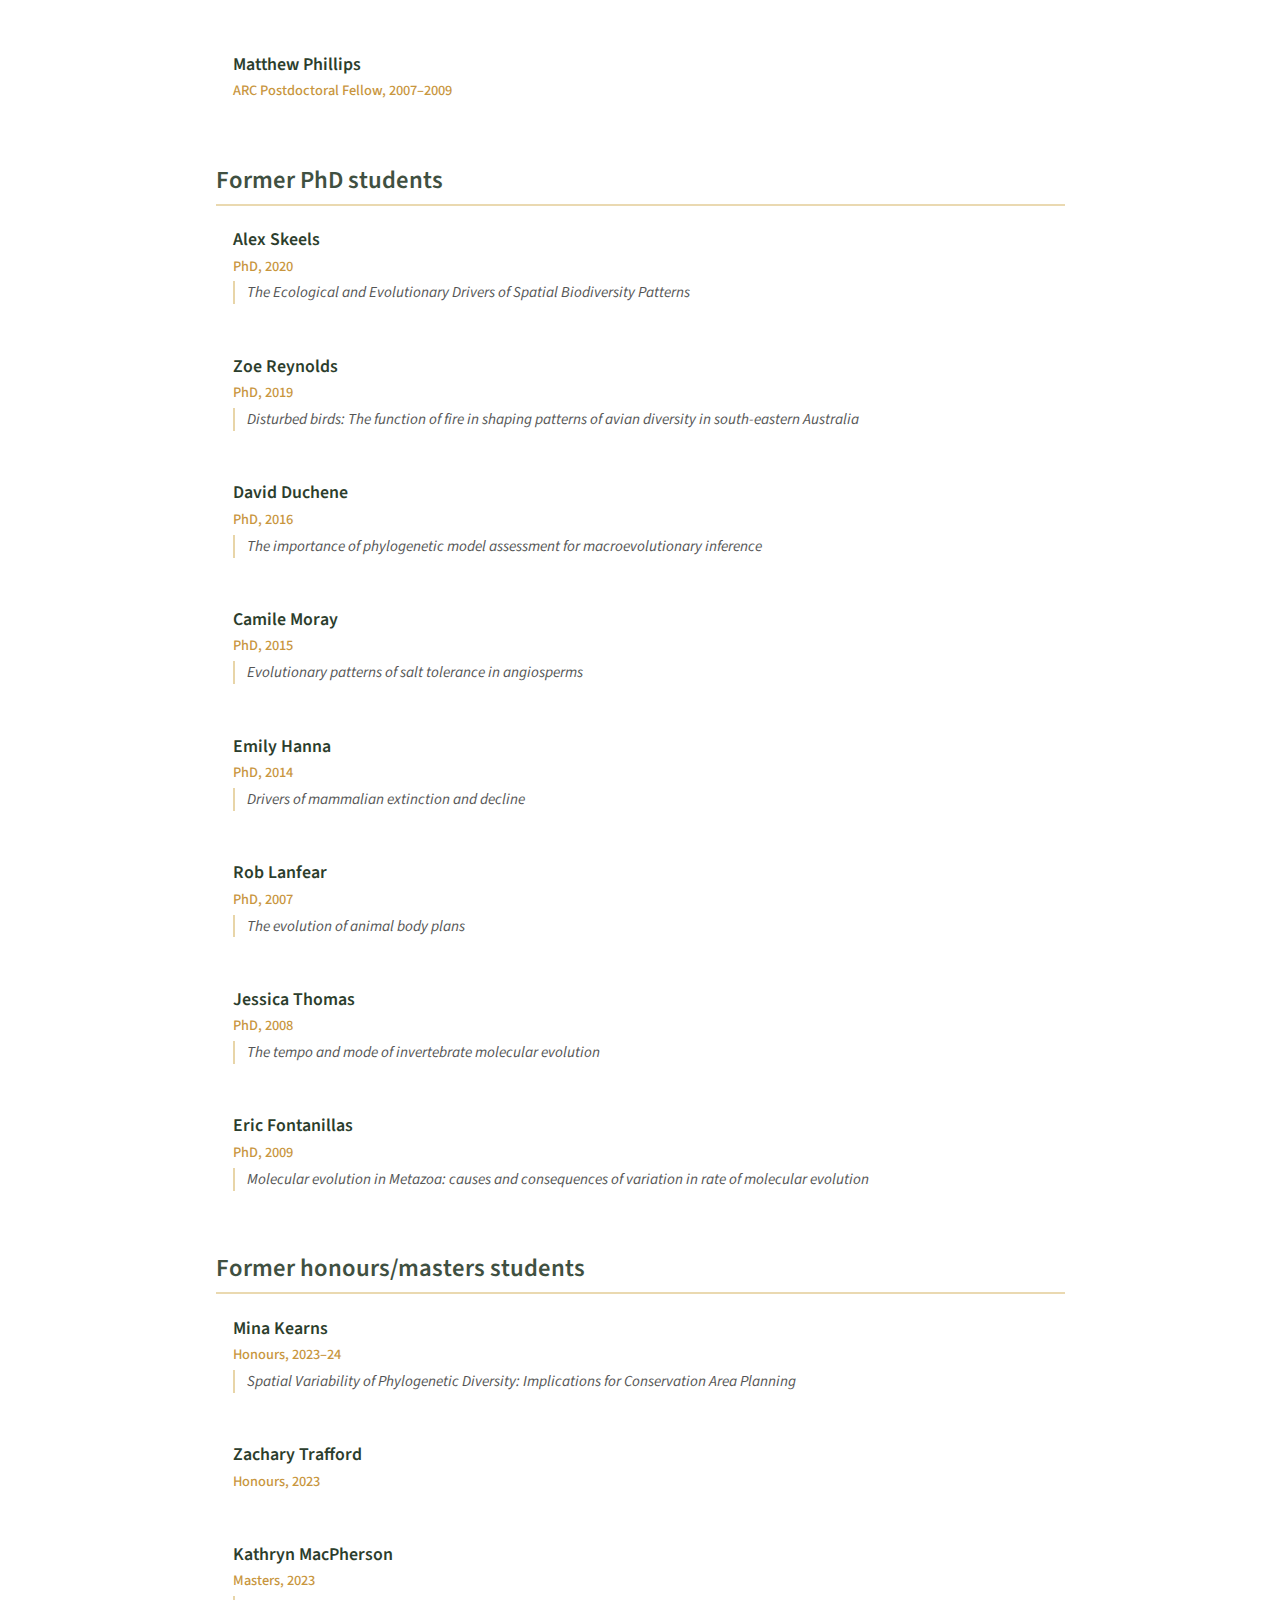
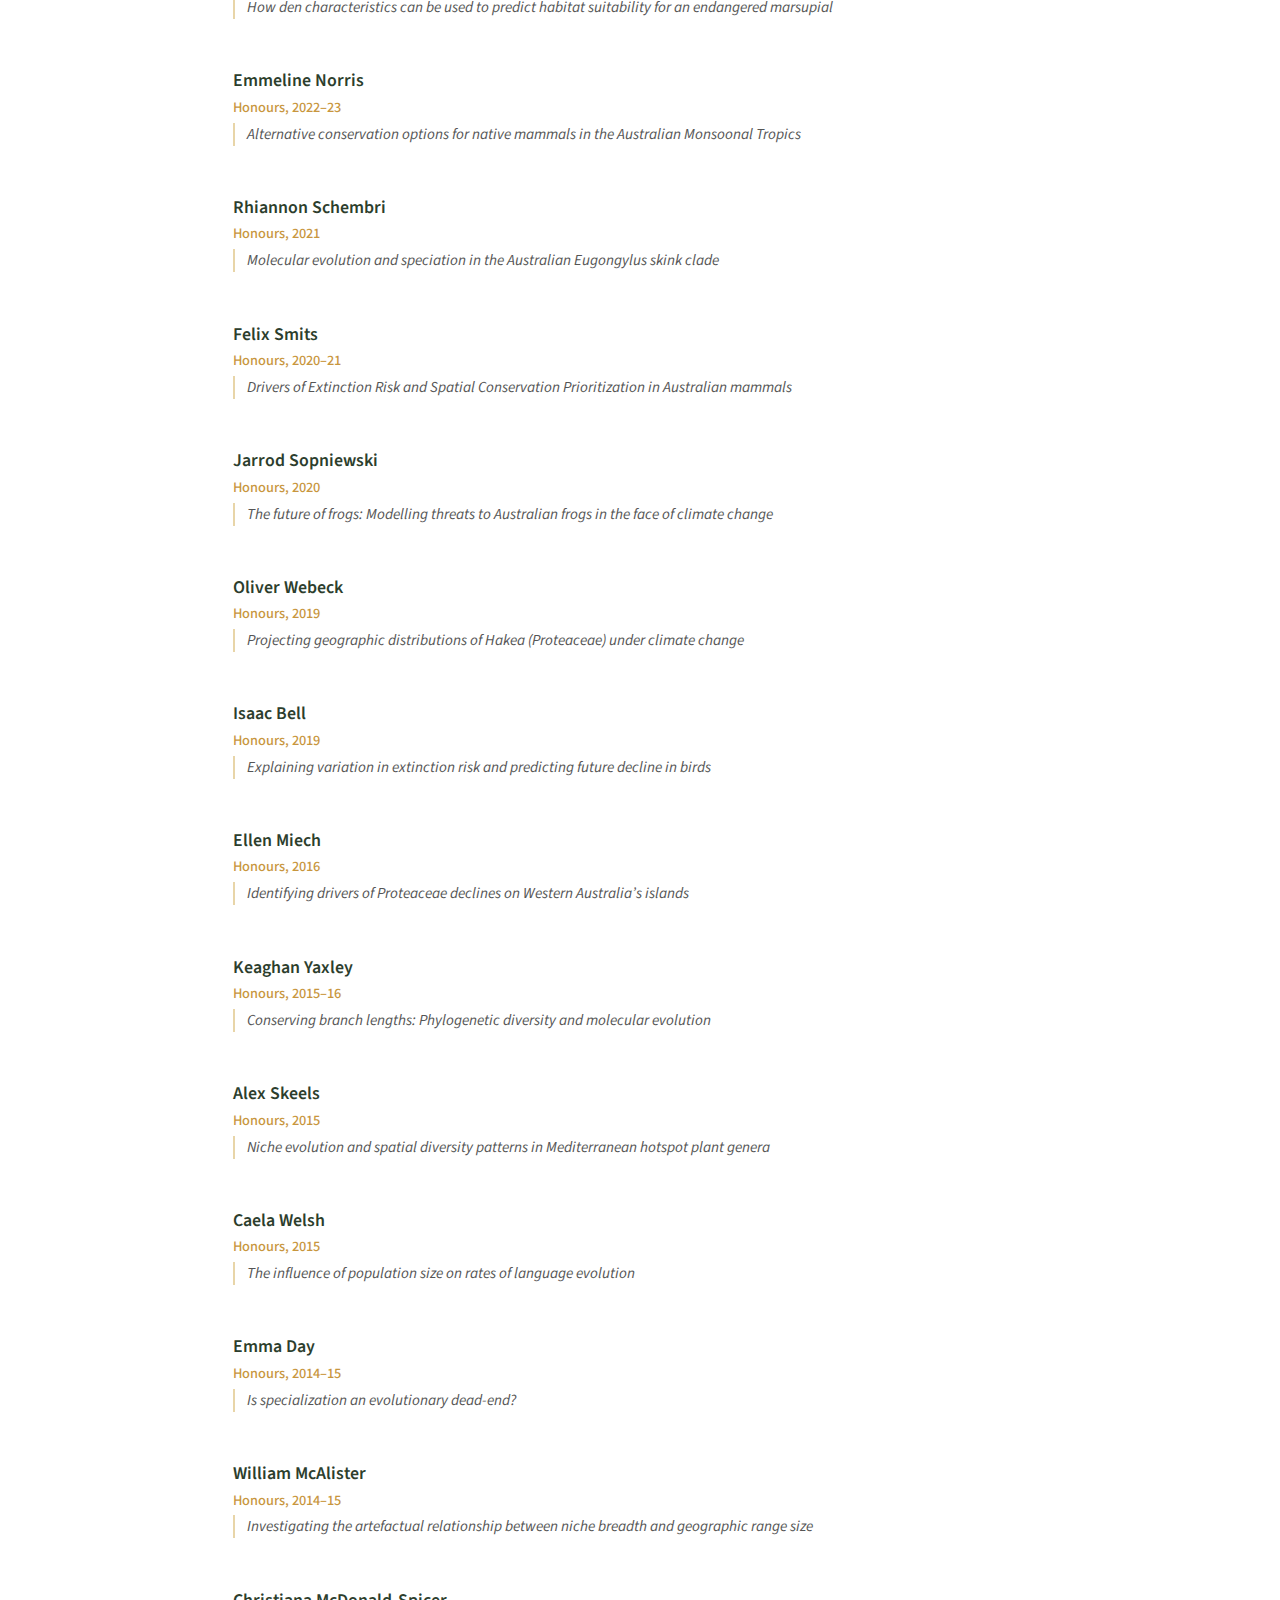
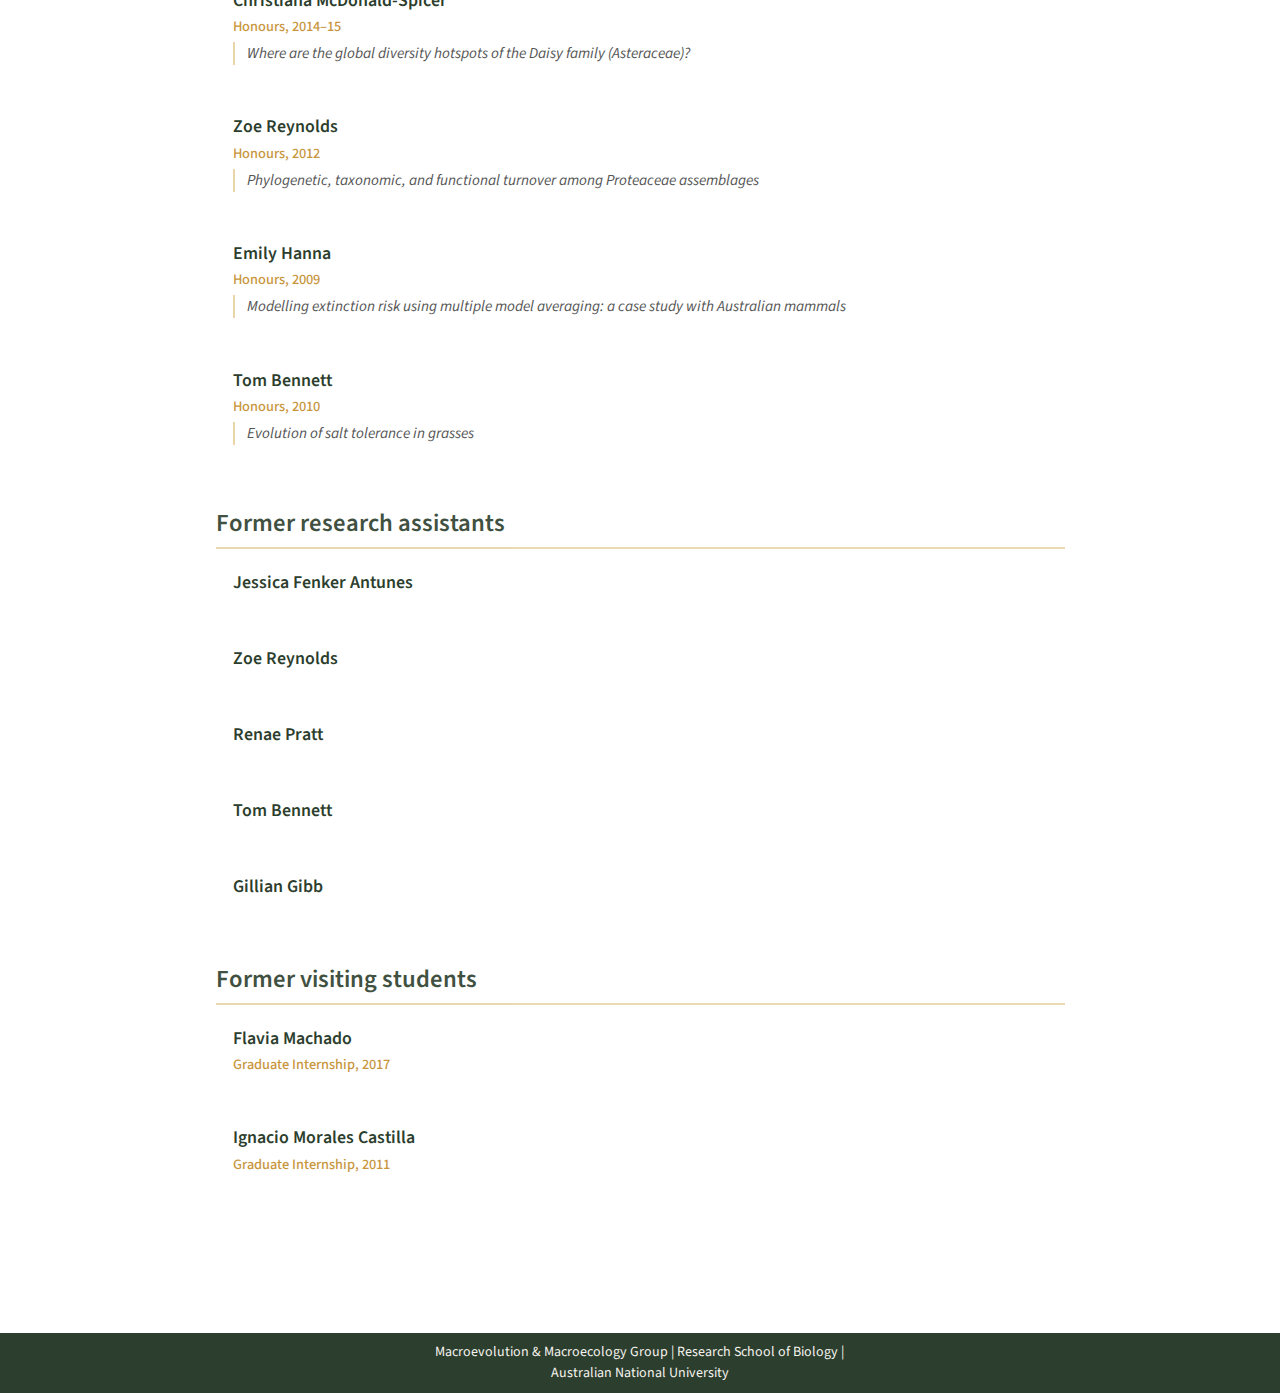
<file: docs/people.html>
<!DOCTYPE html>
<html xmlns="http://www.w3.org/1999/xhtml" lang="en" xml:lang="en"><head>

<meta charset="utf-8">
<meta name="generator" content="quarto-1.8.27">

<meta name="viewport" content="width=device-width, initial-scale=1.0, user-scalable=yes">


<title>People – Macroevolution &amp; Macroecology</title>
<style>
code{white-space: pre-wrap;}
span.smallcaps{font-variant: small-caps;}
div.columns{display: flex; gap: min(4vw, 1.5em);}
div.column{flex: auto; overflow-x: auto;}
div.hanging-indent{margin-left: 1.5em; text-indent: -1.5em;}
ul.task-list{list-style: none;}
ul.task-list li input[type="checkbox"] {
  width: 0.8em;
  margin: 0 0.8em 0.2em -1em; /* quarto-specific, see https://github.com/quarto-dev/quarto-cli/issues/4556 */ 
  vertical-align: middle;
}
</style>


<script src="site_libs/quarto-nav/quarto-nav.js"></script>
<script src="site_libs/quarto-nav/headroom.min.js"></script>
<script src="site_libs/clipboard/clipboard.min.js"></script>
<script src="site_libs/quarto-search/autocomplete.umd.js"></script>
<script src="site_libs/quarto-search/fuse.min.js"></script>
<script src="site_libs/quarto-search/quarto-search.js"></script>
<meta name="quarto:offset" content="./">
<link href="./images/favicon.png" rel="icon" type="image/png">
<script src="site_libs/quarto-html/quarto.js" type="module"></script>
<script src="site_libs/quarto-html/tabsets/tabsets.js" type="module"></script>
<script src="site_libs/quarto-html/axe/axe-check.js" type="module"></script>
<script src="site_libs/quarto-html/popper.min.js"></script>
<script src="site_libs/quarto-html/tippy.umd.min.js"></script>
<script src="site_libs/quarto-html/anchor.min.js"></script>
<link href="site_libs/quarto-html/tippy.css" rel="stylesheet">
<link href="site_libs/quarto-html/quarto-syntax-highlighting-ed96de9b727972fe78a7b5d16c58bf87.css" rel="stylesheet" id="quarto-text-highlighting-styles">
<script src="site_libs/bootstrap/bootstrap.min.js"></script>
<link href="site_libs/bootstrap/bootstrap-icons.css" rel="stylesheet">
<link href="site_libs/bootstrap/bootstrap-6a478902c398535d1b564aed63ad2a6f.min.css" rel="stylesheet" append-hash="true" id="quarto-bootstrap" data-mode="light">
<script id="quarto-search-options" type="application/json">{
  "location": "navbar",
  "copy-button": false,
  "collapse-after": 3,
  "panel-placement": "end",
  "type": "overlay",
  "limit": 50,
  "keyboard-shortcut": [
    "f",
    "/",
    "s"
  ],
  "show-item-context": false,
  "language": {
    "search-no-results-text": "No results",
    "search-matching-documents-text": "matching documents",
    "search-copy-link-title": "Copy link to search",
    "search-hide-matches-text": "Hide additional matches",
    "search-more-match-text": "more match in this document",
    "search-more-matches-text": "more matches in this document",
    "search-clear-button-title": "Clear",
    "search-text-placeholder": "",
    "search-detached-cancel-button-title": "Cancel",
    "search-submit-button-title": "Submit",
    "search-label": "Search"
  }
}</script>


<link rel="stylesheet" href="styles.css">
</head>

<body class="nav-fixed quarto-light">

<div id="quarto-search-results"></div>
  <header id="quarto-header" class="headroom fixed-top">
    <nav class="navbar navbar-expand-lg " data-bs-theme="dark">
      <div class="navbar-container container-fluid">
      <div class="navbar-brand-container mx-auto">
    <a class="navbar-brand" href="./index.html">
    <span class="navbar-title">Macroevolution &amp; Macroecology</span>
    </a>
  </div>
            <div id="quarto-search" class="" title="Search"></div>
          <button class="navbar-toggler" type="button" data-bs-toggle="collapse" data-bs-target="#navbarCollapse" aria-controls="navbarCollapse" role="menu" aria-expanded="false" aria-label="Toggle navigation" onclick="if (window.quartoToggleHeadroom) { window.quartoToggleHeadroom(); }">
  <span class="navbar-toggler-icon"></span>
</button>
          <div class="collapse navbar-collapse" id="navbarCollapse">
            <ul class="navbar-nav navbar-nav-scroll me-auto">
  <li class="nav-item">
    <a class="nav-link" href="./index.html"> 
<span class="menu-text">Home</span></a>
  </li>  
  <li class="nav-item">
    <a class="nav-link active" href="./people.html" aria-current="page"> 
<span class="menu-text">People</span></a>
  </li>  
  <li class="nav-item">
    <a class="nav-link" href="./research.html"> 
<span class="menu-text">Research</span></a>
  </li>  
  <li class="nav-item">
    <a class="nav-link" href="./projects.html"> 
<span class="menu-text">Grants</span></a>
  </li>  
  <li class="nav-item">
    <a class="nav-link" href="./publications.html"> 
<span class="menu-text">Publications</span></a>
  </li>  
  <li class="nav-item">
    <a class="nav-link" href="./students.html"> 
<span class="menu-text">Prospective Students</span></a>
  </li>  
</ul>
          </div> <!-- /navcollapse -->
            <div class="quarto-navbar-tools">
</div>
      </div> <!-- /container-fluid -->
    </nav>
</header>
<!-- content -->
<div id="quarto-content" class="quarto-container page-columns page-rows-contents page-layout-full page-navbar">
<!-- sidebar -->
<!-- margin-sidebar -->
    
<!-- main -->
<main class="content column-page" id="quarto-document-content">

<header id="title-block-header" class="quarto-title-block default">
<div class="quarto-title">
<h1 class="title">People</h1>
</div>



<div class="quarto-title-meta column-page">

    
  
    
  </div>
  


</header>


<div class="section-block">
<div class="intro-text">
<p>We are a research group spread across the Research School of Biology, Mathematical Sciences Institute, Fenner School of Environment &amp; Society, and the College of Arts and Social Sciences at ANU.</p>
</div>
<section id="our-team" class="level2">
<h2 class="anchored" data-anchor-id="our-team">Our Team</h2>
<div class="team-grid">
<div class="team-card">
<p><img src="images/people/lindell.png" class="team-photo img-fluid"></p>
<section id="lindell-bromham" class="level3">
<h3 class="anchored" data-anchor-id="lindell-bromham">Lindell Bromham</h3>
<p><span class="team-role">Professor, Research School of Biology</span></p>
<p>My research focuses on connecting evolutionary processes across all levels of change, from the genome to the biosphere, and developing new ways to answer challenging questions regarding “tempo and mode” (pace and mechanism) of evolutionary change. I extend these approaches to studying linguistic diversity, adapting methods from evolutionary biology to study processes of language change at microevolutionary and macroevolutionary scales.</p>
<p><a href="./lindell-projects.html">Research interests</a>   <a href="https://lindellbromham.com/publications/">Personal website</a>   <a href="https://biology.anu.edu.au/people/lindell-bromham">ANU profile</a></p>
</section>
</div>
<div class="team-card">
<p><img src="images/people/marcel.jpg" class="team-photo img-fluid"></p>
<section id="marcel-cardillo" class="level3">
<h3 class="anchored" data-anchor-id="marcel-cardillo">Marcel Cardillo</h3>
<p><span class="team-role">Professor, Research School of Biology</span></p>
<p>I am interested in the past, present and future of biodiversity. I use phylogenetics, model-based biogeography, comparative methods and simulation approaches to reconstruct the historical events and infer the evolutionary processes that have shaped the biodiversity we see today. I’m interested in how evolutionary history has left some species particularly vulnerable to present-day human impacts, and how we can use this understanding to predict and plan for future extinction risk.</p>
<p><a href="./marcel-projects.html">Research interests</a>   <a href="https://biology.anu.edu.au/people/marcel-cardillo">ANU profile</a></p>
</section>
</div>
<div class="team-card">
<p><img src="images/people/Xia.jpg" class="team-photo img-fluid"></p>
<section id="xia-hua" class="level3">
<h3 class="anchored" data-anchor-id="xia-hua">Xia Hua</h3>
<p><span class="team-role">Senior Lecturer, Mathematical Sciences Institute</span></p>
<p>I’m interested in developing evolutionary theories through a mathematical modelling approach. Currently, my research focuses on speciation and phylogenetic theory, trying to elucidate the links between molecular evolution and diversification processes. I’m also interested in applying physics to understand macroevolution.</p>
<p><a href="./xia-projects.html">Research interests</a>   <a href="https://msi.anu.edu.au/people/xia-hua">ANU profile</a></p>
</section>
</div>
<div class="team-card">
<p><img src="images/people/Ben_Hospital_Creek_release_2020-1.jpg" class="team-photo img-fluid"></p>
<section id="ben-scheele" class="level3">
<h3 class="anchored" data-anchor-id="ben-scheele">Ben Scheele</h3>
<p><span class="team-role">Lecturer and ARC Future Fellow, Fenner School of Environment &amp; Society</span></p>
<p>I’m interested in patterns and processes underlying species declines and extinctions. This work cuts across taxonomic groups, with an initial focus on frogs and plans to expand to birds and mammals. I also maintain a long-term field-based research program on several endangered species in the Australian Alps.</p>
<p><a href="./ben-projects.html">Research interests</a>   <a href="https://fennerschool.anu.edu.au/people/benjamin-scheele">ANU profile</a></p>
</section>
</div>
<div class="team-card">
<p><img src="images/people/Alex.jpg" class="team-photo img-fluid"></p>
<section id="alex-skeels" class="level3">
<h3 class="anchored" data-anchor-id="alex-skeels">Alex Skeels</h3>
<p><span class="team-role">ARC DECRA Fellow, Research School of Biology</span></p>
<p>I research the ways in which past environmental changes have shaped species diversity across different plant and animal lineages. I am particularly focused on the role of major climatic change, plate tectonics, and orogeny on biotic exchange and diversification in the Indo-Australia region. I use a combination of simulation modeling and phylogenetic comparative methods.</p>
<p><a href="./alex-projects.html">Research interests</a>   <a href="https://alexskeels.github.io/">Personal website</a>   <a href="https://biology.anu.edu.au/people/alex-skeels">ANU profile</a></p>
</section>
</div>
<div class="team-card">
<p><img src="images/people/Jordan_Douglas.jpg" class="team-photo img-fluid"></p>
<section id="jordan-douglas" class="level3">
<h3 class="anchored" data-anchor-id="jordan-douglas">Jordan Douglas</h3>
<p><span class="team-role">Postdoctoral Fellow, Research School of Biology</span></p>
<p>I am interested in the development of phylogenetic methods, including molecular clock and speciation models. Previously I have worked on the evolution of enzymes, protein structures, viruses, and macroevolutionary systems. Currently, I am investigating the environmental and evolutionary drivers of diversification.</p>
<p><a href="./jordan-projects.html">Research interests</a>   <a href="https://biology.anu.edu.au/people/jordan-douglas">ANU profile</a></p>
</section>
</div>
<div class="team-card">
<p><img src="images/people/PASSMORE photo.jpg" class="team-photo img-fluid"></p>
<section id="sam-passmore" class="level3">
<h3 class="anchored" data-anchor-id="sam-passmore">Sam Passmore</h3>
<p><span class="team-role">Postdoctoral Fellow, College of Arts and Social Sciences</span></p>
<p>I am interested in the application of evolutionary methods to culture, and how cultural change differs from biological evolution. I use phylogenetic and spatio-phylogenetic methods to explore relationships between languages, and explain patterns of cultural diversity, with a particular interest in kinship systems and kinship terminology.</p>
<p><a href="./sam-projects.html">Research interests</a>   <a href="https://www.sampassmore.com/">Personal website</a>   <a href="https://biology.anu.edu.au/people/sam-passmore">ANU profile</a></p>
</section>
</div>
<div class="team-card">
<p><img src="images/people/Alan_Vincent_2018.jpg" class="team-photo img-fluid"></p>
<section id="alan-vincent" class="level3">
<h3 class="anchored" data-anchor-id="alan-vincent">Alan Vincent</h3>
<p><span class="team-role">PhD student, Research School of Biology</span></p>
<p>Dynamics of ecological niches in Proteaceae.</p>
<p><span class="team-supervisor">Supervisor: Marcel Cardillo</span></p>
<p><a href="https://biology.anu.edu.au/people/alan-vincent">ANU profile</a></p>
</section>
</div>
<div class="team-card">
<p><img src="images/placeholder-person.jpg" class="team-photo img-fluid"></p>
<section id="george-lucas" class="level3">
<h3 class="anchored" data-anchor-id="george-lucas">George Lucas</h3>
<p><span class="team-role">PhD student, Research School of Biology</span></p>
<p>Global patterns and projections of human-wildlife conflict.</p>
<p><span class="team-supervisor">Supervisor: Marcel Cardillo</span></p>
<p><a href="https://biology.anu.edu.au/people/george-lucas">ANU profile</a></p>
</section>
</div>
<div class="team-card">
<p><img src="images/placeholder-person.jpg" class="team-photo img-fluid"></p>
<section id="maha-yudha-samawi" class="level3">
<h3 class="anchored" data-anchor-id="maha-yudha-samawi">Maha Yudha Samawi</h3>
<p><span class="team-role">Masters student, Research School of Biology</span></p>
<p>Biogeography of <em>Crocidura</em> shrews in the Indo-Australian Archipelago.</p>
<p><span class="team-supervisor">Supervisors: Alex Skeels &amp; <a href="https://keoghlab.com/">Scott Keogh</a></span></p>
<p><a href="https://biology.anu.edu.au/people/maha-yudha-samawi">ANU profile</a></p>
</section>
</div>
<div class="team-card">
<p><img src="images/people/Sam IR.jpg" class="team-photo img-fluid"></p>
<section id="sam-ingloff-richards" class="level3">
<h3 class="anchored" data-anchor-id="sam-ingloff-richards">Sam Ingloff-Richards</h3>
<p><span class="team-role">Honours student, Research School of Biology</span></p>
<p>Applying biological evolutionary models onto languages, while accounting for phylospatial autocorrelation.</p>
<p><span class="team-supervisor">Supervisor: Lindell Bromham</span></p>
<p><a href="https://biology.anu.edu.au/people/sam-ingloff-richards">ANU profile</a></p>
</section>
</div>
<div class="team-card">
<p><img src="images/placeholder-person.jpg" class="team-photo img-fluid"></p>
<section id="mina-kearns" class="level3">
<h3 class="anchored" data-anchor-id="mina-kearns">Mina Kearns</h3>
<p><span class="team-role">Research Assistant, Research School of Biology</span></p>
<p>Phylogenetic diversity &amp; biogeography.</p>
<p><span class="team-supervisor">Supervisor: Alex Skeels</span></p>
<p><a href="https://biology.anu.edu.au/people/mina-kearns">ANU profile</a></p>
</section>
</div>
</div>
</section>
</div>
<section id="alumni" class="level2 section-block">
<h2 class="anchored" data-anchor-id="alumni">Alumni</h2>
<section id="former-postdocs" class="level3 alumni-section">
<h3 class="anchored" data-anchor-id="former-postdocs">Former postdocs</h3>
<div class="alumni-entry">
<p><span class="alumni-name">Keaghan Yaxley</span> <span class="alumni-role">Postdoctoral RA, 2022–2024</span></p>
</div>
<div class="alumni-entry">
<p><span class="alumni-name">Andrew Ritchie</span> <span class="alumni-role">Postdoctoral RA, 2019–2021</span></p>
</div>
<div class="alumni-entry">
<p><span class="alumni-name">Russell Dinnage</span> <span class="alumni-role">Postdoctoral RA, 2015–2019</span></p>
</div>
<div class="alumni-entry">
<p><span class="alumni-name">Caroline Chong</span> <span class="alumni-role">Postdoctoral RA, 2015</span></p>
</div>
<div class="alumni-entry">
<p><span class="alumni-name">Dan Warren</span> <span class="alumni-role">Postdoctoral RA, 2012–2014</span></p>
</div>
<div class="alumni-entry">
<p><span class="alumni-name">Peter Cowman</span> <span class="alumni-role">Postdoctoral RA, 2012–2014</span></p>
</div>
<div class="alumni-entry">
<p><span class="alumni-name">Haris Saslis-Lagoudakis</span> <span class="alumni-role">Postdoctoral RA, 2013–2014</span></p>
</div>
<div class="alumni-entry">
<p><span class="alumni-name">Rob Lanfear</span> <span class="alumni-role">Postdoctoral RA, 2008–2012</span></p>
</div>
<div class="alumni-entry">
<p><span class="alumni-name">Renae Pratt</span> <span class="alumni-role">Postdoctoral RA, 2010–2011</span></p>
</div>
<div class="alumni-entry">
<p><span class="alumni-name">Simon Ho</span> <span class="alumni-role">ARC Postdoctoral Fellow, 2008–2010</span></p>
</div>
<div class="alumni-entry">
<p><span class="alumni-name">Matthew Phillips</span> <span class="alumni-role">ARC Postdoctoral Fellow, 2007–2009</span></p>
</div>
</section>
<section id="former-phd-students" class="level3 alumni-section">
<h3 class="anchored" data-anchor-id="former-phd-students">Former PhD students</h3>
<div class="alumni-entry">
<p><span class="alumni-name">Alex Skeels</span> <span class="alumni-role">PhD, 2020</span> <span class="alumni-thesis">The Ecological and Evolutionary Drivers of Spatial Biodiversity Patterns</span></p>
</div>
<div class="alumni-entry">
<p><span class="alumni-name">Zoe Reynolds</span> <span class="alumni-role">PhD, 2019</span> <span class="alumni-thesis">Disturbed birds: The function of fire in shaping patterns of avian diversity in south-eastern Australia</span></p>
</div>
<div class="alumni-entry">
<p><span class="alumni-name">David Duchene</span> <span class="alumni-role">PhD, 2016</span> <span class="alumni-thesis">The importance of phylogenetic model assessment for macroevolutionary inference</span></p>
</div>
<div class="alumni-entry">
<p><span class="alumni-name">Camile Moray</span> <span class="alumni-role">PhD, 2015</span> <span class="alumni-thesis">Evolutionary patterns of salt tolerance in angiosperms</span></p>
</div>
<div class="alumni-entry">
<p><span class="alumni-name">Emily Hanna</span> <span class="alumni-role">PhD, 2014</span> <span class="alumni-thesis">Drivers of mammalian extinction and decline</span></p>
</div>
<div class="alumni-entry">
<p><span class="alumni-name">Rob Lanfear</span> <span class="alumni-role">PhD, 2007</span> <span class="alumni-thesis">The evolution of animal body plans</span></p>
</div>
<div class="alumni-entry">
<p><span class="alumni-name">Jessica Thomas</span> <span class="alumni-role">PhD, 2008</span> <span class="alumni-thesis">The tempo and mode of invertebrate molecular evolution</span></p>
</div>
<div class="alumni-entry">
<p><span class="alumni-name">Eric Fontanillas</span> <span class="alumni-role">PhD, 2009</span> <span class="alumni-thesis">Molecular evolution in Metazoa: causes and consequences of variation in rate of molecular evolution</span></p>
</div>
</section>
<section id="former-honoursmasters-students" class="level3 alumni-section">
<h3 class="anchored" data-anchor-id="former-honoursmasters-students">Former honours/masters students</h3>
<div class="alumni-entry">
<p><span class="alumni-name">Mina Kearns</span> <span class="alumni-role">Honours, 2023–24</span> <span class="alumni-thesis">Spatial Variability of Phylogenetic Diversity: Implications for Conservation Area Planning</span></p>
</div>
<div class="alumni-entry">
<p><span class="alumni-name">Zachary Trafford</span> <span class="alumni-role">Honours, 2023</span></p>
</div>
<div class="alumni-entry">
<p><span class="alumni-name">Kathryn MacPherson</span> <span class="alumni-role">Masters, 2023</span> <span class="alumni-thesis">How den characteristics can be used to predict habitat suitability for an endangered marsupial</span></p>
</div>
<div class="alumni-entry">
<p><span class="alumni-name">Emmeline Norris</span> <span class="alumni-role">Honours, 2022–23</span> <span class="alumni-thesis">Alternative conservation options for native mammals in the Australian Monsoonal Tropics</span></p>
</div>
<div class="alumni-entry">
<p><span class="alumni-name">Rhiannon Schembri</span> <span class="alumni-role">Honours, 2021</span> <span class="alumni-thesis">Molecular evolution and speciation in the Australian Eugongylus skink clade</span></p>
</div>
<div class="alumni-entry">
<p><span class="alumni-name">Felix Smits</span> <span class="alumni-role">Honours, 2020–21</span> <span class="alumni-thesis">Drivers of Extinction Risk and Spatial Conservation Prioritization in Australian mammals</span></p>
</div>
<div class="alumni-entry">
<p><span class="alumni-name">Jarrod Sopniewski</span> <span class="alumni-role">Honours, 2020</span> <span class="alumni-thesis">The future of frogs: Modelling threats to Australian frogs in the face of climate change</span></p>
</div>
<div class="alumni-entry">
<p><span class="alumni-name">Oliver Webeck</span> <span class="alumni-role">Honours, 2019</span> <span class="alumni-thesis">Projecting geographic distributions of Hakea (Proteaceae) under climate change</span></p>
</div>
<div class="alumni-entry">
<p><span class="alumni-name">Isaac Bell</span> <span class="alumni-role">Honours, 2019</span> <span class="alumni-thesis">Explaining variation in extinction risk and predicting future decline in birds</span></p>
</div>
<div class="alumni-entry">
<p><span class="alumni-name">Ellen Miech</span> <span class="alumni-role">Honours, 2016</span> <span class="alumni-thesis">Identifying drivers of Proteaceae declines on Western Australia’s islands</span></p>
</div>
<div class="alumni-entry">
<p><span class="alumni-name">Keaghan Yaxley</span> <span class="alumni-role">Honours, 2015–16</span> <span class="alumni-thesis">Conserving branch lengths: Phylogenetic diversity and molecular evolution</span></p>
</div>
<div class="alumni-entry">
<p><span class="alumni-name">Alex Skeels</span> <span class="alumni-role">Honours, 2015</span> <span class="alumni-thesis">Niche evolution and spatial diversity patterns in Mediterranean hotspot plant genera</span></p>
</div>
<div class="alumni-entry">
<p><span class="alumni-name">Caela Welsh</span> <span class="alumni-role">Honours, 2015</span> <span class="alumni-thesis">The influence of population size on rates of language evolution</span></p>
</div>
<div class="alumni-entry">
<p><span class="alumni-name">Emma Day</span> <span class="alumni-role">Honours, 2014–15</span> <span class="alumni-thesis">Is specialization an evolutionary dead-end?</span></p>
</div>
<div class="alumni-entry">
<p><span class="alumni-name">William McAlister</span> <span class="alumni-role">Honours, 2014–15</span> <span class="alumni-thesis">Investigating the artefactual relationship between niche breadth and geographic range size</span></p>
</div>
<div class="alumni-entry">
<p><span class="alumni-name">Christiana McDonald-Spicer</span> <span class="alumni-role">Honours, 2014–15</span> <span class="alumni-thesis">Where are the global diversity hotspots of the Daisy family (Asteraceae)?</span></p>
</div>
<div class="alumni-entry">
<p><span class="alumni-name">Zoe Reynolds</span> <span class="alumni-role">Honours, 2012</span> <span class="alumni-thesis">Phylogenetic, taxonomic, and functional turnover among Proteaceae assemblages</span></p>
</div>
<div class="alumni-entry">
<p><span class="alumni-name">Emily Hanna</span> <span class="alumni-role">Honours, 2009</span> <span class="alumni-thesis">Modelling extinction risk using multiple model averaging: a case study with Australian mammals</span></p>
</div>
<div class="alumni-entry">
<p><span class="alumni-name">Tom Bennett</span> <span class="alumni-role">Honours, 2010</span> <span class="alumni-thesis">Evolution of salt tolerance in grasses</span></p>
</div>
</section>
<section id="former-research-assistants" class="level3 alumni-section">
<h3 class="anchored" data-anchor-id="former-research-assistants">Former research assistants</h3>
<div class="alumni-entry">
<p><span class="alumni-name">Jessica Fenker Antunes</span></p>
</div>
<div class="alumni-entry">
<p><span class="alumni-name">Zoe Reynolds</span></p>
</div>
<div class="alumni-entry">
<p><span class="alumni-name">Renae Pratt</span></p>
</div>
<div class="alumni-entry">
<p><span class="alumni-name">Tom Bennett</span></p>
</div>
<div class="alumni-entry">
<p><span class="alumni-name">Gillian Gibb</span></p>
</div>
</section>
<section id="former-visiting-students" class="level3 alumni-section">
<h3 class="anchored" data-anchor-id="former-visiting-students">Former visiting students</h3>
<div class="alumni-entry">
<p><span class="alumni-name">Flavia Machado</span> <span class="alumni-role">Graduate Internship, 2017</span></p>
</div>
<div class="alumni-entry">
<p><span class="alumni-name">Ignacio Morales Castilla</span> <span class="alumni-role">Graduate Internship, 2011</span></p>
</div>
</section>
</section>



</main> <!-- /main -->
<script id="quarto-html-after-body" type="application/javascript">
  window.document.addEventListener("DOMContentLoaded", function (event) {
    const icon = "";
    const anchorJS = new window.AnchorJS();
    anchorJS.options = {
      placement: 'right',
      icon: icon
    };
    anchorJS.add('.anchored');
    const isCodeAnnotation = (el) => {
      for (const clz of el.classList) {
        if (clz.startsWith('code-annotation-')) {                     
          return true;
        }
      }
      return false;
    }
    const onCopySuccess = function(e) {
      // button target
      const button = e.trigger;
      // don't keep focus
      button.blur();
      // flash "checked"
      button.classList.add('code-copy-button-checked');
      var currentTitle = button.getAttribute("title");
      button.setAttribute("title", "Copied!");
      let tooltip;
      if (window.bootstrap) {
        button.setAttribute("data-bs-toggle", "tooltip");
        button.setAttribute("data-bs-placement", "left");
        button.setAttribute("data-bs-title", "Copied!");
        tooltip = new bootstrap.Tooltip(button, 
          { trigger: "manual", 
            customClass: "code-copy-button-tooltip",
            offset: [0, -8]});
        tooltip.show();    
      }
      setTimeout(function() {
        if (tooltip) {
          tooltip.hide();
          button.removeAttribute("data-bs-title");
          button.removeAttribute("data-bs-toggle");
          button.removeAttribute("data-bs-placement");
        }
        button.setAttribute("title", currentTitle);
        button.classList.remove('code-copy-button-checked');
      }, 1000);
      // clear code selection
      e.clearSelection();
    }
    const getTextToCopy = function(trigger) {
      const outerScaffold = trigger.parentElement.cloneNode(true);
      const codeEl = outerScaffold.querySelector('code');
      for (const childEl of codeEl.children) {
        if (isCodeAnnotation(childEl)) {
          childEl.remove();
        }
      }
      return codeEl.innerText;
    }
    const clipboard = new window.ClipboardJS('.code-copy-button:not([data-in-quarto-modal])', {
      text: getTextToCopy
    });
    clipboard.on('success', onCopySuccess);
    if (window.document.getElementById('quarto-embedded-source-code-modal')) {
      const clipboardModal = new window.ClipboardJS('.code-copy-button[data-in-quarto-modal]', {
        text: getTextToCopy,
        container: window.document.getElementById('quarto-embedded-source-code-modal')
      });
      clipboardModal.on('success', onCopySuccess);
    }
      var localhostRegex = new RegExp(/^(?:http|https):\/\/localhost\:?[0-9]*\//);
      var mailtoRegex = new RegExp(/^mailto:/);
        var filterRegex = new RegExp('/' + window.location.host + '/');
      var isInternal = (href) => {
          return filterRegex.test(href) || localhostRegex.test(href) || mailtoRegex.test(href);
      }
      // Inspect non-navigation links and adorn them if external
     var links = window.document.querySelectorAll('a[href]:not(.nav-link):not(.navbar-brand):not(.toc-action):not(.sidebar-link):not(.sidebar-item-toggle):not(.pagination-link):not(.no-external):not([aria-hidden]):not(.dropdown-item):not(.quarto-navigation-tool):not(.about-link)');
      for (var i=0; i<links.length; i++) {
        const link = links[i];
        if (!isInternal(link.href)) {
          // undo the damage that might have been done by quarto-nav.js in the case of
          // links that we want to consider external
          if (link.dataset.originalHref !== undefined) {
            link.href = link.dataset.originalHref;
          }
        }
      }
    function tippyHover(el, contentFn, onTriggerFn, onUntriggerFn) {
      const config = {
        allowHTML: true,
        maxWidth: 500,
        delay: 100,
        arrow: false,
        appendTo: function(el) {
            return el.parentElement;
        },
        interactive: true,
        interactiveBorder: 10,
        theme: 'quarto',
        placement: 'bottom-start',
      };
      if (contentFn) {
        config.content = contentFn;
      }
      if (onTriggerFn) {
        config.onTrigger = onTriggerFn;
      }
      if (onUntriggerFn) {
        config.onUntrigger = onUntriggerFn;
      }
      window.tippy(el, config); 
    }
    const noterefs = window.document.querySelectorAll('a[role="doc-noteref"]');
    for (var i=0; i<noterefs.length; i++) {
      const ref = noterefs[i];
      tippyHover(ref, function() {
        // use id or data attribute instead here
        let href = ref.getAttribute('data-footnote-href') || ref.getAttribute('href');
        try { href = new URL(href).hash; } catch {}
        const id = href.replace(/^#\/?/, "");
        const note = window.document.getElementById(id);
        if (note) {
          return note.innerHTML;
        } else {
          return "";
        }
      });
    }
    const xrefs = window.document.querySelectorAll('a.quarto-xref');
    const processXRef = (id, note) => {
      // Strip column container classes
      const stripColumnClz = (el) => {
        el.classList.remove("page-full", "page-columns");
        if (el.children) {
          for (const child of el.children) {
            stripColumnClz(child);
          }
        }
      }
      stripColumnClz(note)
      if (id === null || id.startsWith('sec-')) {
        // Special case sections, only their first couple elements
        const container = document.createElement("div");
        if (note.children && note.children.length > 2) {
          container.appendChild(note.children[0].cloneNode(true));
          for (let i = 1; i < note.children.length; i++) {
            const child = note.children[i];
            if (child.tagName === "P" && child.innerText === "") {
              continue;
            } else {
              container.appendChild(child.cloneNode(true));
              break;
            }
          }
          if (window.Quarto?.typesetMath) {
            window.Quarto.typesetMath(container);
          }
          return container.innerHTML
        } else {
          if (window.Quarto?.typesetMath) {
            window.Quarto.typesetMath(note);
          }
          return note.innerHTML;
        }
      } else {
        // Remove any anchor links if they are present
        const anchorLink = note.querySelector('a.anchorjs-link');
        if (anchorLink) {
          anchorLink.remove();
        }
        if (window.Quarto?.typesetMath) {
          window.Quarto.typesetMath(note);
        }
        if (note.classList.contains("callout")) {
          return note.outerHTML;
        } else {
          return note.innerHTML;
        }
      }
    }
    for (var i=0; i<xrefs.length; i++) {
      const xref = xrefs[i];
      tippyHover(xref, undefined, function(instance) {
        instance.disable();
        let url = xref.getAttribute('href');
        let hash = undefined; 
        if (url.startsWith('#')) {
          hash = url;
        } else {
          try { hash = new URL(url).hash; } catch {}
        }
        if (hash) {
          const id = hash.replace(/^#\/?/, "");
          const note = window.document.getElementById(id);
          if (note !== null) {
            try {
              const html = processXRef(id, note.cloneNode(true));
              instance.setContent(html);
            } finally {
              instance.enable();
              instance.show();
            }
          } else {
            // See if we can fetch this
            fetch(url.split('#')[0])
            .then(res => res.text())
            .then(html => {
              const parser = new DOMParser();
              const htmlDoc = parser.parseFromString(html, "text/html");
              const note = htmlDoc.getElementById(id);
              if (note !== null) {
                const html = processXRef(id, note);
                instance.setContent(html);
              } 
            }).finally(() => {
              instance.enable();
              instance.show();
            });
          }
        } else {
          // See if we can fetch a full url (with no hash to target)
          // This is a special case and we should probably do some content thinning / targeting
          fetch(url)
          .then(res => res.text())
          .then(html => {
            const parser = new DOMParser();
            const htmlDoc = parser.parseFromString(html, "text/html");
            const note = htmlDoc.querySelector('main.content');
            if (note !== null) {
              // This should only happen for chapter cross references
              // (since there is no id in the URL)
              // remove the first header
              if (note.children.length > 0 && note.children[0].tagName === "HEADER") {
                note.children[0].remove();
              }
              const html = processXRef(null, note);
              instance.setContent(html);
            } 
          }).finally(() => {
            instance.enable();
            instance.show();
          });
        }
      }, function(instance) {
      });
    }
        let selectedAnnoteEl;
        const selectorForAnnotation = ( cell, annotation) => {
          let cellAttr = 'data-code-cell="' + cell + '"';
          let lineAttr = 'data-code-annotation="' +  annotation + '"';
          const selector = 'span[' + cellAttr + '][' + lineAttr + ']';
          return selector;
        }
        const selectCodeLines = (annoteEl) => {
          const doc = window.document;
          const targetCell = annoteEl.getAttribute("data-target-cell");
          const targetAnnotation = annoteEl.getAttribute("data-target-annotation");
          const annoteSpan = window.document.querySelector(selectorForAnnotation(targetCell, targetAnnotation));
          const lines = annoteSpan.getAttribute("data-code-lines").split(",");
          const lineIds = lines.map((line) => {
            return targetCell + "-" + line;
          })
          let top = null;
          let height = null;
          let parent = null;
          if (lineIds.length > 0) {
              //compute the position of the single el (top and bottom and make a div)
              const el = window.document.getElementById(lineIds[0]);
              top = el.offsetTop;
              height = el.offsetHeight;
              parent = el.parentElement.parentElement;
            if (lineIds.length > 1) {
              const lastEl = window.document.getElementById(lineIds[lineIds.length - 1]);
              const bottom = lastEl.offsetTop + lastEl.offsetHeight;
              height = bottom - top;
            }
            if (top !== null && height !== null && parent !== null) {
              // cook up a div (if necessary) and position it 
              let div = window.document.getElementById("code-annotation-line-highlight");
              if (div === null) {
                div = window.document.createElement("div");
                div.setAttribute("id", "code-annotation-line-highlight");
                div.style.position = 'absolute';
                parent.appendChild(div);
              }
              div.style.top = top - 2 + "px";
              div.style.height = height + 4 + "px";
              div.style.left = 0;
              let gutterDiv = window.document.getElementById("code-annotation-line-highlight-gutter");
              if (gutterDiv === null) {
                gutterDiv = window.document.createElement("div");
                gutterDiv.setAttribute("id", "code-annotation-line-highlight-gutter");
                gutterDiv.style.position = 'absolute';
                const codeCell = window.document.getElementById(targetCell);
                const gutter = codeCell.querySelector('.code-annotation-gutter');
                gutter.appendChild(gutterDiv);
              }
              gutterDiv.style.top = top - 2 + "px";
              gutterDiv.style.height = height + 4 + "px";
            }
            selectedAnnoteEl = annoteEl;
          }
        };
        const unselectCodeLines = () => {
          const elementsIds = ["code-annotation-line-highlight", "code-annotation-line-highlight-gutter"];
          elementsIds.forEach((elId) => {
            const div = window.document.getElementById(elId);
            if (div) {
              div.remove();
            }
          });
          selectedAnnoteEl = undefined;
        };
          // Handle positioning of the toggle
      window.addEventListener(
        "resize",
        throttle(() => {
          elRect = undefined;
          if (selectedAnnoteEl) {
            selectCodeLines(selectedAnnoteEl);
          }
        }, 10)
      );
      function throttle(fn, ms) {
      let throttle = false;
      let timer;
        return (...args) => {
          if(!throttle) { // first call gets through
              fn.apply(this, args);
              throttle = true;
          } else { // all the others get throttled
              if(timer) clearTimeout(timer); // cancel #2
              timer = setTimeout(() => {
                fn.apply(this, args);
                timer = throttle = false;
              }, ms);
          }
        };
      }
        // Attach click handler to the DT
        const annoteDls = window.document.querySelectorAll('dt[data-target-cell]');
        for (const annoteDlNode of annoteDls) {
          annoteDlNode.addEventListener('click', (event) => {
            const clickedEl = event.target;
            if (clickedEl !== selectedAnnoteEl) {
              unselectCodeLines();
              const activeEl = window.document.querySelector('dt[data-target-cell].code-annotation-active');
              if (activeEl) {
                activeEl.classList.remove('code-annotation-active');
              }
              selectCodeLines(clickedEl);
              clickedEl.classList.add('code-annotation-active');
            } else {
              // Unselect the line
              unselectCodeLines();
              clickedEl.classList.remove('code-annotation-active');
            }
          });
        }
    const findCites = (el) => {
      const parentEl = el.parentElement;
      if (parentEl) {
        const cites = parentEl.dataset.cites;
        if (cites) {
          return {
            el,
            cites: cites.split(' ')
          };
        } else {
          return findCites(el.parentElement)
        }
      } else {
        return undefined;
      }
    };
    var bibliorefs = window.document.querySelectorAll('a[role="doc-biblioref"]');
    for (var i=0; i<bibliorefs.length; i++) {
      const ref = bibliorefs[i];
      const citeInfo = findCites(ref);
      if (citeInfo) {
        tippyHover(citeInfo.el, function() {
          var popup = window.document.createElement('div');
          citeInfo.cites.forEach(function(cite) {
            var citeDiv = window.document.createElement('div');
            citeDiv.classList.add('hanging-indent');
            citeDiv.classList.add('csl-entry');
            var biblioDiv = window.document.getElementById('ref-' + cite);
            if (biblioDiv) {
              citeDiv.innerHTML = biblioDiv.innerHTML;
            }
            popup.appendChild(citeDiv);
          });
          return popup.innerHTML;
        });
      }
    }
  });
  </script>
</div> <!-- /content -->
<footer class="footer">
  <div class="nav-footer">
    <div class="nav-footer-left">
      &nbsp;
    </div>   
    <div class="nav-footer-center">
<p>Macroevolution &amp; Macroecology Group | Research School of Biology | Australian National University</p>
</div>
    <div class="nav-footer-right">
      &nbsp;
    </div>
  </div>
</footer>




</body></html>
</file>
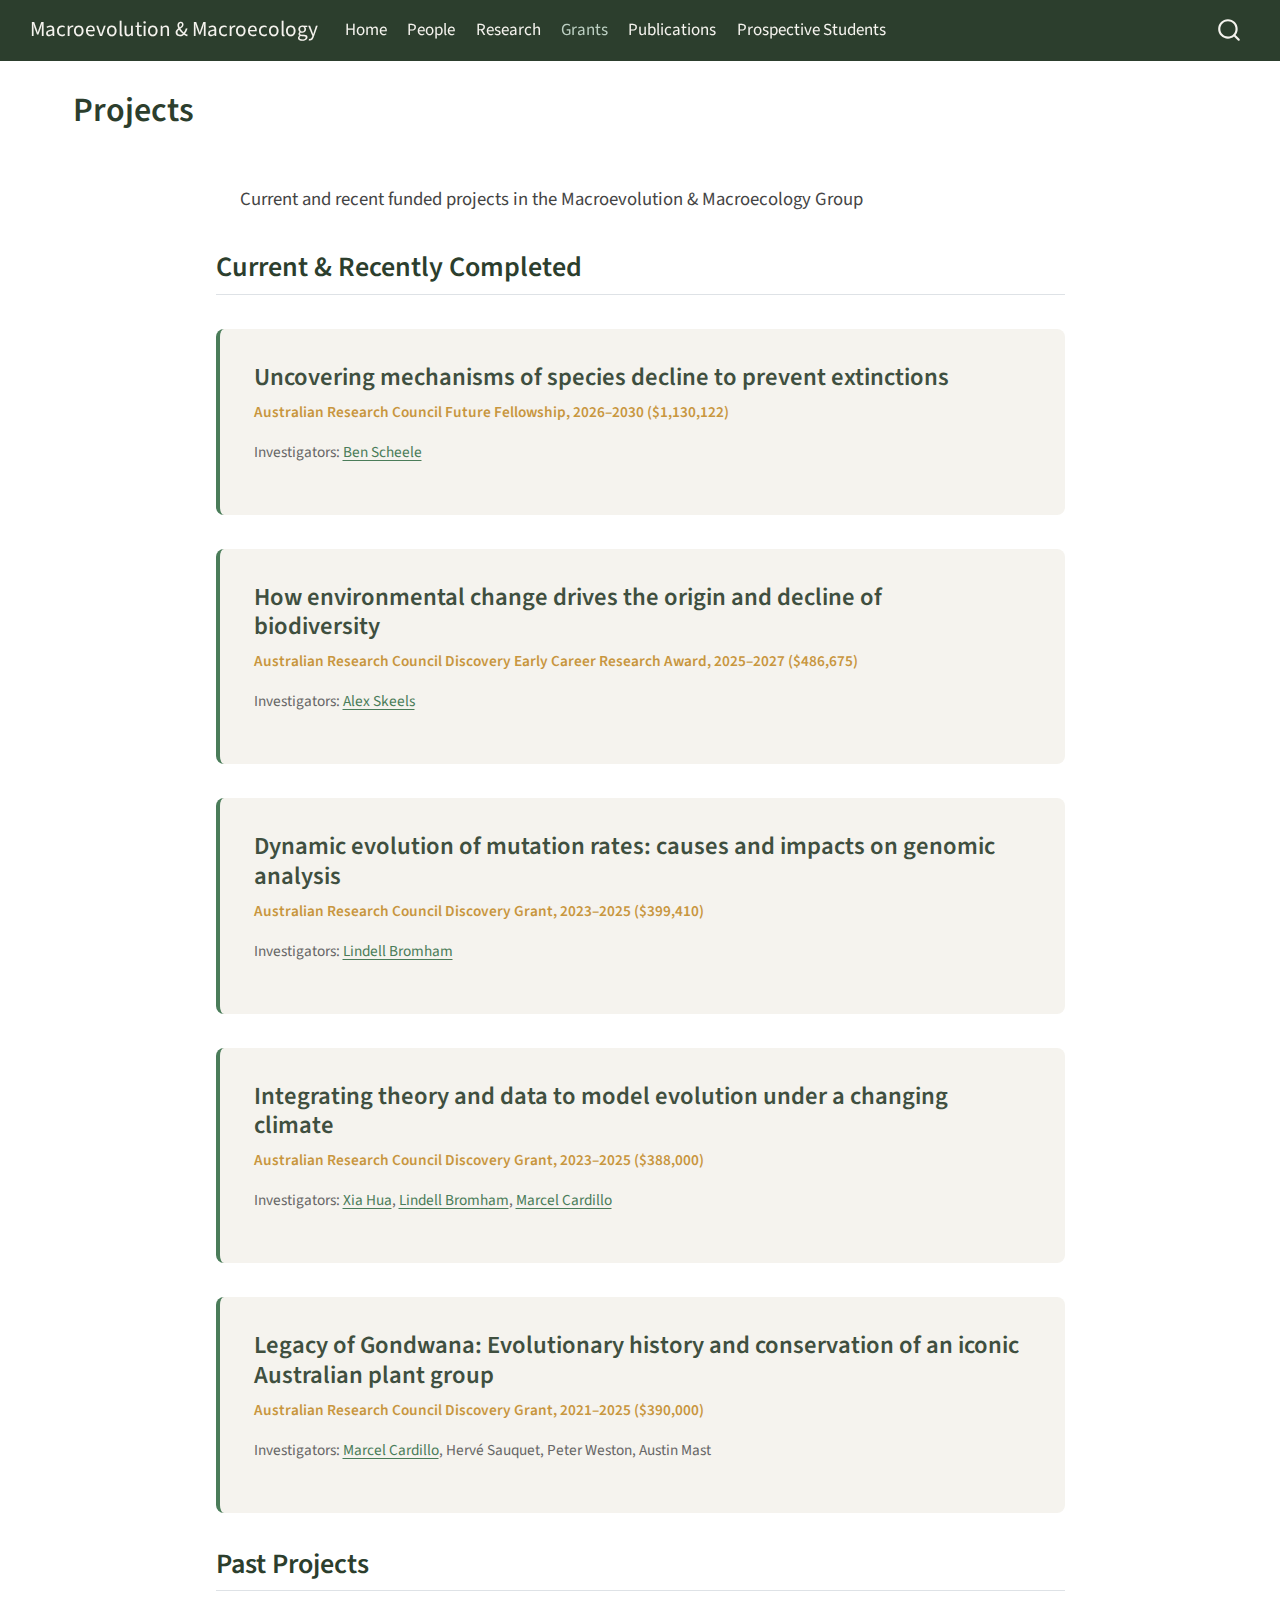
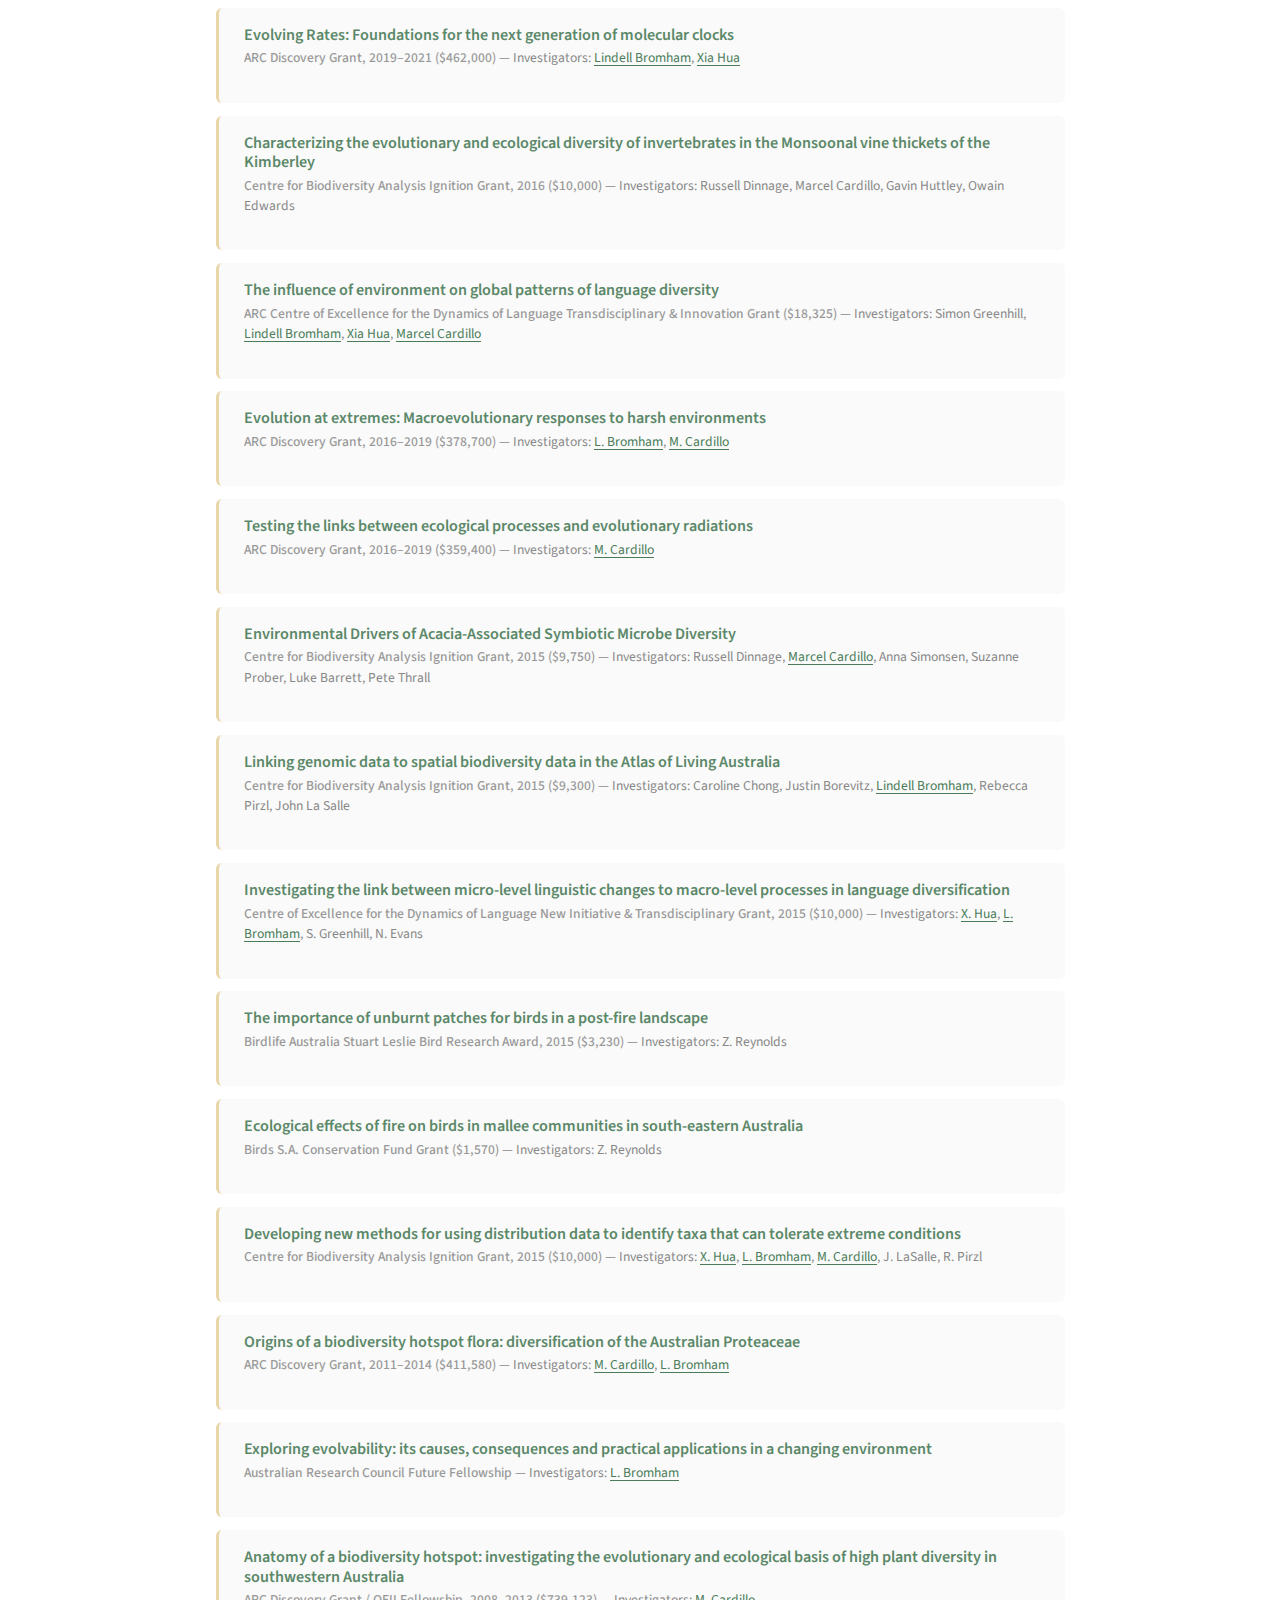
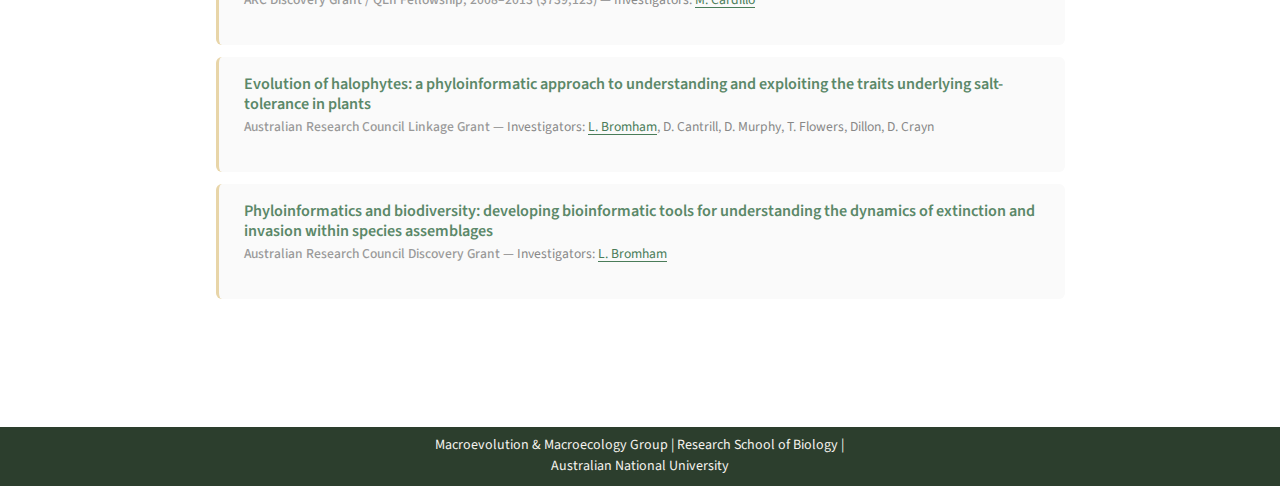
<file: docs/projects.html>
<!DOCTYPE html>
<html xmlns="http://www.w3.org/1999/xhtml" lang="en" xml:lang="en"><head>

<meta charset="utf-8">
<meta name="generator" content="quarto-1.7.32">

<meta name="viewport" content="width=device-width, initial-scale=1.0, user-scalable=yes">


<title>Projects – Macroevolution &amp; Macroecology</title>
<style>
code{white-space: pre-wrap;}
span.smallcaps{font-variant: small-caps;}
div.columns{display: flex; gap: min(4vw, 1.5em);}
div.column{flex: auto; overflow-x: auto;}
div.hanging-indent{margin-left: 1.5em; text-indent: -1.5em;}
ul.task-list{list-style: none;}
ul.task-list li input[type="checkbox"] {
  width: 0.8em;
  margin: 0 0.8em 0.2em -1em; /* quarto-specific, see https://github.com/quarto-dev/quarto-cli/issues/4556 */ 
  vertical-align: middle;
}
</style>


<script src="site_libs/quarto-nav/quarto-nav.js"></script>
<script src="site_libs/quarto-nav/headroom.min.js"></script>
<script src="site_libs/clipboard/clipboard.min.js"></script>
<script src="site_libs/quarto-search/autocomplete.umd.js"></script>
<script src="site_libs/quarto-search/fuse.min.js"></script>
<script src="site_libs/quarto-search/quarto-search.js"></script>
<meta name="quarto:offset" content="./">
<link href="./images/favicon.png" rel="icon" type="image/png">
<script src="site_libs/quarto-html/quarto.js" type="module"></script>
<script src="site_libs/quarto-html/tabsets/tabsets.js" type="module"></script>
<script src="site_libs/quarto-html/popper.min.js"></script>
<script src="site_libs/quarto-html/tippy.umd.min.js"></script>
<script src="site_libs/quarto-html/anchor.min.js"></script>
<link href="site_libs/quarto-html/tippy.css" rel="stylesheet">
<link href="site_libs/quarto-html/quarto-syntax-highlighting-37eea08aefeeee20ff55810ff984fec1.css" rel="stylesheet" id="quarto-text-highlighting-styles">
<script src="site_libs/bootstrap/bootstrap.min.js"></script>
<link href="site_libs/bootstrap/bootstrap-icons.css" rel="stylesheet">
<link href="site_libs/bootstrap/bootstrap-b76cdb637123fc19a789548712f38062.min.css" rel="stylesheet" append-hash="true" id="quarto-bootstrap" data-mode="light">
<script id="quarto-search-options" type="application/json">{
  "location": "navbar",
  "copy-button": false,
  "collapse-after": 3,
  "panel-placement": "end",
  "type": "overlay",
  "limit": 50,
  "keyboard-shortcut": [
    "f",
    "/",
    "s"
  ],
  "show-item-context": false,
  "language": {
    "search-no-results-text": "No results",
    "search-matching-documents-text": "matching documents",
    "search-copy-link-title": "Copy link to search",
    "search-hide-matches-text": "Hide additional matches",
    "search-more-match-text": "more match in this document",
    "search-more-matches-text": "more matches in this document",
    "search-clear-button-title": "Clear",
    "search-text-placeholder": "",
    "search-detached-cancel-button-title": "Cancel",
    "search-submit-button-title": "Submit",
    "search-label": "Search"
  }
}</script>


<link rel="stylesheet" href="styles.css">
</head>

<body class="nav-fixed quarto-light">

<div id="quarto-search-results"></div>
  <header id="quarto-header" class="headroom fixed-top">
    <nav class="navbar navbar-expand-lg " data-bs-theme="dark">
      <div class="navbar-container container-fluid">
      <div class="navbar-brand-container mx-auto">
    <a class="navbar-brand" href="./index.html">
    <span class="navbar-title">Macroevolution &amp; Macroecology</span>
    </a>
  </div>
            <div id="quarto-search" class="" title="Search"></div>
          <button class="navbar-toggler" type="button" data-bs-toggle="collapse" data-bs-target="#navbarCollapse" aria-controls="navbarCollapse" role="menu" aria-expanded="false" aria-label="Toggle navigation" onclick="if (window.quartoToggleHeadroom) { window.quartoToggleHeadroom(); }">
  <span class="navbar-toggler-icon"></span>
</button>
          <div class="collapse navbar-collapse" id="navbarCollapse">
            <ul class="navbar-nav navbar-nav-scroll me-auto">
  <li class="nav-item">
    <a class="nav-link" href="./index.html"> 
<span class="menu-text">Home</span></a>
  </li>  
  <li class="nav-item">
    <a class="nav-link" href="./people.html"> 
<span class="menu-text">People</span></a>
  </li>  
  <li class="nav-item">
    <a class="nav-link" href="./research.html"> 
<span class="menu-text">Research</span></a>
  </li>  
  <li class="nav-item">
    <a class="nav-link active" href="./projects.html" aria-current="page"> 
<span class="menu-text">Grants</span></a>
  </li>  
  <li class="nav-item">
    <a class="nav-link" href="./publications.html"> 
<span class="menu-text">Publications</span></a>
  </li>  
  <li class="nav-item">
    <a class="nav-link" href="./students.html"> 
<span class="menu-text">Prospective Students</span></a>
  </li>  
</ul>
          </div> <!-- /navcollapse -->
            <div class="quarto-navbar-tools">
</div>
      </div> <!-- /container-fluid -->
    </nav>
</header>
<!-- content -->
<div id="quarto-content" class="quarto-container page-columns page-rows-contents page-layout-full page-navbar">
<!-- sidebar -->
<!-- margin-sidebar -->
    
<!-- main -->
<main class="content column-page" id="quarto-document-content">

<header id="title-block-header" class="quarto-title-block default">
<div class="quarto-title">
<h1 class="title">Projects</h1>
</div>



<div class="quarto-title-meta column-page">

    
  
    
  </div>
  


</header>


<div class="section-block">
<div class="intro-text">
<p>Current and recent funded projects in the Macroevolution &amp; Macroecology Group</p>
</div>
<section id="current-recently-completed" class="level2">
<h2 class="anchored" data-anchor-id="current-recently-completed">Current &amp; Recently Completed</h2>
<section id="uncovering-mechanisms-of-species-decline-to-prevent-extinctions" class="level3 project-card">
<h3 class="anchored" data-anchor-id="uncovering-mechanisms-of-species-decline-to-prevent-extinctions">Uncovering mechanisms of species decline to prevent extinctions</h3>
<div class="project-meta">
<p><span class="funding">Australian Research Council Future Fellowship, 2026–2030 ($1,130,122)</span></p>
<p>Investigators: <a href="./people.html#ben-scheele">Ben Scheele</a></p>
</div>
</section>
<section id="how-environmental-change-drives-the-origin-and-decline-of-biodiversity" class="level3 project-card">
<h3 class="anchored" data-anchor-id="how-environmental-change-drives-the-origin-and-decline-of-biodiversity">How environmental change drives the origin and decline of biodiversity</h3>
<div class="project-meta">
<p><span class="funding">Australian Research Council Discovery Early Career Research Award, 2025–2027 ($486,675)</span></p>
<p>Investigators: <a href="./people.html#alex-skeels">Alex Skeels</a></p>
</div>
</section>
<section id="dynamic-evolution-of-mutation-rates-causes-and-impacts-on-genomic-analysis" class="level3 project-card">
<h3 class="anchored" data-anchor-id="dynamic-evolution-of-mutation-rates-causes-and-impacts-on-genomic-analysis">Dynamic evolution of mutation rates: causes and impacts on genomic analysis</h3>
<div class="project-meta">
<p><span class="funding">Australian Research Council Discovery Grant, 2023–2025 ($399,410)</span></p>
<p>Investigators: <a href="./people.html#lindell-bromham">Lindell Bromham</a></p>
</div>
</section>
<section id="integrating-theory-and-data-to-model-evolution-under-a-changing-climate" class="level3 project-card">
<h3 class="anchored" data-anchor-id="integrating-theory-and-data-to-model-evolution-under-a-changing-climate">Integrating theory and data to model evolution under a changing climate</h3>
<div class="project-meta">
<p><span class="funding">Australian Research Council Discovery Grant, 2023–2025 ($388,000)</span></p>
<p>Investigators: <a href="./people.html#xia-hua">Xia Hua</a>, <a href="./people.html#lindell-bromham">Lindell Bromham</a>, <a href="./people.html#marcel-cardillo">Marcel Cardillo</a></p>
</div>
</section>
<section id="legacy-of-gondwana-evolutionary-history-and-conservation-of-an-iconic-australian-plant-group" class="level3 project-card">
<h3 class="anchored" data-anchor-id="legacy-of-gondwana-evolutionary-history-and-conservation-of-an-iconic-australian-plant-group">Legacy of Gondwana: Evolutionary history and conservation of an iconic Australian plant group</h3>
<div class="project-meta">
<p><span class="funding">Australian Research Council Discovery Grant, 2021–2025 ($390,000)</span></p>
<p>Investigators: <a href="./people.html#marcel-cardillo">Marcel Cardillo</a>, Hervé Sauquet, Peter Weston, Austin Mast</p>
</div>
</section>
</section>
<section id="past-projects" class="level2">
<h2 class="anchored" data-anchor-id="past-projects">Past Projects</h2>
<section id="evolving-rates-foundations-for-the-next-generation-of-molecular-clocks" class="level4 project-card-past">
<h4 class="anchored" data-anchor-id="evolving-rates-foundations-for-the-next-generation-of-molecular-clocks">Evolving Rates: Foundations for the next generation of molecular clocks</h4>
<div class="project-meta">
<p><span class="funding">ARC Discovery Grant, 2019–2021 ($462,000)</span> — Investigators: <a href="./people.html#lindell-bromham">Lindell Bromham</a>, <a href="./people.html#xia-hua">Xia Hua</a></p>
</div>
</section>
<section id="characterizing-the-evolutionary-and-ecological-diversity-of-invertebrates-in-the-monsoonal-vine-thickets-of-the-kimberley" class="level4 project-card-past">
<h4 class="anchored" data-anchor-id="characterizing-the-evolutionary-and-ecological-diversity-of-invertebrates-in-the-monsoonal-vine-thickets-of-the-kimberley">Characterizing the evolutionary and ecological diversity of invertebrates in the Monsoonal vine thickets of the Kimberley</h4>
<div class="project-meta">
<p><span class="funding">Centre for Biodiversity Analysis Ignition Grant, 2016 ($10,000)</span> — Investigators: Russell Dinnage, Marcel Cardillo, Gavin Huttley, Owain Edwards</p>
</div>
</section>
<section id="the-influence-of-environment-on-global-patterns-of-language-diversity" class="level4 project-card-past">
<h4 class="anchored" data-anchor-id="the-influence-of-environment-on-global-patterns-of-language-diversity">The influence of environment on global patterns of language diversity</h4>
<div class="project-meta">
<p><span class="funding">ARC Centre of Excellence for the Dynamics of Language Transdisciplinary &amp; Innovation Grant ($18,325)</span> — Investigators: Simon Greenhill, <a href="./people.html#lindell-bromham">Lindell Bromham</a>, <a href="./people.html#xia-hua">Xia Hua</a>, <a href="./people.html#marcel-cardillo">Marcel Cardillo</a></p>
</div>
</section>
<section id="evolution-at-extremes-macroevolutionary-responses-to-harsh-environments" class="level4 project-card-past">
<h4 class="anchored" data-anchor-id="evolution-at-extremes-macroevolutionary-responses-to-harsh-environments">Evolution at extremes: Macroevolutionary responses to harsh environments</h4>
<div class="project-meta">
<p><span class="funding">ARC Discovery Grant, 2016–2019 ($378,700)</span> — Investigators: <a href="./people.html#lindell-bromham">L. Bromham</a>, <a href="./people.html#marcel-cardillo">M. Cardillo</a></p>
</div>
</section>
<section id="testing-the-links-between-ecological-processes-and-evolutionary-radiations" class="level4 project-card-past">
<h4 class="anchored" data-anchor-id="testing-the-links-between-ecological-processes-and-evolutionary-radiations">Testing the links between ecological processes and evolutionary radiations</h4>
<div class="project-meta">
<p><span class="funding">ARC Discovery Grant, 2016–2019 ($359,400)</span> — Investigators: <a href="./people.html#marcel-cardillo">M. Cardillo</a></p>
</div>
</section>
<section id="environmental-drivers-of-acacia-associated-symbiotic-microbe-diversity" class="level4 project-card-past">
<h4 class="anchored" data-anchor-id="environmental-drivers-of-acacia-associated-symbiotic-microbe-diversity">Environmental Drivers of Acacia-Associated Symbiotic Microbe Diversity</h4>
<div class="project-meta">
<p><span class="funding">Centre for Biodiversity Analysis Ignition Grant, 2015 ($9,750)</span> — Investigators: Russell Dinnage, <a href="./people.html#marcel-cardillo">Marcel Cardillo</a>, Anna Simonsen, Suzanne Prober, Luke Barrett, Pete Thrall</p>
</div>
</section>
<section id="linking-genomic-data-to-spatial-biodiversity-data-in-the-atlas-of-living-australia" class="level4 project-card-past">
<h4 class="anchored" data-anchor-id="linking-genomic-data-to-spatial-biodiversity-data-in-the-atlas-of-living-australia">Linking genomic data to spatial biodiversity data in the Atlas of Living Australia</h4>
<div class="project-meta">
<p><span class="funding">Centre for Biodiversity Analysis Ignition Grant, 2015 ($9,300)</span> — Investigators: Caroline Chong, Justin Borevitz, <a href="./people.html#lindell-bromham">Lindell Bromham</a>, Rebecca Pirzl, John La Salle</p>
</div>
</section>
<section id="investigating-the-link-between-micro-level-linguistic-changes-to-macro-level-processes-in-language-diversification" class="level4 project-card-past">
<h4 class="anchored" data-anchor-id="investigating-the-link-between-micro-level-linguistic-changes-to-macro-level-processes-in-language-diversification">Investigating the link between micro-level linguistic changes to macro-level processes in language diversification</h4>
<div class="project-meta">
<p><span class="funding">Centre of Excellence for the Dynamics of Language New Initiative &amp; Transdisciplinary Grant, 2015 ($10,000)</span> — Investigators: <a href="./people.html#xia-hua">X. Hua</a>, <a href="./people.html#lindell-bromham">L. Bromham</a>, S. Greenhill, N. Evans</p>
</div>
</section>
<section id="the-importance-of-unburnt-patches-for-birds-in-a-post-fire-landscape" class="level4 project-card-past">
<h4 class="anchored" data-anchor-id="the-importance-of-unburnt-patches-for-birds-in-a-post-fire-landscape">The importance of unburnt patches for birds in a post-fire landscape</h4>
<div class="project-meta">
<p><span class="funding">Birdlife Australia Stuart Leslie Bird Research Award, 2015 ($3,230)</span> — Investigators: Z. Reynolds</p>
</div>
</section>
<section id="ecological-effects-of-fire-on-birds-in-mallee-communities-in-south-eastern-australia" class="level4 project-card-past">
<h4 class="anchored" data-anchor-id="ecological-effects-of-fire-on-birds-in-mallee-communities-in-south-eastern-australia">Ecological effects of fire on birds in mallee communities in south-eastern Australia</h4>
<div class="project-meta">
<p><span class="funding">Birds S.A. Conservation Fund Grant ($1,570)</span> — Investigators: Z. Reynolds</p>
</div>
</section>
<section id="developing-new-methods-for-using-distribution-data-to-identify-taxa-that-can-tolerate-extreme-conditions" class="level4 project-card-past">
<h4 class="anchored" data-anchor-id="developing-new-methods-for-using-distribution-data-to-identify-taxa-that-can-tolerate-extreme-conditions">Developing new methods for using distribution data to identify taxa that can tolerate extreme conditions</h4>
<div class="project-meta">
<p><span class="funding">Centre for Biodiversity Analysis Ignition Grant, 2015 ($10,000)</span> — Investigators: <a href="./people.html#xia-hua">X. Hua</a>, <a href="./people.html#lindell-bromham">L. Bromham</a>, <a href="./people.html#marcel-cardillo">M. Cardillo</a>, J. LaSalle, R. Pirzl</p>
</div>
</section>
<section id="origins-of-a-biodiversity-hotspot-flora-diversification-of-the-australian-proteaceae" class="level4 project-card-past">
<h4 class="anchored" data-anchor-id="origins-of-a-biodiversity-hotspot-flora-diversification-of-the-australian-proteaceae">Origins of a biodiversity hotspot flora: diversification of the Australian Proteaceae</h4>
<div class="project-meta">
<p><span class="funding">ARC Discovery Grant, 2011–2014 ($411,580)</span> — Investigators: <a href="./people.html#marcel-cardillo">M. Cardillo</a>, <a href="./people.html#lindell-bromham">L. Bromham</a></p>
</div>
</section>
<section id="exploring-evolvability-its-causes-consequences-and-practical-applications-in-a-changing-environment" class="level4 project-card-past">
<h4 class="anchored" data-anchor-id="exploring-evolvability-its-causes-consequences-and-practical-applications-in-a-changing-environment">Exploring evolvability: its causes, consequences and practical applications in a changing environment</h4>
<div class="project-meta">
<p><span class="funding">Australian Research Council Future Fellowship</span> — Investigators: <a href="./people.html#lindell-bromham">L. Bromham</a></p>
</div>
</section>
<section id="anatomy-of-a-biodiversity-hotspot-investigating-the-evolutionary-and-ecological-basis-of-high-plant-diversity-in-southwestern-australia" class="level4 project-card-past">
<h4 class="anchored" data-anchor-id="anatomy-of-a-biodiversity-hotspot-investigating-the-evolutionary-and-ecological-basis-of-high-plant-diversity-in-southwestern-australia">Anatomy of a biodiversity hotspot: investigating the evolutionary and ecological basis of high plant diversity in southwestern Australia</h4>
<div class="project-meta">
<p><span class="funding">ARC Discovery Grant / QEII Fellowship, 2008–2013 ($739,123)</span> — Investigators: <a href="./people.html#marcel-cardillo">M. Cardillo</a></p>
</div>
</section>
<section id="evolution-of-halophytes-a-phyloinformatic-approach-to-understanding-and-exploiting-the-traits-underlying-salt-tolerance-in-plants" class="level4 project-card-past">
<h4 class="anchored" data-anchor-id="evolution-of-halophytes-a-phyloinformatic-approach-to-understanding-and-exploiting-the-traits-underlying-salt-tolerance-in-plants">Evolution of halophytes: a phyloinformatic approach to understanding and exploiting the traits underlying salt-tolerance in plants</h4>
<div class="project-meta">
<p><span class="funding">Australian Research Council Linkage Grant</span> — Investigators: <a href="./people.html#lindell-bromham">L. Bromham</a>, D. Cantrill, D. Murphy, T. Flowers, Dillon, D. Crayn</p>
</div>
</section>
<section id="phyloinformatics-and-biodiversity-developing-bioinformatic-tools-for-understanding-the-dynamics-of-extinction-and-invasion-within-species-assemblages" class="level4 project-card-past">
<h4 class="anchored" data-anchor-id="phyloinformatics-and-biodiversity-developing-bioinformatic-tools-for-understanding-the-dynamics-of-extinction-and-invasion-within-species-assemblages">Phyloinformatics and biodiversity: developing bioinformatic tools for understanding the dynamics of extinction and invasion within species assemblages</h4>
<div class="project-meta">
<p><span class="funding">Australian Research Council Discovery Grant</span> — Investigators: <a href="./people.html#lindell-bromham">L. Bromham</a></p>
</div>
</section>
</section>
</div>



</main> <!-- /main -->
<script id="quarto-html-after-body" type="application/javascript">
  window.document.addEventListener("DOMContentLoaded", function (event) {
    const icon = "";
    const anchorJS = new window.AnchorJS();
    anchorJS.options = {
      placement: 'right',
      icon: icon
    };
    anchorJS.add('.anchored');
    const isCodeAnnotation = (el) => {
      for (const clz of el.classList) {
        if (clz.startsWith('code-annotation-')) {                     
          return true;
        }
      }
      return false;
    }
    const onCopySuccess = function(e) {
      // button target
      const button = e.trigger;
      // don't keep focus
      button.blur();
      // flash "checked"
      button.classList.add('code-copy-button-checked');
      var currentTitle = button.getAttribute("title");
      button.setAttribute("title", "Copied!");
      let tooltip;
      if (window.bootstrap) {
        button.setAttribute("data-bs-toggle", "tooltip");
        button.setAttribute("data-bs-placement", "left");
        button.setAttribute("data-bs-title", "Copied!");
        tooltip = new bootstrap.Tooltip(button, 
          { trigger: "manual", 
            customClass: "code-copy-button-tooltip",
            offset: [0, -8]});
        tooltip.show();    
      }
      setTimeout(function() {
        if (tooltip) {
          tooltip.hide();
          button.removeAttribute("data-bs-title");
          button.removeAttribute("data-bs-toggle");
          button.removeAttribute("data-bs-placement");
        }
        button.setAttribute("title", currentTitle);
        button.classList.remove('code-copy-button-checked');
      }, 1000);
      // clear code selection
      e.clearSelection();
    }
    const getTextToCopy = function(trigger) {
        const codeEl = trigger.previousElementSibling.cloneNode(true);
        for (const childEl of codeEl.children) {
          if (isCodeAnnotation(childEl)) {
            childEl.remove();
          }
        }
        return codeEl.innerText;
    }
    const clipboard = new window.ClipboardJS('.code-copy-button:not([data-in-quarto-modal])', {
      text: getTextToCopy
    });
    clipboard.on('success', onCopySuccess);
    if (window.document.getElementById('quarto-embedded-source-code-modal')) {
      const clipboardModal = new window.ClipboardJS('.code-copy-button[data-in-quarto-modal]', {
        text: getTextToCopy,
        container: window.document.getElementById('quarto-embedded-source-code-modal')
      });
      clipboardModal.on('success', onCopySuccess);
    }
      var localhostRegex = new RegExp(/^(?:http|https):\/\/localhost\:?[0-9]*\//);
      var mailtoRegex = new RegExp(/^mailto:/);
        var filterRegex = new RegExp('/' + window.location.host + '/');
      var isInternal = (href) => {
          return filterRegex.test(href) || localhostRegex.test(href) || mailtoRegex.test(href);
      }
      // Inspect non-navigation links and adorn them if external
     var links = window.document.querySelectorAll('a[href]:not(.nav-link):not(.navbar-brand):not(.toc-action):not(.sidebar-link):not(.sidebar-item-toggle):not(.pagination-link):not(.no-external):not([aria-hidden]):not(.dropdown-item):not(.quarto-navigation-tool):not(.about-link)');
      for (var i=0; i<links.length; i++) {
        const link = links[i];
        if (!isInternal(link.href)) {
          // undo the damage that might have been done by quarto-nav.js in the case of
          // links that we want to consider external
          if (link.dataset.originalHref !== undefined) {
            link.href = link.dataset.originalHref;
          }
        }
      }
    function tippyHover(el, contentFn, onTriggerFn, onUntriggerFn) {
      const config = {
        allowHTML: true,
        maxWidth: 500,
        delay: 100,
        arrow: false,
        appendTo: function(el) {
            return el.parentElement;
        },
        interactive: true,
        interactiveBorder: 10,
        theme: 'quarto',
        placement: 'bottom-start',
      };
      if (contentFn) {
        config.content = contentFn;
      }
      if (onTriggerFn) {
        config.onTrigger = onTriggerFn;
      }
      if (onUntriggerFn) {
        config.onUntrigger = onUntriggerFn;
      }
      window.tippy(el, config); 
    }
    const noterefs = window.document.querySelectorAll('a[role="doc-noteref"]');
    for (var i=0; i<noterefs.length; i++) {
      const ref = noterefs[i];
      tippyHover(ref, function() {
        // use id or data attribute instead here
        let href = ref.getAttribute('data-footnote-href') || ref.getAttribute('href');
        try { href = new URL(href).hash; } catch {}
        const id = href.replace(/^#\/?/, "");
        const note = window.document.getElementById(id);
        if (note) {
          return note.innerHTML;
        } else {
          return "";
        }
      });
    }
    const xrefs = window.document.querySelectorAll('a.quarto-xref');
    const processXRef = (id, note) => {
      // Strip column container classes
      const stripColumnClz = (el) => {
        el.classList.remove("page-full", "page-columns");
        if (el.children) {
          for (const child of el.children) {
            stripColumnClz(child);
          }
        }
      }
      stripColumnClz(note)
      if (id === null || id.startsWith('sec-')) {
        // Special case sections, only their first couple elements
        const container = document.createElement("div");
        if (note.children && note.children.length > 2) {
          container.appendChild(note.children[0].cloneNode(true));
          for (let i = 1; i < note.children.length; i++) {
            const child = note.children[i];
            if (child.tagName === "P" && child.innerText === "") {
              continue;
            } else {
              container.appendChild(child.cloneNode(true));
              break;
            }
          }
          if (window.Quarto?.typesetMath) {
            window.Quarto.typesetMath(container);
          }
          return container.innerHTML
        } else {
          if (window.Quarto?.typesetMath) {
            window.Quarto.typesetMath(note);
          }
          return note.innerHTML;
        }
      } else {
        // Remove any anchor links if they are present
        const anchorLink = note.querySelector('a.anchorjs-link');
        if (anchorLink) {
          anchorLink.remove();
        }
        if (window.Quarto?.typesetMath) {
          window.Quarto.typesetMath(note);
        }
        if (note.classList.contains("callout")) {
          return note.outerHTML;
        } else {
          return note.innerHTML;
        }
      }
    }
    for (var i=0; i<xrefs.length; i++) {
      const xref = xrefs[i];
      tippyHover(xref, undefined, function(instance) {
        instance.disable();
        let url = xref.getAttribute('href');
        let hash = undefined; 
        if (url.startsWith('#')) {
          hash = url;
        } else {
          try { hash = new URL(url).hash; } catch {}
        }
        if (hash) {
          const id = hash.replace(/^#\/?/, "");
          const note = window.document.getElementById(id);
          if (note !== null) {
            try {
              const html = processXRef(id, note.cloneNode(true));
              instance.setContent(html);
            } finally {
              instance.enable();
              instance.show();
            }
          } else {
            // See if we can fetch this
            fetch(url.split('#')[0])
            .then(res => res.text())
            .then(html => {
              const parser = new DOMParser();
              const htmlDoc = parser.parseFromString(html, "text/html");
              const note = htmlDoc.getElementById(id);
              if (note !== null) {
                const html = processXRef(id, note);
                instance.setContent(html);
              } 
            }).finally(() => {
              instance.enable();
              instance.show();
            });
          }
        } else {
          // See if we can fetch a full url (with no hash to target)
          // This is a special case and we should probably do some content thinning / targeting
          fetch(url)
          .then(res => res.text())
          .then(html => {
            const parser = new DOMParser();
            const htmlDoc = parser.parseFromString(html, "text/html");
            const note = htmlDoc.querySelector('main.content');
            if (note !== null) {
              // This should only happen for chapter cross references
              // (since there is no id in the URL)
              // remove the first header
              if (note.children.length > 0 && note.children[0].tagName === "HEADER") {
                note.children[0].remove();
              }
              const html = processXRef(null, note);
              instance.setContent(html);
            } 
          }).finally(() => {
            instance.enable();
            instance.show();
          });
        }
      }, function(instance) {
      });
    }
        let selectedAnnoteEl;
        const selectorForAnnotation = ( cell, annotation) => {
          let cellAttr = 'data-code-cell="' + cell + '"';
          let lineAttr = 'data-code-annotation="' +  annotation + '"';
          const selector = 'span[' + cellAttr + '][' + lineAttr + ']';
          return selector;
        }
        const selectCodeLines = (annoteEl) => {
          const doc = window.document;
          const targetCell = annoteEl.getAttribute("data-target-cell");
          const targetAnnotation = annoteEl.getAttribute("data-target-annotation");
          const annoteSpan = window.document.querySelector(selectorForAnnotation(targetCell, targetAnnotation));
          const lines = annoteSpan.getAttribute("data-code-lines").split(",");
          const lineIds = lines.map((line) => {
            return targetCell + "-" + line;
          })
          let top = null;
          let height = null;
          let parent = null;
          if (lineIds.length > 0) {
              //compute the position of the single el (top and bottom and make a div)
              const el = window.document.getElementById(lineIds[0]);
              top = el.offsetTop;
              height = el.offsetHeight;
              parent = el.parentElement.parentElement;
            if (lineIds.length > 1) {
              const lastEl = window.document.getElementById(lineIds[lineIds.length - 1]);
              const bottom = lastEl.offsetTop + lastEl.offsetHeight;
              height = bottom - top;
            }
            if (top !== null && height !== null && parent !== null) {
              // cook up a div (if necessary) and position it 
              let div = window.document.getElementById("code-annotation-line-highlight");
              if (div === null) {
                div = window.document.createElement("div");
                div.setAttribute("id", "code-annotation-line-highlight");
                div.style.position = 'absolute';
                parent.appendChild(div);
              }
              div.style.top = top - 2 + "px";
              div.style.height = height + 4 + "px";
              div.style.left = 0;
              let gutterDiv = window.document.getElementById("code-annotation-line-highlight-gutter");
              if (gutterDiv === null) {
                gutterDiv = window.document.createElement("div");
                gutterDiv.setAttribute("id", "code-annotation-line-highlight-gutter");
                gutterDiv.style.position = 'absolute';
                const codeCell = window.document.getElementById(targetCell);
                const gutter = codeCell.querySelector('.code-annotation-gutter');
                gutter.appendChild(gutterDiv);
              }
              gutterDiv.style.top = top - 2 + "px";
              gutterDiv.style.height = height + 4 + "px";
            }
            selectedAnnoteEl = annoteEl;
          }
        };
        const unselectCodeLines = () => {
          const elementsIds = ["code-annotation-line-highlight", "code-annotation-line-highlight-gutter"];
          elementsIds.forEach((elId) => {
            const div = window.document.getElementById(elId);
            if (div) {
              div.remove();
            }
          });
          selectedAnnoteEl = undefined;
        };
          // Handle positioning of the toggle
      window.addEventListener(
        "resize",
        throttle(() => {
          elRect = undefined;
          if (selectedAnnoteEl) {
            selectCodeLines(selectedAnnoteEl);
          }
        }, 10)
      );
      function throttle(fn, ms) {
      let throttle = false;
      let timer;
        return (...args) => {
          if(!throttle) { // first call gets through
              fn.apply(this, args);
              throttle = true;
          } else { // all the others get throttled
              if(timer) clearTimeout(timer); // cancel #2
              timer = setTimeout(() => {
                fn.apply(this, args);
                timer = throttle = false;
              }, ms);
          }
        };
      }
        // Attach click handler to the DT
        const annoteDls = window.document.querySelectorAll('dt[data-target-cell]');
        for (const annoteDlNode of annoteDls) {
          annoteDlNode.addEventListener('click', (event) => {
            const clickedEl = event.target;
            if (clickedEl !== selectedAnnoteEl) {
              unselectCodeLines();
              const activeEl = window.document.querySelector('dt[data-target-cell].code-annotation-active');
              if (activeEl) {
                activeEl.classList.remove('code-annotation-active');
              }
              selectCodeLines(clickedEl);
              clickedEl.classList.add('code-annotation-active');
            } else {
              // Unselect the line
              unselectCodeLines();
              clickedEl.classList.remove('code-annotation-active');
            }
          });
        }
    const findCites = (el) => {
      const parentEl = el.parentElement;
      if (parentEl) {
        const cites = parentEl.dataset.cites;
        if (cites) {
          return {
            el,
            cites: cites.split(' ')
          };
        } else {
          return findCites(el.parentElement)
        }
      } else {
        return undefined;
      }
    };
    var bibliorefs = window.document.querySelectorAll('a[role="doc-biblioref"]');
    for (var i=0; i<bibliorefs.length; i++) {
      const ref = bibliorefs[i];
      const citeInfo = findCites(ref);
      if (citeInfo) {
        tippyHover(citeInfo.el, function() {
          var popup = window.document.createElement('div');
          citeInfo.cites.forEach(function(cite) {
            var citeDiv = window.document.createElement('div');
            citeDiv.classList.add('hanging-indent');
            citeDiv.classList.add('csl-entry');
            var biblioDiv = window.document.getElementById('ref-' + cite);
            if (biblioDiv) {
              citeDiv.innerHTML = biblioDiv.innerHTML;
            }
            popup.appendChild(citeDiv);
          });
          return popup.innerHTML;
        });
      }
    }
  });
  </script>
</div> <!-- /content -->
<footer class="footer">
  <div class="nav-footer">
    <div class="nav-footer-left">
      &nbsp;
    </div>   
    <div class="nav-footer-center">
<p>Macroevolution &amp; Macroecology Group | Research School of Biology | Australian National University</p>
</div>
    <div class="nav-footer-right">
      &nbsp;
    </div>
  </div>
</footer>




</body></html>
</file>
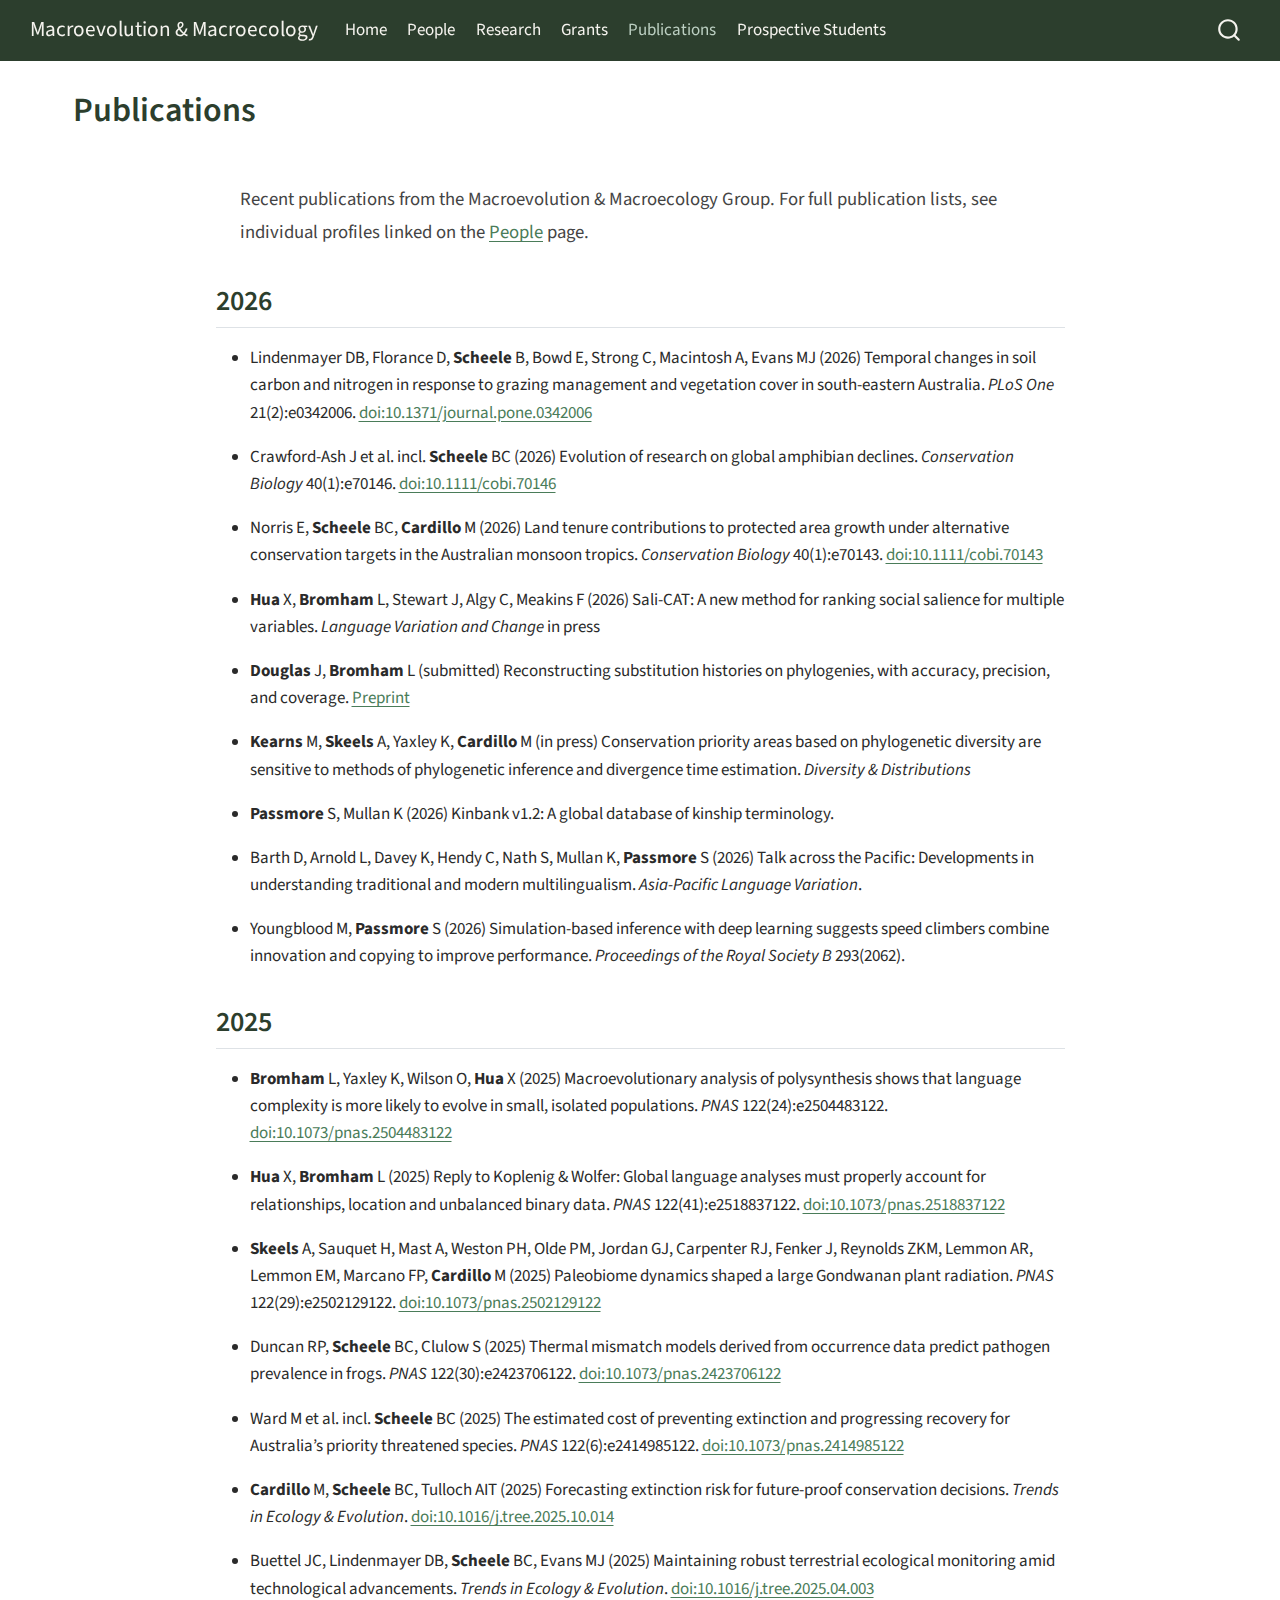
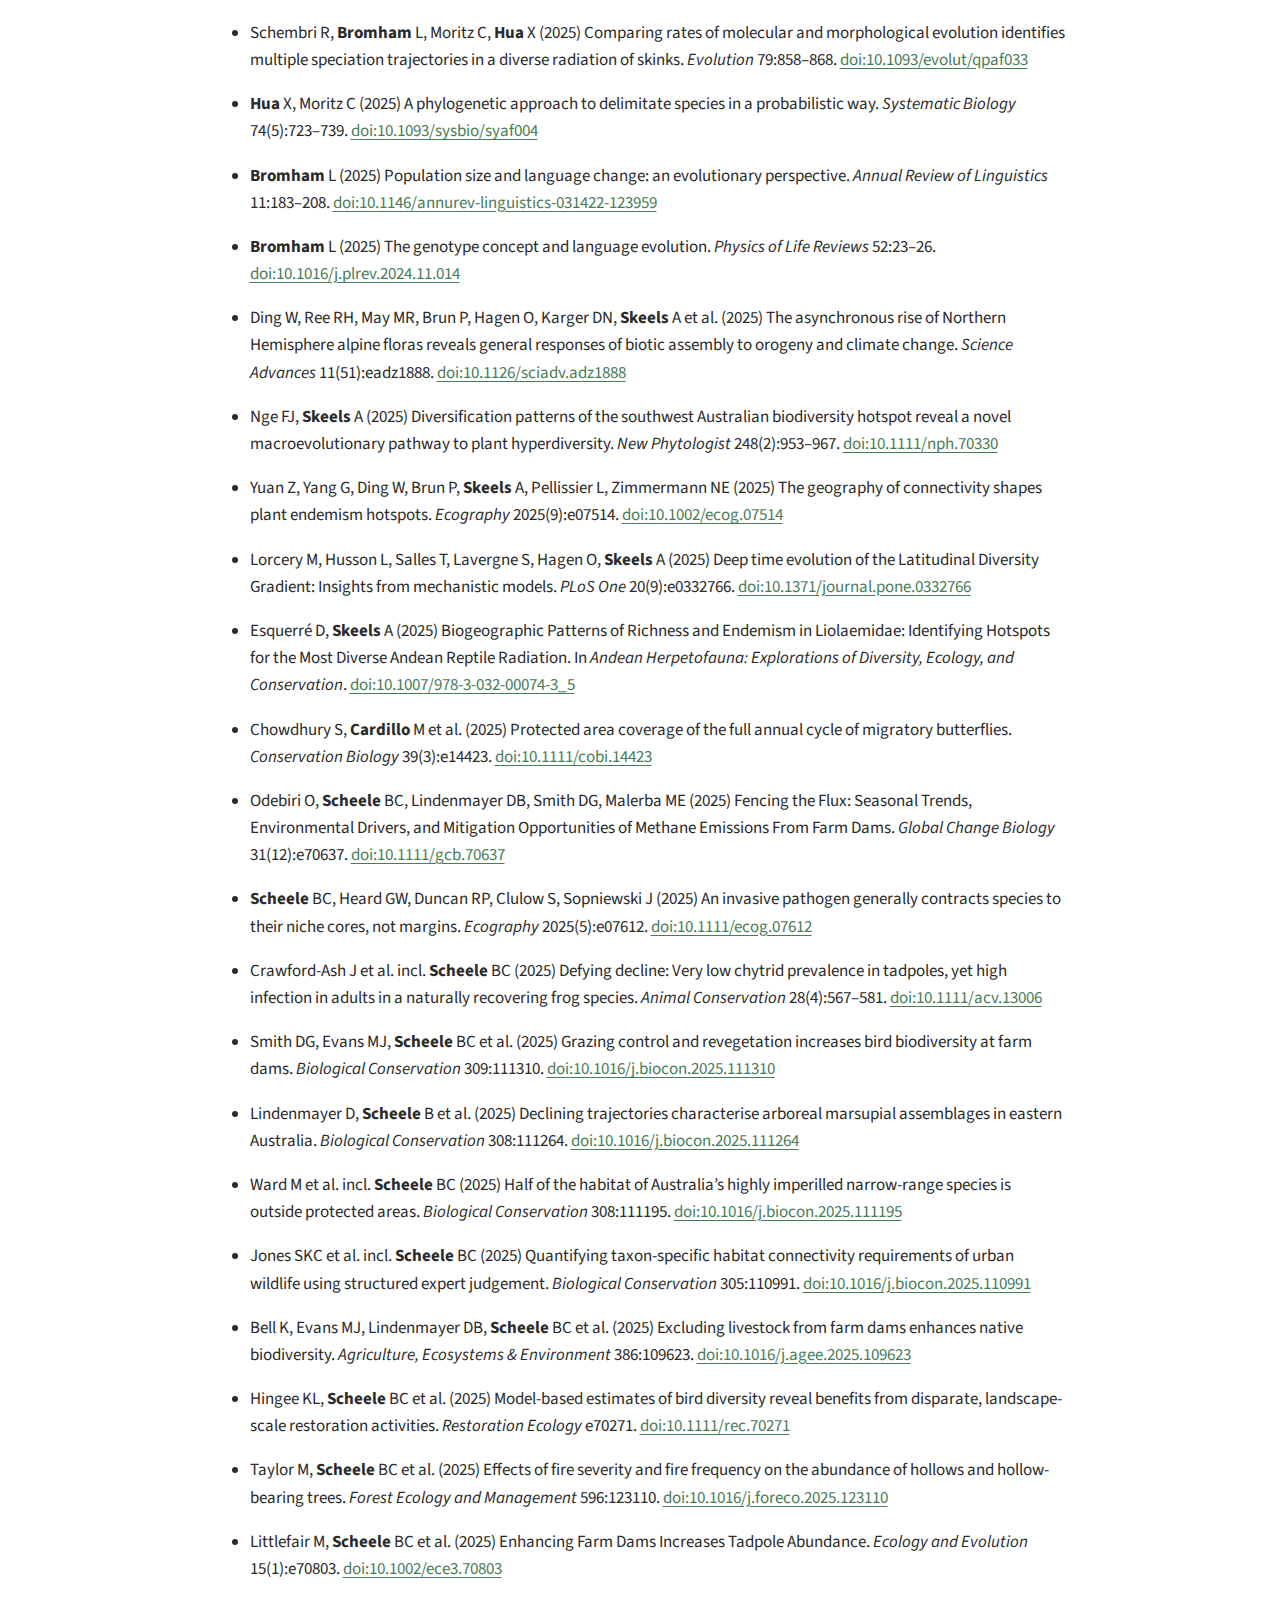
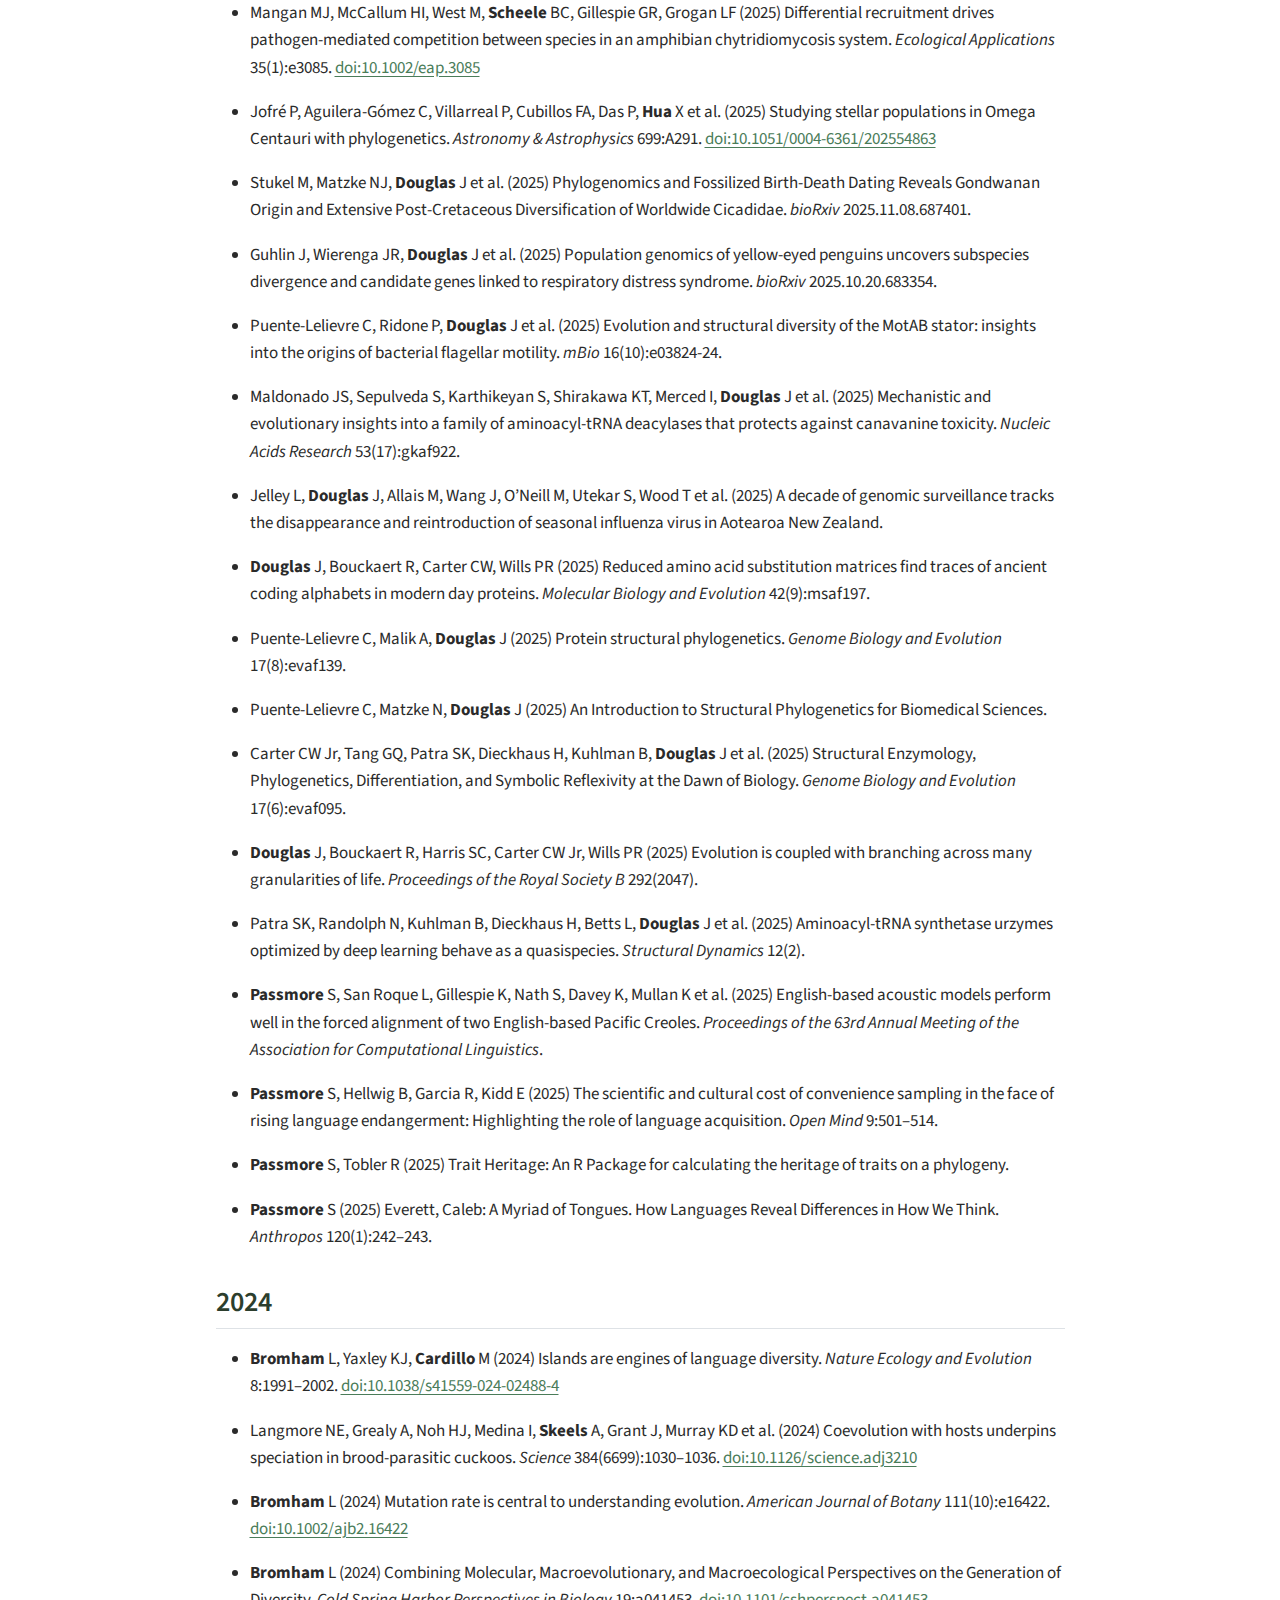
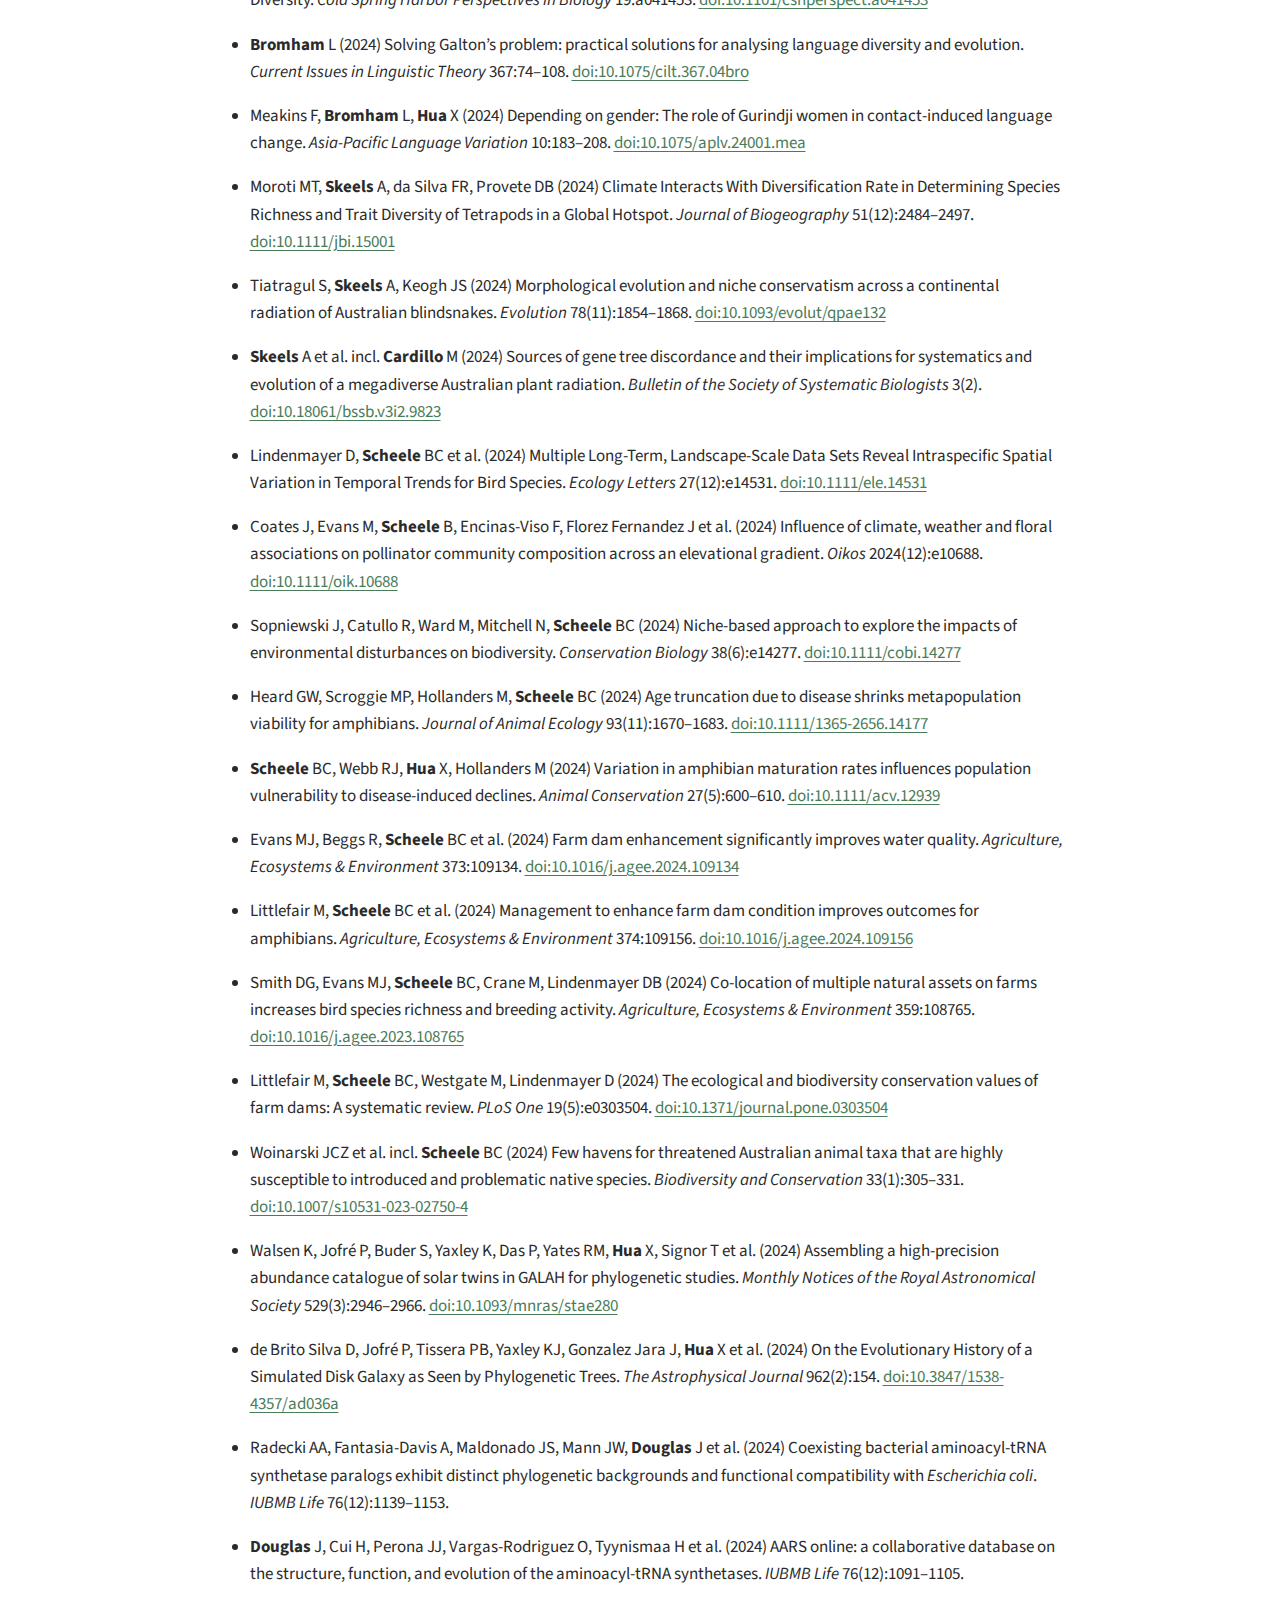
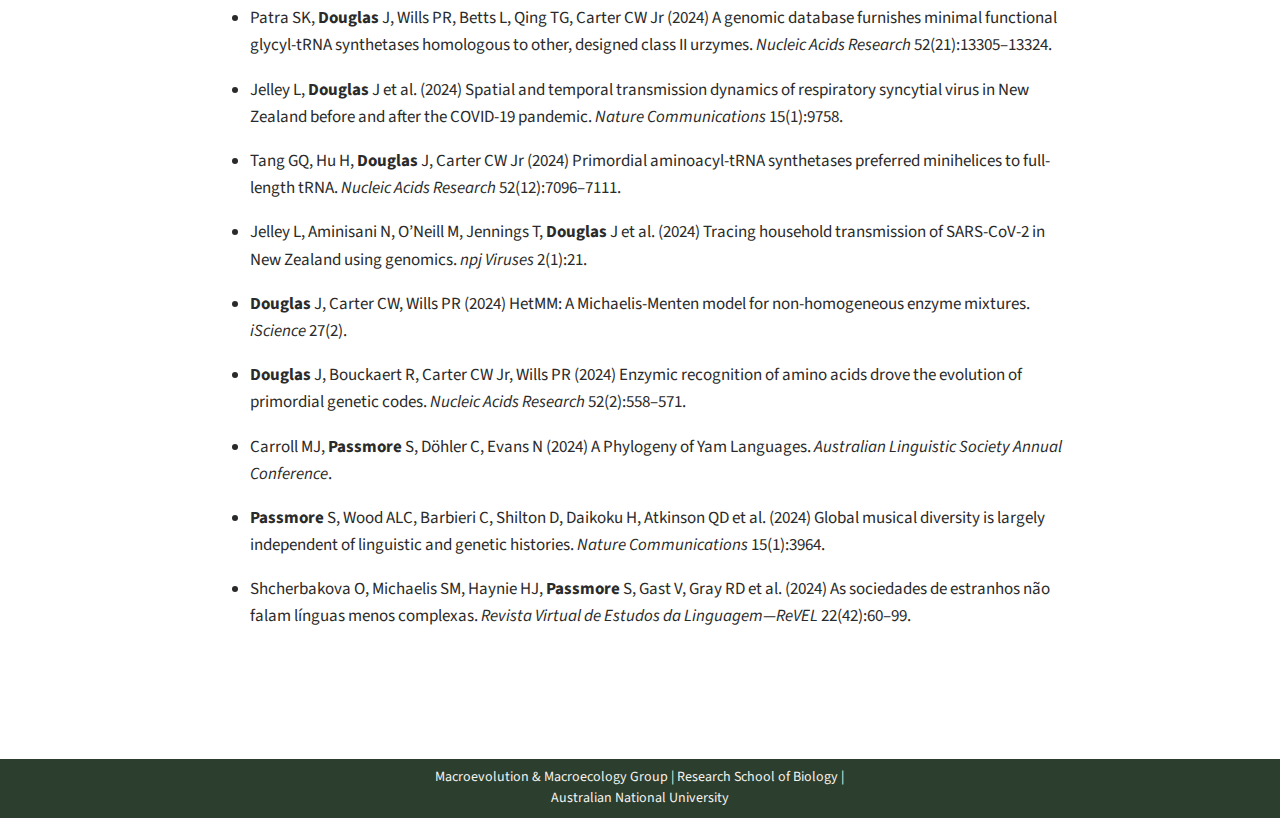
<file: docs/publications.html>
<!DOCTYPE html>
<html xmlns="http://www.w3.org/1999/xhtml" lang="en" xml:lang="en"><head>

<meta charset="utf-8">
<meta name="generator" content="quarto-1.7.32">

<meta name="viewport" content="width=device-width, initial-scale=1.0, user-scalable=yes">


<title>Publications – Macroevolution &amp; Macroecology</title>
<style>
code{white-space: pre-wrap;}
span.smallcaps{font-variant: small-caps;}
div.columns{display: flex; gap: min(4vw, 1.5em);}
div.column{flex: auto; overflow-x: auto;}
div.hanging-indent{margin-left: 1.5em; text-indent: -1.5em;}
ul.task-list{list-style: none;}
ul.task-list li input[type="checkbox"] {
  width: 0.8em;
  margin: 0 0.8em 0.2em -1em; /* quarto-specific, see https://github.com/quarto-dev/quarto-cli/issues/4556 */ 
  vertical-align: middle;
}
</style>


<script src="site_libs/quarto-nav/quarto-nav.js"></script>
<script src="site_libs/quarto-nav/headroom.min.js"></script>
<script src="site_libs/clipboard/clipboard.min.js"></script>
<script src="site_libs/quarto-search/autocomplete.umd.js"></script>
<script src="site_libs/quarto-search/fuse.min.js"></script>
<script src="site_libs/quarto-search/quarto-search.js"></script>
<meta name="quarto:offset" content="./">
<link href="./images/favicon.png" rel="icon" type="image/png">
<script src="site_libs/quarto-html/quarto.js" type="module"></script>
<script src="site_libs/quarto-html/tabsets/tabsets.js" type="module"></script>
<script src="site_libs/quarto-html/popper.min.js"></script>
<script src="site_libs/quarto-html/tippy.umd.min.js"></script>
<script src="site_libs/quarto-html/anchor.min.js"></script>
<link href="site_libs/quarto-html/tippy.css" rel="stylesheet">
<link href="site_libs/quarto-html/quarto-syntax-highlighting-37eea08aefeeee20ff55810ff984fec1.css" rel="stylesheet" id="quarto-text-highlighting-styles">
<script src="site_libs/bootstrap/bootstrap.min.js"></script>
<link href="site_libs/bootstrap/bootstrap-icons.css" rel="stylesheet">
<link href="site_libs/bootstrap/bootstrap-b76cdb637123fc19a789548712f38062.min.css" rel="stylesheet" append-hash="true" id="quarto-bootstrap" data-mode="light">
<script id="quarto-search-options" type="application/json">{
  "location": "navbar",
  "copy-button": false,
  "collapse-after": 3,
  "panel-placement": "end",
  "type": "overlay",
  "limit": 50,
  "keyboard-shortcut": [
    "f",
    "/",
    "s"
  ],
  "show-item-context": false,
  "language": {
    "search-no-results-text": "No results",
    "search-matching-documents-text": "matching documents",
    "search-copy-link-title": "Copy link to search",
    "search-hide-matches-text": "Hide additional matches",
    "search-more-match-text": "more match in this document",
    "search-more-matches-text": "more matches in this document",
    "search-clear-button-title": "Clear",
    "search-text-placeholder": "",
    "search-detached-cancel-button-title": "Cancel",
    "search-submit-button-title": "Submit",
    "search-label": "Search"
  }
}</script>


<link rel="stylesheet" href="styles.css">
</head>

<body class="nav-fixed quarto-light">

<div id="quarto-search-results"></div>
  <header id="quarto-header" class="headroom fixed-top">
    <nav class="navbar navbar-expand-lg " data-bs-theme="dark">
      <div class="navbar-container container-fluid">
      <div class="navbar-brand-container mx-auto">
    <a class="navbar-brand" href="./index.html">
    <span class="navbar-title">Macroevolution &amp; Macroecology</span>
    </a>
  </div>
            <div id="quarto-search" class="" title="Search"></div>
          <button class="navbar-toggler" type="button" data-bs-toggle="collapse" data-bs-target="#navbarCollapse" aria-controls="navbarCollapse" role="menu" aria-expanded="false" aria-label="Toggle navigation" onclick="if (window.quartoToggleHeadroom) { window.quartoToggleHeadroom(); }">
  <span class="navbar-toggler-icon"></span>
</button>
          <div class="collapse navbar-collapse" id="navbarCollapse">
            <ul class="navbar-nav navbar-nav-scroll me-auto">
  <li class="nav-item">
    <a class="nav-link" href="./index.html"> 
<span class="menu-text">Home</span></a>
  </li>  
  <li class="nav-item">
    <a class="nav-link" href="./people.html"> 
<span class="menu-text">People</span></a>
  </li>  
  <li class="nav-item">
    <a class="nav-link" href="./research.html"> 
<span class="menu-text">Research</span></a>
  </li>  
  <li class="nav-item">
    <a class="nav-link" href="./projects.html"> 
<span class="menu-text">Grants</span></a>
  </li>  
  <li class="nav-item">
    <a class="nav-link active" href="./publications.html" aria-current="page"> 
<span class="menu-text">Publications</span></a>
  </li>  
  <li class="nav-item">
    <a class="nav-link" href="./students.html"> 
<span class="menu-text">Prospective Students</span></a>
  </li>  
</ul>
          </div> <!-- /navcollapse -->
            <div class="quarto-navbar-tools">
</div>
      </div> <!-- /container-fluid -->
    </nav>
</header>
<!-- content -->
<div id="quarto-content" class="quarto-container page-columns page-rows-contents page-layout-full page-navbar">
<!-- sidebar -->
<!-- margin-sidebar -->
    
<!-- main -->
<main class="content column-page" id="quarto-document-content">

<header id="title-block-header" class="quarto-title-block default">
<div class="quarto-title">
<h1 class="title">Publications</h1>
</div>



<div class="quarto-title-meta column-page">

    
  
    
  </div>
  


</header>


<div class="section-block">
<div class="intro-text">
<p>Recent publications from the Macroevolution &amp; Macroecology Group. For full publication lists, see individual profiles linked on the <a href="./people.html">People</a> page.</p>
</div>
<section id="section" class="level2">
<h2 class="anchored" data-anchor-id="section">2026</h2>
<ul>
<li><p>Lindenmayer DB, Florance D, <strong>Scheele</strong> B, Bowd E, Strong C, Macintosh A, Evans MJ (2026) Temporal changes in soil carbon and nitrogen in response to grazing management and vegetation cover in south-eastern Australia. <em>PLoS One</em> 21(2):e0342006. <a href="https://doi.org/10.1371/journal.pone.0342006">doi:10.1371/journal.pone.0342006</a></p></li>
<li><p>Crawford-Ash J et al.&nbsp;incl.&nbsp;<strong>Scheele</strong> BC (2026) Evolution of research on global amphibian declines. <em>Conservation Biology</em> 40(1):e70146. <a href="https://doi.org/10.1111/cobi.70146">doi:10.1111/cobi.70146</a></p></li>
<li><p>Norris E, <strong>Scheele</strong> BC, <strong>Cardillo</strong> M (2026) Land tenure contributions to protected area growth under alternative conservation targets in the Australian monsoon tropics. <em>Conservation Biology</em> 40(1):e70143. <a href="https://doi.org/10.1111/cobi.70143">doi:10.1111/cobi.70143</a></p></li>
<li><p><strong>Hua</strong> X, <strong>Bromham</strong> L, Stewart J, Algy C, Meakins F (2026) Sali-CAT: A new method for ranking social salience for multiple variables. <em>Language Variation and Change</em> in press</p></li>
<li><p><strong>Douglas</strong> J, <strong>Bromham</strong> L (submitted) Reconstructing substitution histories on phylogenies, with accuracy, precision, and coverage. <a href="https://www.biorxiv.org/cgi/content/short/2025.12.21.695861v1">Preprint</a></p></li>
<li><p><strong>Kearns</strong> M, <strong>Skeels</strong> A, Yaxley K, <strong>Cardillo</strong> M (in press) Conservation priority areas based on phylogenetic diversity are sensitive to methods of phylogenetic inference and divergence time estimation. <em>Diversity &amp; Distributions</em></p></li>
<li><p><strong>Passmore</strong> S, Mullan K (2026) Kinbank v1.2: A global database of kinship terminology.</p></li>
<li><p>Barth D, Arnold L, Davey K, Hendy C, Nath S, Mullan K, <strong>Passmore</strong> S (2026) Talk across the Pacific: Developments in understanding traditional and modern multilingualism. <em>Asia-Pacific Language Variation</em>.</p></li>
<li><p>Youngblood M, <strong>Passmore</strong> S (2026) Simulation-based inference with deep learning suggests speed climbers combine innovation and copying to improve performance. <em>Proceedings of the Royal Society B</em> 293(2062).</p></li>
</ul>
</section>
<section id="section-1" class="level2">
<h2 class="anchored" data-anchor-id="section-1">2025</h2>
<ul>
<li><p><strong>Bromham</strong> L, Yaxley K, Wilson O, <strong>Hua</strong> X (2025) Macroevolutionary analysis of polysynthesis shows that language complexity is more likely to evolve in small, isolated populations. <em>PNAS</em> 122(24):e2504483122. <a href="https://doi.org/10.1073/pnas.2504483122">doi:10.1073/pnas.2504483122</a></p></li>
<li><p><strong>Hua</strong> X, <strong>Bromham</strong> L (2025) Reply to Koplenig &amp; Wolfer: Global language analyses must properly account for relationships, location and unbalanced binary data. <em>PNAS</em> 122(41):e2518837122. <a href="https://doi.org/10.1073/pnas.2518837122">doi:10.1073/pnas.2518837122</a></p></li>
<li><p><strong>Skeels</strong> A, Sauquet H, Mast A, Weston PH, Olde PM, Jordan GJ, Carpenter RJ, Fenker J, Reynolds ZKM, Lemmon AR, Lemmon EM, Marcano FP, <strong>Cardillo</strong> M (2025) Paleobiome dynamics shaped a large Gondwanan plant radiation. <em>PNAS</em> 122(29):e2502129122. <a href="https://doi.org/10.1073/pnas.2502129122">doi:10.1073/pnas.2502129122</a></p></li>
<li><p>Duncan RP, <strong>Scheele</strong> BC, Clulow S (2025) Thermal mismatch models derived from occurrence data predict pathogen prevalence in frogs. <em>PNAS</em> 122(30):e2423706122. <a href="https://doi.org/10.1073/pnas.2423706122">doi:10.1073/pnas.2423706122</a></p></li>
<li><p>Ward M et al.&nbsp;incl.&nbsp;<strong>Scheele</strong> BC (2025) The estimated cost of preventing extinction and progressing recovery for Australia’s priority threatened species. <em>PNAS</em> 122(6):e2414985122. <a href="https://doi.org/10.1073/pnas.2414985122">doi:10.1073/pnas.2414985122</a></p></li>
<li><p><strong>Cardillo</strong> M, <strong>Scheele</strong> BC, Tulloch AIT (2025) Forecasting extinction risk for future-proof conservation decisions. <em>Trends in Ecology &amp; Evolution</em>. <a href="https://doi.org/10.1016/j.tree.2025.10.014">doi:10.1016/j.tree.2025.10.014</a></p></li>
<li><p>Buettel JC, Lindenmayer DB, <strong>Scheele</strong> BC, Evans MJ (2025) Maintaining robust terrestrial ecological monitoring amid technological advancements. <em>Trends in Ecology &amp; Evolution</em>. <a href="https://doi.org/10.1016/j.tree.2025.04.003">doi:10.1016/j.tree.2025.04.003</a></p></li>
<li><p>Schembri R, <strong>Bromham</strong> L, Moritz C, <strong>Hua</strong> X (2025) Comparing rates of molecular and morphological evolution identifies multiple speciation trajectories in a diverse radiation of skinks. <em>Evolution</em> 79:858–868. <a href="https://doi.org/10.1093/evolut/qpaf033">doi:10.1093/evolut/qpaf033</a></p></li>
<li><p><strong>Hua</strong> X, Moritz C (2025) A phylogenetic approach to delimitate species in a probabilistic way. <em>Systematic Biology</em> 74(5):723–739. <a href="https://doi.org/10.1093/sysbio/syaf004">doi:10.1093/sysbio/syaf004</a></p></li>
<li><p><strong>Bromham</strong> L (2025) Population size and language change: an evolutionary perspective. <em>Annual Review of Linguistics</em> 11:183–208. <a href="https://doi.org/10.1146/annurev-linguistics-031422-123959">doi:10.1146/annurev-linguistics-031422-123959</a></p></li>
<li><p><strong>Bromham</strong> L (2025) The genotype concept and language evolution. <em>Physics of Life Reviews</em> 52:23–26. <a href="https://doi.org/10.1016/j.plrev.2024.11.014">doi:10.1016/j.plrev.2024.11.014</a></p></li>
<li><p>Ding W, Ree RH, May MR, Brun P, Hagen O, Karger DN, <strong>Skeels</strong> A et al.&nbsp;(2025) The asynchronous rise of Northern Hemisphere alpine floras reveals general responses of biotic assembly to orogeny and climate change. <em>Science Advances</em> 11(51):eadz1888. <a href="https://doi.org/10.1126/sciadv.adz1888">doi:10.1126/sciadv.adz1888</a></p></li>
<li><p>Nge FJ, <strong>Skeels</strong> A (2025) Diversification patterns of the southwest Australian biodiversity hotspot reveal a novel macroevolutionary pathway to plant hyperdiversity. <em>New Phytologist</em> 248(2):953–967. <a href="https://doi.org/10.1111/nph.70330">doi:10.1111/nph.70330</a></p></li>
<li><p>Yuan Z, Yang G, Ding W, Brun P, <strong>Skeels</strong> A, Pellissier L, Zimmermann NE (2025) The geography of connectivity shapes plant endemism hotspots. <em>Ecography</em> 2025(9):e07514. <a href="https://doi.org/10.1002/ecog.07514">doi:10.1002/ecog.07514</a></p></li>
<li><p>Lorcery M, Husson L, Salles T, Lavergne S, Hagen O, <strong>Skeels</strong> A (2025) Deep time evolution of the Latitudinal Diversity Gradient: Insights from mechanistic models. <em>PLoS One</em> 20(9):e0332766. <a href="https://doi.org/10.1371/journal.pone.0332766">doi:10.1371/journal.pone.0332766</a></p></li>
<li><p>Esquerré D, <strong>Skeels</strong> A (2025) Biogeographic Patterns of Richness and Endemism in Liolaemidae: Identifying Hotspots for the Most Diverse Andean Reptile Radiation. In <em>Andean Herpetofauna: Explorations of Diversity, Ecology, and Conservation</em>. <a href="https://doi.org/10.1007/978-3-032-00074-3_5">doi:10.1007/978-3-032-00074-3_5</a></p></li>
<li><p>Chowdhury S, <strong>Cardillo</strong> M et al.&nbsp;(2025) Protected area coverage of the full annual cycle of migratory butterflies. <em>Conservation Biology</em> 39(3):e14423. <a href="https://doi.org/10.1111/cobi.14423">doi:10.1111/cobi.14423</a></p></li>
<li><p>Odebiri O, <strong>Scheele</strong> BC, Lindenmayer DB, Smith DG, Malerba ME (2025) Fencing the Flux: Seasonal Trends, Environmental Drivers, and Mitigation Opportunities of Methane Emissions From Farm Dams. <em>Global Change Biology</em> 31(12):e70637. <a href="https://doi.org/10.1111/gcb.70637">doi:10.1111/gcb.70637</a></p></li>
<li><p><strong>Scheele</strong> BC, Heard GW, Duncan RP, Clulow S, Sopniewski J (2025) An invasive pathogen generally contracts species to their niche cores, not margins. <em>Ecography</em> 2025(5):e07612. <a href="https://doi.org/10.1111/ecog.07612">doi:10.1111/ecog.07612</a></p></li>
<li><p>Crawford-Ash J et al.&nbsp;incl.&nbsp;<strong>Scheele</strong> BC (2025) Defying decline: Very low chytrid prevalence in tadpoles, yet high infection in adults in a naturally recovering frog species. <em>Animal Conservation</em> 28(4):567–581. <a href="https://doi.org/10.1111/acv.13006">doi:10.1111/acv.13006</a></p></li>
<li><p>Smith DG, Evans MJ, <strong>Scheele</strong> BC et al.&nbsp;(2025) Grazing control and revegetation increases bird biodiversity at farm dams. <em>Biological Conservation</em> 309:111310. <a href="https://doi.org/10.1016/j.biocon.2025.111310">doi:10.1016/j.biocon.2025.111310</a></p></li>
<li><p>Lindenmayer D, <strong>Scheele</strong> B et al.&nbsp;(2025) Declining trajectories characterise arboreal marsupial assemblages in eastern Australia. <em>Biological Conservation</em> 308:111264. <a href="https://doi.org/10.1016/j.biocon.2025.111264">doi:10.1016/j.biocon.2025.111264</a></p></li>
<li><p>Ward M et al.&nbsp;incl.&nbsp;<strong>Scheele</strong> BC (2025) Half of the habitat of Australia’s highly imperilled narrow-range species is outside protected areas. <em>Biological Conservation</em> 308:111195. <a href="https://doi.org/10.1016/j.biocon.2025.111195">doi:10.1016/j.biocon.2025.111195</a></p></li>
<li><p>Jones SKC et al.&nbsp;incl.&nbsp;<strong>Scheele</strong> BC (2025) Quantifying taxon-specific habitat connectivity requirements of urban wildlife using structured expert judgement. <em>Biological Conservation</em> 305:110991. <a href="https://doi.org/10.1016/j.biocon.2025.110991">doi:10.1016/j.biocon.2025.110991</a></p></li>
<li><p>Bell K, Evans MJ, Lindenmayer DB, <strong>Scheele</strong> BC et al.&nbsp;(2025) Excluding livestock from farm dams enhances native biodiversity. <em>Agriculture, Ecosystems &amp; Environment</em> 386:109623. <a href="https://doi.org/10.1016/j.agee.2025.109623">doi:10.1016/j.agee.2025.109623</a></p></li>
<li><p>Hingee KL, <strong>Scheele</strong> BC et al.&nbsp;(2025) Model-based estimates of bird diversity reveal benefits from disparate, landscape-scale restoration activities. <em>Restoration Ecology</em> e70271. <a href="https://doi.org/10.1111/rec.70271">doi:10.1111/rec.70271</a></p></li>
<li><p>Taylor M, <strong>Scheele</strong> BC et al.&nbsp;(2025) Effects of fire severity and fire frequency on the abundance of hollows and hollow-bearing trees. <em>Forest Ecology and Management</em> 596:123110. <a href="https://doi.org/10.1016/j.foreco.2025.123110">doi:10.1016/j.foreco.2025.123110</a></p></li>
<li><p>Littlefair M, <strong>Scheele</strong> BC et al.&nbsp;(2025) Enhancing Farm Dams Increases Tadpole Abundance. <em>Ecology and Evolution</em> 15(1):e70803. <a href="https://doi.org/10.1002/ece3.70803">doi:10.1002/ece3.70803</a></p></li>
<li><p>Mangan MJ, McCallum HI, West M, <strong>Scheele</strong> BC, Gillespie GR, Grogan LF (2025) Differential recruitment drives pathogen-mediated competition between species in an amphibian chytridiomycosis system. <em>Ecological Applications</em> 35(1):e3085. <a href="https://doi.org/10.1002/eap.3085">doi:10.1002/eap.3085</a></p></li>
<li><p>Jofré P, Aguilera-Gómez C, Villarreal P, Cubillos FA, Das P, <strong>Hua</strong> X et al.&nbsp;(2025) Studying stellar populations in Omega Centauri with phylogenetics. <em>Astronomy &amp; Astrophysics</em> 699:A291. <a href="https://doi.org/10.1051/0004-6361/202554863">doi:10.1051/0004-6361/202554863</a></p></li>
<li><p>Stukel M, Matzke NJ, <strong>Douglas</strong> J et al.&nbsp;(2025) Phylogenomics and Fossilized Birth-Death Dating Reveals Gondwanan Origin and Extensive Post-Cretaceous Diversification of Worldwide Cicadidae. <em>bioRxiv</em> 2025.11.08.687401.</p></li>
<li><p>Guhlin J, Wierenga JR, <strong>Douglas</strong> J et al.&nbsp;(2025) Population genomics of yellow-eyed penguins uncovers subspecies divergence and candidate genes linked to respiratory distress syndrome. <em>bioRxiv</em> 2025.10.20.683354.</p></li>
<li><p>Puente-Lelievre C, Ridone P, <strong>Douglas</strong> J et al.&nbsp;(2025) Evolution and structural diversity of the MotAB stator: insights into the origins of bacterial flagellar motility. <em>mBio</em> 16(10):e03824-24.</p></li>
<li><p>Maldonado JS, Sepulveda S, Karthikeyan S, Shirakawa KT, Merced I, <strong>Douglas</strong> J et al.&nbsp;(2025) Mechanistic and evolutionary insights into a family of aminoacyl-tRNA deacylases that protects against canavanine toxicity. <em>Nucleic Acids Research</em> 53(17):gkaf922.</p></li>
<li><p>Jelley L, <strong>Douglas</strong> J, Allais M, Wang J, O’Neill M, Utekar S, Wood T et al.&nbsp;(2025) A decade of genomic surveillance tracks the disappearance and reintroduction of seasonal influenza virus in Aotearoa New Zealand.</p></li>
<li><p><strong>Douglas</strong> J, Bouckaert R, Carter CW, Wills PR (2025) Reduced amino acid substitution matrices find traces of ancient coding alphabets in modern day proteins. <em>Molecular Biology and Evolution</em> 42(9):msaf197.</p></li>
<li><p>Puente-Lelievre C, Malik A, <strong>Douglas</strong> J (2025) Protein structural phylogenetics. <em>Genome Biology and Evolution</em> 17(8):evaf139.</p></li>
<li><p>Puente-Lelievre C, Matzke N, <strong>Douglas</strong> J (2025) An Introduction to Structural Phylogenetics for Biomedical Sciences.</p></li>
<li><p>Carter CW Jr, Tang GQ, Patra SK, Dieckhaus H, Kuhlman B, <strong>Douglas</strong> J et al.&nbsp;(2025) Structural Enzymology, Phylogenetics, Differentiation, and Symbolic Reflexivity at the Dawn of Biology. <em>Genome Biology and Evolution</em> 17(6):evaf095.</p></li>
<li><p><strong>Douglas</strong> J, Bouckaert R, Harris SC, Carter CW Jr, Wills PR (2025) Evolution is coupled with branching across many granularities of life. <em>Proceedings of the Royal Society B</em> 292(2047).</p></li>
<li><p>Patra SK, Randolph N, Kuhlman B, Dieckhaus H, Betts L, <strong>Douglas</strong> J et al.&nbsp;(2025) Aminoacyl-tRNA synthetase urzymes optimized by deep learning behave as a quasispecies. <em>Structural Dynamics</em> 12(2).</p></li>
<li><p><strong>Passmore</strong> S, San Roque L, Gillespie K, Nath S, Davey K, Mullan K et al.&nbsp;(2025) English-based acoustic models perform well in the forced alignment of two English-based Pacific Creoles. <em>Proceedings of the 63rd Annual Meeting of the Association for Computational Linguistics</em>.</p></li>
<li><p><strong>Passmore</strong> S, Hellwig B, Garcia R, Kidd E (2025) The scientific and cultural cost of convenience sampling in the face of rising language endangerment: Highlighting the role of language acquisition. <em>Open Mind</em> 9:501–514.</p></li>
<li><p><strong>Passmore</strong> S, Tobler R (2025) Trait Heritage: An R Package for calculating the heritage of traits on a phylogeny.</p></li>
<li><p><strong>Passmore</strong> S (2025) Everett, Caleb: A Myriad of Tongues. How Languages Reveal Differences in How We Think. <em>Anthropos</em> 120(1):242–243.</p></li>
</ul>
</section>
<section id="section-2" class="level2">
<h2 class="anchored" data-anchor-id="section-2">2024</h2>
<ul>
<li><p><strong>Bromham</strong> L, Yaxley KJ, <strong>Cardillo</strong> M (2024) Islands are engines of language diversity. <em>Nature Ecology and Evolution</em> 8:1991–2002. <a href="https://www.nature.com/articles/s41559-024-02488-4">doi:10.1038/s41559-024-02488-4</a></p></li>
<li><p>Langmore NE, Grealy A, Noh HJ, Medina I, <strong>Skeels</strong> A, Grant J, Murray KD et al.&nbsp;(2024) Coevolution with hosts underpins speciation in brood-parasitic cuckoos. <em>Science</em> 384(6699):1030–1036. <a href="https://doi.org/10.1126/science.adj3210">doi:10.1126/science.adj3210</a></p></li>
<li><p><strong>Bromham</strong> L (2024) Mutation rate is central to understanding evolution. <em>American Journal of Botany</em> 111(10):e16422. <a href="https://doi.org/10.1002/ajb2.16422">doi:10.1002/ajb2.16422</a></p></li>
<li><p><strong>Bromham</strong> L (2024) Combining Molecular, Macroevolutionary, and Macroecological Perspectives on the Generation of Diversity. <em>Cold Spring Harbor Perspectives in Biology</em> 19:a041453. <a href="https://doi.org/10.1101/cshperspect.a041453">doi:10.1101/cshperspect.a041453</a></p></li>
<li><p><strong>Bromham</strong> L (2024) Solving Galton’s problem: practical solutions for analysing language diversity and evolution. <em>Current Issues in Linguistic Theory</em> 367:74–108. <a href="https://doi.org/10.1075/cilt.367.04bro">doi:10.1075/cilt.367.04bro</a></p></li>
<li><p>Meakins F, <strong>Bromham</strong> L, <strong>Hua</strong> X (2024) Depending on gender: The role of Gurindji women in contact-induced language change. <em>Asia-Pacific Language Variation</em> 10:183–208. <a href="https://doi.org/10.1075/aplv.24001.mea">doi:10.1075/aplv.24001.mea</a></p></li>
<li><p>Moroti MT, <strong>Skeels</strong> A, da Silva FR, Provete DB (2024) Climate Interacts With Diversification Rate in Determining Species Richness and Trait Diversity of Tetrapods in a Global Hotspot. <em>Journal of Biogeography</em> 51(12):2484–2497. <a href="https://doi.org/10.1111/jbi.15001">doi:10.1111/jbi.15001</a></p></li>
<li><p>Tiatragul S, <strong>Skeels</strong> A, Keogh JS (2024) Morphological evolution and niche conservatism across a continental radiation of Australian blindsnakes. <em>Evolution</em> 78(11):1854–1868. <a href="https://doi.org/10.1093/evolut/qpae132">doi:10.1093/evolut/qpae132</a></p></li>
<li><p><strong>Skeels</strong> A et al.&nbsp;incl.&nbsp;<strong>Cardillo</strong> M (2024) Sources of gene tree discordance and their implications for systematics and evolution of a megadiverse Australian plant radiation. <em>Bulletin of the Society of Systematic Biologists</em> 3(2). <a href="https://doi.org/10.18061/bssb.v3i2.9823">doi:10.18061/bssb.v3i2.9823</a></p></li>
<li><p>Lindenmayer D, <strong>Scheele</strong> BC et al.&nbsp;(2024) Multiple Long-Term, Landscape-Scale Data Sets Reveal Intraspecific Spatial Variation in Temporal Trends for Bird Species. <em>Ecology Letters</em> 27(12):e14531. <a href="https://doi.org/10.1111/ele.14531">doi:10.1111/ele.14531</a></p></li>
<li><p>Coates J, Evans M, <strong>Scheele</strong> B, Encinas-Viso F, Florez Fernandez J et al.&nbsp;(2024) Influence of climate, weather and floral associations on pollinator community composition across an elevational gradient. <em>Oikos</em> 2024(12):e10688. <a href="https://doi.org/10.1111/oik.10688">doi:10.1111/oik.10688</a></p></li>
<li><p>Sopniewski J, Catullo R, Ward M, Mitchell N, <strong>Scheele</strong> BC (2024) Niche-based approach to explore the impacts of environmental disturbances on biodiversity. <em>Conservation Biology</em> 38(6):e14277. <a href="https://doi.org/10.1111/cobi.14277">doi:10.1111/cobi.14277</a></p></li>
<li><p>Heard GW, Scroggie MP, Hollanders M, <strong>Scheele</strong> BC (2024) Age truncation due to disease shrinks metapopulation viability for amphibians. <em>Journal of Animal Ecology</em> 93(11):1670–1683. <a href="https://doi.org/10.1111/1365-2656.14177">doi:10.1111/1365-2656.14177</a></p></li>
<li><p><strong>Scheele</strong> BC, Webb RJ, <strong>Hua</strong> X, Hollanders M (2024) Variation in amphibian maturation rates influences population vulnerability to disease-induced declines. <em>Animal Conservation</em> 27(5):600–610. <a href="https://doi.org/10.1111/acv.12939">doi:10.1111/acv.12939</a></p></li>
<li><p>Evans MJ, Beggs R, <strong>Scheele</strong> BC et al.&nbsp;(2024) Farm dam enhancement significantly improves water quality. <em>Agriculture, Ecosystems &amp; Environment</em> 373:109134. <a href="https://doi.org/10.1016/j.agee.2024.109134">doi:10.1016/j.agee.2024.109134</a></p></li>
<li><p>Littlefair M, <strong>Scheele</strong> BC et al.&nbsp;(2024) Management to enhance farm dam condition improves outcomes for amphibians. <em>Agriculture, Ecosystems &amp; Environment</em> 374:109156. <a href="https://doi.org/10.1016/j.agee.2024.109156">doi:10.1016/j.agee.2024.109156</a></p></li>
<li><p>Smith DG, Evans MJ, <strong>Scheele</strong> BC, Crane M, Lindenmayer DB (2024) Co-location of multiple natural assets on farms increases bird species richness and breeding activity. <em>Agriculture, Ecosystems &amp; Environment</em> 359:108765. <a href="https://doi.org/10.1016/j.agee.2023.108765">doi:10.1016/j.agee.2023.108765</a></p></li>
<li><p>Littlefair M, <strong>Scheele</strong> BC, Westgate M, Lindenmayer D (2024) The ecological and biodiversity conservation values of farm dams: A systematic review. <em>PLoS One</em> 19(5):e0303504. <a href="https://doi.org/10.1371/journal.pone.0303504">doi:10.1371/journal.pone.0303504</a></p></li>
<li><p>Woinarski JCZ et al.&nbsp;incl.&nbsp;<strong>Scheele</strong> BC (2024) Few havens for threatened Australian animal taxa that are highly susceptible to introduced and problematic native species. <em>Biodiversity and Conservation</em> 33(1):305–331. <a href="https://doi.org/10.1007/s10531-023-02750-4">doi:10.1007/s10531-023-02750-4</a></p></li>
<li><p>Walsen K, Jofré P, Buder S, Yaxley K, Das P, Yates RM, <strong>Hua</strong> X, Signor T et al.&nbsp;(2024) Assembling a high-precision abundance catalogue of solar twins in GALAH for phylogenetic studies. <em>Monthly Notices of the Royal Astronomical Society</em> 529(3):2946–2966. <a href="https://doi.org/10.1093/mnras/stae280">doi:10.1093/mnras/stae280</a></p></li>
<li><p>de Brito Silva D, Jofré P, Tissera PB, Yaxley KJ, Gonzalez Jara J, <strong>Hua</strong> X et al.&nbsp;(2024) On the Evolutionary History of a Simulated Disk Galaxy as Seen by Phylogenetic Trees. <em>The Astrophysical Journal</em> 962(2):154. <a href="https://doi.org/10.3847/1538-4357/ad036a">doi:10.3847/1538-4357/ad036a</a></p></li>
<li><p>Radecki AA, Fantasia-Davis A, Maldonado JS, Mann JW, <strong>Douglas</strong> J et al.&nbsp;(2024) Coexisting bacterial aminoacyl-tRNA synthetase paralogs exhibit distinct phylogenetic backgrounds and functional compatibility with <em>Escherichia coli</em>. <em>IUBMB Life</em> 76(12):1139–1153.</p></li>
<li><p><strong>Douglas</strong> J, Cui H, Perona JJ, Vargas-Rodriguez O, Tyynismaa H et al.&nbsp;(2024) AARS online: a collaborative database on the structure, function, and evolution of the aminoacyl-tRNA synthetases. <em>IUBMB Life</em> 76(12):1091–1105.</p></li>
<li><p>Patra SK, <strong>Douglas</strong> J, Wills PR, Betts L, Qing TG, Carter CW Jr (2024) A genomic database furnishes minimal functional glycyl-tRNA synthetases homologous to other, designed class II urzymes. <em>Nucleic Acids Research</em> 52(21):13305–13324.</p></li>
<li><p>Jelley L, <strong>Douglas</strong> J et al.&nbsp;(2024) Spatial and temporal transmission dynamics of respiratory syncytial virus in New Zealand before and after the COVID-19 pandemic. <em>Nature Communications</em> 15(1):9758.</p></li>
<li><p>Tang GQ, Hu H, <strong>Douglas</strong> J, Carter CW Jr (2024) Primordial aminoacyl-tRNA synthetases preferred minihelices to full-length tRNA. <em>Nucleic Acids Research</em> 52(12):7096–7111.</p></li>
<li><p>Jelley L, Aminisani N, O’Neill M, Jennings T, <strong>Douglas</strong> J et al.&nbsp;(2024) Tracing household transmission of SARS-CoV-2 in New Zealand using genomics. <em>npj Viruses</em> 2(1):21.</p></li>
<li><p><strong>Douglas</strong> J, Carter CW, Wills PR (2024) HetMM: A Michaelis-Menten model for non-homogeneous enzyme mixtures. <em>iScience</em> 27(2).</p></li>
<li><p><strong>Douglas</strong> J, Bouckaert R, Carter CW Jr, Wills PR (2024) Enzymic recognition of amino acids drove the evolution of primordial genetic codes. <em>Nucleic Acids Research</em> 52(2):558–571.</p></li>
<li><p>Carroll MJ, <strong>Passmore</strong> S, Döhler C, Evans N (2024) A Phylogeny of Yam Languages. <em>Australian Linguistic Society Annual Conference</em>.</p></li>
<li><p><strong>Passmore</strong> S, Wood ALC, Barbieri C, Shilton D, Daikoku H, Atkinson QD et al.&nbsp;(2024) Global musical diversity is largely independent of linguistic and genetic histories. <em>Nature Communications</em> 15(1):3964.</p></li>
<li><p>Shcherbakova O, Michaelis SM, Haynie HJ, <strong>Passmore</strong> S, Gast V, Gray RD et al.&nbsp;(2024) As sociedades de estranhos não falam línguas menos complexas. <em>Revista Virtual de Estudos da Linguagem—ReVEL</em> 22(42):60–99.</p></li>
</ul>
</section>
</div>



</main> <!-- /main -->
<script id="quarto-html-after-body" type="application/javascript">
  window.document.addEventListener("DOMContentLoaded", function (event) {
    const icon = "";
    const anchorJS = new window.AnchorJS();
    anchorJS.options = {
      placement: 'right',
      icon: icon
    };
    anchorJS.add('.anchored');
    const isCodeAnnotation = (el) => {
      for (const clz of el.classList) {
        if (clz.startsWith('code-annotation-')) {                     
          return true;
        }
      }
      return false;
    }
    const onCopySuccess = function(e) {
      // button target
      const button = e.trigger;
      // don't keep focus
      button.blur();
      // flash "checked"
      button.classList.add('code-copy-button-checked');
      var currentTitle = button.getAttribute("title");
      button.setAttribute("title", "Copied!");
      let tooltip;
      if (window.bootstrap) {
        button.setAttribute("data-bs-toggle", "tooltip");
        button.setAttribute("data-bs-placement", "left");
        button.setAttribute("data-bs-title", "Copied!");
        tooltip = new bootstrap.Tooltip(button, 
          { trigger: "manual", 
            customClass: "code-copy-button-tooltip",
            offset: [0, -8]});
        tooltip.show();    
      }
      setTimeout(function() {
        if (tooltip) {
          tooltip.hide();
          button.removeAttribute("data-bs-title");
          button.removeAttribute("data-bs-toggle");
          button.removeAttribute("data-bs-placement");
        }
        button.setAttribute("title", currentTitle);
        button.classList.remove('code-copy-button-checked');
      }, 1000);
      // clear code selection
      e.clearSelection();
    }
    const getTextToCopy = function(trigger) {
        const codeEl = trigger.previousElementSibling.cloneNode(true);
        for (const childEl of codeEl.children) {
          if (isCodeAnnotation(childEl)) {
            childEl.remove();
          }
        }
        return codeEl.innerText;
    }
    const clipboard = new window.ClipboardJS('.code-copy-button:not([data-in-quarto-modal])', {
      text: getTextToCopy
    });
    clipboard.on('success', onCopySuccess);
    if (window.document.getElementById('quarto-embedded-source-code-modal')) {
      const clipboardModal = new window.ClipboardJS('.code-copy-button[data-in-quarto-modal]', {
        text: getTextToCopy,
        container: window.document.getElementById('quarto-embedded-source-code-modal')
      });
      clipboardModal.on('success', onCopySuccess);
    }
      var localhostRegex = new RegExp(/^(?:http|https):\/\/localhost\:?[0-9]*\//);
      var mailtoRegex = new RegExp(/^mailto:/);
        var filterRegex = new RegExp('/' + window.location.host + '/');
      var isInternal = (href) => {
          return filterRegex.test(href) || localhostRegex.test(href) || mailtoRegex.test(href);
      }
      // Inspect non-navigation links and adorn them if external
     var links = window.document.querySelectorAll('a[href]:not(.nav-link):not(.navbar-brand):not(.toc-action):not(.sidebar-link):not(.sidebar-item-toggle):not(.pagination-link):not(.no-external):not([aria-hidden]):not(.dropdown-item):not(.quarto-navigation-tool):not(.about-link)');
      for (var i=0; i<links.length; i++) {
        const link = links[i];
        if (!isInternal(link.href)) {
          // undo the damage that might have been done by quarto-nav.js in the case of
          // links that we want to consider external
          if (link.dataset.originalHref !== undefined) {
            link.href = link.dataset.originalHref;
          }
        }
      }
    function tippyHover(el, contentFn, onTriggerFn, onUntriggerFn) {
      const config = {
        allowHTML: true,
        maxWidth: 500,
        delay: 100,
        arrow: false,
        appendTo: function(el) {
            return el.parentElement;
        },
        interactive: true,
        interactiveBorder: 10,
        theme: 'quarto',
        placement: 'bottom-start',
      };
      if (contentFn) {
        config.content = contentFn;
      }
      if (onTriggerFn) {
        config.onTrigger = onTriggerFn;
      }
      if (onUntriggerFn) {
        config.onUntrigger = onUntriggerFn;
      }
      window.tippy(el, config); 
    }
    const noterefs = window.document.querySelectorAll('a[role="doc-noteref"]');
    for (var i=0; i<noterefs.length; i++) {
      const ref = noterefs[i];
      tippyHover(ref, function() {
        // use id or data attribute instead here
        let href = ref.getAttribute('data-footnote-href') || ref.getAttribute('href');
        try { href = new URL(href).hash; } catch {}
        const id = href.replace(/^#\/?/, "");
        const note = window.document.getElementById(id);
        if (note) {
          return note.innerHTML;
        } else {
          return "";
        }
      });
    }
    const xrefs = window.document.querySelectorAll('a.quarto-xref');
    const processXRef = (id, note) => {
      // Strip column container classes
      const stripColumnClz = (el) => {
        el.classList.remove("page-full", "page-columns");
        if (el.children) {
          for (const child of el.children) {
            stripColumnClz(child);
          }
        }
      }
      stripColumnClz(note)
      if (id === null || id.startsWith('sec-')) {
        // Special case sections, only their first couple elements
        const container = document.createElement("div");
        if (note.children && note.children.length > 2) {
          container.appendChild(note.children[0].cloneNode(true));
          for (let i = 1; i < note.children.length; i++) {
            const child = note.children[i];
            if (child.tagName === "P" && child.innerText === "") {
              continue;
            } else {
              container.appendChild(child.cloneNode(true));
              break;
            }
          }
          if (window.Quarto?.typesetMath) {
            window.Quarto.typesetMath(container);
          }
          return container.innerHTML
        } else {
          if (window.Quarto?.typesetMath) {
            window.Quarto.typesetMath(note);
          }
          return note.innerHTML;
        }
      } else {
        // Remove any anchor links if they are present
        const anchorLink = note.querySelector('a.anchorjs-link');
        if (anchorLink) {
          anchorLink.remove();
        }
        if (window.Quarto?.typesetMath) {
          window.Quarto.typesetMath(note);
        }
        if (note.classList.contains("callout")) {
          return note.outerHTML;
        } else {
          return note.innerHTML;
        }
      }
    }
    for (var i=0; i<xrefs.length; i++) {
      const xref = xrefs[i];
      tippyHover(xref, undefined, function(instance) {
        instance.disable();
        let url = xref.getAttribute('href');
        let hash = undefined; 
        if (url.startsWith('#')) {
          hash = url;
        } else {
          try { hash = new URL(url).hash; } catch {}
        }
        if (hash) {
          const id = hash.replace(/^#\/?/, "");
          const note = window.document.getElementById(id);
          if (note !== null) {
            try {
              const html = processXRef(id, note.cloneNode(true));
              instance.setContent(html);
            } finally {
              instance.enable();
              instance.show();
            }
          } else {
            // See if we can fetch this
            fetch(url.split('#')[0])
            .then(res => res.text())
            .then(html => {
              const parser = new DOMParser();
              const htmlDoc = parser.parseFromString(html, "text/html");
              const note = htmlDoc.getElementById(id);
              if (note !== null) {
                const html = processXRef(id, note);
                instance.setContent(html);
              } 
            }).finally(() => {
              instance.enable();
              instance.show();
            });
          }
        } else {
          // See if we can fetch a full url (with no hash to target)
          // This is a special case and we should probably do some content thinning / targeting
          fetch(url)
          .then(res => res.text())
          .then(html => {
            const parser = new DOMParser();
            const htmlDoc = parser.parseFromString(html, "text/html");
            const note = htmlDoc.querySelector('main.content');
            if (note !== null) {
              // This should only happen for chapter cross references
              // (since there is no id in the URL)
              // remove the first header
              if (note.children.length > 0 && note.children[0].tagName === "HEADER") {
                note.children[0].remove();
              }
              const html = processXRef(null, note);
              instance.setContent(html);
            } 
          }).finally(() => {
            instance.enable();
            instance.show();
          });
        }
      }, function(instance) {
      });
    }
        let selectedAnnoteEl;
        const selectorForAnnotation = ( cell, annotation) => {
          let cellAttr = 'data-code-cell="' + cell + '"';
          let lineAttr = 'data-code-annotation="' +  annotation + '"';
          const selector = 'span[' + cellAttr + '][' + lineAttr + ']';
          return selector;
        }
        const selectCodeLines = (annoteEl) => {
          const doc = window.document;
          const targetCell = annoteEl.getAttribute("data-target-cell");
          const targetAnnotation = annoteEl.getAttribute("data-target-annotation");
          const annoteSpan = window.document.querySelector(selectorForAnnotation(targetCell, targetAnnotation));
          const lines = annoteSpan.getAttribute("data-code-lines").split(",");
          const lineIds = lines.map((line) => {
            return targetCell + "-" + line;
          })
          let top = null;
          let height = null;
          let parent = null;
          if (lineIds.length > 0) {
              //compute the position of the single el (top and bottom and make a div)
              const el = window.document.getElementById(lineIds[0]);
              top = el.offsetTop;
              height = el.offsetHeight;
              parent = el.parentElement.parentElement;
            if (lineIds.length > 1) {
              const lastEl = window.document.getElementById(lineIds[lineIds.length - 1]);
              const bottom = lastEl.offsetTop + lastEl.offsetHeight;
              height = bottom - top;
            }
            if (top !== null && height !== null && parent !== null) {
              // cook up a div (if necessary) and position it 
              let div = window.document.getElementById("code-annotation-line-highlight");
              if (div === null) {
                div = window.document.createElement("div");
                div.setAttribute("id", "code-annotation-line-highlight");
                div.style.position = 'absolute';
                parent.appendChild(div);
              }
              div.style.top = top - 2 + "px";
              div.style.height = height + 4 + "px";
              div.style.left = 0;
              let gutterDiv = window.document.getElementById("code-annotation-line-highlight-gutter");
              if (gutterDiv === null) {
                gutterDiv = window.document.createElement("div");
                gutterDiv.setAttribute("id", "code-annotation-line-highlight-gutter");
                gutterDiv.style.position = 'absolute';
                const codeCell = window.document.getElementById(targetCell);
                const gutter = codeCell.querySelector('.code-annotation-gutter');
                gutter.appendChild(gutterDiv);
              }
              gutterDiv.style.top = top - 2 + "px";
              gutterDiv.style.height = height + 4 + "px";
            }
            selectedAnnoteEl = annoteEl;
          }
        };
        const unselectCodeLines = () => {
          const elementsIds = ["code-annotation-line-highlight", "code-annotation-line-highlight-gutter"];
          elementsIds.forEach((elId) => {
            const div = window.document.getElementById(elId);
            if (div) {
              div.remove();
            }
          });
          selectedAnnoteEl = undefined;
        };
          // Handle positioning of the toggle
      window.addEventListener(
        "resize",
        throttle(() => {
          elRect = undefined;
          if (selectedAnnoteEl) {
            selectCodeLines(selectedAnnoteEl);
          }
        }, 10)
      );
      function throttle(fn, ms) {
      let throttle = false;
      let timer;
        return (...args) => {
          if(!throttle) { // first call gets through
              fn.apply(this, args);
              throttle = true;
          } else { // all the others get throttled
              if(timer) clearTimeout(timer); // cancel #2
              timer = setTimeout(() => {
                fn.apply(this, args);
                timer = throttle = false;
              }, ms);
          }
        };
      }
        // Attach click handler to the DT
        const annoteDls = window.document.querySelectorAll('dt[data-target-cell]');
        for (const annoteDlNode of annoteDls) {
          annoteDlNode.addEventListener('click', (event) => {
            const clickedEl = event.target;
            if (clickedEl !== selectedAnnoteEl) {
              unselectCodeLines();
              const activeEl = window.document.querySelector('dt[data-target-cell].code-annotation-active');
              if (activeEl) {
                activeEl.classList.remove('code-annotation-active');
              }
              selectCodeLines(clickedEl);
              clickedEl.classList.add('code-annotation-active');
            } else {
              // Unselect the line
              unselectCodeLines();
              clickedEl.classList.remove('code-annotation-active');
            }
          });
        }
    const findCites = (el) => {
      const parentEl = el.parentElement;
      if (parentEl) {
        const cites = parentEl.dataset.cites;
        if (cites) {
          return {
            el,
            cites: cites.split(' ')
          };
        } else {
          return findCites(el.parentElement)
        }
      } else {
        return undefined;
      }
    };
    var bibliorefs = window.document.querySelectorAll('a[role="doc-biblioref"]');
    for (var i=0; i<bibliorefs.length; i++) {
      const ref = bibliorefs[i];
      const citeInfo = findCites(ref);
      if (citeInfo) {
        tippyHover(citeInfo.el, function() {
          var popup = window.document.createElement('div');
          citeInfo.cites.forEach(function(cite) {
            var citeDiv = window.document.createElement('div');
            citeDiv.classList.add('hanging-indent');
            citeDiv.classList.add('csl-entry');
            var biblioDiv = window.document.getElementById('ref-' + cite);
            if (biblioDiv) {
              citeDiv.innerHTML = biblioDiv.innerHTML;
            }
            popup.appendChild(citeDiv);
          });
          return popup.innerHTML;
        });
      }
    }
  });
  </script>
</div> <!-- /content -->
<footer class="footer">
  <div class="nav-footer">
    <div class="nav-footer-left">
      &nbsp;
    </div>   
    <div class="nav-footer-center">
<p>Macroevolution &amp; Macroecology Group | Research School of Biology | Australian National University</p>
</div>
    <div class="nav-footer-right">
      &nbsp;
    </div>
  </div>
</footer>




</body></html>
</file>
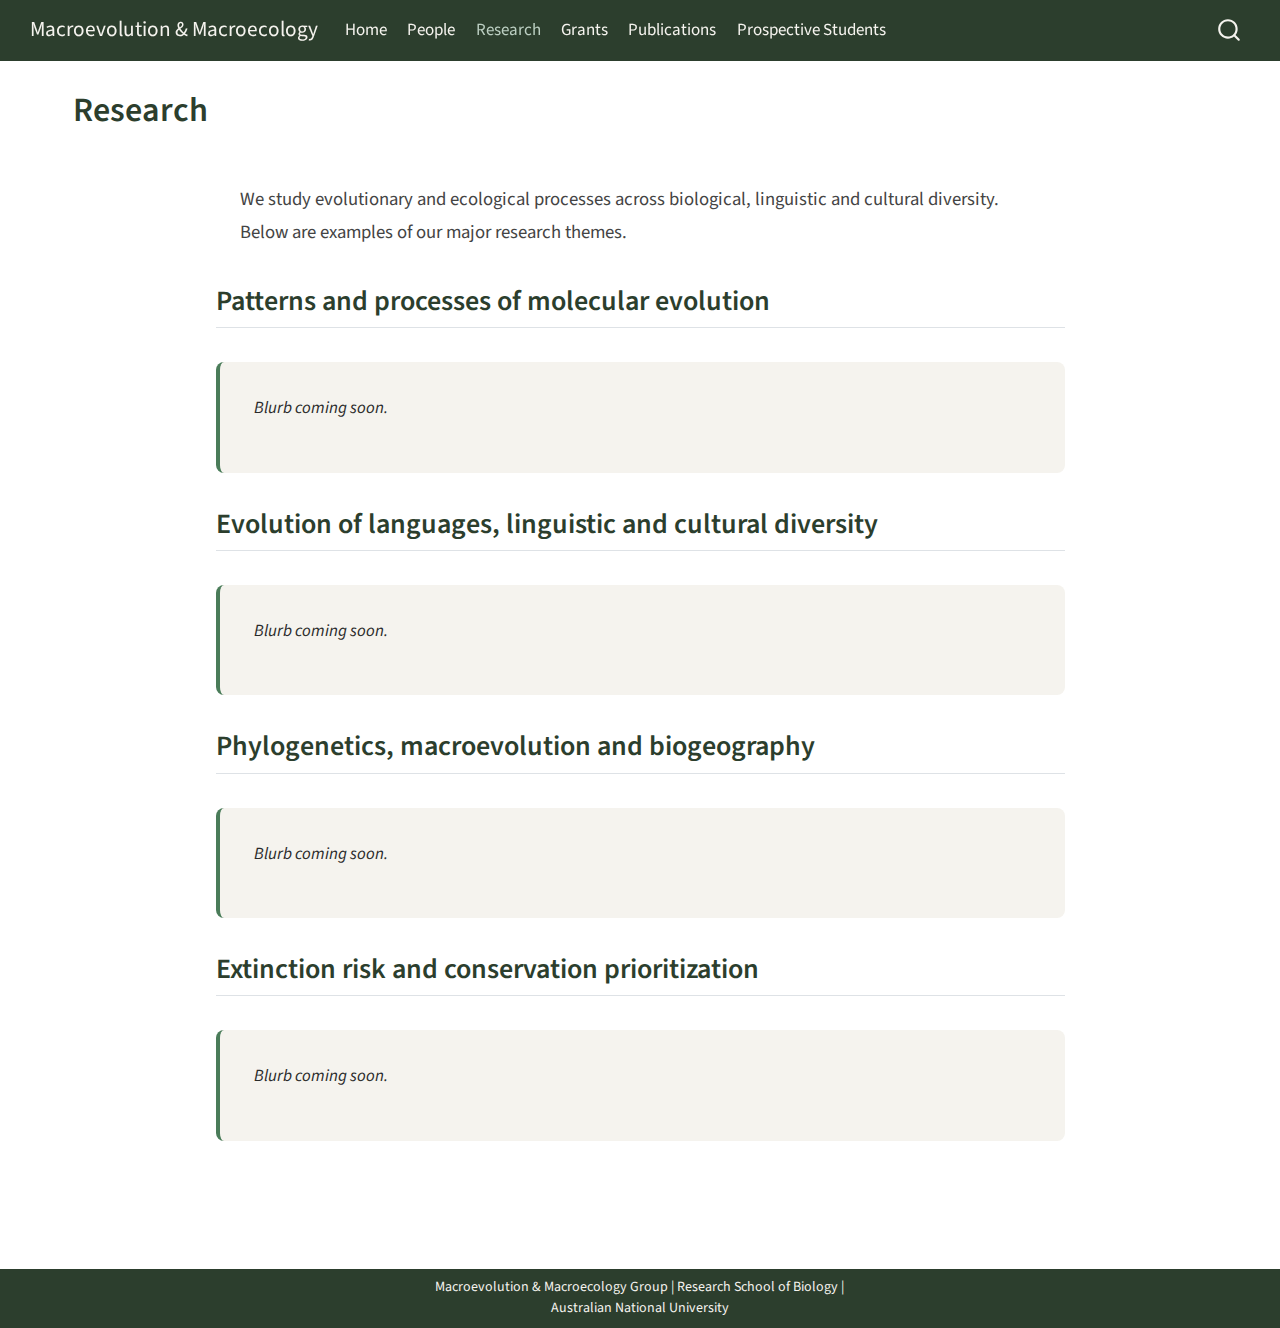
<file: docs/research.html>
<!DOCTYPE html>
<html xmlns="http://www.w3.org/1999/xhtml" lang="en" xml:lang="en"><head>

<meta charset="utf-8">
<meta name="generator" content="quarto-1.7.32">

<meta name="viewport" content="width=device-width, initial-scale=1.0, user-scalable=yes">


<title>Research – Macroevolution &amp; Macroecology</title>
<style>
code{white-space: pre-wrap;}
span.smallcaps{font-variant: small-caps;}
div.columns{display: flex; gap: min(4vw, 1.5em);}
div.column{flex: auto; overflow-x: auto;}
div.hanging-indent{margin-left: 1.5em; text-indent: -1.5em;}
ul.task-list{list-style: none;}
ul.task-list li input[type="checkbox"] {
  width: 0.8em;
  margin: 0 0.8em 0.2em -1em; /* quarto-specific, see https://github.com/quarto-dev/quarto-cli/issues/4556 */ 
  vertical-align: middle;
}
</style>


<script src="site_libs/quarto-nav/quarto-nav.js"></script>
<script src="site_libs/quarto-nav/headroom.min.js"></script>
<script src="site_libs/clipboard/clipboard.min.js"></script>
<script src="site_libs/quarto-search/autocomplete.umd.js"></script>
<script src="site_libs/quarto-search/fuse.min.js"></script>
<script src="site_libs/quarto-search/quarto-search.js"></script>
<meta name="quarto:offset" content="./">
<link href="./images/favicon.png" rel="icon" type="image/png">
<script src="site_libs/quarto-html/quarto.js" type="module"></script>
<script src="site_libs/quarto-html/tabsets/tabsets.js" type="module"></script>
<script src="site_libs/quarto-html/popper.min.js"></script>
<script src="site_libs/quarto-html/tippy.umd.min.js"></script>
<script src="site_libs/quarto-html/anchor.min.js"></script>
<link href="site_libs/quarto-html/tippy.css" rel="stylesheet">
<link href="site_libs/quarto-html/quarto-syntax-highlighting-37eea08aefeeee20ff55810ff984fec1.css" rel="stylesheet" id="quarto-text-highlighting-styles">
<script src="site_libs/bootstrap/bootstrap.min.js"></script>
<link href="site_libs/bootstrap/bootstrap-icons.css" rel="stylesheet">
<link href="site_libs/bootstrap/bootstrap-09ac9aad3fcbf427811feac33e16f18b.min.css" rel="stylesheet" append-hash="true" id="quarto-bootstrap" data-mode="light">
<script id="quarto-search-options" type="application/json">{
  "location": "navbar",
  "copy-button": false,
  "collapse-after": 3,
  "panel-placement": "end",
  "type": "overlay",
  "limit": 50,
  "keyboard-shortcut": [
    "f",
    "/",
    "s"
  ],
  "show-item-context": false,
  "language": {
    "search-no-results-text": "No results",
    "search-matching-documents-text": "matching documents",
    "search-copy-link-title": "Copy link to search",
    "search-hide-matches-text": "Hide additional matches",
    "search-more-match-text": "more match in this document",
    "search-more-matches-text": "more matches in this document",
    "search-clear-button-title": "Clear",
    "search-text-placeholder": "",
    "search-detached-cancel-button-title": "Cancel",
    "search-submit-button-title": "Submit",
    "search-label": "Search"
  }
}</script>


<link rel="stylesheet" href="styles.css">
</head>

<body class="nav-fixed quarto-light">

<div id="quarto-search-results"></div>
  <header id="quarto-header" class="headroom fixed-top">
    <nav class="navbar navbar-expand-lg " data-bs-theme="dark">
      <div class="navbar-container container-fluid">
      <div class="navbar-brand-container mx-auto">
    <a class="navbar-brand" href="./index.html">
    <span class="navbar-title">Macroevolution &amp; Macroecology</span>
    </a>
  </div>
            <div id="quarto-search" class="" title="Search"></div>
          <button class="navbar-toggler" type="button" data-bs-toggle="collapse" data-bs-target="#navbarCollapse" aria-controls="navbarCollapse" role="menu" aria-expanded="false" aria-label="Toggle navigation" onclick="if (window.quartoToggleHeadroom) { window.quartoToggleHeadroom(); }">
  <span class="navbar-toggler-icon"></span>
</button>
          <div class="collapse navbar-collapse" id="navbarCollapse">
            <ul class="navbar-nav navbar-nav-scroll me-auto">
  <li class="nav-item">
    <a class="nav-link" href="./index.html"> 
<span class="menu-text">Home</span></a>
  </li>  
  <li class="nav-item">
    <a class="nav-link" href="./people.html"> 
<span class="menu-text">People</span></a>
  </li>  
  <li class="nav-item">
    <a class="nav-link active" href="./research.html" aria-current="page"> 
<span class="menu-text">Research</span></a>
  </li>  
  <li class="nav-item">
    <a class="nav-link" href="./projects.html"> 
<span class="menu-text">Grants</span></a>
  </li>  
  <li class="nav-item">
    <a class="nav-link" href="./publications.html"> 
<span class="menu-text">Publications</span></a>
  </li>  
  <li class="nav-item">
    <a class="nav-link" href="./students.html"> 
<span class="menu-text">Prospective Students</span></a>
  </li>  
</ul>
          </div> <!-- /navcollapse -->
            <div class="quarto-navbar-tools">
</div>
      </div> <!-- /container-fluid -->
    </nav>
</header>
<!-- content -->
<div id="quarto-content" class="quarto-container page-columns page-rows-contents page-layout-full page-navbar">
<!-- sidebar -->
<!-- margin-sidebar -->
    
<!-- main -->
<main class="content column-page" id="quarto-document-content">

<header id="title-block-header" class="quarto-title-block default">
<div class="quarto-title">
<h1 class="title">Research</h1>
</div>



<div class="quarto-title-meta column-page">

    
  
    
  </div>
  


</header>


<div class="section-block">
<div class="intro-text">
<p>We study evolutionary and ecological processes across biological, linguistic and cultural diversity. Below are examples of our major research themes.</p>
</div>
<section id="molecular-evolution" class="level2">
<h2 class="anchored" data-anchor-id="molecular-evolution">Patterns and processes of molecular evolution</h2>
<div class="project-card">
<p><em>Blurb coming soon.</em></p>
</div>
</section>
<section id="language-culture" class="level2">
<h2 class="anchored" data-anchor-id="language-culture">Evolution of languages, linguistic and cultural diversity</h2>
<div class="project-card">
<p><em>Blurb coming soon.</em></p>
</div>
</section>
<section id="macroevolution-biogeography" class="level2">
<h2 class="anchored" data-anchor-id="macroevolution-biogeography">Phylogenetics, macroevolution and biogeography</h2>
<div class="project-card">
<p><em>Blurb coming soon.</em></p>
</div>
</section>
<section id="extinction-conservation" class="level2">
<h2 class="anchored" data-anchor-id="extinction-conservation">Extinction risk and conservation prioritization</h2>
<div class="project-card">
<p><em>Blurb coming soon.</em></p>
</div>
</section>
</div>



</main> <!-- /main -->
<script id="quarto-html-after-body" type="application/javascript">
  window.document.addEventListener("DOMContentLoaded", function (event) {
    const icon = "";
    const anchorJS = new window.AnchorJS();
    anchorJS.options = {
      placement: 'right',
      icon: icon
    };
    anchorJS.add('.anchored');
    const isCodeAnnotation = (el) => {
      for (const clz of el.classList) {
        if (clz.startsWith('code-annotation-')) {                     
          return true;
        }
      }
      return false;
    }
    const onCopySuccess = function(e) {
      // button target
      const button = e.trigger;
      // don't keep focus
      button.blur();
      // flash "checked"
      button.classList.add('code-copy-button-checked');
      var currentTitle = button.getAttribute("title");
      button.setAttribute("title", "Copied!");
      let tooltip;
      if (window.bootstrap) {
        button.setAttribute("data-bs-toggle", "tooltip");
        button.setAttribute("data-bs-placement", "left");
        button.setAttribute("data-bs-title", "Copied!");
        tooltip = new bootstrap.Tooltip(button, 
          { trigger: "manual", 
            customClass: "code-copy-button-tooltip",
            offset: [0, -8]});
        tooltip.show();    
      }
      setTimeout(function() {
        if (tooltip) {
          tooltip.hide();
          button.removeAttribute("data-bs-title");
          button.removeAttribute("data-bs-toggle");
          button.removeAttribute("data-bs-placement");
        }
        button.setAttribute("title", currentTitle);
        button.classList.remove('code-copy-button-checked');
      }, 1000);
      // clear code selection
      e.clearSelection();
    }
    const getTextToCopy = function(trigger) {
        const codeEl = trigger.previousElementSibling.cloneNode(true);
        for (const childEl of codeEl.children) {
          if (isCodeAnnotation(childEl)) {
            childEl.remove();
          }
        }
        return codeEl.innerText;
    }
    const clipboard = new window.ClipboardJS('.code-copy-button:not([data-in-quarto-modal])', {
      text: getTextToCopy
    });
    clipboard.on('success', onCopySuccess);
    if (window.document.getElementById('quarto-embedded-source-code-modal')) {
      const clipboardModal = new window.ClipboardJS('.code-copy-button[data-in-quarto-modal]', {
        text: getTextToCopy,
        container: window.document.getElementById('quarto-embedded-source-code-modal')
      });
      clipboardModal.on('success', onCopySuccess);
    }
      var localhostRegex = new RegExp(/^(?:http|https):\/\/localhost\:?[0-9]*\//);
      var mailtoRegex = new RegExp(/^mailto:/);
        var filterRegex = new RegExp('/' + window.location.host + '/');
      var isInternal = (href) => {
          return filterRegex.test(href) || localhostRegex.test(href) || mailtoRegex.test(href);
      }
      // Inspect non-navigation links and adorn them if external
     var links = window.document.querySelectorAll('a[href]:not(.nav-link):not(.navbar-brand):not(.toc-action):not(.sidebar-link):not(.sidebar-item-toggle):not(.pagination-link):not(.no-external):not([aria-hidden]):not(.dropdown-item):not(.quarto-navigation-tool):not(.about-link)');
      for (var i=0; i<links.length; i++) {
        const link = links[i];
        if (!isInternal(link.href)) {
          // undo the damage that might have been done by quarto-nav.js in the case of
          // links that we want to consider external
          if (link.dataset.originalHref !== undefined) {
            link.href = link.dataset.originalHref;
          }
        }
      }
    function tippyHover(el, contentFn, onTriggerFn, onUntriggerFn) {
      const config = {
        allowHTML: true,
        maxWidth: 500,
        delay: 100,
        arrow: false,
        appendTo: function(el) {
            return el.parentElement;
        },
        interactive: true,
        interactiveBorder: 10,
        theme: 'quarto',
        placement: 'bottom-start',
      };
      if (contentFn) {
        config.content = contentFn;
      }
      if (onTriggerFn) {
        config.onTrigger = onTriggerFn;
      }
      if (onUntriggerFn) {
        config.onUntrigger = onUntriggerFn;
      }
      window.tippy(el, config); 
    }
    const noterefs = window.document.querySelectorAll('a[role="doc-noteref"]');
    for (var i=0; i<noterefs.length; i++) {
      const ref = noterefs[i];
      tippyHover(ref, function() {
        // use id or data attribute instead here
        let href = ref.getAttribute('data-footnote-href') || ref.getAttribute('href');
        try { href = new URL(href).hash; } catch {}
        const id = href.replace(/^#\/?/, "");
        const note = window.document.getElementById(id);
        if (note) {
          return note.innerHTML;
        } else {
          return "";
        }
      });
    }
    const xrefs = window.document.querySelectorAll('a.quarto-xref');
    const processXRef = (id, note) => {
      // Strip column container classes
      const stripColumnClz = (el) => {
        el.classList.remove("page-full", "page-columns");
        if (el.children) {
          for (const child of el.children) {
            stripColumnClz(child);
          }
        }
      }
      stripColumnClz(note)
      if (id === null || id.startsWith('sec-')) {
        // Special case sections, only their first couple elements
        const container = document.createElement("div");
        if (note.children && note.children.length > 2) {
          container.appendChild(note.children[0].cloneNode(true));
          for (let i = 1; i < note.children.length; i++) {
            const child = note.children[i];
            if (child.tagName === "P" && child.innerText === "") {
              continue;
            } else {
              container.appendChild(child.cloneNode(true));
              break;
            }
          }
          if (window.Quarto?.typesetMath) {
            window.Quarto.typesetMath(container);
          }
          return container.innerHTML
        } else {
          if (window.Quarto?.typesetMath) {
            window.Quarto.typesetMath(note);
          }
          return note.innerHTML;
        }
      } else {
        // Remove any anchor links if they are present
        const anchorLink = note.querySelector('a.anchorjs-link');
        if (anchorLink) {
          anchorLink.remove();
        }
        if (window.Quarto?.typesetMath) {
          window.Quarto.typesetMath(note);
        }
        if (note.classList.contains("callout")) {
          return note.outerHTML;
        } else {
          return note.innerHTML;
        }
      }
    }
    for (var i=0; i<xrefs.length; i++) {
      const xref = xrefs[i];
      tippyHover(xref, undefined, function(instance) {
        instance.disable();
        let url = xref.getAttribute('href');
        let hash = undefined; 
        if (url.startsWith('#')) {
          hash = url;
        } else {
          try { hash = new URL(url).hash; } catch {}
        }
        if (hash) {
          const id = hash.replace(/^#\/?/, "");
          const note = window.document.getElementById(id);
          if (note !== null) {
            try {
              const html = processXRef(id, note.cloneNode(true));
              instance.setContent(html);
            } finally {
              instance.enable();
              instance.show();
            }
          } else {
            // See if we can fetch this
            fetch(url.split('#')[0])
            .then(res => res.text())
            .then(html => {
              const parser = new DOMParser();
              const htmlDoc = parser.parseFromString(html, "text/html");
              const note = htmlDoc.getElementById(id);
              if (note !== null) {
                const html = processXRef(id, note);
                instance.setContent(html);
              } 
            }).finally(() => {
              instance.enable();
              instance.show();
            });
          }
        } else {
          // See if we can fetch a full url (with no hash to target)
          // This is a special case and we should probably do some content thinning / targeting
          fetch(url)
          .then(res => res.text())
          .then(html => {
            const parser = new DOMParser();
            const htmlDoc = parser.parseFromString(html, "text/html");
            const note = htmlDoc.querySelector('main.content');
            if (note !== null) {
              // This should only happen for chapter cross references
              // (since there is no id in the URL)
              // remove the first header
              if (note.children.length > 0 && note.children[0].tagName === "HEADER") {
                note.children[0].remove();
              }
              const html = processXRef(null, note);
              instance.setContent(html);
            } 
          }).finally(() => {
            instance.enable();
            instance.show();
          });
        }
      }, function(instance) {
      });
    }
        let selectedAnnoteEl;
        const selectorForAnnotation = ( cell, annotation) => {
          let cellAttr = 'data-code-cell="' + cell + '"';
          let lineAttr = 'data-code-annotation="' +  annotation + '"';
          const selector = 'span[' + cellAttr + '][' + lineAttr + ']';
          return selector;
        }
        const selectCodeLines = (annoteEl) => {
          const doc = window.document;
          const targetCell = annoteEl.getAttribute("data-target-cell");
          const targetAnnotation = annoteEl.getAttribute("data-target-annotation");
          const annoteSpan = window.document.querySelector(selectorForAnnotation(targetCell, targetAnnotation));
          const lines = annoteSpan.getAttribute("data-code-lines").split(",");
          const lineIds = lines.map((line) => {
            return targetCell + "-" + line;
          })
          let top = null;
          let height = null;
          let parent = null;
          if (lineIds.length > 0) {
              //compute the position of the single el (top and bottom and make a div)
              const el = window.document.getElementById(lineIds[0]);
              top = el.offsetTop;
              height = el.offsetHeight;
              parent = el.parentElement.parentElement;
            if (lineIds.length > 1) {
              const lastEl = window.document.getElementById(lineIds[lineIds.length - 1]);
              const bottom = lastEl.offsetTop + lastEl.offsetHeight;
              height = bottom - top;
            }
            if (top !== null && height !== null && parent !== null) {
              // cook up a div (if necessary) and position it 
              let div = window.document.getElementById("code-annotation-line-highlight");
              if (div === null) {
                div = window.document.createElement("div");
                div.setAttribute("id", "code-annotation-line-highlight");
                div.style.position = 'absolute';
                parent.appendChild(div);
              }
              div.style.top = top - 2 + "px";
              div.style.height = height + 4 + "px";
              div.style.left = 0;
              let gutterDiv = window.document.getElementById("code-annotation-line-highlight-gutter");
              if (gutterDiv === null) {
                gutterDiv = window.document.createElement("div");
                gutterDiv.setAttribute("id", "code-annotation-line-highlight-gutter");
                gutterDiv.style.position = 'absolute';
                const codeCell = window.document.getElementById(targetCell);
                const gutter = codeCell.querySelector('.code-annotation-gutter');
                gutter.appendChild(gutterDiv);
              }
              gutterDiv.style.top = top - 2 + "px";
              gutterDiv.style.height = height + 4 + "px";
            }
            selectedAnnoteEl = annoteEl;
          }
        };
        const unselectCodeLines = () => {
          const elementsIds = ["code-annotation-line-highlight", "code-annotation-line-highlight-gutter"];
          elementsIds.forEach((elId) => {
            const div = window.document.getElementById(elId);
            if (div) {
              div.remove();
            }
          });
          selectedAnnoteEl = undefined;
        };
          // Handle positioning of the toggle
      window.addEventListener(
        "resize",
        throttle(() => {
          elRect = undefined;
          if (selectedAnnoteEl) {
            selectCodeLines(selectedAnnoteEl);
          }
        }, 10)
      );
      function throttle(fn, ms) {
      let throttle = false;
      let timer;
        return (...args) => {
          if(!throttle) { // first call gets through
              fn.apply(this, args);
              throttle = true;
          } else { // all the others get throttled
              if(timer) clearTimeout(timer); // cancel #2
              timer = setTimeout(() => {
                fn.apply(this, args);
                timer = throttle = false;
              }, ms);
          }
        };
      }
        // Attach click handler to the DT
        const annoteDls = window.document.querySelectorAll('dt[data-target-cell]');
        for (const annoteDlNode of annoteDls) {
          annoteDlNode.addEventListener('click', (event) => {
            const clickedEl = event.target;
            if (clickedEl !== selectedAnnoteEl) {
              unselectCodeLines();
              const activeEl = window.document.querySelector('dt[data-target-cell].code-annotation-active');
              if (activeEl) {
                activeEl.classList.remove('code-annotation-active');
              }
              selectCodeLines(clickedEl);
              clickedEl.classList.add('code-annotation-active');
            } else {
              // Unselect the line
              unselectCodeLines();
              clickedEl.classList.remove('code-annotation-active');
            }
          });
        }
    const findCites = (el) => {
      const parentEl = el.parentElement;
      if (parentEl) {
        const cites = parentEl.dataset.cites;
        if (cites) {
          return {
            el,
            cites: cites.split(' ')
          };
        } else {
          return findCites(el.parentElement)
        }
      } else {
        return undefined;
      }
    };
    var bibliorefs = window.document.querySelectorAll('a[role="doc-biblioref"]');
    for (var i=0; i<bibliorefs.length; i++) {
      const ref = bibliorefs[i];
      const citeInfo = findCites(ref);
      if (citeInfo) {
        tippyHover(citeInfo.el, function() {
          var popup = window.document.createElement('div');
          citeInfo.cites.forEach(function(cite) {
            var citeDiv = window.document.createElement('div');
            citeDiv.classList.add('hanging-indent');
            citeDiv.classList.add('csl-entry');
            var biblioDiv = window.document.getElementById('ref-' + cite);
            if (biblioDiv) {
              citeDiv.innerHTML = biblioDiv.innerHTML;
            }
            popup.appendChild(citeDiv);
          });
          return popup.innerHTML;
        });
      }
    }
  });
  </script>
</div> <!-- /content -->
<footer class="footer">
  <div class="nav-footer">
    <div class="nav-footer-left">
      &nbsp;
    </div>   
    <div class="nav-footer-center">
<p>Macroevolution &amp; Macroecology Group | Research School of Biology | Australian National University</p>
</div>
    <div class="nav-footer-right">
      &nbsp;
    </div>
  </div>
</footer>




</body></html>
</file>
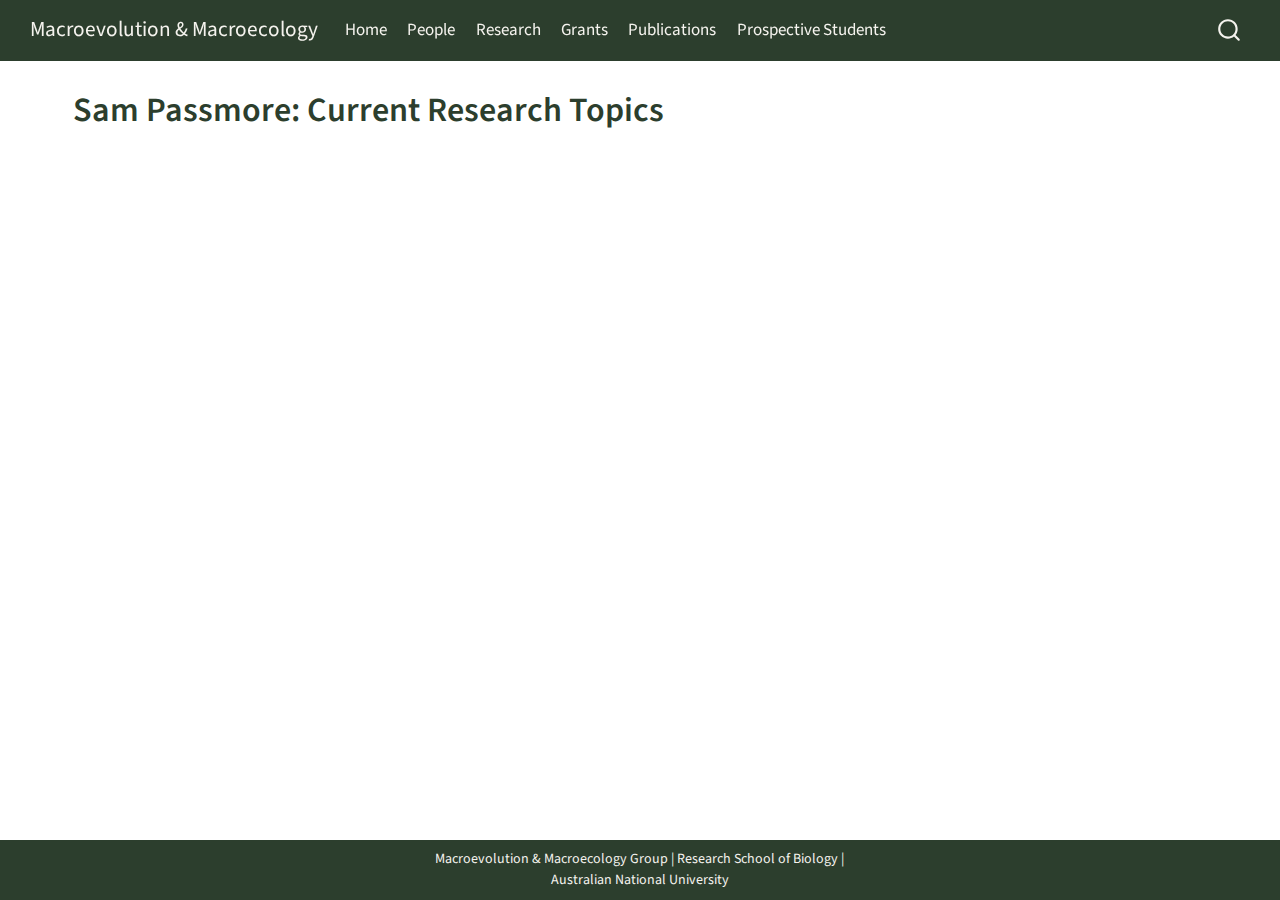
<file: docs/sam-projects.html>
<!DOCTYPE html>
<html xmlns="http://www.w3.org/1999/xhtml" lang="en" xml:lang="en"><head>

<meta charset="utf-8">
<meta name="generator" content="quarto-1.7.32">

<meta name="viewport" content="width=device-width, initial-scale=1.0, user-scalable=yes">


<title>Sam Passmore: Current Research Topics – Macroevolution &amp; Macroecology</title>
<style>
code{white-space: pre-wrap;}
span.smallcaps{font-variant: small-caps;}
div.columns{display: flex; gap: min(4vw, 1.5em);}
div.column{flex: auto; overflow-x: auto;}
div.hanging-indent{margin-left: 1.5em; text-indent: -1.5em;}
ul.task-list{list-style: none;}
ul.task-list li input[type="checkbox"] {
  width: 0.8em;
  margin: 0 0.8em 0.2em -1em; /* quarto-specific, see https://github.com/quarto-dev/quarto-cli/issues/4556 */ 
  vertical-align: middle;
}
</style>


<script src="site_libs/quarto-nav/quarto-nav.js"></script>
<script src="site_libs/quarto-nav/headroom.min.js"></script>
<script src="site_libs/clipboard/clipboard.min.js"></script>
<script src="site_libs/quarto-search/autocomplete.umd.js"></script>
<script src="site_libs/quarto-search/fuse.min.js"></script>
<script src="site_libs/quarto-search/quarto-search.js"></script>
<meta name="quarto:offset" content="./">
<link href="./images/favicon.png" rel="icon" type="image/png">
<script src="site_libs/quarto-html/quarto.js" type="module"></script>
<script src="site_libs/quarto-html/tabsets/tabsets.js" type="module"></script>
<script src="site_libs/quarto-html/popper.min.js"></script>
<script src="site_libs/quarto-html/tippy.umd.min.js"></script>
<script src="site_libs/quarto-html/anchor.min.js"></script>
<link href="site_libs/quarto-html/tippy.css" rel="stylesheet">
<link href="site_libs/quarto-html/quarto-syntax-highlighting-37eea08aefeeee20ff55810ff984fec1.css" rel="stylesheet" id="quarto-text-highlighting-styles">
<script src="site_libs/bootstrap/bootstrap.min.js"></script>
<link href="site_libs/bootstrap/bootstrap-icons.css" rel="stylesheet">
<link href="site_libs/bootstrap/bootstrap-09ac9aad3fcbf427811feac33e16f18b.min.css" rel="stylesheet" append-hash="true" id="quarto-bootstrap" data-mode="light">
<script id="quarto-search-options" type="application/json">{
  "location": "navbar",
  "copy-button": false,
  "collapse-after": 3,
  "panel-placement": "end",
  "type": "overlay",
  "limit": 50,
  "keyboard-shortcut": [
    "f",
    "/",
    "s"
  ],
  "show-item-context": false,
  "language": {
    "search-no-results-text": "No results",
    "search-matching-documents-text": "matching documents",
    "search-copy-link-title": "Copy link to search",
    "search-hide-matches-text": "Hide additional matches",
    "search-more-match-text": "more match in this document",
    "search-more-matches-text": "more matches in this document",
    "search-clear-button-title": "Clear",
    "search-text-placeholder": "",
    "search-detached-cancel-button-title": "Cancel",
    "search-submit-button-title": "Submit",
    "search-label": "Search"
  }
}</script>


<link rel="stylesheet" href="styles.css">
</head>

<body class="nav-fixed quarto-light">

<div id="quarto-search-results"></div>
  <header id="quarto-header" class="headroom fixed-top">
    <nav class="navbar navbar-expand-lg " data-bs-theme="dark">
      <div class="navbar-container container-fluid">
      <div class="navbar-brand-container mx-auto">
    <a class="navbar-brand" href="./index.html">
    <span class="navbar-title">Macroevolution &amp; Macroecology</span>
    </a>
  </div>
            <div id="quarto-search" class="" title="Search"></div>
          <button class="navbar-toggler" type="button" data-bs-toggle="collapse" data-bs-target="#navbarCollapse" aria-controls="navbarCollapse" role="menu" aria-expanded="false" aria-label="Toggle navigation" onclick="if (window.quartoToggleHeadroom) { window.quartoToggleHeadroom(); }">
  <span class="navbar-toggler-icon"></span>
</button>
          <div class="collapse navbar-collapse" id="navbarCollapse">
            <ul class="navbar-nav navbar-nav-scroll me-auto">
  <li class="nav-item">
    <a class="nav-link" href="./index.html"> 
<span class="menu-text">Home</span></a>
  </li>  
  <li class="nav-item">
    <a class="nav-link" href="./people.html"> 
<span class="menu-text">People</span></a>
  </li>  
  <li class="nav-item">
    <a class="nav-link" href="./research.html"> 
<span class="menu-text">Research</span></a>
  </li>  
  <li class="nav-item">
    <a class="nav-link" href="./projects.html"> 
<span class="menu-text">Grants</span></a>
  </li>  
  <li class="nav-item">
    <a class="nav-link" href="./publications.html"> 
<span class="menu-text">Publications</span></a>
  </li>  
  <li class="nav-item">
    <a class="nav-link" href="./students.html"> 
<span class="menu-text">Prospective Students</span></a>
  </li>  
</ul>
          </div> <!-- /navcollapse -->
            <div class="quarto-navbar-tools">
</div>
      </div> <!-- /container-fluid -->
    </nav>
</header>
<!-- content -->
<div id="quarto-content" class="quarto-container page-columns page-rows-contents page-layout-full page-navbar">
<!-- sidebar -->
<!-- margin-sidebar -->
    
<!-- main -->
<main class="content column-page" id="quarto-document-content">

<header id="title-block-header" class="quarto-title-block default">
<div class="quarto-title">
<h1 class="title">Sam Passmore: Current Research Topics</h1>
</div>



<div class="quarto-title-meta column-page">

    
  
    
  </div>
  


</header>


<div class="section-block">

</div>



</main> <!-- /main -->
<script id="quarto-html-after-body" type="application/javascript">
  window.document.addEventListener("DOMContentLoaded", function (event) {
    const icon = "";
    const anchorJS = new window.AnchorJS();
    anchorJS.options = {
      placement: 'right',
      icon: icon
    };
    anchorJS.add('.anchored');
    const isCodeAnnotation = (el) => {
      for (const clz of el.classList) {
        if (clz.startsWith('code-annotation-')) {                     
          return true;
        }
      }
      return false;
    }
    const onCopySuccess = function(e) {
      // button target
      const button = e.trigger;
      // don't keep focus
      button.blur();
      // flash "checked"
      button.classList.add('code-copy-button-checked');
      var currentTitle = button.getAttribute("title");
      button.setAttribute("title", "Copied!");
      let tooltip;
      if (window.bootstrap) {
        button.setAttribute("data-bs-toggle", "tooltip");
        button.setAttribute("data-bs-placement", "left");
        button.setAttribute("data-bs-title", "Copied!");
        tooltip = new bootstrap.Tooltip(button, 
          { trigger: "manual", 
            customClass: "code-copy-button-tooltip",
            offset: [0, -8]});
        tooltip.show();    
      }
      setTimeout(function() {
        if (tooltip) {
          tooltip.hide();
          button.removeAttribute("data-bs-title");
          button.removeAttribute("data-bs-toggle");
          button.removeAttribute("data-bs-placement");
        }
        button.setAttribute("title", currentTitle);
        button.classList.remove('code-copy-button-checked');
      }, 1000);
      // clear code selection
      e.clearSelection();
    }
    const getTextToCopy = function(trigger) {
        const codeEl = trigger.previousElementSibling.cloneNode(true);
        for (const childEl of codeEl.children) {
          if (isCodeAnnotation(childEl)) {
            childEl.remove();
          }
        }
        return codeEl.innerText;
    }
    const clipboard = new window.ClipboardJS('.code-copy-button:not([data-in-quarto-modal])', {
      text: getTextToCopy
    });
    clipboard.on('success', onCopySuccess);
    if (window.document.getElementById('quarto-embedded-source-code-modal')) {
      const clipboardModal = new window.ClipboardJS('.code-copy-button[data-in-quarto-modal]', {
        text: getTextToCopy,
        container: window.document.getElementById('quarto-embedded-source-code-modal')
      });
      clipboardModal.on('success', onCopySuccess);
    }
      var localhostRegex = new RegExp(/^(?:http|https):\/\/localhost\:?[0-9]*\//);
      var mailtoRegex = new RegExp(/^mailto:/);
        var filterRegex = new RegExp('/' + window.location.host + '/');
      var isInternal = (href) => {
          return filterRegex.test(href) || localhostRegex.test(href) || mailtoRegex.test(href);
      }
      // Inspect non-navigation links and adorn them if external
     var links = window.document.querySelectorAll('a[href]:not(.nav-link):not(.navbar-brand):not(.toc-action):not(.sidebar-link):not(.sidebar-item-toggle):not(.pagination-link):not(.no-external):not([aria-hidden]):not(.dropdown-item):not(.quarto-navigation-tool):not(.about-link)');
      for (var i=0; i<links.length; i++) {
        const link = links[i];
        if (!isInternal(link.href)) {
          // undo the damage that might have been done by quarto-nav.js in the case of
          // links that we want to consider external
          if (link.dataset.originalHref !== undefined) {
            link.href = link.dataset.originalHref;
          }
        }
      }
    function tippyHover(el, contentFn, onTriggerFn, onUntriggerFn) {
      const config = {
        allowHTML: true,
        maxWidth: 500,
        delay: 100,
        arrow: false,
        appendTo: function(el) {
            return el.parentElement;
        },
        interactive: true,
        interactiveBorder: 10,
        theme: 'quarto',
        placement: 'bottom-start',
      };
      if (contentFn) {
        config.content = contentFn;
      }
      if (onTriggerFn) {
        config.onTrigger = onTriggerFn;
      }
      if (onUntriggerFn) {
        config.onUntrigger = onUntriggerFn;
      }
      window.tippy(el, config); 
    }
    const noterefs = window.document.querySelectorAll('a[role="doc-noteref"]');
    for (var i=0; i<noterefs.length; i++) {
      const ref = noterefs[i];
      tippyHover(ref, function() {
        // use id or data attribute instead here
        let href = ref.getAttribute('data-footnote-href') || ref.getAttribute('href');
        try { href = new URL(href).hash; } catch {}
        const id = href.replace(/^#\/?/, "");
        const note = window.document.getElementById(id);
        if (note) {
          return note.innerHTML;
        } else {
          return "";
        }
      });
    }
    const xrefs = window.document.querySelectorAll('a.quarto-xref');
    const processXRef = (id, note) => {
      // Strip column container classes
      const stripColumnClz = (el) => {
        el.classList.remove("page-full", "page-columns");
        if (el.children) {
          for (const child of el.children) {
            stripColumnClz(child);
          }
        }
      }
      stripColumnClz(note)
      if (id === null || id.startsWith('sec-')) {
        // Special case sections, only their first couple elements
        const container = document.createElement("div");
        if (note.children && note.children.length > 2) {
          container.appendChild(note.children[0].cloneNode(true));
          for (let i = 1; i < note.children.length; i++) {
            const child = note.children[i];
            if (child.tagName === "P" && child.innerText === "") {
              continue;
            } else {
              container.appendChild(child.cloneNode(true));
              break;
            }
          }
          if (window.Quarto?.typesetMath) {
            window.Quarto.typesetMath(container);
          }
          return container.innerHTML
        } else {
          if (window.Quarto?.typesetMath) {
            window.Quarto.typesetMath(note);
          }
          return note.innerHTML;
        }
      } else {
        // Remove any anchor links if they are present
        const anchorLink = note.querySelector('a.anchorjs-link');
        if (anchorLink) {
          anchorLink.remove();
        }
        if (window.Quarto?.typesetMath) {
          window.Quarto.typesetMath(note);
        }
        if (note.classList.contains("callout")) {
          return note.outerHTML;
        } else {
          return note.innerHTML;
        }
      }
    }
    for (var i=0; i<xrefs.length; i++) {
      const xref = xrefs[i];
      tippyHover(xref, undefined, function(instance) {
        instance.disable();
        let url = xref.getAttribute('href');
        let hash = undefined; 
        if (url.startsWith('#')) {
          hash = url;
        } else {
          try { hash = new URL(url).hash; } catch {}
        }
        if (hash) {
          const id = hash.replace(/^#\/?/, "");
          const note = window.document.getElementById(id);
          if (note !== null) {
            try {
              const html = processXRef(id, note.cloneNode(true));
              instance.setContent(html);
            } finally {
              instance.enable();
              instance.show();
            }
          } else {
            // See if we can fetch this
            fetch(url.split('#')[0])
            .then(res => res.text())
            .then(html => {
              const parser = new DOMParser();
              const htmlDoc = parser.parseFromString(html, "text/html");
              const note = htmlDoc.getElementById(id);
              if (note !== null) {
                const html = processXRef(id, note);
                instance.setContent(html);
              } 
            }).finally(() => {
              instance.enable();
              instance.show();
            });
          }
        } else {
          // See if we can fetch a full url (with no hash to target)
          // This is a special case and we should probably do some content thinning / targeting
          fetch(url)
          .then(res => res.text())
          .then(html => {
            const parser = new DOMParser();
            const htmlDoc = parser.parseFromString(html, "text/html");
            const note = htmlDoc.querySelector('main.content');
            if (note !== null) {
              // This should only happen for chapter cross references
              // (since there is no id in the URL)
              // remove the first header
              if (note.children.length > 0 && note.children[0].tagName === "HEADER") {
                note.children[0].remove();
              }
              const html = processXRef(null, note);
              instance.setContent(html);
            } 
          }).finally(() => {
            instance.enable();
            instance.show();
          });
        }
      }, function(instance) {
      });
    }
        let selectedAnnoteEl;
        const selectorForAnnotation = ( cell, annotation) => {
          let cellAttr = 'data-code-cell="' + cell + '"';
          let lineAttr = 'data-code-annotation="' +  annotation + '"';
          const selector = 'span[' + cellAttr + '][' + lineAttr + ']';
          return selector;
        }
        const selectCodeLines = (annoteEl) => {
          const doc = window.document;
          const targetCell = annoteEl.getAttribute("data-target-cell");
          const targetAnnotation = annoteEl.getAttribute("data-target-annotation");
          const annoteSpan = window.document.querySelector(selectorForAnnotation(targetCell, targetAnnotation));
          const lines = annoteSpan.getAttribute("data-code-lines").split(",");
          const lineIds = lines.map((line) => {
            return targetCell + "-" + line;
          })
          let top = null;
          let height = null;
          let parent = null;
          if (lineIds.length > 0) {
              //compute the position of the single el (top and bottom and make a div)
              const el = window.document.getElementById(lineIds[0]);
              top = el.offsetTop;
              height = el.offsetHeight;
              parent = el.parentElement.parentElement;
            if (lineIds.length > 1) {
              const lastEl = window.document.getElementById(lineIds[lineIds.length - 1]);
              const bottom = lastEl.offsetTop + lastEl.offsetHeight;
              height = bottom - top;
            }
            if (top !== null && height !== null && parent !== null) {
              // cook up a div (if necessary) and position it 
              let div = window.document.getElementById("code-annotation-line-highlight");
              if (div === null) {
                div = window.document.createElement("div");
                div.setAttribute("id", "code-annotation-line-highlight");
                div.style.position = 'absolute';
                parent.appendChild(div);
              }
              div.style.top = top - 2 + "px";
              div.style.height = height + 4 + "px";
              div.style.left = 0;
              let gutterDiv = window.document.getElementById("code-annotation-line-highlight-gutter");
              if (gutterDiv === null) {
                gutterDiv = window.document.createElement("div");
                gutterDiv.setAttribute("id", "code-annotation-line-highlight-gutter");
                gutterDiv.style.position = 'absolute';
                const codeCell = window.document.getElementById(targetCell);
                const gutter = codeCell.querySelector('.code-annotation-gutter');
                gutter.appendChild(gutterDiv);
              }
              gutterDiv.style.top = top - 2 + "px";
              gutterDiv.style.height = height + 4 + "px";
            }
            selectedAnnoteEl = annoteEl;
          }
        };
        const unselectCodeLines = () => {
          const elementsIds = ["code-annotation-line-highlight", "code-annotation-line-highlight-gutter"];
          elementsIds.forEach((elId) => {
            const div = window.document.getElementById(elId);
            if (div) {
              div.remove();
            }
          });
          selectedAnnoteEl = undefined;
        };
          // Handle positioning of the toggle
      window.addEventListener(
        "resize",
        throttle(() => {
          elRect = undefined;
          if (selectedAnnoteEl) {
            selectCodeLines(selectedAnnoteEl);
          }
        }, 10)
      );
      function throttle(fn, ms) {
      let throttle = false;
      let timer;
        return (...args) => {
          if(!throttle) { // first call gets through
              fn.apply(this, args);
              throttle = true;
          } else { // all the others get throttled
              if(timer) clearTimeout(timer); // cancel #2
              timer = setTimeout(() => {
                fn.apply(this, args);
                timer = throttle = false;
              }, ms);
          }
        };
      }
        // Attach click handler to the DT
        const annoteDls = window.document.querySelectorAll('dt[data-target-cell]');
        for (const annoteDlNode of annoteDls) {
          annoteDlNode.addEventListener('click', (event) => {
            const clickedEl = event.target;
            if (clickedEl !== selectedAnnoteEl) {
              unselectCodeLines();
              const activeEl = window.document.querySelector('dt[data-target-cell].code-annotation-active');
              if (activeEl) {
                activeEl.classList.remove('code-annotation-active');
              }
              selectCodeLines(clickedEl);
              clickedEl.classList.add('code-annotation-active');
            } else {
              // Unselect the line
              unselectCodeLines();
              clickedEl.classList.remove('code-annotation-active');
            }
          });
        }
    const findCites = (el) => {
      const parentEl = el.parentElement;
      if (parentEl) {
        const cites = parentEl.dataset.cites;
        if (cites) {
          return {
            el,
            cites: cites.split(' ')
          };
        } else {
          return findCites(el.parentElement)
        }
      } else {
        return undefined;
      }
    };
    var bibliorefs = window.document.querySelectorAll('a[role="doc-biblioref"]');
    for (var i=0; i<bibliorefs.length; i++) {
      const ref = bibliorefs[i];
      const citeInfo = findCites(ref);
      if (citeInfo) {
        tippyHover(citeInfo.el, function() {
          var popup = window.document.createElement('div');
          citeInfo.cites.forEach(function(cite) {
            var citeDiv = window.document.createElement('div');
            citeDiv.classList.add('hanging-indent');
            citeDiv.classList.add('csl-entry');
            var biblioDiv = window.document.getElementById('ref-' + cite);
            if (biblioDiv) {
              citeDiv.innerHTML = biblioDiv.innerHTML;
            }
            popup.appendChild(citeDiv);
          });
          return popup.innerHTML;
        });
      }
    }
  });
  </script>
</div> <!-- /content -->
<footer class="footer">
  <div class="nav-footer">
    <div class="nav-footer-left">
      &nbsp;
    </div>   
    <div class="nav-footer-center">
<p>Macroevolution &amp; Macroecology Group | Research School of Biology | Australian National University</p>
</div>
    <div class="nav-footer-right">
      &nbsp;
    </div>
  </div>
</footer>




</body></html>
</file>
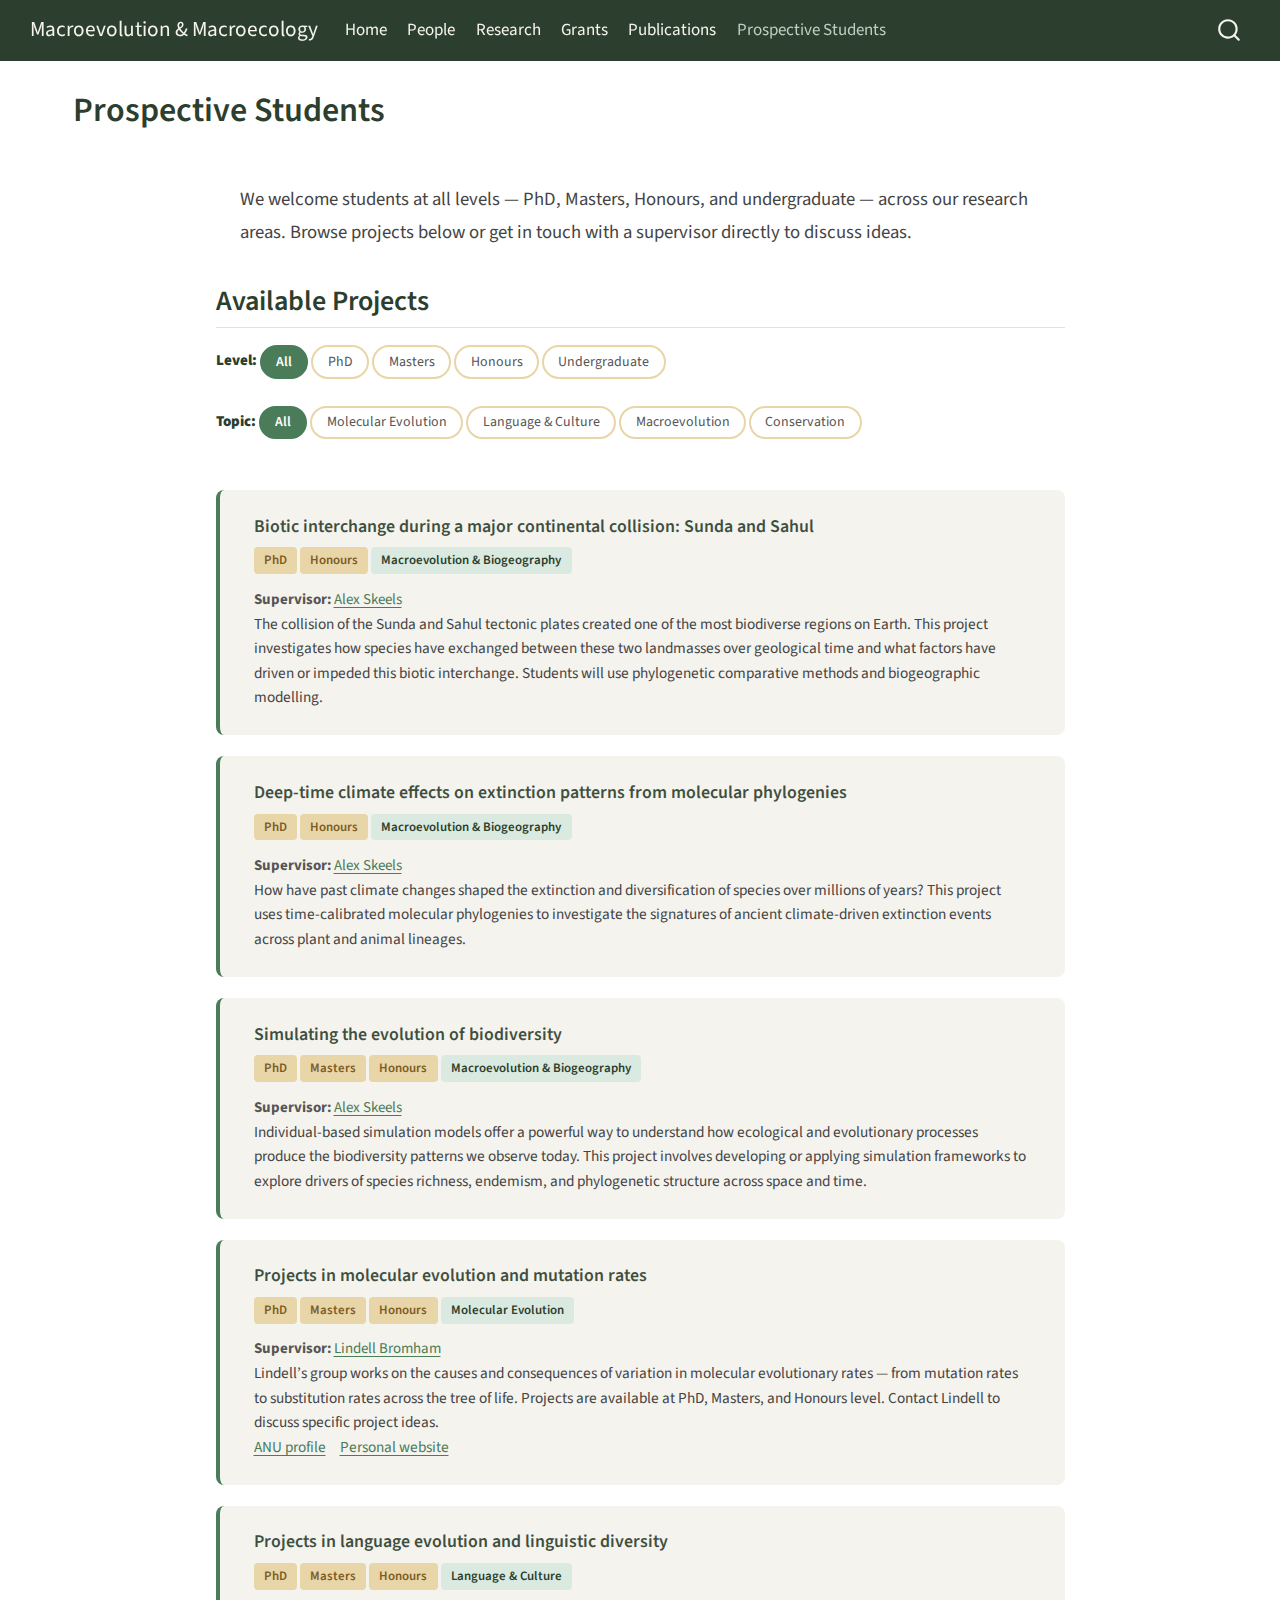
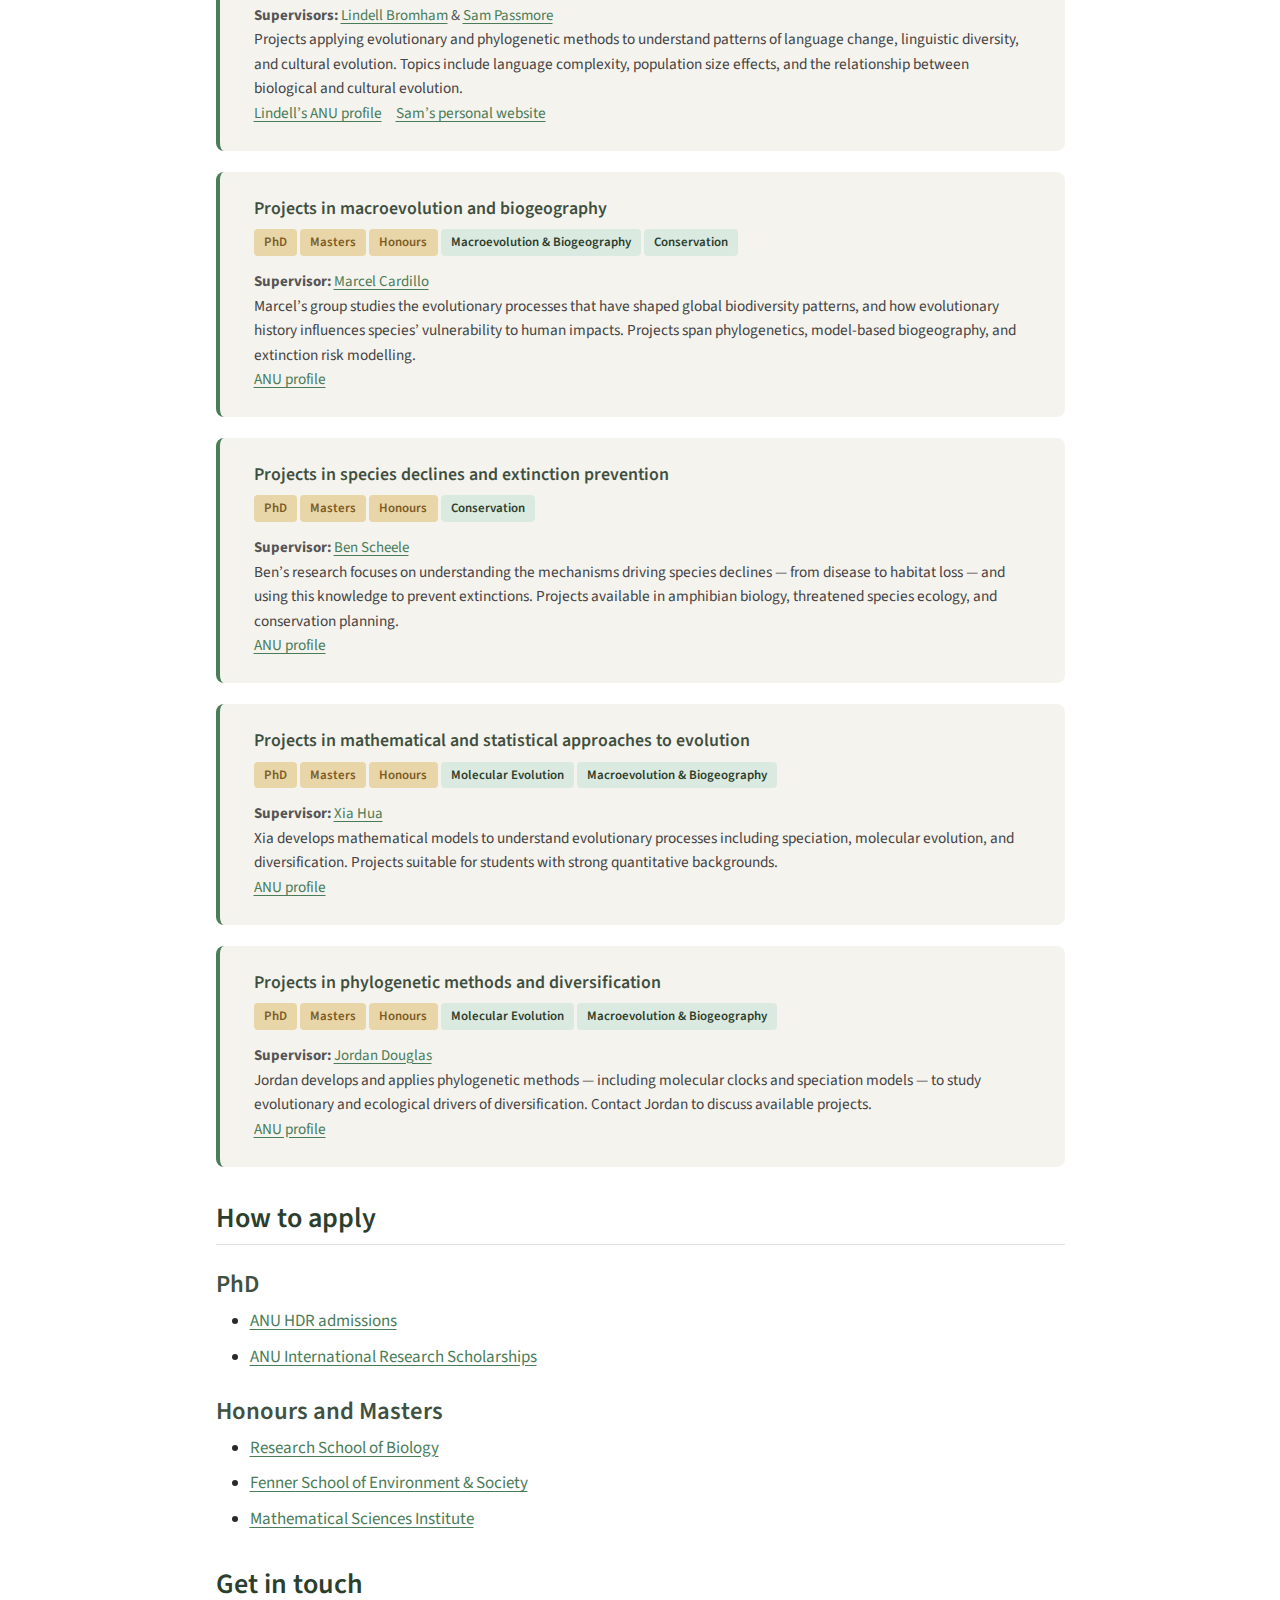
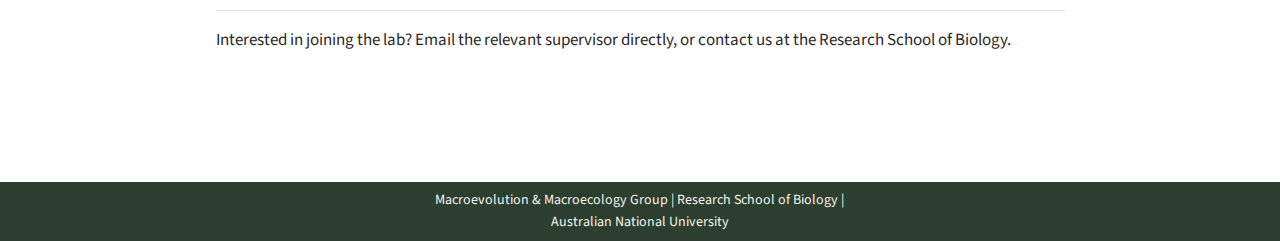
<file: docs/students.html>
<!DOCTYPE html>
<html xmlns="http://www.w3.org/1999/xhtml" lang="en" xml:lang="en"><head>

<meta charset="utf-8">
<meta name="generator" content="quarto-1.7.32">

<meta name="viewport" content="width=device-width, initial-scale=1.0, user-scalable=yes">


<title>Prospective Students – Macroevolution &amp; Macroecology</title>
<style>
code{white-space: pre-wrap;}
span.smallcaps{font-variant: small-caps;}
div.columns{display: flex; gap: min(4vw, 1.5em);}
div.column{flex: auto; overflow-x: auto;}
div.hanging-indent{margin-left: 1.5em; text-indent: -1.5em;}
ul.task-list{list-style: none;}
ul.task-list li input[type="checkbox"] {
  width: 0.8em;
  margin: 0 0.8em 0.2em -1em; /* quarto-specific, see https://github.com/quarto-dev/quarto-cli/issues/4556 */ 
  vertical-align: middle;
}
</style>


<script src="site_libs/quarto-nav/quarto-nav.js"></script>
<script src="site_libs/quarto-nav/headroom.min.js"></script>
<script src="site_libs/clipboard/clipboard.min.js"></script>
<script src="site_libs/quarto-search/autocomplete.umd.js"></script>
<script src="site_libs/quarto-search/fuse.min.js"></script>
<script src="site_libs/quarto-search/quarto-search.js"></script>
<meta name="quarto:offset" content="./">
<link href="./images/favicon.png" rel="icon" type="image/png">
<script src="site_libs/quarto-html/quarto.js" type="module"></script>
<script src="site_libs/quarto-html/tabsets/tabsets.js" type="module"></script>
<script src="site_libs/quarto-html/popper.min.js"></script>
<script src="site_libs/quarto-html/tippy.umd.min.js"></script>
<script src="site_libs/quarto-html/anchor.min.js"></script>
<link href="site_libs/quarto-html/tippy.css" rel="stylesheet">
<link href="site_libs/quarto-html/quarto-syntax-highlighting-37eea08aefeeee20ff55810ff984fec1.css" rel="stylesheet" id="quarto-text-highlighting-styles">
<script src="site_libs/bootstrap/bootstrap.min.js"></script>
<link href="site_libs/bootstrap/bootstrap-icons.css" rel="stylesheet">
<link href="site_libs/bootstrap/bootstrap-09ac9aad3fcbf427811feac33e16f18b.min.css" rel="stylesheet" append-hash="true" id="quarto-bootstrap" data-mode="light">
<script id="quarto-search-options" type="application/json">{
  "location": "navbar",
  "copy-button": false,
  "collapse-after": 3,
  "panel-placement": "end",
  "type": "overlay",
  "limit": 50,
  "keyboard-shortcut": [
    "f",
    "/",
    "s"
  ],
  "show-item-context": false,
  "language": {
    "search-no-results-text": "No results",
    "search-matching-documents-text": "matching documents",
    "search-copy-link-title": "Copy link to search",
    "search-hide-matches-text": "Hide additional matches",
    "search-more-match-text": "more match in this document",
    "search-more-matches-text": "more matches in this document",
    "search-clear-button-title": "Clear",
    "search-text-placeholder": "",
    "search-detached-cancel-button-title": "Cancel",
    "search-submit-button-title": "Submit",
    "search-label": "Search"
  }
}</script>


<link rel="stylesheet" href="styles.css">
</head>

<body class="nav-fixed quarto-light">

<div id="quarto-search-results"></div>
  <header id="quarto-header" class="headroom fixed-top">
    <nav class="navbar navbar-expand-lg " data-bs-theme="dark">
      <div class="navbar-container container-fluid">
      <div class="navbar-brand-container mx-auto">
    <a class="navbar-brand" href="./index.html">
    <span class="navbar-title">Macroevolution &amp; Macroecology</span>
    </a>
  </div>
            <div id="quarto-search" class="" title="Search"></div>
          <button class="navbar-toggler" type="button" data-bs-toggle="collapse" data-bs-target="#navbarCollapse" aria-controls="navbarCollapse" role="menu" aria-expanded="false" aria-label="Toggle navigation" onclick="if (window.quartoToggleHeadroom) { window.quartoToggleHeadroom(); }">
  <span class="navbar-toggler-icon"></span>
</button>
          <div class="collapse navbar-collapse" id="navbarCollapse">
            <ul class="navbar-nav navbar-nav-scroll me-auto">
  <li class="nav-item">
    <a class="nav-link" href="./index.html"> 
<span class="menu-text">Home</span></a>
  </li>  
  <li class="nav-item">
    <a class="nav-link" href="./people.html"> 
<span class="menu-text">People</span></a>
  </li>  
  <li class="nav-item">
    <a class="nav-link" href="./research.html"> 
<span class="menu-text">Research</span></a>
  </li>  
  <li class="nav-item">
    <a class="nav-link" href="./projects.html"> 
<span class="menu-text">Grants</span></a>
  </li>  
  <li class="nav-item">
    <a class="nav-link" href="./publications.html"> 
<span class="menu-text">Publications</span></a>
  </li>  
  <li class="nav-item">
    <a class="nav-link active" href="./students.html" aria-current="page"> 
<span class="menu-text">Prospective Students</span></a>
  </li>  
</ul>
          </div> <!-- /navcollapse -->
            <div class="quarto-navbar-tools">
</div>
      </div> <!-- /container-fluid -->
    </nav>
</header>
<!-- content -->
<div id="quarto-content" class="quarto-container page-columns page-rows-contents page-layout-full page-navbar">
<!-- sidebar -->
<!-- margin-sidebar -->
    
<!-- main -->
<main class="content column-page" id="quarto-document-content">

<header id="title-block-header" class="quarto-title-block default">
<div class="quarto-title">
<h1 class="title">Prospective Students</h1>
</div>



<div class="quarto-title-meta column-page">

    
  
    
  </div>
  


</header>


<div class="section-block">
<div class="intro-text">
<p>We welcome students at all levels — PhD, Masters, Honours, and undergraduate — across our research areas. Browse projects below or get in touch with a supervisor directly to discuss ideas.</p>
</div>
<section id="available-projects" class="level2">
<h2 class="anchored" data-anchor-id="available-projects">Available Projects</h2>
<div class="filter-section">
<div class="filter-bar">
<p><span class="filter-label"><strong>Level:</strong></span> <button class="filter-btn active" data-filter-type="level" data-filter-value="all">All</button> <button class="filter-btn" data-filter-type="level" data-filter-value="phd">PhD</button> <button class="filter-btn" data-filter-type="level" data-filter-value="masters">Masters</button> <button class="filter-btn" data-filter-type="level" data-filter-value="honours">Honours</button> <button class="filter-btn" data-filter-type="level" data-filter-value="undergraduate">Undergraduate</button></p>
</div>
<div class="filter-bar">
<p><span class="filter-label"><strong>Topic:</strong></span> <button class="filter-btn active" data-filter-type="topic" data-filter-value="all">All</button> <button class="filter-btn" data-filter-type="topic" data-filter-value="molecular-evolution">Molecular Evolution</button> <button class="filter-btn" data-filter-type="topic" data-filter-value="language-culture">Language &amp; Culture</button> <button class="filter-btn" data-filter-type="topic" data-filter-value="macroevolution">Macroevolution</button> <button class="filter-btn" data-filter-type="topic" data-filter-value="conservation">Conservation</button></p>
</div>
</div>
<section id="biotic-interchange-during-a-major-continental-collision-sunda-and-sahul" class="level3 student-project" data-levels="phd honours" data-topics="macroevolution">
<h3 class="anchored" data-anchor-id="biotic-interchange-during-a-major-continental-collision-sunda-and-sahul">Biotic interchange during a major continental collision: Sunda and Sahul</h3>
<div class="project-tags">
<p><span class="tag tag-level">PhD</span> <span class="tag tag-level">Honours</span> <span class="tag tag-topic">Macroevolution &amp; Biogeography</span></p>
</div>
<p><span class="project-supervisor"><strong>Supervisor:</strong> <a href="./people.html#alex-skeels">Alex Skeels</a></span></p>
<p>The collision of the Sunda and Sahul tectonic plates created one of the most biodiverse regions on Earth. This project investigates how species have exchanged between these two landmasses over geological time and what factors have driven or impeded this biotic interchange. Students will use phylogenetic comparative methods and biogeographic modelling.</p>
</section>
<section id="deep-time-climate-effects-on-extinction-patterns-from-molecular-phylogenies" class="level3 student-project" data-levels="phd honours" data-topics="macroevolution">
<h3 class="anchored" data-anchor-id="deep-time-climate-effects-on-extinction-patterns-from-molecular-phylogenies">Deep-time climate effects on extinction patterns from molecular phylogenies</h3>
<div class="project-tags">
<p><span class="tag tag-level">PhD</span> <span class="tag tag-level">Honours</span> <span class="tag tag-topic">Macroevolution &amp; Biogeography</span></p>
</div>
<p><span class="project-supervisor"><strong>Supervisor:</strong> <a href="./people.html#alex-skeels">Alex Skeels</a></span></p>
<p>How have past climate changes shaped the extinction and diversification of species over millions of years? This project uses time-calibrated molecular phylogenies to investigate the signatures of ancient climate-driven extinction events across plant and animal lineages.</p>
</section>
<section id="simulating-the-evolution-of-biodiversity" class="level3 student-project" data-levels="phd honours masters" data-topics="macroevolution">
<h3 class="anchored" data-anchor-id="simulating-the-evolution-of-biodiversity">Simulating the evolution of biodiversity</h3>
<div class="project-tags">
<p><span class="tag tag-level">PhD</span> <span class="tag tag-level">Masters</span> <span class="tag tag-level">Honours</span> <span class="tag tag-topic">Macroevolution &amp; Biogeography</span></p>
</div>
<p><span class="project-supervisor"><strong>Supervisor:</strong> <a href="./people.html#alex-skeels">Alex Skeels</a></span></p>
<p>Individual-based simulation models offer a powerful way to understand how ecological and evolutionary processes produce the biodiversity patterns we observe today. This project involves developing or applying simulation frameworks to explore drivers of species richness, endemism, and phylogenetic structure across space and time.</p>
</section>
<section id="projects-in-molecular-evolution-and-mutation-rates" class="level3 student-project" data-levels="phd honours masters" data-topics="molecular-evolution">
<h3 class="anchored" data-anchor-id="projects-in-molecular-evolution-and-mutation-rates">Projects in molecular evolution and mutation rates</h3>
<div class="project-tags">
<p><span class="tag tag-level">PhD</span> <span class="tag tag-level">Masters</span> <span class="tag tag-level">Honours</span> <span class="tag tag-topic">Molecular Evolution</span></p>
</div>
<p><span class="project-supervisor"><strong>Supervisor:</strong> <a href="./people.html#lindell-bromham">Lindell Bromham</a></span></p>
<p>Lindell’s group works on the causes and consequences of variation in molecular evolutionary rates — from mutation rates to substitution rates across the tree of life. Projects are available at PhD, Masters, and Honours level. Contact Lindell to discuss specific project ideas.</p>
<p><a href="https://biology.anu.edu.au/people/lindell-bromham">ANU profile</a>   <a href="https://lindellbromham.com/">Personal website</a></p>
</section>
<section id="projects-in-language-evolution-and-linguistic-diversity" class="level3 student-project" data-levels="phd honours masters" data-topics="language-culture">
<h3 class="anchored" data-anchor-id="projects-in-language-evolution-and-linguistic-diversity">Projects in language evolution and linguistic diversity</h3>
<div class="project-tags">
<p><span class="tag tag-level">PhD</span> <span class="tag tag-level">Masters</span> <span class="tag tag-level">Honours</span> <span class="tag tag-topic">Language &amp; Culture</span></p>
</div>
<p><span class="project-supervisor"><strong>Supervisors:</strong> <a href="./people.html#lindell-bromham">Lindell Bromham</a> &amp; <a href="./people.html#sam-passmore">Sam Passmore</a></span></p>
<p>Projects applying evolutionary and phylogenetic methods to understand patterns of language change, linguistic diversity, and cultural evolution. Topics include language complexity, population size effects, and the relationship between biological and cultural evolution.</p>
<p><a href="https://biology.anu.edu.au/people/lindell-bromham">Lindell’s ANU profile</a>   <a href="https://www.sampassmore.com/">Sam’s personal website</a></p>
</section>
<section id="projects-in-macroevolution-and-biogeography" class="level3 student-project" data-levels="phd honours masters" data-topics="macroevolution conservation">
<h3 class="anchored" data-anchor-id="projects-in-macroevolution-and-biogeography">Projects in macroevolution and biogeography</h3>
<div class="project-tags">
<p><span class="tag tag-level">PhD</span> <span class="tag tag-level">Masters</span> <span class="tag tag-level">Honours</span> <span class="tag tag-topic">Macroevolution &amp; Biogeography</span> <span class="tag tag-topic">Conservation</span></p>
</div>
<p><span class="project-supervisor"><strong>Supervisor:</strong> <a href="./people.html#marcel-cardillo">Marcel Cardillo</a></span></p>
<p>Marcel’s group studies the evolutionary processes that have shaped global biodiversity patterns, and how evolutionary history influences species’ vulnerability to human impacts. Projects span phylogenetics, model-based biogeography, and extinction risk modelling.</p>
<p><a href="https://biology.anu.edu.au/people/marcel-cardillo">ANU profile</a></p>
</section>
<section id="projects-in-species-declines-and-extinction-prevention" class="level3 student-project" data-levels="phd honours masters" data-topics="conservation">
<h3 class="anchored" data-anchor-id="projects-in-species-declines-and-extinction-prevention">Projects in species declines and extinction prevention</h3>
<div class="project-tags">
<p><span class="tag tag-level">PhD</span> <span class="tag tag-level">Masters</span> <span class="tag tag-level">Honours</span> <span class="tag tag-topic">Conservation</span></p>
</div>
<p><span class="project-supervisor"><strong>Supervisor:</strong> <a href="./people.html#ben-scheele">Ben Scheele</a></span></p>
<p>Ben’s research focuses on understanding the mechanisms driving species declines — from disease to habitat loss — and using this knowledge to prevent extinctions. Projects available in amphibian biology, threatened species ecology, and conservation planning.</p>
<p><a href="https://fennerschool.anu.edu.au/people/benjamin-scheele">ANU profile</a></p>
</section>
<section id="projects-in-mathematical-and-statistical-approaches-to-evolution" class="level3 student-project" data-levels="phd honours masters" data-topics="molecular-evolution macroevolution">
<h3 class="anchored" data-anchor-id="projects-in-mathematical-and-statistical-approaches-to-evolution">Projects in mathematical and statistical approaches to evolution</h3>
<div class="project-tags">
<p><span class="tag tag-level">PhD</span> <span class="tag tag-level">Masters</span> <span class="tag tag-level">Honours</span> <span class="tag tag-topic">Molecular Evolution</span> <span class="tag tag-topic">Macroevolution &amp; Biogeography</span></p>
</div>
<p><span class="project-supervisor"><strong>Supervisor:</strong> <a href="./people.html#xia-hua">Xia Hua</a></span></p>
<p>Xia develops mathematical models to understand evolutionary processes including speciation, molecular evolution, and diversification. Projects suitable for students with strong quantitative backgrounds.</p>
<p><a href="https://msi.anu.edu.au/people/xia-hua">ANU profile</a></p>
</section>
<section id="projects-in-phylogenetic-methods-and-diversification" class="level3 student-project" data-levels="phd honours masters" data-topics="molecular-evolution macroevolution">
<h3 class="anchored" data-anchor-id="projects-in-phylogenetic-methods-and-diversification">Projects in phylogenetic methods and diversification</h3>
<div class="project-tags">
<p><span class="tag tag-level">PhD</span> <span class="tag tag-level">Masters</span> <span class="tag tag-level">Honours</span> <span class="tag tag-topic">Molecular Evolution</span> <span class="tag tag-topic">Macroevolution &amp; Biogeography</span></p>
</div>
<p><span class="project-supervisor"><strong>Supervisor:</strong> <a href="./people.html#jordan-douglas">Jordan Douglas</a></span></p>
<p>Jordan develops and applies phylogenetic methods — including molecular clocks and speciation models — to study evolutionary and ecological drivers of diversification. Contact Jordan to discuss available projects.</p>
<p><a href="https://biology.anu.edu.au/people/jordan-douglas">ANU profile</a></p>
</section>
<div id="no-results" style="display:none; padding: 1rem; color: #888; font-style: italic;">
<p>No projects match the selected filters. Try a different combination or <a href="mailto:macroevoeco@anu.edu.au">get in touch</a>.</p>
</div>
<script>
document.addEventListener('DOMContentLoaded', function () {
  var activeLevel = 'all';
  var activeTopic = 'all';

  function applyFilters() {
    var projects = document.querySelectorAll('.student-project');
    var visible = 0;
    projects.forEach(function (el) {
      var levels = (el.dataset.levels || '').split(' ');
      var topics = (el.dataset.topics || '').split(' ');
      var levelMatch = activeLevel === 'all' || levels.indexOf(activeLevel) !== -1;
      var topicMatch = activeTopic === 'all' || topics.indexOf(activeTopic) !== -1;
      if (levelMatch && topicMatch) {
        el.classList.remove('hidden');
        visible++;
      } else {
        el.classList.add('hidden');
      }
    });
    var noResults = document.getElementById('no-results');
    if (noResults) noResults.style.display = visible === 0 ? 'block' : 'none';
  }

  document.querySelectorAll('.filter-btn').forEach(function (btn) {
    btn.addEventListener('click', function () {
      var type  = btn.dataset.filterType;
      var value = btn.dataset.filterValue;

      // Update active button in this filter bar
      btn.closest('.filter-bar').querySelectorAll('.filter-btn').forEach(function (b) {
        b.classList.remove('active');
      });
      btn.classList.add('active');

      if (type === 'level') activeLevel = value;
      if (type === 'topic') activeTopic = value;
      applyFilters();
    });
  });
});
</script>
</section>
<section id="how-to-apply" class="level2">
<h2 class="anchored" data-anchor-id="how-to-apply">How to apply</h2>
<section id="phd" class="level3">
<h3 class="anchored" data-anchor-id="phd">PhD</h3>
<ul>
<li><a href="https://www.anu.edu.au/study/apply/hdr-domestic">ANU HDR admissions</a></li>
<li><a href="https://www.anu.edu.au/study/scholarships">ANU International Research Scholarships</a></li>
</ul>
</section>
<section id="honours-and-masters" class="level3">
<h3 class="anchored" data-anchor-id="honours-and-masters">Honours and Masters</h3>
<ul>
<li><a href="https://biology.anu.edu.au/education/honours">Research School of Biology</a></li>
<li><a href="https://fennerschool.anu.edu.au/study/masters-environment">Fenner School of Environment &amp; Society</a></li>
<li><a href="https://msi.anu.edu.au/study">Mathematical Sciences Institute</a></li>
</ul>
</section>
</section>
<section id="get-in-touch" class="level2">
<h2 class="anchored" data-anchor-id="get-in-touch">Get in touch</h2>
<p>Interested in joining the lab? Email the relevant supervisor directly, or contact us at the Research School of Biology.</p>
</section>
</div>



</main> <!-- /main -->
<script id="quarto-html-after-body" type="application/javascript">
  window.document.addEventListener("DOMContentLoaded", function (event) {
    const icon = "";
    const anchorJS = new window.AnchorJS();
    anchorJS.options = {
      placement: 'right',
      icon: icon
    };
    anchorJS.add('.anchored');
    const isCodeAnnotation = (el) => {
      for (const clz of el.classList) {
        if (clz.startsWith('code-annotation-')) {                     
          return true;
        }
      }
      return false;
    }
    const onCopySuccess = function(e) {
      // button target
      const button = e.trigger;
      // don't keep focus
      button.blur();
      // flash "checked"
      button.classList.add('code-copy-button-checked');
      var currentTitle = button.getAttribute("title");
      button.setAttribute("title", "Copied!");
      let tooltip;
      if (window.bootstrap) {
        button.setAttribute("data-bs-toggle", "tooltip");
        button.setAttribute("data-bs-placement", "left");
        button.setAttribute("data-bs-title", "Copied!");
        tooltip = new bootstrap.Tooltip(button, 
          { trigger: "manual", 
            customClass: "code-copy-button-tooltip",
            offset: [0, -8]});
        tooltip.show();    
      }
      setTimeout(function() {
        if (tooltip) {
          tooltip.hide();
          button.removeAttribute("data-bs-title");
          button.removeAttribute("data-bs-toggle");
          button.removeAttribute("data-bs-placement");
        }
        button.setAttribute("title", currentTitle);
        button.classList.remove('code-copy-button-checked');
      }, 1000);
      // clear code selection
      e.clearSelection();
    }
    const getTextToCopy = function(trigger) {
        const codeEl = trigger.previousElementSibling.cloneNode(true);
        for (const childEl of codeEl.children) {
          if (isCodeAnnotation(childEl)) {
            childEl.remove();
          }
        }
        return codeEl.innerText;
    }
    const clipboard = new window.ClipboardJS('.code-copy-button:not([data-in-quarto-modal])', {
      text: getTextToCopy
    });
    clipboard.on('success', onCopySuccess);
    if (window.document.getElementById('quarto-embedded-source-code-modal')) {
      const clipboardModal = new window.ClipboardJS('.code-copy-button[data-in-quarto-modal]', {
        text: getTextToCopy,
        container: window.document.getElementById('quarto-embedded-source-code-modal')
      });
      clipboardModal.on('success', onCopySuccess);
    }
      var localhostRegex = new RegExp(/^(?:http|https):\/\/localhost\:?[0-9]*\//);
      var mailtoRegex = new RegExp(/^mailto:/);
        var filterRegex = new RegExp('/' + window.location.host + '/');
      var isInternal = (href) => {
          return filterRegex.test(href) || localhostRegex.test(href) || mailtoRegex.test(href);
      }
      // Inspect non-navigation links and adorn them if external
     var links = window.document.querySelectorAll('a[href]:not(.nav-link):not(.navbar-brand):not(.toc-action):not(.sidebar-link):not(.sidebar-item-toggle):not(.pagination-link):not(.no-external):not([aria-hidden]):not(.dropdown-item):not(.quarto-navigation-tool):not(.about-link)');
      for (var i=0; i<links.length; i++) {
        const link = links[i];
        if (!isInternal(link.href)) {
          // undo the damage that might have been done by quarto-nav.js in the case of
          // links that we want to consider external
          if (link.dataset.originalHref !== undefined) {
            link.href = link.dataset.originalHref;
          }
        }
      }
    function tippyHover(el, contentFn, onTriggerFn, onUntriggerFn) {
      const config = {
        allowHTML: true,
        maxWidth: 500,
        delay: 100,
        arrow: false,
        appendTo: function(el) {
            return el.parentElement;
        },
        interactive: true,
        interactiveBorder: 10,
        theme: 'quarto',
        placement: 'bottom-start',
      };
      if (contentFn) {
        config.content = contentFn;
      }
      if (onTriggerFn) {
        config.onTrigger = onTriggerFn;
      }
      if (onUntriggerFn) {
        config.onUntrigger = onUntriggerFn;
      }
      window.tippy(el, config); 
    }
    const noterefs = window.document.querySelectorAll('a[role="doc-noteref"]');
    for (var i=0; i<noterefs.length; i++) {
      const ref = noterefs[i];
      tippyHover(ref, function() {
        // use id or data attribute instead here
        let href = ref.getAttribute('data-footnote-href') || ref.getAttribute('href');
        try { href = new URL(href).hash; } catch {}
        const id = href.replace(/^#\/?/, "");
        const note = window.document.getElementById(id);
        if (note) {
          return note.innerHTML;
        } else {
          return "";
        }
      });
    }
    const xrefs = window.document.querySelectorAll('a.quarto-xref');
    const processXRef = (id, note) => {
      // Strip column container classes
      const stripColumnClz = (el) => {
        el.classList.remove("page-full", "page-columns");
        if (el.children) {
          for (const child of el.children) {
            stripColumnClz(child);
          }
        }
      }
      stripColumnClz(note)
      if (id === null || id.startsWith('sec-')) {
        // Special case sections, only their first couple elements
        const container = document.createElement("div");
        if (note.children && note.children.length > 2) {
          container.appendChild(note.children[0].cloneNode(true));
          for (let i = 1; i < note.children.length; i++) {
            const child = note.children[i];
            if (child.tagName === "P" && child.innerText === "") {
              continue;
            } else {
              container.appendChild(child.cloneNode(true));
              break;
            }
          }
          if (window.Quarto?.typesetMath) {
            window.Quarto.typesetMath(container);
          }
          return container.innerHTML
        } else {
          if (window.Quarto?.typesetMath) {
            window.Quarto.typesetMath(note);
          }
          return note.innerHTML;
        }
      } else {
        // Remove any anchor links if they are present
        const anchorLink = note.querySelector('a.anchorjs-link');
        if (anchorLink) {
          anchorLink.remove();
        }
        if (window.Quarto?.typesetMath) {
          window.Quarto.typesetMath(note);
        }
        if (note.classList.contains("callout")) {
          return note.outerHTML;
        } else {
          return note.innerHTML;
        }
      }
    }
    for (var i=0; i<xrefs.length; i++) {
      const xref = xrefs[i];
      tippyHover(xref, undefined, function(instance) {
        instance.disable();
        let url = xref.getAttribute('href');
        let hash = undefined; 
        if (url.startsWith('#')) {
          hash = url;
        } else {
          try { hash = new URL(url).hash; } catch {}
        }
        if (hash) {
          const id = hash.replace(/^#\/?/, "");
          const note = window.document.getElementById(id);
          if (note !== null) {
            try {
              const html = processXRef(id, note.cloneNode(true));
              instance.setContent(html);
            } finally {
              instance.enable();
              instance.show();
            }
          } else {
            // See if we can fetch this
            fetch(url.split('#')[0])
            .then(res => res.text())
            .then(html => {
              const parser = new DOMParser();
              const htmlDoc = parser.parseFromString(html, "text/html");
              const note = htmlDoc.getElementById(id);
              if (note !== null) {
                const html = processXRef(id, note);
                instance.setContent(html);
              } 
            }).finally(() => {
              instance.enable();
              instance.show();
            });
          }
        } else {
          // See if we can fetch a full url (with no hash to target)
          // This is a special case and we should probably do some content thinning / targeting
          fetch(url)
          .then(res => res.text())
          .then(html => {
            const parser = new DOMParser();
            const htmlDoc = parser.parseFromString(html, "text/html");
            const note = htmlDoc.querySelector('main.content');
            if (note !== null) {
              // This should only happen for chapter cross references
              // (since there is no id in the URL)
              // remove the first header
              if (note.children.length > 0 && note.children[0].tagName === "HEADER") {
                note.children[0].remove();
              }
              const html = processXRef(null, note);
              instance.setContent(html);
            } 
          }).finally(() => {
            instance.enable();
            instance.show();
          });
        }
      }, function(instance) {
      });
    }
        let selectedAnnoteEl;
        const selectorForAnnotation = ( cell, annotation) => {
          let cellAttr = 'data-code-cell="' + cell + '"';
          let lineAttr = 'data-code-annotation="' +  annotation + '"';
          const selector = 'span[' + cellAttr + '][' + lineAttr + ']';
          return selector;
        }
        const selectCodeLines = (annoteEl) => {
          const doc = window.document;
          const targetCell = annoteEl.getAttribute("data-target-cell");
          const targetAnnotation = annoteEl.getAttribute("data-target-annotation");
          const annoteSpan = window.document.querySelector(selectorForAnnotation(targetCell, targetAnnotation));
          const lines = annoteSpan.getAttribute("data-code-lines").split(",");
          const lineIds = lines.map((line) => {
            return targetCell + "-" + line;
          })
          let top = null;
          let height = null;
          let parent = null;
          if (lineIds.length > 0) {
              //compute the position of the single el (top and bottom and make a div)
              const el = window.document.getElementById(lineIds[0]);
              top = el.offsetTop;
              height = el.offsetHeight;
              parent = el.parentElement.parentElement;
            if (lineIds.length > 1) {
              const lastEl = window.document.getElementById(lineIds[lineIds.length - 1]);
              const bottom = lastEl.offsetTop + lastEl.offsetHeight;
              height = bottom - top;
            }
            if (top !== null && height !== null && parent !== null) {
              // cook up a div (if necessary) and position it 
              let div = window.document.getElementById("code-annotation-line-highlight");
              if (div === null) {
                div = window.document.createElement("div");
                div.setAttribute("id", "code-annotation-line-highlight");
                div.style.position = 'absolute';
                parent.appendChild(div);
              }
              div.style.top = top - 2 + "px";
              div.style.height = height + 4 + "px";
              div.style.left = 0;
              let gutterDiv = window.document.getElementById("code-annotation-line-highlight-gutter");
              if (gutterDiv === null) {
                gutterDiv = window.document.createElement("div");
                gutterDiv.setAttribute("id", "code-annotation-line-highlight-gutter");
                gutterDiv.style.position = 'absolute';
                const codeCell = window.document.getElementById(targetCell);
                const gutter = codeCell.querySelector('.code-annotation-gutter');
                gutter.appendChild(gutterDiv);
              }
              gutterDiv.style.top = top - 2 + "px";
              gutterDiv.style.height = height + 4 + "px";
            }
            selectedAnnoteEl = annoteEl;
          }
        };
        const unselectCodeLines = () => {
          const elementsIds = ["code-annotation-line-highlight", "code-annotation-line-highlight-gutter"];
          elementsIds.forEach((elId) => {
            const div = window.document.getElementById(elId);
            if (div) {
              div.remove();
            }
          });
          selectedAnnoteEl = undefined;
        };
          // Handle positioning of the toggle
      window.addEventListener(
        "resize",
        throttle(() => {
          elRect = undefined;
          if (selectedAnnoteEl) {
            selectCodeLines(selectedAnnoteEl);
          }
        }, 10)
      );
      function throttle(fn, ms) {
      let throttle = false;
      let timer;
        return (...args) => {
          if(!throttle) { // first call gets through
              fn.apply(this, args);
              throttle = true;
          } else { // all the others get throttled
              if(timer) clearTimeout(timer); // cancel #2
              timer = setTimeout(() => {
                fn.apply(this, args);
                timer = throttle = false;
              }, ms);
          }
        };
      }
        // Attach click handler to the DT
        const annoteDls = window.document.querySelectorAll('dt[data-target-cell]');
        for (const annoteDlNode of annoteDls) {
          annoteDlNode.addEventListener('click', (event) => {
            const clickedEl = event.target;
            if (clickedEl !== selectedAnnoteEl) {
              unselectCodeLines();
              const activeEl = window.document.querySelector('dt[data-target-cell].code-annotation-active');
              if (activeEl) {
                activeEl.classList.remove('code-annotation-active');
              }
              selectCodeLines(clickedEl);
              clickedEl.classList.add('code-annotation-active');
            } else {
              // Unselect the line
              unselectCodeLines();
              clickedEl.classList.remove('code-annotation-active');
            }
          });
        }
    const findCites = (el) => {
      const parentEl = el.parentElement;
      if (parentEl) {
        const cites = parentEl.dataset.cites;
        if (cites) {
          return {
            el,
            cites: cites.split(' ')
          };
        } else {
          return findCites(el.parentElement)
        }
      } else {
        return undefined;
      }
    };
    var bibliorefs = window.document.querySelectorAll('a[role="doc-biblioref"]');
    for (var i=0; i<bibliorefs.length; i++) {
      const ref = bibliorefs[i];
      const citeInfo = findCites(ref);
      if (citeInfo) {
        tippyHover(citeInfo.el, function() {
          var popup = window.document.createElement('div');
          citeInfo.cites.forEach(function(cite) {
            var citeDiv = window.document.createElement('div');
            citeDiv.classList.add('hanging-indent');
            citeDiv.classList.add('csl-entry');
            var biblioDiv = window.document.getElementById('ref-' + cite);
            if (biblioDiv) {
              citeDiv.innerHTML = biblioDiv.innerHTML;
            }
            popup.appendChild(citeDiv);
          });
          return popup.innerHTML;
        });
      }
    }
  });
  </script>
</div> <!-- /content -->
<footer class="footer">
  <div class="nav-footer">
    <div class="nav-footer-left">
      &nbsp;
    </div>   
    <div class="nav-footer-center">
<p>Macroevolution &amp; Macroecology Group | Research School of Biology | Australian National University</p>
</div>
    <div class="nav-footer-right">
      &nbsp;
    </div>
  </div>
</footer>




</body></html>
</file>
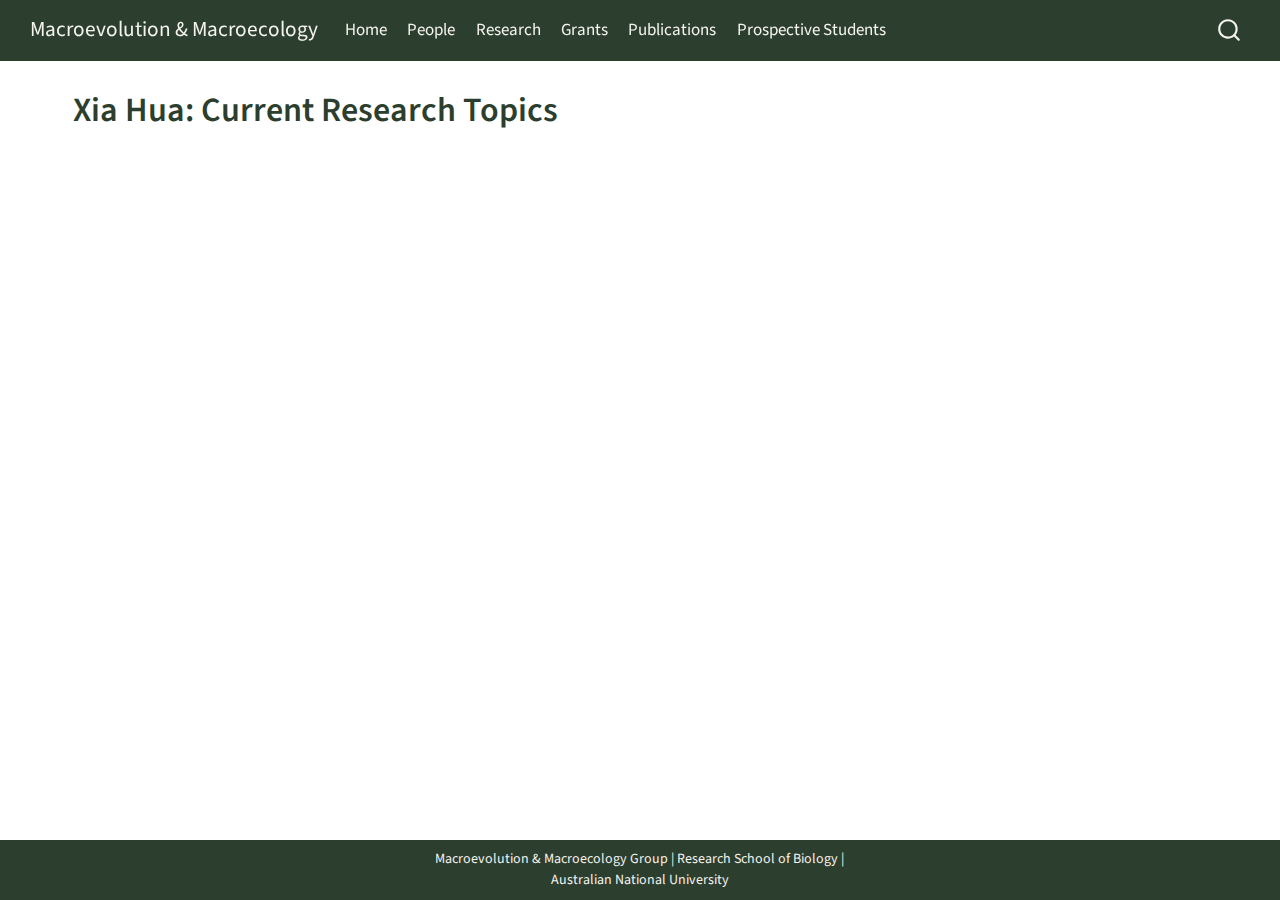
<file: docs/xia-projects.html>
<!DOCTYPE html>
<html xmlns="http://www.w3.org/1999/xhtml" lang="en" xml:lang="en"><head>

<meta charset="utf-8">
<meta name="generator" content="quarto-1.7.32">

<meta name="viewport" content="width=device-width, initial-scale=1.0, user-scalable=yes">


<title>Xia Hua: Current Research Topics – Macroevolution &amp; Macroecology</title>
<style>
code{white-space: pre-wrap;}
span.smallcaps{font-variant: small-caps;}
div.columns{display: flex; gap: min(4vw, 1.5em);}
div.column{flex: auto; overflow-x: auto;}
div.hanging-indent{margin-left: 1.5em; text-indent: -1.5em;}
ul.task-list{list-style: none;}
ul.task-list li input[type="checkbox"] {
  width: 0.8em;
  margin: 0 0.8em 0.2em -1em; /* quarto-specific, see https://github.com/quarto-dev/quarto-cli/issues/4556 */ 
  vertical-align: middle;
}
</style>


<script src="site_libs/quarto-nav/quarto-nav.js"></script>
<script src="site_libs/quarto-nav/headroom.min.js"></script>
<script src="site_libs/clipboard/clipboard.min.js"></script>
<script src="site_libs/quarto-search/autocomplete.umd.js"></script>
<script src="site_libs/quarto-search/fuse.min.js"></script>
<script src="site_libs/quarto-search/quarto-search.js"></script>
<meta name="quarto:offset" content="./">
<link href="./images/favicon.png" rel="icon" type="image/png">
<script src="site_libs/quarto-html/quarto.js" type="module"></script>
<script src="site_libs/quarto-html/tabsets/tabsets.js" type="module"></script>
<script src="site_libs/quarto-html/popper.min.js"></script>
<script src="site_libs/quarto-html/tippy.umd.min.js"></script>
<script src="site_libs/quarto-html/anchor.min.js"></script>
<link href="site_libs/quarto-html/tippy.css" rel="stylesheet">
<link href="site_libs/quarto-html/quarto-syntax-highlighting-37eea08aefeeee20ff55810ff984fec1.css" rel="stylesheet" id="quarto-text-highlighting-styles">
<script src="site_libs/bootstrap/bootstrap.min.js"></script>
<link href="site_libs/bootstrap/bootstrap-icons.css" rel="stylesheet">
<link href="site_libs/bootstrap/bootstrap-b76cdb637123fc19a789548712f38062.min.css" rel="stylesheet" append-hash="true" id="quarto-bootstrap" data-mode="light">
<script id="quarto-search-options" type="application/json">{
  "location": "navbar",
  "copy-button": false,
  "collapse-after": 3,
  "panel-placement": "end",
  "type": "overlay",
  "limit": 50,
  "keyboard-shortcut": [
    "f",
    "/",
    "s"
  ],
  "show-item-context": false,
  "language": {
    "search-no-results-text": "No results",
    "search-matching-documents-text": "matching documents",
    "search-copy-link-title": "Copy link to search",
    "search-hide-matches-text": "Hide additional matches",
    "search-more-match-text": "more match in this document",
    "search-more-matches-text": "more matches in this document",
    "search-clear-button-title": "Clear",
    "search-text-placeholder": "",
    "search-detached-cancel-button-title": "Cancel",
    "search-submit-button-title": "Submit",
    "search-label": "Search"
  }
}</script>


<link rel="stylesheet" href="styles.css">
</head>

<body class="nav-fixed quarto-light">

<div id="quarto-search-results"></div>
  <header id="quarto-header" class="headroom fixed-top">
    <nav class="navbar navbar-expand-lg " data-bs-theme="dark">
      <div class="navbar-container container-fluid">
      <div class="navbar-brand-container mx-auto">
    <a class="navbar-brand" href="./index.html">
    <span class="navbar-title">Macroevolution &amp; Macroecology</span>
    </a>
  </div>
            <div id="quarto-search" class="" title="Search"></div>
          <button class="navbar-toggler" type="button" data-bs-toggle="collapse" data-bs-target="#navbarCollapse" aria-controls="navbarCollapse" role="menu" aria-expanded="false" aria-label="Toggle navigation" onclick="if (window.quartoToggleHeadroom) { window.quartoToggleHeadroom(); }">
  <span class="navbar-toggler-icon"></span>
</button>
          <div class="collapse navbar-collapse" id="navbarCollapse">
            <ul class="navbar-nav navbar-nav-scroll me-auto">
  <li class="nav-item">
    <a class="nav-link" href="./index.html"> 
<span class="menu-text">Home</span></a>
  </li>  
  <li class="nav-item">
    <a class="nav-link" href="./people.html"> 
<span class="menu-text">People</span></a>
  </li>  
  <li class="nav-item">
    <a class="nav-link" href="./research.html"> 
<span class="menu-text">Research</span></a>
  </li>  
  <li class="nav-item">
    <a class="nav-link" href="./projects.html"> 
<span class="menu-text">Grants</span></a>
  </li>  
  <li class="nav-item">
    <a class="nav-link" href="./publications.html"> 
<span class="menu-text">Publications</span></a>
  </li>  
  <li class="nav-item">
    <a class="nav-link" href="./students.html"> 
<span class="menu-text">Prospective Students</span></a>
  </li>  
</ul>
          </div> <!-- /navcollapse -->
            <div class="quarto-navbar-tools">
</div>
      </div> <!-- /container-fluid -->
    </nav>
</header>
<!-- content -->
<div id="quarto-content" class="quarto-container page-columns page-rows-contents page-layout-full page-navbar">
<!-- sidebar -->
<!-- margin-sidebar -->
    
<!-- main -->
<main class="content column-page" id="quarto-document-content">

<header id="title-block-header" class="quarto-title-block default">
<div class="quarto-title">
<h1 class="title">Xia Hua: Current Research Topics</h1>
</div>



<div class="quarto-title-meta column-page">

    
  
    
  </div>
  


</header>


<div class="section-block">

</div>



</main> <!-- /main -->
<script id="quarto-html-after-body" type="application/javascript">
  window.document.addEventListener("DOMContentLoaded", function (event) {
    const icon = "";
    const anchorJS = new window.AnchorJS();
    anchorJS.options = {
      placement: 'right',
      icon: icon
    };
    anchorJS.add('.anchored');
    const isCodeAnnotation = (el) => {
      for (const clz of el.classList) {
        if (clz.startsWith('code-annotation-')) {                     
          return true;
        }
      }
      return false;
    }
    const onCopySuccess = function(e) {
      // button target
      const button = e.trigger;
      // don't keep focus
      button.blur();
      // flash "checked"
      button.classList.add('code-copy-button-checked');
      var currentTitle = button.getAttribute("title");
      button.setAttribute("title", "Copied!");
      let tooltip;
      if (window.bootstrap) {
        button.setAttribute("data-bs-toggle", "tooltip");
        button.setAttribute("data-bs-placement", "left");
        button.setAttribute("data-bs-title", "Copied!");
        tooltip = new bootstrap.Tooltip(button, 
          { trigger: "manual", 
            customClass: "code-copy-button-tooltip",
            offset: [0, -8]});
        tooltip.show();    
      }
      setTimeout(function() {
        if (tooltip) {
          tooltip.hide();
          button.removeAttribute("data-bs-title");
          button.removeAttribute("data-bs-toggle");
          button.removeAttribute("data-bs-placement");
        }
        button.setAttribute("title", currentTitle);
        button.classList.remove('code-copy-button-checked');
      }, 1000);
      // clear code selection
      e.clearSelection();
    }
    const getTextToCopy = function(trigger) {
        const codeEl = trigger.previousElementSibling.cloneNode(true);
        for (const childEl of codeEl.children) {
          if (isCodeAnnotation(childEl)) {
            childEl.remove();
          }
        }
        return codeEl.innerText;
    }
    const clipboard = new window.ClipboardJS('.code-copy-button:not([data-in-quarto-modal])', {
      text: getTextToCopy
    });
    clipboard.on('success', onCopySuccess);
    if (window.document.getElementById('quarto-embedded-source-code-modal')) {
      const clipboardModal = new window.ClipboardJS('.code-copy-button[data-in-quarto-modal]', {
        text: getTextToCopy,
        container: window.document.getElementById('quarto-embedded-source-code-modal')
      });
      clipboardModal.on('success', onCopySuccess);
    }
      var localhostRegex = new RegExp(/^(?:http|https):\/\/localhost\:?[0-9]*\//);
      var mailtoRegex = new RegExp(/^mailto:/);
        var filterRegex = new RegExp('/' + window.location.host + '/');
      var isInternal = (href) => {
          return filterRegex.test(href) || localhostRegex.test(href) || mailtoRegex.test(href);
      }
      // Inspect non-navigation links and adorn them if external
     var links = window.document.querySelectorAll('a[href]:not(.nav-link):not(.navbar-brand):not(.toc-action):not(.sidebar-link):not(.sidebar-item-toggle):not(.pagination-link):not(.no-external):not([aria-hidden]):not(.dropdown-item):not(.quarto-navigation-tool):not(.about-link)');
      for (var i=0; i<links.length; i++) {
        const link = links[i];
        if (!isInternal(link.href)) {
          // undo the damage that might have been done by quarto-nav.js in the case of
          // links that we want to consider external
          if (link.dataset.originalHref !== undefined) {
            link.href = link.dataset.originalHref;
          }
        }
      }
    function tippyHover(el, contentFn, onTriggerFn, onUntriggerFn) {
      const config = {
        allowHTML: true,
        maxWidth: 500,
        delay: 100,
        arrow: false,
        appendTo: function(el) {
            return el.parentElement;
        },
        interactive: true,
        interactiveBorder: 10,
        theme: 'quarto',
        placement: 'bottom-start',
      };
      if (contentFn) {
        config.content = contentFn;
      }
      if (onTriggerFn) {
        config.onTrigger = onTriggerFn;
      }
      if (onUntriggerFn) {
        config.onUntrigger = onUntriggerFn;
      }
      window.tippy(el, config); 
    }
    const noterefs = window.document.querySelectorAll('a[role="doc-noteref"]');
    for (var i=0; i<noterefs.length; i++) {
      const ref = noterefs[i];
      tippyHover(ref, function() {
        // use id or data attribute instead here
        let href = ref.getAttribute('data-footnote-href') || ref.getAttribute('href');
        try { href = new URL(href).hash; } catch {}
        const id = href.replace(/^#\/?/, "");
        const note = window.document.getElementById(id);
        if (note) {
          return note.innerHTML;
        } else {
          return "";
        }
      });
    }
    const xrefs = window.document.querySelectorAll('a.quarto-xref');
    const processXRef = (id, note) => {
      // Strip column container classes
      const stripColumnClz = (el) => {
        el.classList.remove("page-full", "page-columns");
        if (el.children) {
          for (const child of el.children) {
            stripColumnClz(child);
          }
        }
      }
      stripColumnClz(note)
      if (id === null || id.startsWith('sec-')) {
        // Special case sections, only their first couple elements
        const container = document.createElement("div");
        if (note.children && note.children.length > 2) {
          container.appendChild(note.children[0].cloneNode(true));
          for (let i = 1; i < note.children.length; i++) {
            const child = note.children[i];
            if (child.tagName === "P" && child.innerText === "") {
              continue;
            } else {
              container.appendChild(child.cloneNode(true));
              break;
            }
          }
          if (window.Quarto?.typesetMath) {
            window.Quarto.typesetMath(container);
          }
          return container.innerHTML
        } else {
          if (window.Quarto?.typesetMath) {
            window.Quarto.typesetMath(note);
          }
          return note.innerHTML;
        }
      } else {
        // Remove any anchor links if they are present
        const anchorLink = note.querySelector('a.anchorjs-link');
        if (anchorLink) {
          anchorLink.remove();
        }
        if (window.Quarto?.typesetMath) {
          window.Quarto.typesetMath(note);
        }
        if (note.classList.contains("callout")) {
          return note.outerHTML;
        } else {
          return note.innerHTML;
        }
      }
    }
    for (var i=0; i<xrefs.length; i++) {
      const xref = xrefs[i];
      tippyHover(xref, undefined, function(instance) {
        instance.disable();
        let url = xref.getAttribute('href');
        let hash = undefined; 
        if (url.startsWith('#')) {
          hash = url;
        } else {
          try { hash = new URL(url).hash; } catch {}
        }
        if (hash) {
          const id = hash.replace(/^#\/?/, "");
          const note = window.document.getElementById(id);
          if (note !== null) {
            try {
              const html = processXRef(id, note.cloneNode(true));
              instance.setContent(html);
            } finally {
              instance.enable();
              instance.show();
            }
          } else {
            // See if we can fetch this
            fetch(url.split('#')[0])
            .then(res => res.text())
            .then(html => {
              const parser = new DOMParser();
              const htmlDoc = parser.parseFromString(html, "text/html");
              const note = htmlDoc.getElementById(id);
              if (note !== null) {
                const html = processXRef(id, note);
                instance.setContent(html);
              } 
            }).finally(() => {
              instance.enable();
              instance.show();
            });
          }
        } else {
          // See if we can fetch a full url (with no hash to target)
          // This is a special case and we should probably do some content thinning / targeting
          fetch(url)
          .then(res => res.text())
          .then(html => {
            const parser = new DOMParser();
            const htmlDoc = parser.parseFromString(html, "text/html");
            const note = htmlDoc.querySelector('main.content');
            if (note !== null) {
              // This should only happen for chapter cross references
              // (since there is no id in the URL)
              // remove the first header
              if (note.children.length > 0 && note.children[0].tagName === "HEADER") {
                note.children[0].remove();
              }
              const html = processXRef(null, note);
              instance.setContent(html);
            } 
          }).finally(() => {
            instance.enable();
            instance.show();
          });
        }
      }, function(instance) {
      });
    }
        let selectedAnnoteEl;
        const selectorForAnnotation = ( cell, annotation) => {
          let cellAttr = 'data-code-cell="' + cell + '"';
          let lineAttr = 'data-code-annotation="' +  annotation + '"';
          const selector = 'span[' + cellAttr + '][' + lineAttr + ']';
          return selector;
        }
        const selectCodeLines = (annoteEl) => {
          const doc = window.document;
          const targetCell = annoteEl.getAttribute("data-target-cell");
          const targetAnnotation = annoteEl.getAttribute("data-target-annotation");
          const annoteSpan = window.document.querySelector(selectorForAnnotation(targetCell, targetAnnotation));
          const lines = annoteSpan.getAttribute("data-code-lines").split(",");
          const lineIds = lines.map((line) => {
            return targetCell + "-" + line;
          })
          let top = null;
          let height = null;
          let parent = null;
          if (lineIds.length > 0) {
              //compute the position of the single el (top and bottom and make a div)
              const el = window.document.getElementById(lineIds[0]);
              top = el.offsetTop;
              height = el.offsetHeight;
              parent = el.parentElement.parentElement;
            if (lineIds.length > 1) {
              const lastEl = window.document.getElementById(lineIds[lineIds.length - 1]);
              const bottom = lastEl.offsetTop + lastEl.offsetHeight;
              height = bottom - top;
            }
            if (top !== null && height !== null && parent !== null) {
              // cook up a div (if necessary) and position it 
              let div = window.document.getElementById("code-annotation-line-highlight");
              if (div === null) {
                div = window.document.createElement("div");
                div.setAttribute("id", "code-annotation-line-highlight");
                div.style.position = 'absolute';
                parent.appendChild(div);
              }
              div.style.top = top - 2 + "px";
              div.style.height = height + 4 + "px";
              div.style.left = 0;
              let gutterDiv = window.document.getElementById("code-annotation-line-highlight-gutter");
              if (gutterDiv === null) {
                gutterDiv = window.document.createElement("div");
                gutterDiv.setAttribute("id", "code-annotation-line-highlight-gutter");
                gutterDiv.style.position = 'absolute';
                const codeCell = window.document.getElementById(targetCell);
                const gutter = codeCell.querySelector('.code-annotation-gutter');
                gutter.appendChild(gutterDiv);
              }
              gutterDiv.style.top = top - 2 + "px";
              gutterDiv.style.height = height + 4 + "px";
            }
            selectedAnnoteEl = annoteEl;
          }
        };
        const unselectCodeLines = () => {
          const elementsIds = ["code-annotation-line-highlight", "code-annotation-line-highlight-gutter"];
          elementsIds.forEach((elId) => {
            const div = window.document.getElementById(elId);
            if (div) {
              div.remove();
            }
          });
          selectedAnnoteEl = undefined;
        };
          // Handle positioning of the toggle
      window.addEventListener(
        "resize",
        throttle(() => {
          elRect = undefined;
          if (selectedAnnoteEl) {
            selectCodeLines(selectedAnnoteEl);
          }
        }, 10)
      );
      function throttle(fn, ms) {
      let throttle = false;
      let timer;
        return (...args) => {
          if(!throttle) { // first call gets through
              fn.apply(this, args);
              throttle = true;
          } else { // all the others get throttled
              if(timer) clearTimeout(timer); // cancel #2
              timer = setTimeout(() => {
                fn.apply(this, args);
                timer = throttle = false;
              }, ms);
          }
        };
      }
        // Attach click handler to the DT
        const annoteDls = window.document.querySelectorAll('dt[data-target-cell]');
        for (const annoteDlNode of annoteDls) {
          annoteDlNode.addEventListener('click', (event) => {
            const clickedEl = event.target;
            if (clickedEl !== selectedAnnoteEl) {
              unselectCodeLines();
              const activeEl = window.document.querySelector('dt[data-target-cell].code-annotation-active');
              if (activeEl) {
                activeEl.classList.remove('code-annotation-active');
              }
              selectCodeLines(clickedEl);
              clickedEl.classList.add('code-annotation-active');
            } else {
              // Unselect the line
              unselectCodeLines();
              clickedEl.classList.remove('code-annotation-active');
            }
          });
        }
    const findCites = (el) => {
      const parentEl = el.parentElement;
      if (parentEl) {
        const cites = parentEl.dataset.cites;
        if (cites) {
          return {
            el,
            cites: cites.split(' ')
          };
        } else {
          return findCites(el.parentElement)
        }
      } else {
        return undefined;
      }
    };
    var bibliorefs = window.document.querySelectorAll('a[role="doc-biblioref"]');
    for (var i=0; i<bibliorefs.length; i++) {
      const ref = bibliorefs[i];
      const citeInfo = findCites(ref);
      if (citeInfo) {
        tippyHover(citeInfo.el, function() {
          var popup = window.document.createElement('div');
          citeInfo.cites.forEach(function(cite) {
            var citeDiv = window.document.createElement('div');
            citeDiv.classList.add('hanging-indent');
            citeDiv.classList.add('csl-entry');
            var biblioDiv = window.document.getElementById('ref-' + cite);
            if (biblioDiv) {
              citeDiv.innerHTML = biblioDiv.innerHTML;
            }
            popup.appendChild(citeDiv);
          });
          return popup.innerHTML;
        });
      }
    }
  });
  </script>
</div> <!-- /content -->
<footer class="footer">
  <div class="nav-footer">
    <div class="nav-footer-left">
      &nbsp;
    </div>   
    <div class="nav-footer-center">
<p>Macroevolution &amp; Macroecology Group | Research School of Biology | Australian National University</p>
</div>
    <div class="nav-footer-right">
      &nbsp;
    </div>
  </div>
</footer>




</body></html>
</file>
<file: docs/site_libs/quarto-html/tippy.css>
.tippy-box[data-animation=fade][data-state=hidden]{opacity:0}[data-tippy-root]{max-width:calc(100vw - 10px)}.tippy-box{position:relative;background-color:#333;color:#fff;border-radius:4px;font-size:14px;line-height:1.4;white-space:normal;outline:0;transition-property:transform,visibility,opacity}.tippy-box[data-placement^=top]>.tippy-arrow{bottom:0}.tippy-box[data-placement^=top]>.tippy-arrow:before{bottom:-7px;left:0;border-width:8px 8px 0;border-top-color:initial;transform-origin:center top}.tippy-box[data-placement^=bottom]>.tippy-arrow{top:0}.tippy-box[data-placement^=bottom]>.tippy-arrow:before{top:-7px;left:0;border-width:0 8px 8px;border-bottom-color:initial;transform-origin:center bottom}.tippy-box[data-placement^=left]>.tippy-arrow{right:0}.tippy-box[data-placement^=left]>.tippy-arrow:before{border-width:8px 0 8px 8px;border-left-color:initial;right:-7px;transform-origin:center left}.tippy-box[data-placement^=right]>.tippy-arrow{left:0}.tippy-box[data-placement^=right]>.tippy-arrow:before{left:-7px;border-width:8px 8px 8px 0;border-right-color:initial;transform-origin:center right}.tippy-box[data-inertia][data-state=visible]{transition-timing-function:cubic-bezier(.54,1.5,.38,1.11)}.tippy-arrow{width:16px;height:16px;color:#333}.tippy-arrow:before{content:"";position:absolute;border-color:transparent;border-style:solid}.tippy-content{position:relative;padding:5px 9px;z-index:1}
</file>
<file: docs/site_libs/quarto-html/quarto-syntax-highlighting-37eea08aefeeee20ff55810ff984fec1.css>
/* quarto syntax highlight colors */
:root {
  --quarto-hl-ot-color: #003B4F;
  --quarto-hl-at-color: #657422;
  --quarto-hl-ss-color: #20794D;
  --quarto-hl-an-color: #5E5E5E;
  --quarto-hl-fu-color: #4758AB;
  --quarto-hl-st-color: #20794D;
  --quarto-hl-cf-color: #003B4F;
  --quarto-hl-op-color: #5E5E5E;
  --quarto-hl-er-color: #AD0000;
  --quarto-hl-bn-color: #AD0000;
  --quarto-hl-al-color: #AD0000;
  --quarto-hl-va-color: #111111;
  --quarto-hl-bu-color: inherit;
  --quarto-hl-ex-color: inherit;
  --quarto-hl-pp-color: #AD0000;
  --quarto-hl-in-color: #5E5E5E;
  --quarto-hl-vs-color: #20794D;
  --quarto-hl-wa-color: #5E5E5E;
  --quarto-hl-do-color: #5E5E5E;
  --quarto-hl-im-color: #00769E;
  --quarto-hl-ch-color: #20794D;
  --quarto-hl-dt-color: #AD0000;
  --quarto-hl-fl-color: #AD0000;
  --quarto-hl-co-color: #5E5E5E;
  --quarto-hl-cv-color: #5E5E5E;
  --quarto-hl-cn-color: #8f5902;
  --quarto-hl-sc-color: #5E5E5E;
  --quarto-hl-dv-color: #AD0000;
  --quarto-hl-kw-color: #003B4F;
}

/* other quarto variables */
:root {
  --quarto-font-monospace: SFMono-Regular, Menlo, Monaco, Consolas, "Liberation Mono", "Courier New", monospace;
}

/* syntax highlight based on Pandoc's rules */
pre > code.sourceCode > span {
  color: #003B4F;
}

code.sourceCode > span {
  color: #003B4F;
}

div.sourceCode,
div.sourceCode pre.sourceCode {
  color: #003B4F;
}

/* Normal */
code span {
  color: #003B4F;
}

/* Alert */
code span.al {
  color: #AD0000;
  font-style: inherit;
}

/* Annotation */
code span.an {
  color: #5E5E5E;
  font-style: inherit;
}

/* Attribute */
code span.at {
  color: #657422;
  font-style: inherit;
}

/* BaseN */
code span.bn {
  color: #AD0000;
  font-style: inherit;
}

/* BuiltIn */
code span.bu {
  font-style: inherit;
}

/* ControlFlow */
code span.cf {
  color: #003B4F;
  font-weight: bold;
  font-style: inherit;
}

/* Char */
code span.ch {
  color: #20794D;
  font-style: inherit;
}

/* Constant */
code span.cn {
  color: #8f5902;
  font-style: inherit;
}

/* Comment */
code span.co {
  color: #5E5E5E;
  font-style: inherit;
}

/* CommentVar */
code span.cv {
  color: #5E5E5E;
  font-style: italic;
}

/* Documentation */
code span.do {
  color: #5E5E5E;
  font-style: italic;
}

/* DataType */
code span.dt {
  color: #AD0000;
  font-style: inherit;
}

/* DecVal */
code span.dv {
  color: #AD0000;
  font-style: inherit;
}

/* Error */
code span.er {
  color: #AD0000;
  font-style: inherit;
}

/* Extension */
code span.ex {
  font-style: inherit;
}

/* Float */
code span.fl {
  color: #AD0000;
  font-style: inherit;
}

/* Function */
code span.fu {
  color: #4758AB;
  font-style: inherit;
}

/* Import */
code span.im {
  color: #00769E;
  font-style: inherit;
}

/* Information */
code span.in {
  color: #5E5E5E;
  font-style: inherit;
}

/* Keyword */
code span.kw {
  color: #003B4F;
  font-weight: bold;
  font-style: inherit;
}

/* Operator */
code span.op {
  color: #5E5E5E;
  font-style: inherit;
}

/* Other */
code span.ot {
  color: #003B4F;
  font-style: inherit;
}

/* Preprocessor */
code span.pp {
  color: #AD0000;
  font-style: inherit;
}

/* SpecialChar */
code span.sc {
  color: #5E5E5E;
  font-style: inherit;
}

/* SpecialString */
code span.ss {
  color: #20794D;
  font-style: inherit;
}

/* String */
code span.st {
  color: #20794D;
  font-style: inherit;
}

/* Variable */
code span.va {
  color: #111111;
  font-style: inherit;
}

/* VerbatimString */
code span.vs {
  color: #20794D;
  font-style: inherit;
}

/* Warning */
code span.wa {
  color: #5E5E5E;
  font-style: italic;
}

.prevent-inlining {
  content: "</";
}

/*# sourceMappingURL=27d3d809615f7771493d095567f04340.css.map */
</file>
<file: docs/styles.css>
/* Additional CSS overrides - keep minimal, prefer styles.scss */
</file>
<file: docs/site_libs/quarto-html/quarto-syntax-highlighting-ed96de9b727972fe78a7b5d16c58bf87.css>
/* quarto syntax highlight colors */
:root {
  --quarto-hl-ot-color: #003B4F;
  --quarto-hl-at-color: #657422;
  --quarto-hl-ss-color: #20794D;
  --quarto-hl-an-color: #5E5E5E;
  --quarto-hl-fu-color: #4758AB;
  --quarto-hl-st-color: #20794D;
  --quarto-hl-cf-color: #003B4F;
  --quarto-hl-op-color: #5E5E5E;
  --quarto-hl-er-color: #AD0000;
  --quarto-hl-bn-color: #AD0000;
  --quarto-hl-al-color: #AD0000;
  --quarto-hl-va-color: #111111;
  --quarto-hl-bu-color: inherit;
  --quarto-hl-ex-color: inherit;
  --quarto-hl-pp-color: #AD0000;
  --quarto-hl-in-color: #5E5E5E;
  --quarto-hl-vs-color: #20794D;
  --quarto-hl-wa-color: #5E5E5E;
  --quarto-hl-do-color: #5E5E5E;
  --quarto-hl-im-color: #00769E;
  --quarto-hl-ch-color: #20794D;
  --quarto-hl-dt-color: #AD0000;
  --quarto-hl-fl-color: #AD0000;
  --quarto-hl-co-color: #5E5E5E;
  --quarto-hl-cv-color: #5E5E5E;
  --quarto-hl-cn-color: #8f5902;
  --quarto-hl-sc-color: #5E5E5E;
  --quarto-hl-dv-color: #AD0000;
  --quarto-hl-kw-color: #003B4F;
}

/* other quarto variables */
:root {
  --quarto-font-monospace: SFMono-Regular, Menlo, Monaco, Consolas, "Liberation Mono", "Courier New", monospace;
}

/* syntax highlight based on Pandoc's rules */
pre > code.sourceCode > span {
  color: #003B4F;
}

code.sourceCode > span {
  color: #003B4F;
}

div.sourceCode,
div.sourceCode pre.sourceCode {
  color: #003B4F;
}

/* Normal */
code span {
  color: #003B4F;
}

/* Alert */
code span.al {
  color: #AD0000;
  font-style: inherit;
}

/* Annotation */
code span.an {
  color: #5E5E5E;
  font-style: inherit;
}

/* Attribute */
code span.at {
  color: #657422;
  font-style: inherit;
}

/* BaseN */
code span.bn {
  color: #AD0000;
  font-style: inherit;
}

/* BuiltIn */
code span.bu {
  font-style: inherit;
}

/* ControlFlow */
code span.cf {
  color: #003B4F;
  font-weight: bold;
  font-style: inherit;
}

/* Char */
code span.ch {
  color: #20794D;
  font-style: inherit;
}

/* Constant */
code span.cn {
  color: #8f5902;
  font-style: inherit;
}

/* Comment */
code span.co {
  color: #5E5E5E;
  font-style: inherit;
}

/* CommentVar */
code span.cv {
  color: #5E5E5E;
  font-style: italic;
}

/* Documentation */
code span.do {
  color: #5E5E5E;
  font-style: italic;
}

/* DataType */
code span.dt {
  color: #AD0000;
  font-style: inherit;
}

/* DecVal */
code span.dv {
  color: #AD0000;
  font-style: inherit;
}

/* Error */
code span.er {
  color: #AD0000;
  font-style: inherit;
}

/* Extension */
code span.ex {
  font-style: inherit;
}

/* Float */
code span.fl {
  color: #AD0000;
  font-style: inherit;
}

/* Function */
code span.fu {
  color: #4758AB;
  font-style: inherit;
}

/* Import */
code span.im {
  color: #00769E;
  font-style: inherit;
}

/* Information */
code span.in {
  color: #5E5E5E;
  font-style: inherit;
}

/* Keyword */
code span.kw {
  color: #003B4F;
  font-weight: bold;
  font-style: inherit;
}

/* Operator */
code span.op {
  color: #5E5E5E;
  font-style: inherit;
}

/* Other */
code span.ot {
  color: #003B4F;
  font-style: inherit;
}

/* Preprocessor */
code span.pp {
  color: #AD0000;
  font-style: inherit;
}

/* SpecialChar */
code span.sc {
  color: #5E5E5E;
  font-style: inherit;
}

/* SpecialString */
code span.ss {
  color: #20794D;
  font-style: inherit;
}

/* String */
code span.st {
  color: #20794D;
  font-style: inherit;
}

/* Variable */
code span.va {
  color: #111111;
  font-style: inherit;
}

/* VerbatimString */
code span.vs {
  color: #20794D;
  font-style: inherit;
}

/* Warning */
code span.wa {
  color: #5E5E5E;
  font-style: italic;
}

.prevent-inlining {
  content: "</";
}

/*# sourceMappingURL=0920dd6d7437995b8cdf7429764427b1.css.map */
</file>
